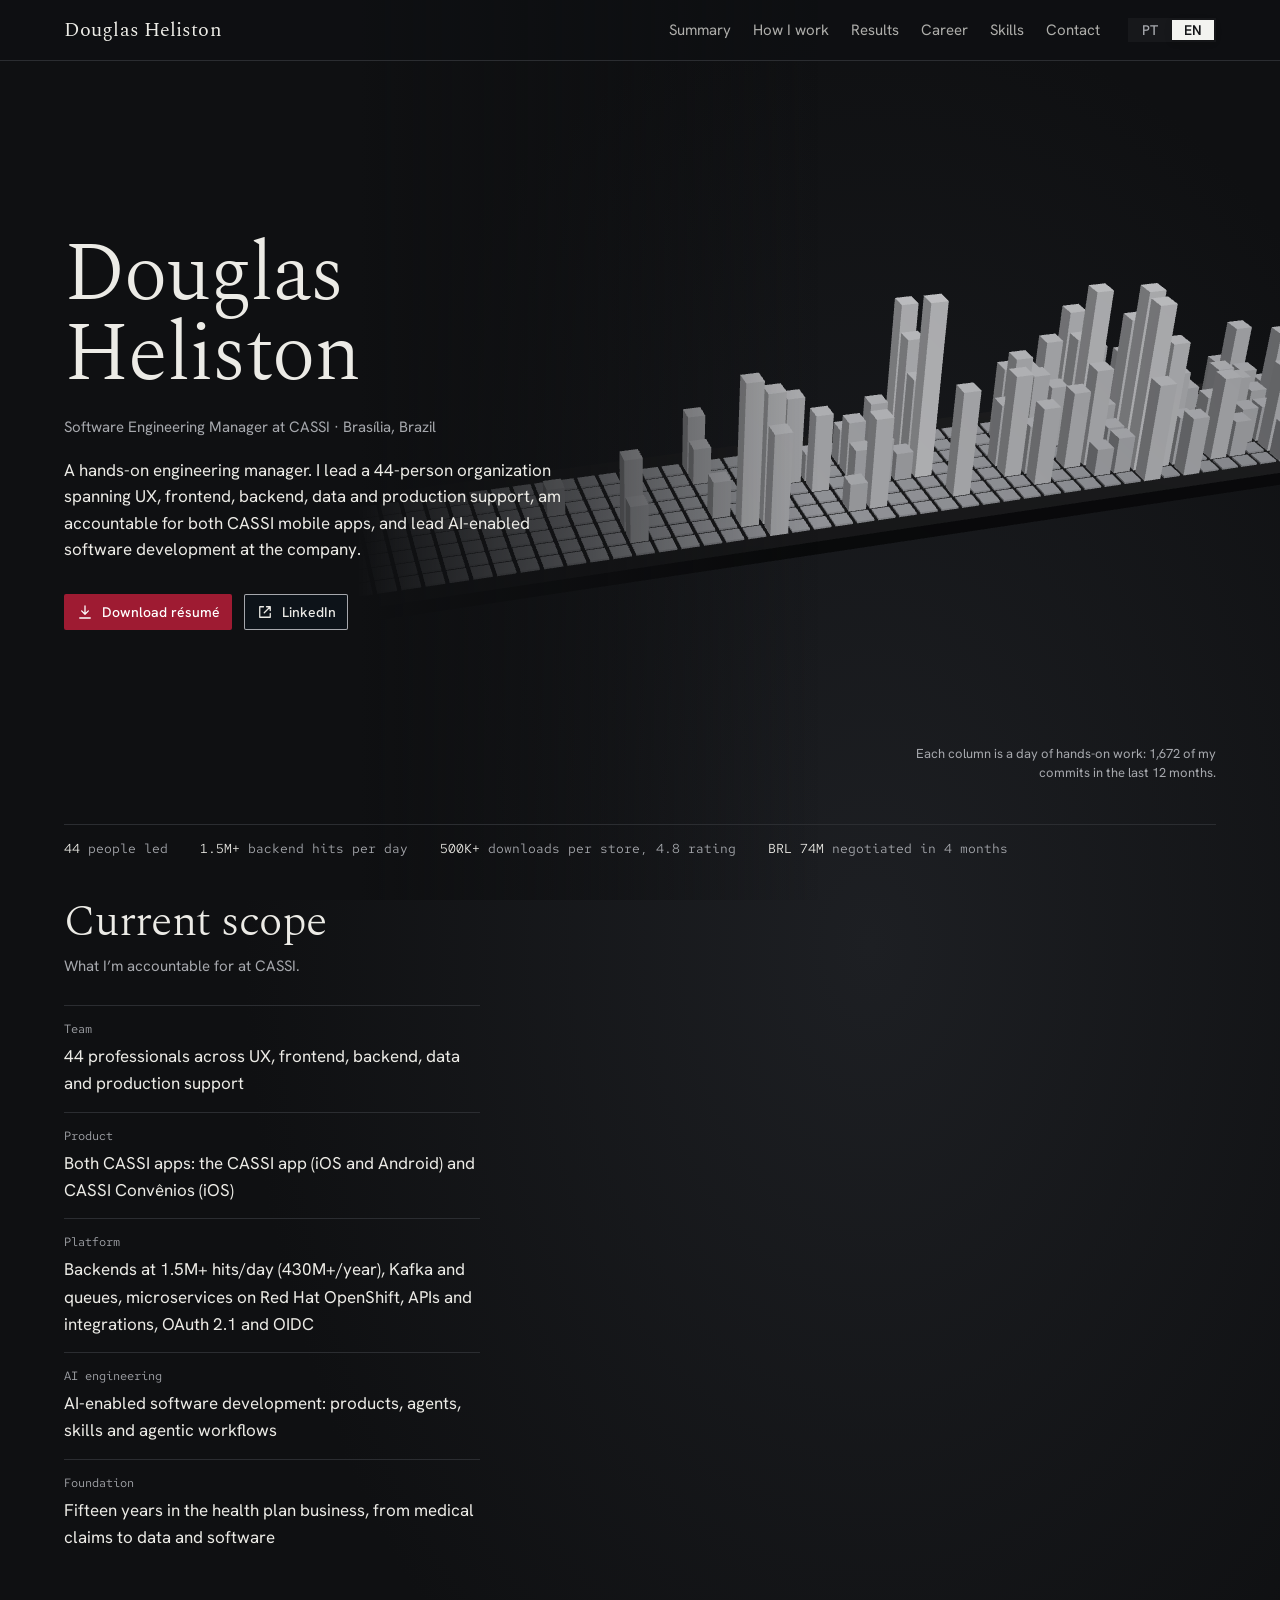
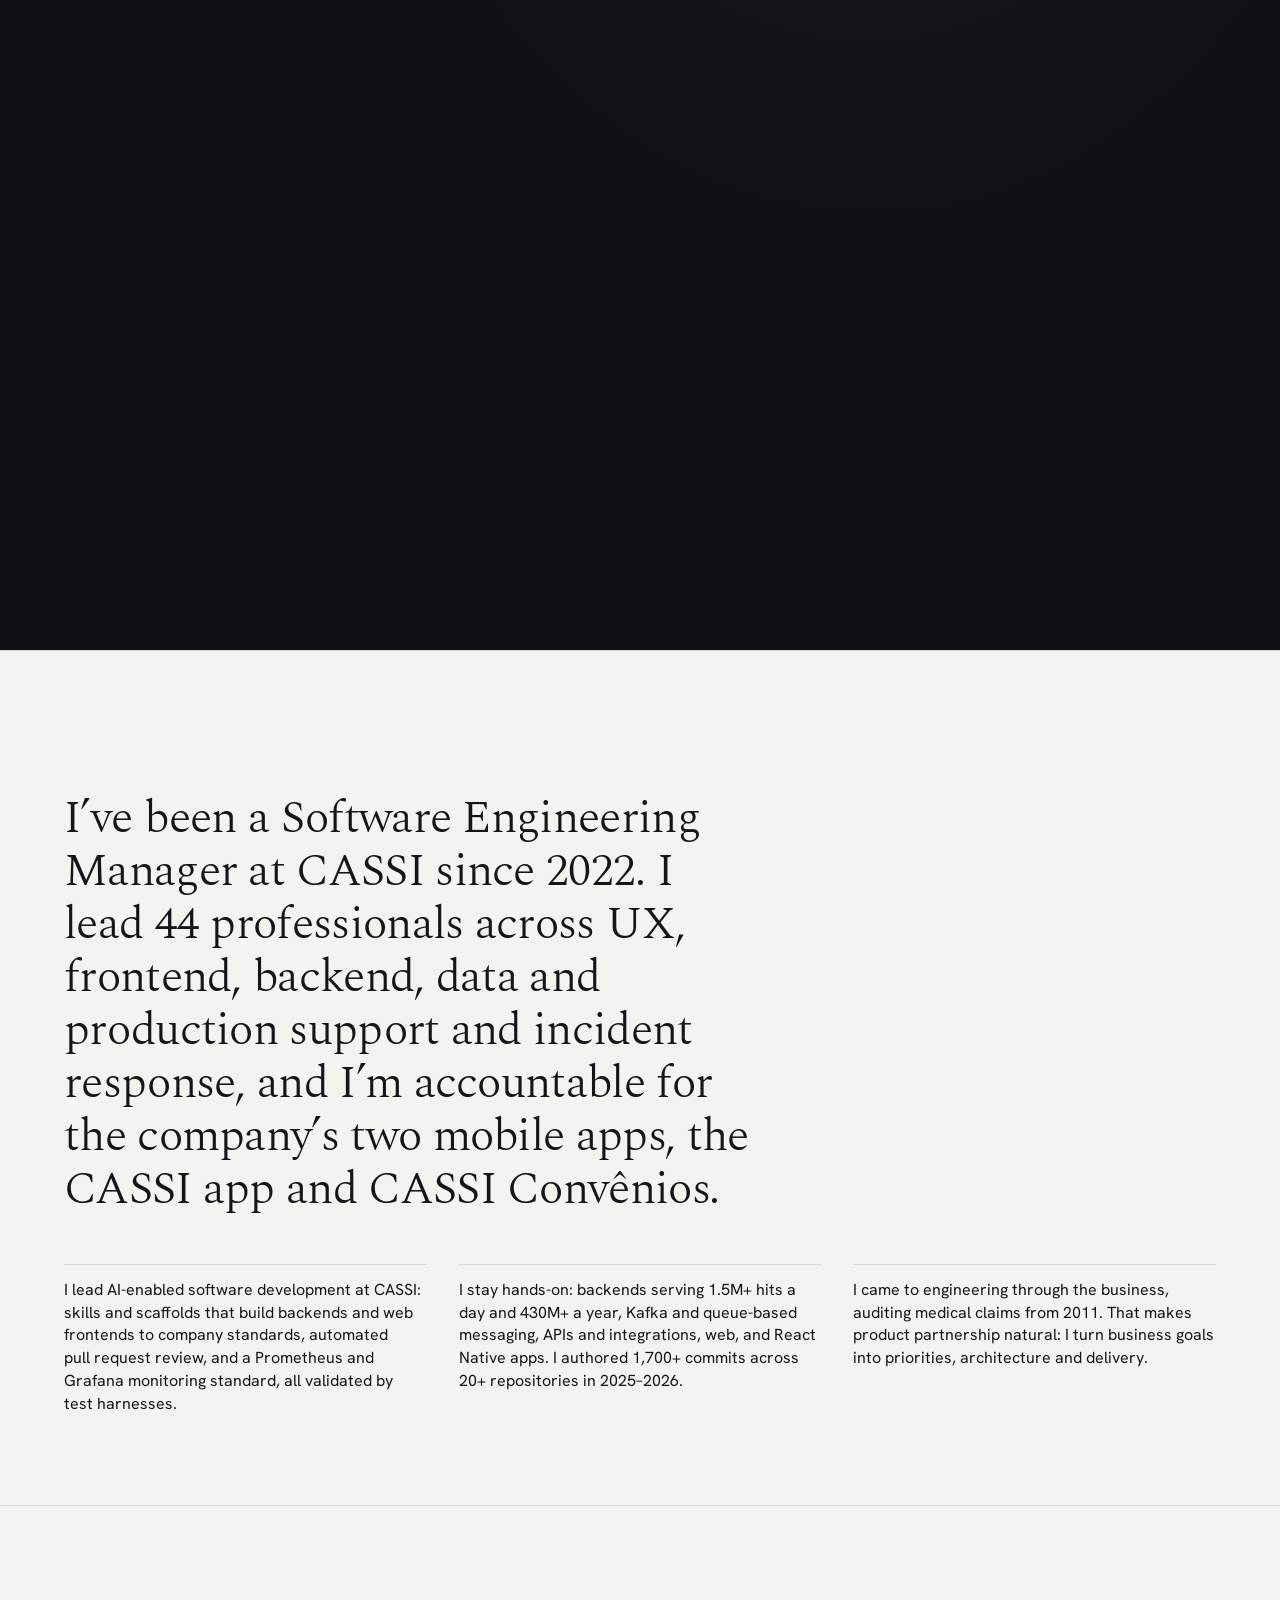
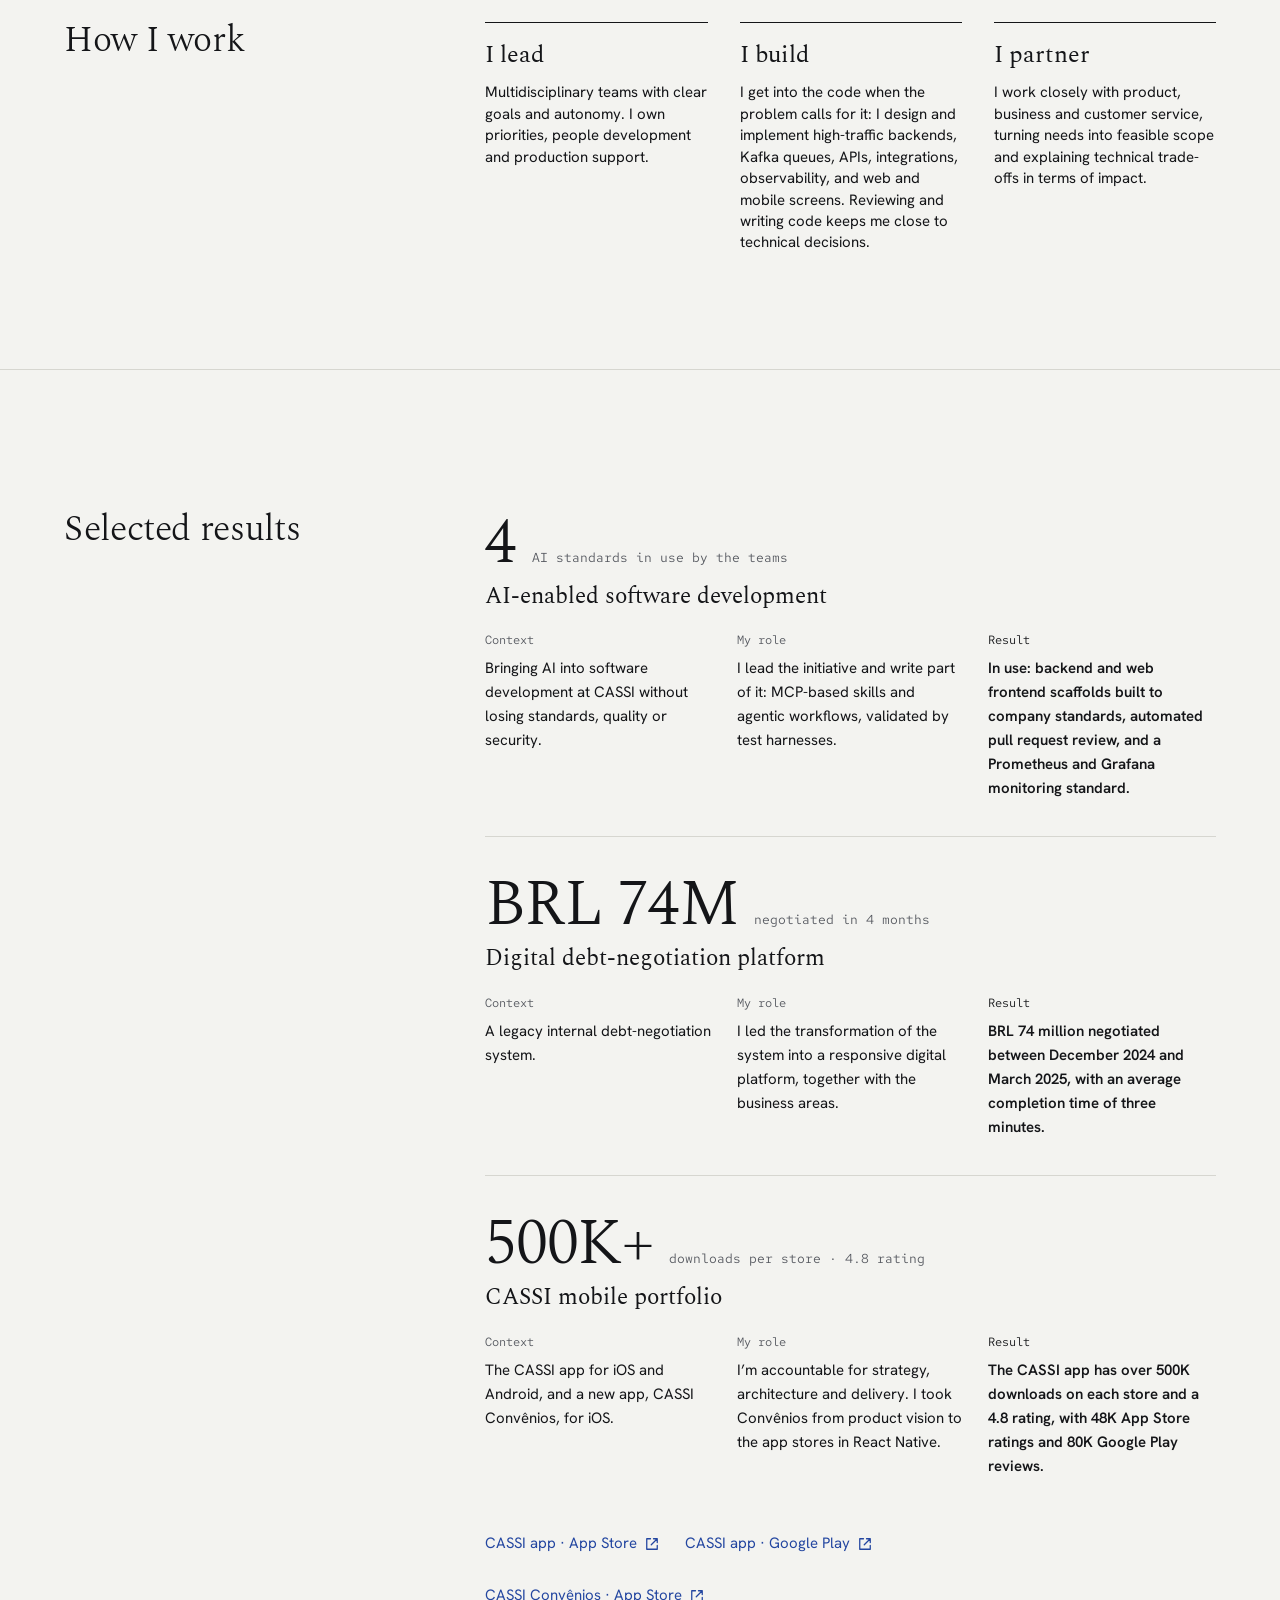
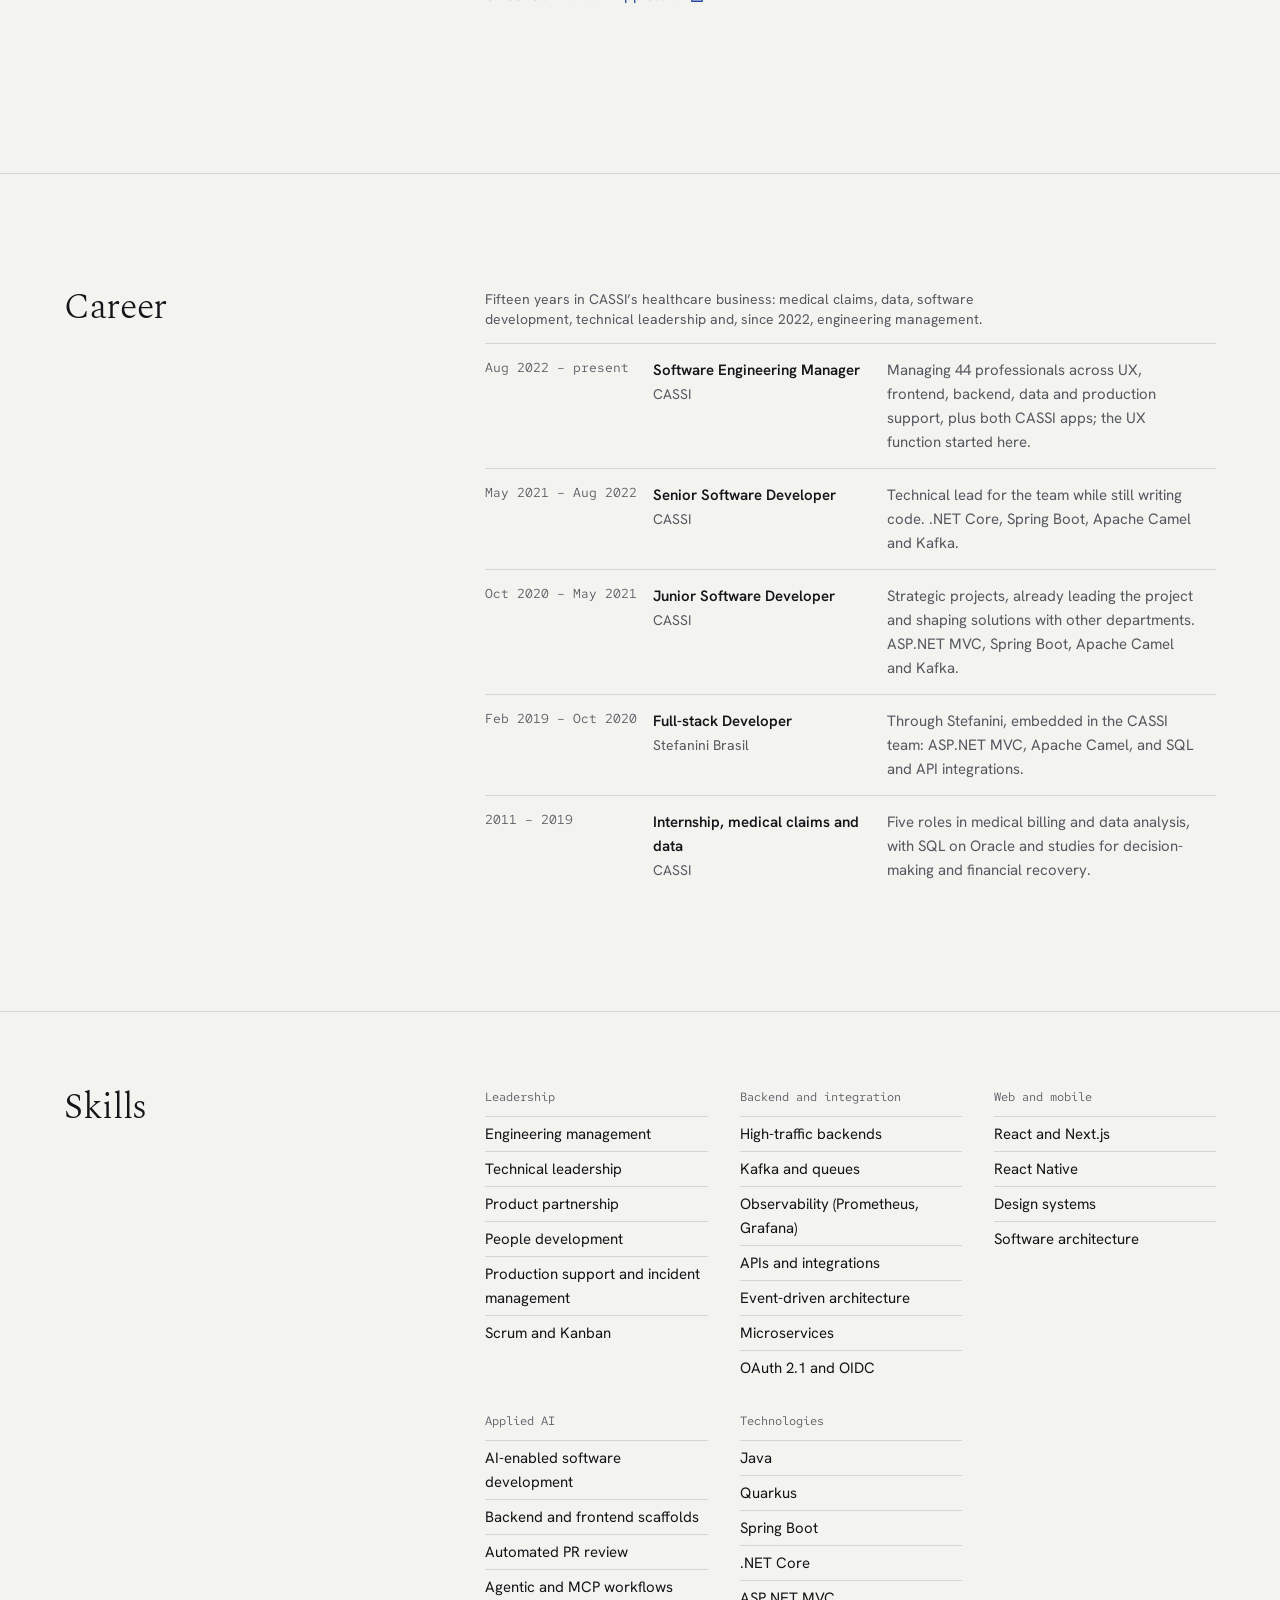
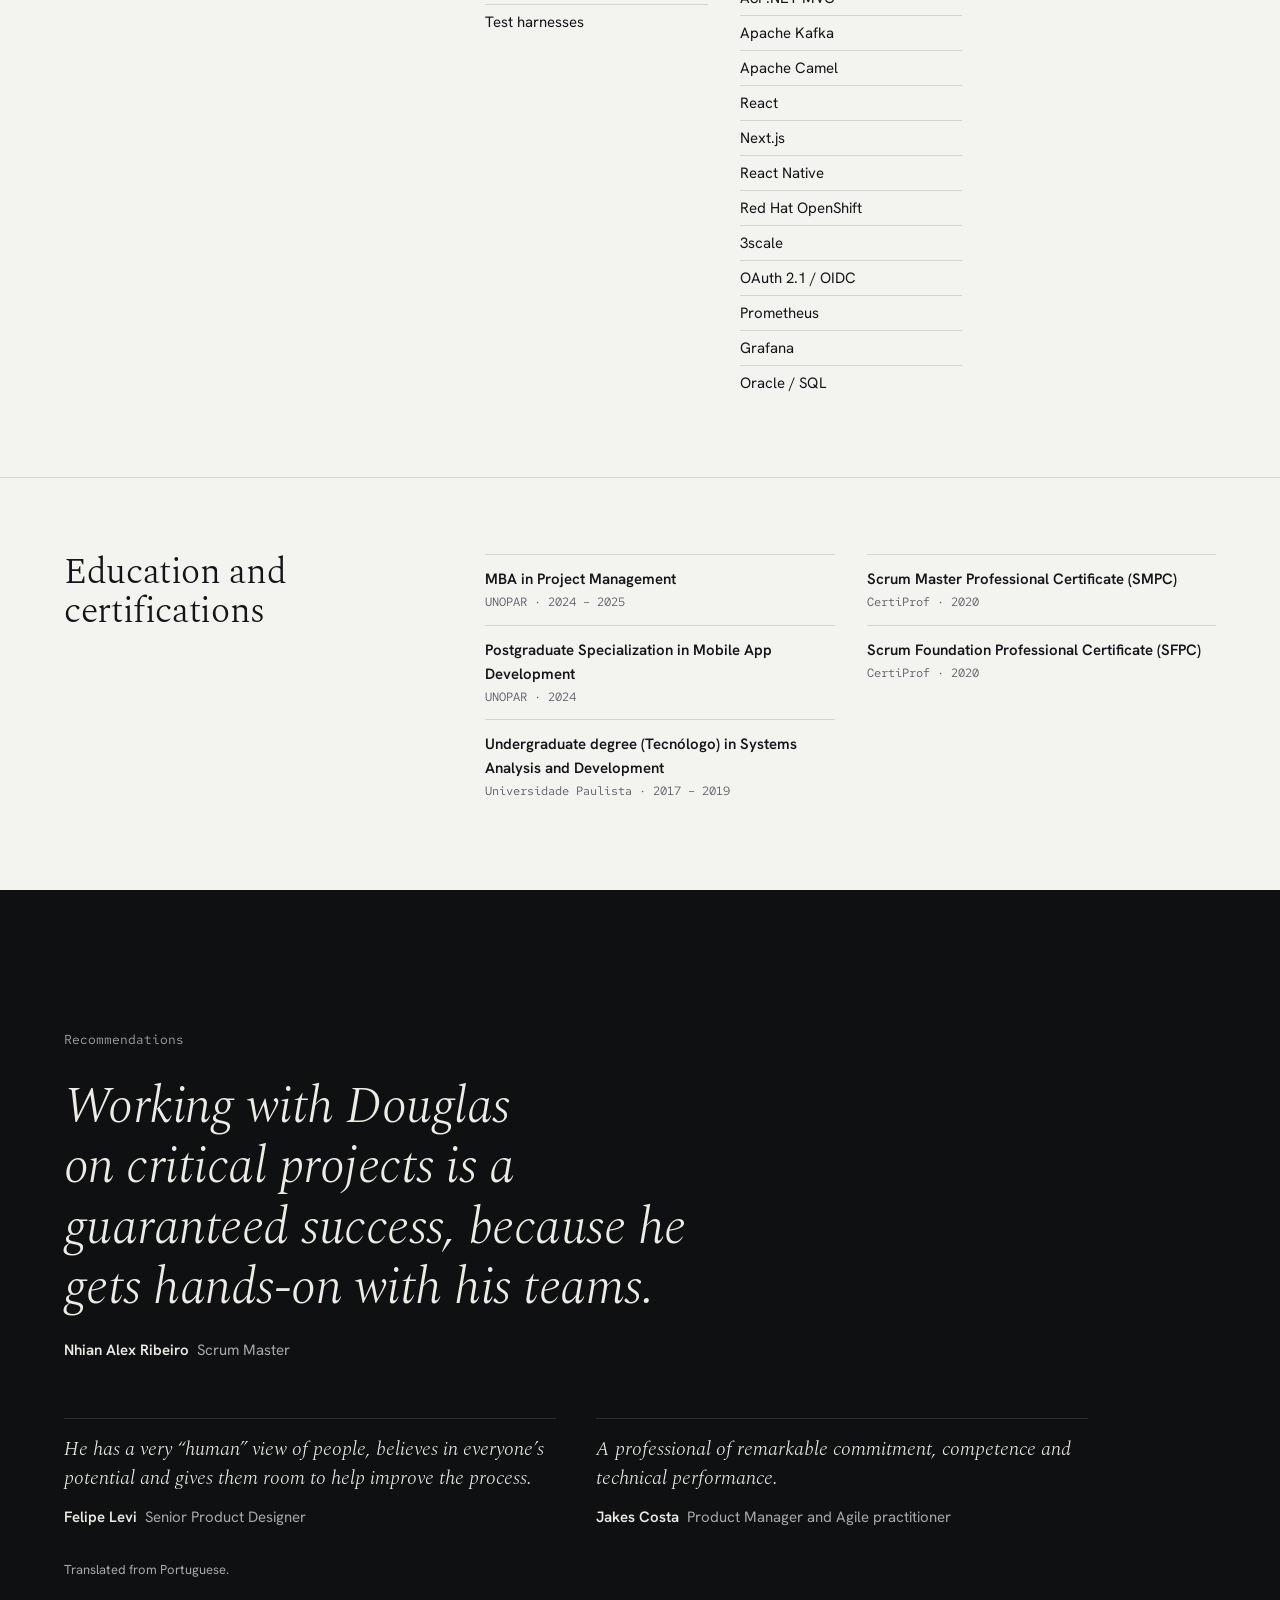
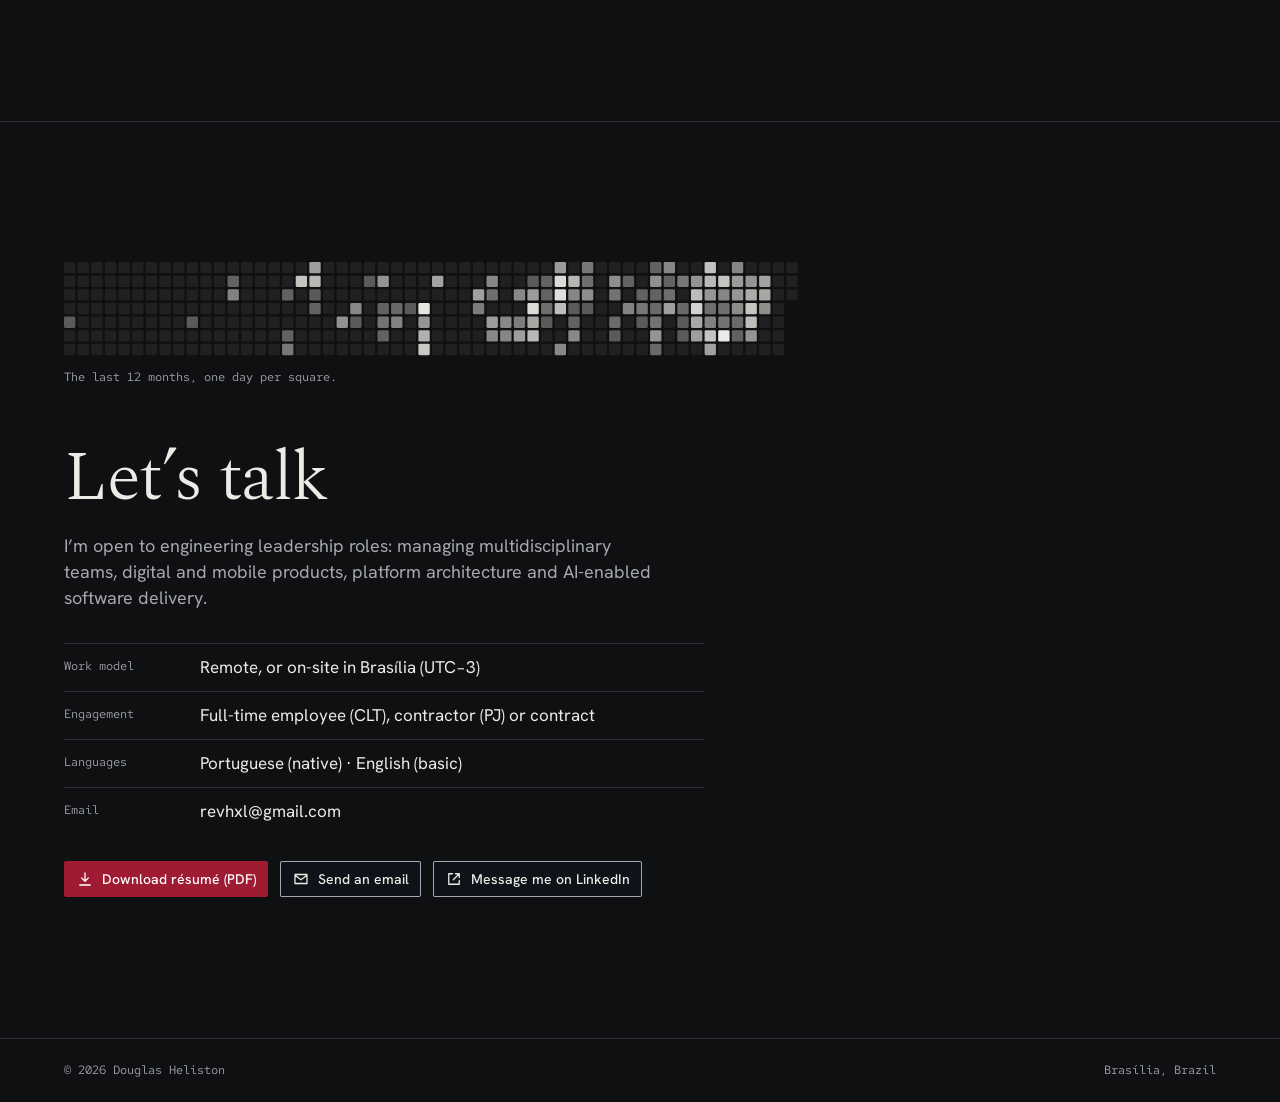
<file: index.html>
<!doctype html>
<html lang="pt-BR">
  <head>
    <meta charset="UTF-8" />
    <meta name="viewport" content="width=device-width, initial-scale=1" />
    <title>Douglas Heliston · Software Engineering Manager</title>
    <meta name="description" content="Software Engineering Manager na CASSI. Lidero 44 profissionais em times de UX, frontend, backend, dados e sustentação de incidentes, e os dois apps da CASSI." />
    <meta name="author" content="Douglas Heliston" />
    <meta name="theme-color" content="#0f1012" />
    <!-- compartilhamento (LinkedIn, WhatsApp, Slack) -->
    <meta property="og:type" content="profile" />
    <meta property="og:title" content="Douglas Heliston · Software Engineering Manager" />
    <meta property="og:description" content="Engineering Manager com mão no código na CASSI: 44 profissionais de UX, frontend, backend, dados e sustentação, e desenvolvimento de software com IA. App com 500 mil+ downloads por loja e nota 4,8; R$ 74 mi negociados em 4 meses." />
    <link rel="canonical" href="https://douglasheliston.github.io/" />
    <meta property="og:url" content="https://douglasheliston.github.io/" />
    <meta property="og:image" content="https://douglasheliston.github.io/og.jpg" />
    <meta property="og:image:width" content="1200" />
    <meta property="og:image:height" content="630" />
    <meta property="og:locale" content="pt_BR" />
    <meta property="og:locale:alternate" content="en_US" />
    <meta property="profile:first_name" content="Douglas" />
    <meta property="profile:last_name" content="Heliston" />
    <meta name="twitter:card" content="summary_large_image" />
    <link rel="icon" href="data:image/svg+xml,%3Csvg xmlns='http://www.w3.org/2000/svg' viewBox='0 0 100 100'%3E%3Crect width='100' height='100' rx='18' fill='%230f1012'/%3E%3Ccircle cx='50' cy='50' r='30' fill='none' stroke='%23c4c7cd' stroke-width='6'/%3E%3Ccircle cx='50' cy='50' r='7' fill='%239e1b32'/%3E%3C/svg%3E" />
    <script type="application/ld+json">
      {
        "@context": "https://schema.org",
        "@type": "ProfilePage",
        "mainEntity": {
        "@type": "Person",
        "name": "Douglas Heliston",
        "jobTitle": "Software Engineering Manager",
        "email": "mailto:revhxl@gmail.com",
        "knowsLanguage": ["pt-BR", "en"],
        "worksFor": { "@type": "Organization", "name": "CASSI" },
        "address": { "@type": "PostalAddress", "addressLocality": "Brasília", "addressRegion": "DF", "addressCountry": "BR" },
        "sameAs": ["https://www.linkedin.com/in/douglas-heliston-9a603349/"],
        "alumniOf": [{ "@type": "CollegeOrUniversity", "name": "UNOPAR" }, { "@type": "CollegeOrUniversity", "name": "Universidade Paulista" }],
        "knowsAbout": ["Engineering management", "Software architecture", "Platform engineering", "Mobile apps", "React Native", "Java", "Quarkus", "Apache Kafka", "Red Hat OpenShift", "AI-assisted software engineering"]
        }
      }
    </script>
    <script type="module" crossorigin src="./assets/main-DsLvBL5i.js"></script>
    <link rel="modulepreload" crossorigin href="./assets/jsx-runtime-Wy9s6hX0.js">
    <link rel="modulepreload" crossorigin href="./assets/lang-heZiEwDN.js">
    <link rel="stylesheet" crossorigin href="./assets/main-uzViZn7N.css">
  </head>
  <body>
    <div id="root"></div>
    <noscript>
      <h1>Douglas Heliston</h1>
      <p>Software Engineering Manager na CASSI. Lidero 44 profissionais em times de UX, frontend, backend, dados e sustentação de incidentes, e os dois apps da CASSI. App CASSI com mais de 500 mil downloads por loja e nota 4,8; plataforma digital de negociação de débitos com R$ 74 milhões negociados em quatro meses.</p>
      <p><a href="cv/douglas-heliston-curriculo.pdf">Currículo (PDF)</a> · <a href="https://www.linkedin.com/in/douglas-heliston-9a603349/">LinkedIn</a> · <a href="mailto:revhxl@gmail.com">revhxl@gmail.com</a></p>
    </noscript>
  </body>
</html>
</file>
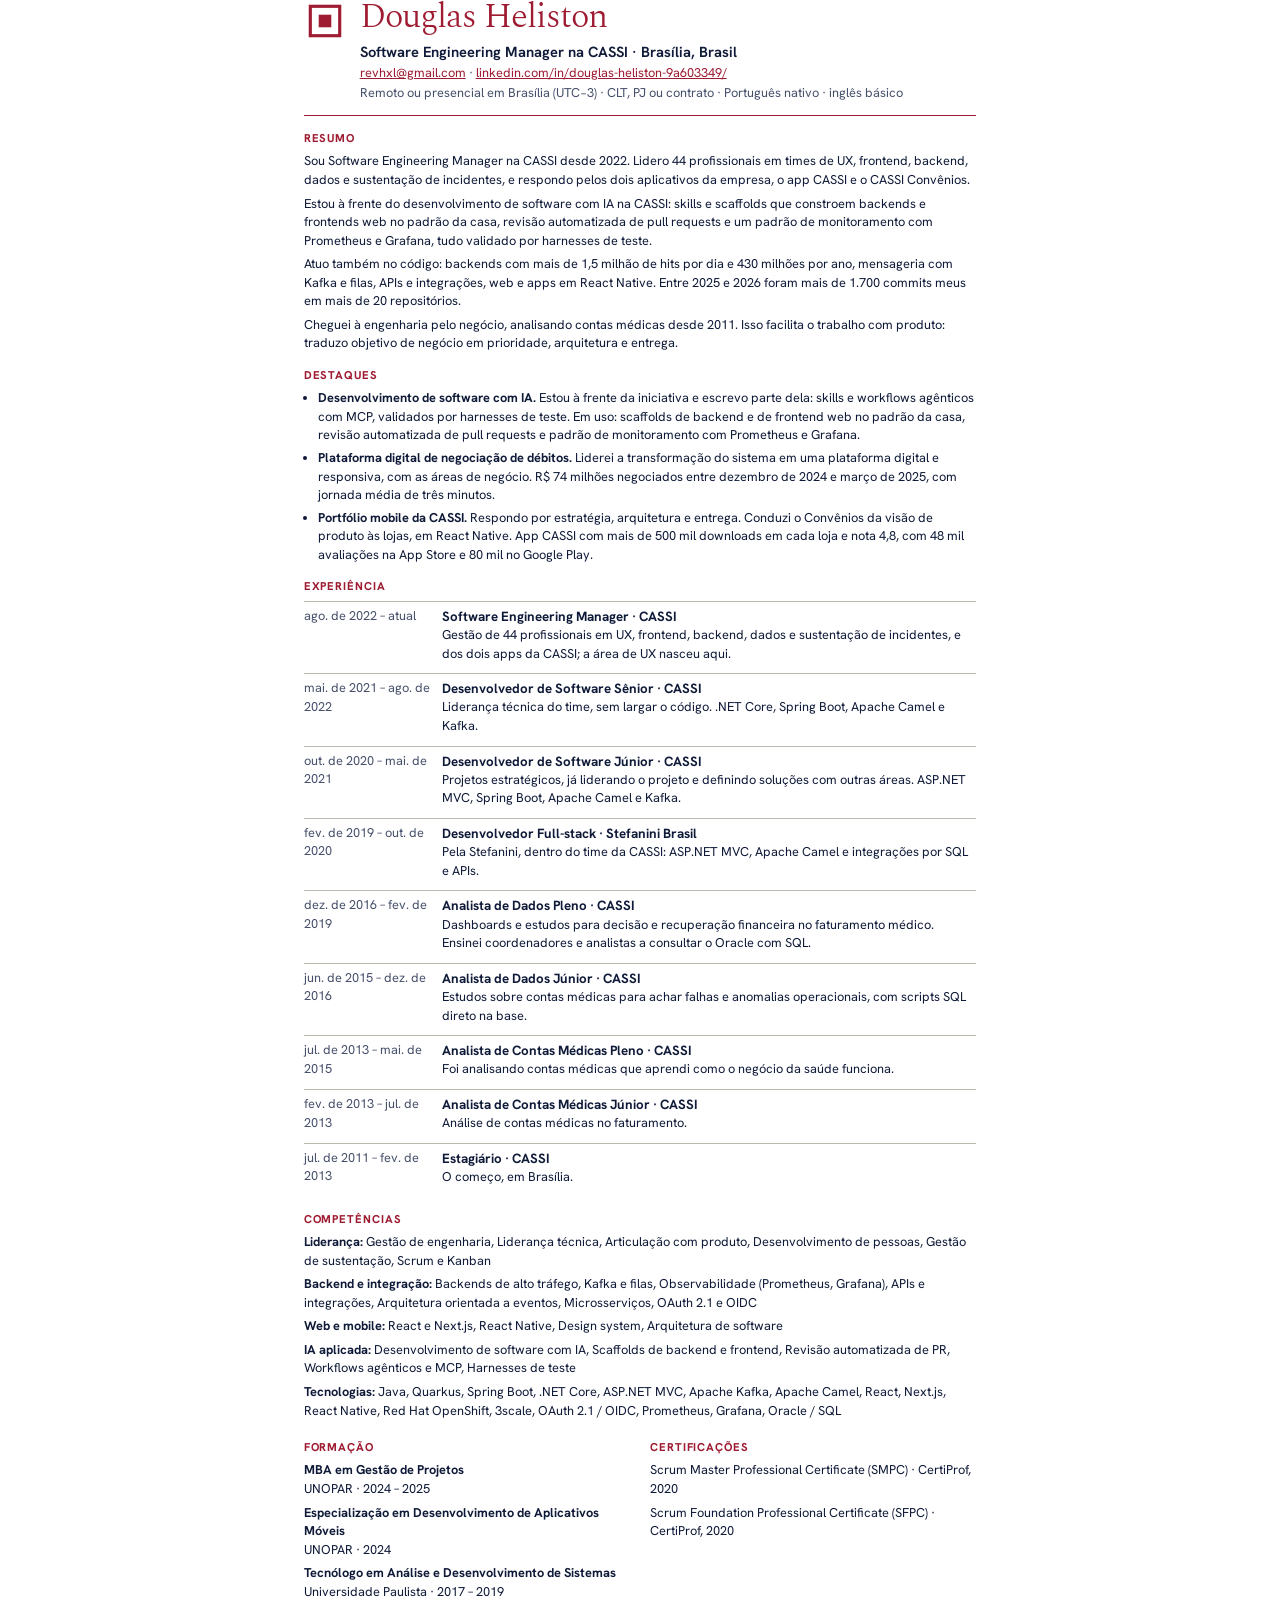
<file: cv.html>
<!doctype html>
<html lang="pt-BR">
  <head>
    <meta charset="UTF-8" />
    <meta name="viewport" content="width=device-width, initial-scale=1" />
    <title>Douglas Heliston · CV</title>
    <script type="module" crossorigin src="./assets/cv-CuJUI01x.js"></script>
    <link rel="modulepreload" crossorigin href="./assets/jsx-runtime-Wy9s6hX0.js">
    <link rel="modulepreload" crossorigin href="./assets/lang-heZiEwDN.js">
    <link rel="stylesheet" crossorigin href="./assets/cv-CKnFt4Gd.css">
  </head>
  <body>
    <div id="root"></div>
  </body>
</html>
</file>
<file: assets/main-uzViZn7N.css>
@layer reset{:where(*),:where(*):before,:where(*):after{box-sizing:border-box;border:0 solid}:where(html){-webkit-text-size-adjust:100%;tab-size:4;--lightningcss-light:initial;--lightningcss-dark: ;color-scheme:light dark;line-height:1.5}@media (prefers-color-scheme:dark){:where(html){--lightningcss-light: ;--lightningcss-dark:initial}}:where(body){line-height:inherit;-webkit-font-smoothing:antialiased;-moz-osx-font-smoothing:grayscale;margin:0}:where(h1,h2,h3,h4,h5,h6){font-size:inherit;font-weight:inherit}:where(h1,h2,h3,h4,h5,h6,p,blockquote,figure,pre,dl,dd){margin:0}:where(a){color:inherit;-webkit-text-decoration:inherit;text-decoration:inherit}:where(b,strong){font-weight:bolder}:where(code,kbd,samp,pre){font-family:ui-monospace,SFMono-Regular,Menlo,Monaco,Consolas,Liberation Mono,Courier New,monospace;font-size:1em}:where(small){font-size:80%}:where(sub,sup){vertical-align:baseline;font-size:75%;line-height:0;position:relative}:where(sub){bottom:-.25em}:where(sup){top:-.5em}:where(ol,ul,menu){margin:0;padding:0;list-style:none}:where(img,svg,video,canvas,audio,iframe,embed,object){vertical-align:middle;display:block}:where(img,video){max-width:100%;height:auto}:where(button,input,optgroup,select,textarea){font:inherit;color:inherit;margin:0;padding:0}:where(button,[type=button],[type=reset],[type=submit]){appearance:button;background-color:#0000;background-image:none}:where(button,[role=button]){cursor:pointer}:where(:disabled,[aria-disabled=true]){cursor:default}:where(textarea){resize:vertical}:where(input,textarea)::placeholder{opacity:1;color:var(--color-text-secondary,var(--lightningcss-light,#4e606f)var(--lightningcss-dark,#aaafb5))}:where([list])::-webkit-calendar-picker-indicator{line-height:1}:where([type=search])::-webkit-search-decoration{-webkit-appearance:none}:where([type=search])::-webkit-search-cancel-button{-webkit-appearance:none}:where(fieldset){margin:0;padding:0}:where(legend){padding:0}:where(table){text-indent:0;border-color:inherit;border-collapse:collapse}:where(hr){height:0;color:inherit;border-top-width:1px}:where(summary){display:list-item}:where(dialog){outline:none;padding:0}:where([hidden]:not([hidden=until-found i])){display:none}:where(html){-webkit-tap-highlight-color:transparent}:where(html[data-theme=light]){--lightningcss-light:initial;--lightningcss-dark: ;color-scheme:light}:where(html[data-theme=dark]){--lightningcss-light: ;--lightningcss-dark:initial;color-scheme:dark}:where(html:not([data-theme])){--lightningcss-light:initial;--lightningcss-dark: ;color-scheme:light dark}@media (prefers-color-scheme:dark){:where(html:not([data-theme])){--lightningcss-light: ;--lightningcss-dark:initial}}:where([data-astryx-media=dark]){--lightningcss-light: ;--lightningcss-dark:initial;color-scheme:dark}:where([data-astryx-media=light]){--lightningcss-light:initial;--lightningcss-dark: ;color-scheme:light}@scope([data-astryx-theme=neutral]) to ([data-astryx-theme]){:where(h1,h2,h3,h4,h5,h6){font-family:var(--font-family-heading);color:var(--color-text-primary)}:where(h1){font-size:var(--text-heading-1-size);font-weight:var(--text-heading-1-weight);line-height:var(--text-heading-1-leading)}:where(h2){font-size:var(--text-heading-2-size);font-weight:var(--text-heading-2-weight);line-height:var(--text-heading-2-leading)}:where(h3){font-size:var(--text-heading-3-size);font-weight:var(--text-heading-3-weight);line-height:var(--text-heading-3-leading)}:where(h4){font-size:var(--text-heading-4-size);font-weight:var(--text-heading-4-weight);line-height:var(--text-heading-4-leading)}:where(h5){font-size:var(--text-heading-5-size);font-weight:var(--text-heading-5-weight);line-height:var(--text-heading-5-leading)}:where(h6){font-size:var(--text-heading-6-size);font-weight:var(--text-heading-6-weight);line-height:var(--text-heading-6-leading)}:where(p){font-family:var(--font-family-body);font-size:var(--text-body-size);font-weight:var(--text-body-weight);line-height:var(--text-body-leading);color:var(--color-text-primary)}:where(small){font-size:var(--text-supporting-size);font-weight:var(--text-supporting-weight);line-height:var(--text-supporting-leading);color:var(--color-text-secondary)}:where(code,pre){font-family:var(--font-family-code);font-size:var(--text-code-size);line-height:var(--text-code-leading)}:where(hr){border:none;border-top:1px solid var(--color-border)}}}@layer astryx-base{@property --x---_avatar-group-overlap{syntax:"*";inherits:false}@property --x---_codeblock-gutter-width{syntax:"*";inherits:false}@property --x---_hover-delay{syntax:"*";inherits:false}@property --x---_layer-keyboard-inset-block-end{syntax:"*";inherits:false}@property --x---_layer-keyboard-max-block-size{syntax:"*";inherits:false}@property --x---_layer-keyboard-overflow{syntax:"*";inherits:false}@property --x---_tab-indicator-bottom{syntax:"*";inherits:false}@property --x---container-max-height{syntax:"*";inherits:false}@property --x---layout-alignment-width{syntax:"*";inherits:false}@property --x---layout-content-width{syntax:"*";inherits:false}@property --x-126w13d{syntax:"*";inherits:false}@property --x-1x09wtl{syntax:"*";inherits:false}@property --x-1xmrurk{syntax:"*";inherits:false}@property --x-4drmnv{syntax:"*";inherits:false}@property --x-animationDelay{syntax:"*";inherits:false}@property --x-aspectRatio{syntax:"*";inherits:false}@property --x-backgroundColor{syntax:"*";inherits:false}@property --x-borderWidth{syntax:"*";inherits:false}@property --x-bottom{syntax:"*";inherits:false}@property --x-bzn8up{syntax:"*";inherits:false}@property --x-color{syntax:"*";inherits:false}@property --x-counterReset{syntax:"*";inherits:false}@property --x-fontSize{syntax:"*";inherits:false}@property --x-fqzwsx{syntax:"*";inherits:false}@property --x-gap{syntax:"*";inherits:false}@property --x-ggj8vv{syntax:"*";inherits:false}@property --x-gridAutoRows{syntax:"*";inherits:false}@property --x-gridTemplateColumns{syntax:"*";inherits:false}@property --x-height{syntax:"*";inherits:false}@property --x-inlineSize{syntax:"*";inherits:false}@property --x-insetBlockStart{syntax:"*";inherits:false}@property --x-insetInlineEnd{syntax:"*";inherits:false}@property --x-insetInlineStart{syntax:"*";inherits:false}@property --x-marginBlock{syntax:"*";inherits:false}@property --x-marginBlockEnd{syntax:"*";inherits:false}@property --x-marginBlockStart{syntax:"*";inherits:false}@property --x-marginInline{syntax:"*";inherits:false}@property --x-marginInlineEnd{syntax:"*";inherits:false}@property --x-marginInlineStart{syntax:"*";inherits:false}@property --x-maxBlockSize{syntax:"*";inherits:false}@property --x-maxHeight{syntax:"*";inherits:false}@property --x-maxWidth{syntax:"*";inherits:false}@property --x-minHeight{syntax:"*";inherits:false}@property --x-minWidth{syntax:"*";inherits:false}@property --x-overflowX{syntax:"*";inherits:false}@property --x-overflowY{syntax:"*";inherits:false}@property --x-paddingBlock{syntax:"*";inherits:false}@property --x-paddingBlockEnd{syntax:"*";inherits:false}@property --x-paddingInline{syntax:"*";inherits:false}@property --x-paddingInlineEnd{syntax:"*";inherits:false}@property --x-paddingInlineStart{syntax:"*";inherits:false}@property --x-top{syntax:"*";inherits:false}@property --x-transform{syntax:"*";inherits:false}@property --x-WebkitLineClamp{syntax:"*";inherits:false}@property --x-width{syntax:"*";inherits:false}@property --x-16m2d0h{syntax:"*";inherits:true}@property --x-1dd27dc{syntax:"*";inherits:true}@property --x-flj70p{syntax:"*";inherits:true}@property --x-nsbhg8{syntax:"*";inherits:true}@property --x-owu7oy{syntax:"*";inherits:true}@property --astryx-press-alpha{syntax:"<number>";inherits:true;initial-value:0}@keyframes x10jkm1t-B{0%{--astryx-press-alpha:1}to{--astryx-press-alpha:0}}@keyframes x1ofkhwi-B{0%{color:color-mix(in oklab,var(--color-text-primary),var(--color-text-secondary))}50%{color:var(--color-text-primary)}to{color:color-mix(in oklab,var(--color-text-primary),var(--color-text-secondary))}}@keyframes x188b6p3-B{0%{color:inherit}to{color:#0000}}@keyframes xuvekqa-B{0%{opacity:.3}50%{opacity:1}to{opacity:.3}}@keyframes x1tut0r7-B{0%{opacity:.3;transform:rotateX(52deg)scale(.86)}50%{opacity:1;transform:rotateX(0)scale(1)}to{opacity:.3;transform:rotateX(-52deg)scale(.86)}}@keyframes x13kz0yu-B{0%,to{opacity:1}50%{opacity:.5}}@keyframes x132z07p-B{0%{opacity:.25}9.99%{opacity:.25}10%{opacity:.325}19.99%{opacity:.325}20%{opacity:.4}29.99%{opacity:.4}30%{opacity:.475}39.99%{opacity:.475}40%{opacity:.55}49.99%{opacity:.55}50%{opacity:.625}59.99%{opacity:.625}60%{opacity:.7}69.99%{opacity:.7}70%{opacity:.775}79.99%{opacity:.775}80%{opacity:.85}89.99%{opacity:.85}90%{opacity:.925}to{opacity:.925}}@keyframes x1jn504y-B{0%{opacity:1}to{opacity:0}}@keyframes x12p7u8f-B{0%{opacity:0;animation-timing-function:ease-in-out}to{opacity:1}}@keyframes x18re5ia-B{0%{opacity:0}to{opacity:1}}@keyframes xtut5q7-B{0%{opacity:1}50%{opacity:.5}to{opacity:1}}@keyframes x1k48ry3-B{0%{opacity:0;transform:scale(.95)}to{opacity:1;transform:scale(1)}}@keyframes x11lauxq-B{0%{opacity:0;transform:translate(var(--dialog-dir-x,0px),var(--dialog-dir-y,16px)) scale(.95)}to{opacity:1;transform:translate(0)scale(1)}}@keyframes xu7jd1z-B{0%{opacity:0;transform:translateX(var(--spacing-2)) scale(.95)}to{opacity:1;transform:translate(0)scale(1)}}@keyframes xwmkjkf-B{0%{opacity:0;transform:translateX(calc(-1 * var(--spacing-2))) scale(.95)}to{opacity:1;transform:translate(0)scale(1)}}@keyframes x1ahk7ht-B{0%{opacity:0;transform:translateY(var(--spacing-2)) scale(.95)}to{opacity:1;transform:translateY(0)scale(1)}}@keyframes xv1hr86-B{0%{opacity:0;transform:translateY(calc(-1 * var(--spacing-2))) scale(.95)}to{opacity:1;transform:translateY(0)scale(1)}}@keyframes x1b6yrix-B{0%{opacity:0;transform:translateY(var(--spacing-2))}to{opacity:1;transform:translateY(0)}}@keyframes xiylxmw-B{0%{opacity:0;transform:translateY(calc(-1 * var(--spacing-2)))}to{opacity:1;transform:translateY(0)}}@keyframes xml828b-B{0%{opacity:1}to{opacity:var(--_progress-bar-pulse-floor)}}@keyframes x11cqc53-B{0%{transform:rotate(0)}to{transform:rotate(36000deg)}}@keyframes x18sn2u9-B{0%{transform:rotateX(52deg)scale(.86)}50%{transform:rotateX(0)scale(1)}to{transform:rotateX(-52deg)scale(.86)}}@keyframes x1c2q33o-B{0%{transform:translate(100%)}to{transform:translate(-250%)}}@keyframes xr3m334-B{0%{transform:translate(-100%)}to{transform:translate(250%)}}@keyframes x1xhkexc-B{0%{opacity:0;width:0;margin-inline-end:0}to{width:14px;opacity:1;margin-inline-end:var(--spacing-1)}}:root,.x1v1du0q{--_chat-avatar-offset:0px}:root,.x1qqxm5o{--astryx-press-alpha:0}:root,.xafi2nm{--border-width:1px}:root,.xj0fimd{--color-accent:var(--lightningcss-light,#0064e0)var(--lightningcss-dark,#0171e3);--color-accent-muted:var(--lightningcss-light,#0082fb33)var(--lightningcss-dark,#0082fb3f);--color-on-accent:#fff;--color-neutral:var(--lightningcss-light,#0536591a)var(--lightningcss-dark,#dfe2e533);--color-background-surface:var(--lightningcss-light,#fff)var(--lightningcss-dark,#1f1f22);--color-background-body:var(--lightningcss-light,#f1f4f7)var(--lightningcss-dark,#111112);--color-overlay:var(--lightningcss-light,#01122866)var(--lightningcss-dark,#11111299);--color-overlay-hover:var(--lightningcss-light,#0536590c)var(--lightningcss-dark,#ffffff0c);--color-overlay-pressed:var(--lightningcss-light,#05365919)var(--lightningcss-dark,#ffffff19);--color-background-muted:var(--lightningcss-light,#0536590c)var(--lightningcss-dark,#1111127f);--color-text-primary:var(--lightningcss-light,#0a1317)var(--lightningcss-dark,#dfe2e5);--color-text-secondary:var(--lightningcss-light,#4e606f)var(--lightningcss-dark,#aaafb5);--color-text-disabled:var(--lightningcss-light,#a4b0bc)var(--lightningcss-dark,#6f747c);--color-text-accent:var(--lightningcss-light,#0064e0)var(--lightningcss-dark,#3e9efb);--color-on-dark:#fff;--color-on-light:#000;--color-icon-accent:var(--lightningcss-light,#0064e0)var(--lightningcss-dark,#2694fe);--color-icon-primary:var(--lightningcss-light,#0a1317)var(--lightningcss-dark,#dfe2e5);--color-icon-secondary:var(--lightningcss-light,#4e606f)var(--lightningcss-dark,#aaafb5);--color-icon-disabled:var(--lightningcss-light,#a4b0bc)var(--lightningcss-dark,#6f747c);--color-background-card:var(--lightningcss-light,#fff)var(--lightningcss-dark,#1f1f22);--color-background-popover:var(--lightningcss-light,#fff)var(--lightningcss-dark,#28292c);--color-background-inverted:var(--lightningcss-light,#0a1317)var(--lightningcss-dark,#fff);--color-background-error-inverted:var(--lightningcss-light,#aa071e)var(--lightningcss-dark,#e3193b);--color-info:#0064e0;--color-info-muted:var(--lightningcss-light,#0082fb33)var(--lightningcss-dark,#0082fb3f);--color-on-info:#fff;--color-success:#0d8626;--color-success-muted:var(--lightningcss-light,#0b991f33)var(--lightningcss-dark,#0b991f3f);--color-on-success:#fff;--color-error:var(--lightningcss-light,#e3193b)var(--lightningcss-dark,#f5394f);--color-error-muted:var(--lightningcss-light,#e3193b33)var(--lightningcss-dark,#f5394f3f);--color-on-error:var(--lightningcss-light,#fff)var(--lightningcss-dark,#0a1317);--color-warning:var(--lightningcss-light,#e9af08)var(--lightningcss-dark,#f2c00b);--color-warning-muted:var(--lightningcss-light,#e2a40033)var(--lightningcss-dark,#e2a4003f);--color-on-warning:#0a1317;--color-text-info:var(--color-text-blue);--color-text-success:var(--color-text-green);--color-text-warning:var(--color-text-yellow);--color-text-error:var(--color-text-red);--color-icon-info:var(--color-text-info);--color-icon-success:var(--color-text-success);--color-icon-warning:var(--color-text-warning);--color-icon-error:var(--color-text-error);--color-border-info:var(--color-text-info);--color-border-success:var(--color-text-success);--color-border-warning:var(--color-text-warning);--color-border-error:var(--color-text-error);--color-on-info-muted:var(--color-text-blue);--color-on-success-muted:var(--color-text-green);--color-on-warning-muted:var(--color-text-yellow);--color-on-error-muted:var(--color-text-red);--color-border:var(--lightningcss-light,#05365919)var(--lightningcss-dark,#f2f4f619);--color-border-emphasized:var(--lightningcss-light,#ccd3db)var(--lightningcss-dark,#494d53);--color-skeleton:var(--lightningcss-light,#ccd3db)var(--lightningcss-dark,#5a5e66);--color-track:var(--lightningcss-light,#ccd3db)var(--lightningcss-dark,#5a5e66);--color-shadow:var(--lightningcss-light,#0536591a)var(--lightningcss-dark,#0000004d);--color-tint-hover:var(--lightningcss-light,#000)var(--lightningcss-dark,#fff);--color-background-blue:#0171e333;--color-border-blue:var(--lightningcss-light,#0064e0)var(--lightningcss-dark,#2694fe);--color-icon-blue:var(--lightningcss-light,#0064e0)var(--lightningcss-dark,#2694fe);--color-text-blue:var(--lightningcss-light,#042f97)var(--lightningcss-dark,#afd7ff);--color-background-cyan:#03a7d733;--color-border-cyan:var(--lightningcss-light,#089dd0)var(--lightningcss-dark,#0171a4);--color-icon-cyan:var(--lightningcss-light,#00acc1)var(--lightningcss-dark,#26c6da);--color-text-cyan:var(--lightningcss-light,#014975)var(--lightningcss-dark,#a1eef9);--color-background-gray:var(--lightningcss-light,#0a131733)var(--lightningcss-dark,#666a724c);--color-border-gray:var(--lightningcss-light,#647685)var(--lightningcss-dark,#748695);--color-icon-gray:var(--lightningcss-light,#4e606f)var(--lightningcss-dark,#aaafb5);--color-text-gray:var(--lightningcss-light,#0a1317)var(--lightningcss-dark,#e7eaed);--color-background-green:#24bb5e33;--color-border-green:var(--lightningcss-light,#0d8626)var(--lightningcss-dark,#0b991f);--color-icon-green:var(--lightningcss-light,#0d8626)var(--lightningcss-dark,#26a756);--color-text-green:var(--lightningcss-light,#09441f)var(--lightningcss-dark,#a5f690);--color-background-orange:#f2790233;--color-border-orange:var(--lightningcss-light,#eb6e00)var(--lightningcss-dark,#b34a01);--color-icon-orange:var(--lightningcss-light,#e9690b)var(--lightningcss-dark,#fb8c00);--color-text-orange:var(--lightningcss-light,#6b2203)var(--lightningcss-dark,#fdb876);--color-background-pink:#e638b333;--color-border-pink:var(--lightningcss-light,#f351c0)var(--lightningcss-dark,#c02294);--color-icon-pink:var(--lightningcss-light,#c2185b)var(--lightningcss-dark,#ec407a);--color-text-pink:var(--lightningcss-light,#650053)var(--lightningcss-dark,#feade3);--color-background-purple:#7952ff33;--color-border-purple:var(--lightningcss-light,#9081ff)var(--lightningcss-dark,#7340fe);--color-icon-purple:var(--lightningcss-light,#5b08d8)var(--lightningcss-dark,#7952ff);--color-text-purple:var(--lightningcss-light,#3e0697)var(--lightningcss-dark,#b3b0fe);--color-background-red:#e3193b33;--color-border-red:var(--lightningcss-light,#e3193b)var(--lightningcss-dark,#f5394f);--color-icon-red:var(--lightningcss-light,#d31130)var(--lightningcss-dark,#e3193b);--color-text-red:var(--lightningcss-light,#7b0210)var(--lightningcss-dark,#ffb2b8);--color-background-teal:#0db7af33;--color-border-teal:var(--lightningcss-light,#08a3a3)var(--lightningcss-dark,#08767d);--color-icon-teal:var(--lightningcss-light,#009688)var(--lightningcss-dark,#26a69a);--color-text-teal:var(--lightningcss-light,#083943)var(--lightningcss-dark,#40dccd);--color-background-yellow:#e2a40033;--color-border-yellow:var(--lightningcss-light,#c58600)var(--lightningcss-dark,#b47700);--color-icon-yellow:var(--lightningcss-light,#fbc02d)var(--lightningcss-dark,#ffee58);--color-text-yellow:var(--lightningcss-light,#753f07)var(--lightningcss-dark,#fbce03)}:root,.x7j7z01{--color-data-categorical-blue:#0171e3;--color-data-categorical-orange:#eb6e00;--color-data-categorical-purple:#6b1efd;--color-data-categorical-green:#0b991f;--color-data-categorical-pink:#f351c0;--color-data-categorical-cyan:#0171a4;--color-data-categorical-red:#f5394f;--color-data-categorical-teal:#08a3a3;--color-data-categorical-brown:#965e03;--color-data-categorical-indigo:#6f8aff;--color-data-neutral:var(--lightningcss-light,#8494a3)var(--lightningcss-dark,#8c939b);--color-data-blue-5:#02165e;--color-data-blue-4:#004cbc;--color-data-blue-3:#2694fe;--color-data-blue-2:#78beff;--color-data-blue-1:#dbecff;--color-data-shamrock-5:#0b603d;--color-data-shamrock-4:#138546;--color-data-shamrock-3:#24bb5e;--color-data-shamrock-2:#8ef7aa;--color-data-shamrock-1:#d6fee4;--color-data-orange-5:#a13f04;--color-data-orange-4:#d66100;--color-data-orange-3:#fd9537;--color-data-orange-2:#fdb876;--color-data-orange-1:#ffe6cf;--color-data-pink-5:#8e1073;--color-data-pink-4:#d123a1;--color-data-pink-3:#f989d3;--color-data-pink-2:#feade3;--color-data-pink-1:#fce3f4;--color-data-purple-5:#3e0697;--color-data-purple-4:#6b1efd;--color-data-purple-3:#9081ff;--color-data-purple-2:#b3b0fe;--color-data-purple-1:#e8e8fb;--color-data-red-5:#9d0519;--color-data-red-4:#d31130;--color-data-red-3:#fb7d87;--color-data-red-2:#ffb2b8;--color-data-red-1:#fee4e6;--color-data-teal-5:#08767d;--color-data-teal-4:#0c9293;--color-data-teal-3:#0db7af;--color-data-teal-2:#6ce6d8;--color-data-teal-1:#d7fcf8;--color-data-yellow-5:#8a5001;--color-data-yellow-4:#d69804;--color-data-yellow-3:#fbce03;--color-data-yellow-2:#fcec85;--color-data-yellow-1:#fdf6ba;--color-data-gray-5:var(--lightningcss-light,#25363f)var(--lightningcss-dark,#333338);--color-data-gray-4:var(--lightningcss-light,#5d6c7b)var(--lightningcss-dark,#666a72);--color-data-gray-3:var(--lightningcss-light,#afb9c4)var(--lightningcss-dark,#b2b8be);--color-data-gray-2:var(--lightningcss-light,#ccd3db)var(--lightningcss-dark,#d0d3d6);--color-data-gray-1:var(--lightningcss-light,#f1f4f7)var(--lightningcss-dark,#f2f4f6)}:root,.x14lkjui{--duration-fast-min:.13s;--duration-fast:.175s;--duration-fast-max:.23s;--duration-medium-min:.31s;--duration-medium:.41s;--duration-medium-max:.55s;--duration-slow-min:.73s;--duration-slow:.975s;--duration-slow-max:1.3s;--duration-exit:var(--duration-fast)}:root,.xf09i69{--ease-standard:cubic-bezier(.24, 1, .4, 1);--ease-entrance:cubic-bezier(.24, 1, .4, 1);--ease-move:cubic-bezier(.24, 1, .4, 1);--ease-exit:cubic-bezier(.3, 0, .6, .6)}:root,.xzxs3qz{--focus-outline-width:2px;--focus-outline-style:solid;--focus-outline-color:var(--color-accent);--focus-outline-offset:3px}:root,.x5tdzeq{--font-family-body:-apple-system, BlinkMacSystemFont, "Segoe UI", Roboto, Helvetica, Arial, sans-serif;--font-family-code:"SF Mono", Monaco, Consolas, monospace;--font-family-heading:-apple-system, BlinkMacSystemFont, "Segoe UI", Roboto, Helvetica, Arial, sans-serif}:root,.x1q1ms06{--font-size-4xs:.375rem;--font-size-3xs:.4375rem;--font-size-2xs:.5rem;--font-size-xs:.625rem;--font-size-sm:.75rem;--font-size-base:.875rem;--font-size-lg:1.0625rem;--font-size-xl:1.25rem;--font-size-2xl:1.5rem;--font-size-3xl:1.8125rem;--font-size-4xl:2.1875rem;--font-size-5xl:2.625rem}:root,.x1ccmotb{--font-weight-normal:400;--font-weight-medium:500;--font-weight-semibold:600;--font-weight-bold:700}:root,.xrw1vgx{--radius-none:0px;--radius-inner:4px;--radius-element:8px;--radius-container:12px;--radius-page:28px;--radius-chat:28px;--radius-full:9999px}:root,.xua8qm3{--shadow-low:0px 1px 1px var(--lightningcss-light,#0000001a)var(--lightningcss-dark,#0003), 0px 2px 8px var(--lightningcss-light,#0000001a)var(--lightningcss-dark,#0003);--shadow-med:0px 1px 2px var(--lightningcss-light,#0000001a)var(--lightningcss-dark,#0003), 0px 2px 12px var(--lightningcss-light,#0000001a)var(--lightningcss-dark,#0003);--shadow-high:0px 2px 2px var(--lightningcss-light,#0000001a)var(--lightningcss-dark,#0003), 0px 8px 24px var(--lightningcss-light,#0000001a)var(--lightningcss-dark,#0000004d);--shadow-inset-hover:inset 0px 0px 0px 2px var(--lightningcss-light,#05365926)var(--lightningcss-dark,#dfe2e533);--shadow-inset-selected:inset 0px 0px 0px 2px #0171e380;--shadow-inset-success:inset 0px 0px 0px 2px #26a7564d;--shadow-inset-warning:inset 0px 0px 0px 2px #e2a4004d;--shadow-inset-error:inset 0px 0px 0px 2px #e3193b4d}:root,.xkgjyic{--size-element-sm:28px;--size-element-md:32px;--size-element-lg:36px}:root,.x1kvdh9l{--spacing-0:0rem;--spacing-0-5:.125rem;--spacing-1:.25rem;--spacing-1-5:.375rem;--spacing-2:.5rem;--spacing-3:.75rem;--spacing-4:1rem;--spacing-5:1.25rem;--spacing-6:1.5rem;--spacing-7:1.75rem;--spacing-8:2rem;--spacing-9:2.25rem;--spacing-10:2.5rem;--spacing-11:2.75rem;--spacing-12:3rem}:root,.x1etlgq0{--text-heading-1-size:var(--font-size-2xl);--text-heading-1-weight:var(--font-weight-semibold);--text-heading-1-leading:1.3333;--text-heading-2-size:var(--font-size-xl);--text-heading-2-weight:var(--font-weight-semibold);--text-heading-2-leading:1.4;--text-heading-3-size:var(--font-size-lg);--text-heading-3-weight:var(--font-weight-semibold);--text-heading-3-leading:1.4118;--text-heading-4-size:var(--font-size-base);--text-heading-4-weight:var(--font-weight-semibold);--text-heading-4-leading:1.4286;--text-heading-5-size:var(--font-size-sm);--text-heading-5-weight:var(--font-weight-semibold);--text-heading-5-leading:1.6667;--text-heading-6-size:var(--font-size-xs);--text-heading-6-weight:var(--font-weight-semibold);--text-heading-6-leading:1.6;--text-body-size:var(--font-size-base);--text-body-weight:var(--font-weight-normal);--text-body-leading:1.4286;--text-large-size:var(--font-size-lg);--text-large-weight:var(--font-weight-semibold);--text-large-leading:1.4118;--text-label-size:var(--font-size-base);--text-label-weight:var(--font-weight-medium);--text-label-leading:1.4286;--text-code-size:var(--font-size-base);--text-code-weight:var(--font-weight-normal);--text-code-leading:1.4286;--text-supporting-size:var(--font-size-sm);--text-supporting-weight:var(--font-weight-normal);--text-supporting-leading:1.6667;--text-display-1-size:var(--font-size-5xl);--text-display-1-weight:var(--font-weight-normal);--text-display-1-leading:1.2381;--text-display-2-size:var(--font-size-4xl);--text-display-2-weight:var(--font-weight-normal);--text-display-2-leading:1.2571;--text-display-3-size:var(--font-size-3xl);--text-display-3-weight:var(--font-weight-normal);--text-display-3-leading:1.2414}.x1e3mt4b{--_astryx-reduced-motion:1}.x5ujdhh{--_astryx-text-overflow-wrap:anywhere}.x1c9qq8g{--_astryx-text-overflow-wrap:initial}.xlz5hwt{--_avatar-group-overlap:var(--x---_avatar-group-overlap)}.xdarwi0{--_avatar-radius:var(--radius-element)}.xeincmr{--_avatar-radius:var(--radius-full)}.x877142{--_avatar-radius:var(--radius-none)}.xh8ntw8{--_button-radius:calc(var(--radius-element) - var(--spacing-1))}.xcw7vlg{--_button-radius:max(var(--radius-element),calc(var(--_chat-composer-radius) - var(--_chat-composer-padding)))}.x1rjw8qi{--_button-radius:var(--radius-full)}.xw28qpl{--_card-elevation:0 0 transparent}.xnpe7fx{--_card-elevation:var(--shadow-high)}.x1nn8khe{--_card-elevation:var(--shadow-low)}.x1ovzxg0{--_card-elevation:var(--shadow-med)}.x2kkz0m{--_card-radius:var(--radius-container)}.xr9ms2c{--_card-ring:inset 0 0 0 2px var(--color-accent)}.xgwwt2v{--_card-ring:inset 0 0 0 2px var(--color-border-blue)}.xcdi0x3{--_card-ring:inset 0 0 0 2px var(--color-border-cyan)}.x1m1zkwp{--_card-ring:inset 0 0 0 2px var(--color-border-gray)}.x1485227{--_card-ring:inset 0 0 0 2px var(--color-border-green)}.x1cclxpp{--_card-ring:inset 0 0 0 2px var(--color-border-orange)}.xzs6dn4{--_card-ring:inset 0 0 0 2px var(--color-border-pink)}.x9zgi83{--_card-ring:inset 0 0 0 2px var(--color-border-purple)}.xo8718j{--_card-ring:inset 0 0 0 2px var(--color-border-red)}.xp4e5fy{--_card-ring:inset 0 0 0 2px var(--color-border-teal)}.x1glw7ee{--_card-ring:inset 0 0 0 2px var(--color-border-yellow)}.x3zsw4j{--_card-ring:inset 0 0 0 2px var(--selectable-card-ring-color)}.xwbd0jv{--_chat-avatar-offset:0px}.x18zce08{--_chat-composer-padding:var(--spacing-2)}.xk0ittl{--_chat-composer-padding:var(--spacing-3)}.xx161y6{--_chat-composer-radius:var(--radius-chat)}.x1ectg7s{--_checkbox-row-press-paint:none}.xtk08jq{--_codeblock-gutter-width:var(--x---_codeblock-gutter-width)}.x9pmotm{--_conceal-opacity:0}.x1kgmhs9{--_conceal-opacity:1}.xd1in52{--_container-corner-block-end:var(--_card-radius)}.x1g2ykvg{--_container-corner-block-end:var(--_dialog-radius)}.x1pvlcl8{--_container-corner-block-start:var(--_card-radius)}.x1oerfhh{--_container-corner-block-start:var(--_dialog-radius)}.x1fg9z59{--_dialog-radius:0px}.xvuvksw{--_dialog-radius:var(--radius-container)}.xgory14{--_dropdown-menu-padding:var(--spacing-1)}.x1fcsqxe{--_dropdown-menu-radius:var(--radius-container)}.x13l1x9d{--_fade-delay:0s}.x1832zxr{--_field-radius:var(--radius-element)}.x19nvjgn{--_field-status-overlap:calc(var(--size-element-md) / 2)}.xgzxwq1{--_focus-outline-offset:0}.x17wzz1v{--_focus-outline:none}.xhg274n{--_hover-delay:0s}.x8xu23y{--_hover-delay:var(--x---_hover-delay)}.xqwz7mz{--_hovercard-radius:var(--radius-container)}.x1y1g3jp{--_indicator-press-image:var(--_checkbox-row-press-paint,none)}.x1dj2fx0{--_item-description-color:var(--color-text-error)}.x1nwg5ib{--_item-inset-inline:0px}.xw1s368{--_item-inset-inline:var(--spacing-2)}.x1ytau7y{--_item-inset-inline:var(--spacing-3)}.x1pa1ci1{--_item-label-color:var(--color-text-error)}.xihxjaz{--_layer-keyboard-inset-block-end:var(--x---_layer-keyboard-inset-block-end)}.x1ex41ac{--_layer-keyboard-max-block-size:var(--x---_layer-keyboard-max-block-size)}.xypflj0{--_layer-keyboard-overflow:var(--x---_layer-keyboard-overflow)}.xt8hc1d{--_layout-flush-block-end:initial}.xu9n9za{--_layout-flush-block-start:initial}.x1q2yvai{--_list-corner-end-end:0px}.x1dt9b3t{--_list-corner-end-start:0px}.x1vx9r65{--_list-corner-start-end:0px}.x916qr2{--_list-corner-start-start:0px}.xiki222{--_popover-radius:var(--radius-container)}.x1bs45cr{--_power-search-sheet-hit-content:none}.x1o3f7l6{--_power-search-sheet-hit-inset:0px}.x1s9pv7w{--_press-overlay:transparent}.x1l7afqf{--_press-paint-image:linear-gradient(var(--_press-paint),var(--_press-paint))}.xz2mauf{--_press-paint:color-mix(in srgb,var(--color-overlay-pressed) calc(var(--astryx-press-alpha) * 100%),transparent)}.xdjmrzf{--_reveal-delay-reduced:0s,0s}.x1dejzja{--_reveal-delay:0s,0s}.x1xiarpw{--_reveal-delay:0s,var(--duration-fast)}.xct0gwe{--_reveal-opacity:0}.x5setjs{--_reveal-opacity:1}.xp0pj8v{--_reveal-position:absolute}.x1r6s5ct{--_reveal-position:static}.x1f17rg1{--_section-padding-propagated:initial}.x2ccaqq{--_section-padding-propagated:var(--spacing-0-5)}.x7mo41q{--_section-padding-propagated:var(--spacing-0)}.xxa843v{--_section-padding-propagated:var(--spacing-1-5)}.x1j3iakl{--_section-padding-propagated:var(--spacing-1)}.x4h2jfd{--_section-padding-propagated:var(--spacing-10)}.xezgk69{--_section-padding-propagated:var(--spacing-2)}.x1wtz8uf{--_section-padding-propagated:var(--spacing-3)}.x5wdj8h{--_section-padding-propagated:var(--spacing-4)}.xgjndll{--_section-padding-propagated:var(--spacing-5)}.x15i4jqh{--_section-padding-propagated:var(--spacing-6)}.xmb9lpv{--_section-padding-propagated:var(--spacing-8)}.x18jk3ff{--_segmented-control-padding:var(--spacing-0-5)}.x9icjy1{--_segmented-control-radius:var(--radius-element)}.x69vvuq{--_spinner-box-size:calc(var(--_spinner-ring-diameter) + var(--_spinner-ring-stroke) * 2)}.x2lq4xu{--_spinner-ring-diameter:var(--spinner-diameter)}.x10qssua{--_spinner-ring-stroke:var(--spinner-stroke-width)}.xficto1{--_tab-indicator-bottom:calc(-1 * (var(--spacing-1) + var(--border-width)))}.xbrl7fg{--_tab-indicator-bottom:var(--x---_tab-indicator-bottom)}.x78b515{--_tab-strip-bleed:0px}.x1jo0iki{--_table-bleed-block-end:0px}.x1vhegpj{--_table-bleed-block-start:0px}.xfips5p{--_table-row-divider-width:0px}.x3zcg35{--_table-row-divider-width:var(--_table-panel-divider-width,var(--border-width))}.x6ivs5n{--_table-row-divider-width:var(--border-width)}.x1kdpo6e{--_textarea-inline-padding:var(--spacing-2)}.x1ur4yav{--_thumbnail-hit-inset:0px}.x87gnkx{--_toast-slide-y:calc(-1 * var(--spacing-2))}.x1heqljd{--_toast-slide-y:var(--spacing-2)}.x70muob{--_tree-focus-z:auto}.x16bblx1{--button-focus-offset:var(--focus-outline-offset)}.x1v15ycx{--button-icon-only-aspect:1 / 1}.x1mtvhk1{--color-syntax-background:transparent}.xyur9ww{--color-text-primary:var(--color-on-error-muted)}.x1lheorj{--color-text-primary:var(--color-on-info-muted)}.xul3f6w{--color-text-primary:var(--color-on-success-muted)}.xtlqn95{--color-text-primary:var(--color-on-warning-muted)}.x1q2p8vm{--container-corner-end-end:0px}.x102ry9{--container-corner-end-start:0px}.x1os27km{--container-corner-start-end:0px}.xcfde6v{--container-corner-start-start:0px}.x52i7cl{--container-max-height:initial}.x18nyedi{--container-max-height:var(--x---container-max-height)}.xax9j7h{--container-padding-block-end:0px}.x165zlxo{--container-padding-block-end:var(--_layout-flush-block-end,var(--layout-padding-inner-y,var(--spacing-4)))}.x1of45zw{--container-padding-block-end:var(--astryx-bottom-sheet-padding-block-end,var(--astryx-bottom-sheet-padding,var(--spacing-4)))}.x1omyuck{--container-padding-block-end:var(--astryx-card-padding-block-end,var(--astryx-card-padding,var(--spacing-4)))}.x1gvthzm{--container-padding-block-end:var(--astryx-dialog-padding-block-end,var(--astryx-dialog-padding,var(--spacing-4)))}.x1g5mqay{--container-padding-block-end:var(--astryx-drawer-padding-block-end,var(--astryx-drawer-padding,var(--spacing-4)))}.xek4msv{--container-padding-block-end:var(--astryx-section-padding-block-end,var(--_section-padding-propagated,var(--astryx-section-padding,var(--spacing-4))))}.xi9ns85{--container-padding-block-end:var(--layout-padding-inner-y,var(--spacing-4))}.xfsxxt8{--container-padding-block-end:var(--layout-padding-own-outer-y,var(--layout-padding-outer-y,var(--spacing-4)))}.x1cao3zv{--container-padding-block-end:var(--spacing-0-5)}.xkunwnr{--container-padding-block-end:var(--spacing-0)}.xv53x8y{--container-padding-block-end:var(--spacing-1-5)}.x57a7ii{--container-padding-block-end:var(--spacing-1)}.x15vxphk{--container-padding-block-end:var(--spacing-10)}.x4bg2x9{--container-padding-block-end:var(--spacing-11)}.x186mjxr{--container-padding-block-end:var(--spacing-12)}.x1lsgcmx{--container-padding-block-end:var(--spacing-2)}.x1q3ppug{--container-padding-block-end:var(--spacing-3)}.x4hfsld{--container-padding-block-end:var(--spacing-4)}.xbib2ws{--container-padding-block-end:var(--spacing-5)}.x1q8d17g{--container-padding-block-end:var(--spacing-6)}.x1yqogew{--container-padding-block-end:var(--spacing-7)}.x8lgq76{--container-padding-block-end:var(--spacing-8)}.x1f7f9rt{--container-padding-block-end:var(--spacing-9)}.x1047aw6{--container-padding-block-start:0px}.x1hx5klf{--container-padding-block-start:max(calc(var(--astryx-bottom-sheet-padding-block-start,var(--astryx-bottom-sheet-padding,var(--spacing-4))) - var(--spacing-6)),0px)}.xoq6zsc{--container-padding-block-start:max(calc(var(--spacing-0-5) - var(--spacing-6)),0px)}.x1hkkx89{--container-padding-block-start:max(calc(var(--spacing-0) - var(--spacing-6)),0px)}.xmc9d48{--container-padding-block-start:max(calc(var(--spacing-1-5) - var(--spacing-6)),0px)}.x1vy0k3q{--container-padding-block-start:max(calc(var(--spacing-1) - var(--spacing-6)),0px)}.x213oh1{--container-padding-block-start:max(calc(var(--spacing-10) - var(--spacing-6)),0px)}.x1rr17ng{--container-padding-block-start:max(calc(var(--spacing-2) - var(--spacing-6)),0px)}.xk3zy2s{--container-padding-block-start:max(calc(var(--spacing-3) - var(--spacing-6)),0px)}.xp5lzm3{--container-padding-block-start:max(calc(var(--spacing-4) - var(--spacing-6)),0px)}.xlhad5c{--container-padding-block-start:max(calc(var(--spacing-5) - var(--spacing-6)),0px)}.xqk0106{--container-padding-block-start:max(calc(var(--spacing-6) - var(--spacing-6)),0px)}.x1qqmacf{--container-padding-block-start:max(calc(var(--spacing-8) - var(--spacing-6)),0px)}.xzrhu1o{--container-padding-block-start:var(--_layout-flush-block-start,var(--layout-padding-inner-y,var(--spacing-4)))}.x1rqz8me{--container-padding-block-start:var(--astryx-card-padding-block-start,var(--astryx-card-padding,var(--spacing-4)))}.x1g2kccc{--container-padding-block-start:var(--astryx-dialog-padding-block-start,var(--astryx-dialog-padding,var(--spacing-4)))}.x18184ib{--container-padding-block-start:var(--astryx-drawer-padding-block-start,var(--astryx-drawer-padding,var(--spacing-4)))}.xnw7zt4{--container-padding-block-start:var(--astryx-section-padding-block-start,var(--_section-padding-propagated,var(--astryx-section-padding,var(--spacing-4))))}.xjmgx01{--container-padding-block-start:var(--layout-padding-inner-y,var(--spacing-4))}.x186o6qk{--container-padding-block-start:var(--layout-padding-own-outer-y,var(--layout-padding-outer-y,var(--spacing-4)))}.xvdf9ev{--container-padding-block-start:var(--spacing-0-5)}.x1i3qcxz{--container-padding-block-start:var(--spacing-0)}.x1kbx601{--container-padding-block-start:var(--spacing-1-5)}.xnsckjb{--container-padding-block-start:var(--spacing-1)}.x17h9kl7{--container-padding-block-start:var(--spacing-10)}.x1rdjxae{--container-padding-block-start:var(--spacing-11)}.xecwdl6{--container-padding-block-start:var(--spacing-12)}.xa8b4fq{--container-padding-block-start:var(--spacing-2)}.x11k4f5r{--container-padding-block-start:var(--spacing-3)}.xm01sq8{--container-padding-block-start:var(--spacing-4)}.xp8wdkl{--container-padding-block-start:var(--spacing-5)}.x1hmud4d{--container-padding-block-start:var(--spacing-6)}.x1c00sag{--container-padding-block-start:var(--spacing-7)}.xfv60at{--container-padding-block-start:var(--spacing-8)}.x14fzdu7{--container-padding-block-start:var(--spacing-9)}.xjsfl84{--container-padding-inline-end:0px}.x58lb0f{--container-padding-inline-end:calc(var(--spacing-1) + var(--spacing-1))}.x1ui7op6{--container-padding-inline-end:var(--astryx-bottom-sheet-padding-inline-end,var(--astryx-bottom-sheet-padding-inline,var(--astryx-bottom-sheet-padding,var(--spacing-4))))}.x1ihxwbr{--container-padding-inline-end:var(--astryx-card-padding-inline-end,var(--astryx-card-padding-inline,var(--astryx-card-padding,var(--spacing-4))))}.x11h1f2o{--container-padding-inline-end:var(--astryx-dialog-padding-inline-end,var(--astryx-dialog-padding-inline,var(--astryx-dialog-padding,var(--spacing-4))))}.xlsqznw{--container-padding-inline-end:var(--astryx-drawer-padding-inline-end,var(--astryx-drawer-padding-inline,var(--astryx-drawer-padding,var(--spacing-4))))}.xu1wldr{--container-padding-inline-end:var(--astryx-section-padding-inline-end,var(--astryx-section-padding-inline,var(--_section-padding-propagated,var(--astryx-section-padding,var(--spacing-4)))))}.xikqloz{--container-padding-inline-end:var(--layout-padding-inner-x,var(--spacing-4))}.xhq06x6{--container-padding-inline-end:var(--layout-padding-own-outer-x,var(--layout-padding-outer-x,var(--spacing-4)))}.x1wz3t3y{--container-padding-inline-end:var(--spacing-0-5)}.x91ghl5{--container-padding-inline-end:var(--spacing-0)}.xntetml{--container-padding-inline-end:var(--spacing-1-5)}.x2oyxnl{--container-padding-inline-end:var(--spacing-1)}.xx5lg5w{--container-padding-inline-end:var(--spacing-10)}.x1nmgbqg{--container-padding-inline-end:var(--spacing-11)}.x1wsfsk2{--container-padding-inline-end:var(--spacing-12)}.xcas3b9{--container-padding-inline-end:var(--spacing-2)}.xu0ipoa{--container-padding-inline-end:var(--spacing-3)}.xs0pscg{--container-padding-inline-end:var(--spacing-4)}.xgkj7vj{--container-padding-inline-end:var(--spacing-5)}.x94cj42{--container-padding-inline-end:var(--spacing-6)}.x11tj35w{--container-padding-inline-end:var(--spacing-7)}.x1b9k1pi{--container-padding-inline-end:var(--spacing-8)}.x19w02kr{--container-padding-inline-end:var(--spacing-9)}.xrhngw9{--container-padding-inline-start:0px}.x1v11cex{--container-padding-inline-start:calc(var(--spacing-1) + var(--spacing-1))}.xv7mus7{--container-padding-inline-start:var(--astryx-bottom-sheet-padding-inline-start,var(--astryx-bottom-sheet-padding-inline,var(--astryx-bottom-sheet-padding,var(--spacing-4))))}.xjmlhfd{--container-padding-inline-start:var(--astryx-card-padding-inline-start,var(--astryx-card-padding-inline,var(--astryx-card-padding,var(--spacing-4))))}.x1tewnwq{--container-padding-inline-start:var(--astryx-dialog-padding-inline-start,var(--astryx-dialog-padding-inline,var(--astryx-dialog-padding,var(--spacing-4))))}.x1mndvw9{--container-padding-inline-start:var(--astryx-drawer-padding-inline-start,var(--astryx-drawer-padding-inline,var(--astryx-drawer-padding,var(--spacing-4))))}.x19lemt0{--container-padding-inline-start:var(--astryx-section-padding-inline-start,var(--astryx-section-padding-inline,var(--_section-padding-propagated,var(--astryx-section-padding,var(--spacing-4)))))}.x408pgh{--container-padding-inline-start:var(--layout-padding-inner-x,var(--spacing-4))}.xt2a87w{--container-padding-inline-start:var(--layout-padding-own-outer-x,var(--layout-padding-outer-x,var(--spacing-4)))}.x14ws0sr{--container-padding-inline-start:var(--spacing-0-5)}.x1gu2k80{--container-padding-inline-start:var(--spacing-0)}.x176g23i{--container-padding-inline-start:var(--spacing-1-5)}.x1cvlban{--container-padding-inline-start:var(--spacing-1)}.xserb3f{--container-padding-inline-start:var(--spacing-10)}.xziclwo{--container-padding-inline-start:var(--spacing-11)}.x1iiwihq{--container-padding-inline-start:var(--spacing-12)}.x1xlrr2o{--container-padding-inline-start:var(--spacing-2)}.xfdwxua{--container-padding-inline-start:var(--spacing-3)}.x1dlhslv{--container-padding-inline-start:var(--spacing-4)}.x1s81nki{--container-padding-inline-start:var(--spacing-5)}.x1ep0dkj{--container-padding-inline-start:var(--spacing-6)}.x157xojc{--container-padding-inline-start:var(--spacing-7)}.xw1diwv{--container-padding-inline-start:var(--spacing-8)}.xraca2a{--container-padding-inline-start:var(--spacing-9)}.xd9j5qm{--indicator-color:var(--resize-hint,transparent)}.x19kr0ht{--layout-alignment-width:100cqi}.x479rhq{--layout-alignment-width:initial}.x1b1nz06{--layout-alignment-width:var(--x---layout-alignment-width)}.x1vpwbdg{--layout-content-width:initial}.x4906uf{--layout-content-width:var(--x---layout-content-width)}.x1qfll2g{--layout-padding-inner-x:initial}.xp9icaw{--layout-padding-inner-x:var(--astryx-bottom-sheet-padding-inline-start,var(--astryx-bottom-sheet-padding-inline,var(--astryx-bottom-sheet-padding,var(--spacing-4))))}.x4poyjn{--layout-padding-inner-x:var(--astryx-card-padding-inline-start,var(--astryx-card-padding-inline,var(--astryx-card-padding,var(--spacing-4))))}.x2so38{--layout-padding-inner-x:var(--astryx-dialog-padding-inline-start,var(--astryx-dialog-padding-inline,var(--astryx-dialog-padding,var(--spacing-4))))}.x1qbr0dm{--layout-padding-inner-x:var(--astryx-drawer-padding-inline-start,var(--astryx-drawer-padding-inline,var(--astryx-drawer-padding,var(--spacing-4))))}.x1v3gmnx{--layout-padding-inner-x:var(--astryx-section-padding-inline-start,var(--astryx-section-padding-inline,var(--_section-padding-propagated,var(--astryx-section-padding,var(--spacing-4)))))}.xlriy2h{--layout-padding-inner-x:var(--spacing-0-5)}.xj1bl4l{--layout-padding-inner-x:var(--spacing-0)}.xd38f90{--layout-padding-inner-x:var(--spacing-1-5)}.x6uuyak{--layout-padding-inner-x:var(--spacing-1)}.x1vf4qco{--layout-padding-inner-x:var(--spacing-10)}.xsmamsf{--layout-padding-inner-x:var(--spacing-11)}.x2xk2xj{--layout-padding-inner-x:var(--spacing-12)}.xxqksqd{--layout-padding-inner-x:var(--spacing-2)}.x1fyui2f{--layout-padding-inner-x:var(--spacing-3)}.x1i2ajwi{--layout-padding-inner-x:var(--spacing-4)}.x1tac27u{--layout-padding-inner-x:var(--spacing-5)}.x1ntgf3t{--layout-padding-inner-x:var(--spacing-6)}.xhjd9tl{--layout-padding-inner-x:var(--spacing-7)}.xn7c84u{--layout-padding-inner-x:var(--spacing-8)}.xeqkbsz{--layout-padding-inner-x:var(--spacing-9)}.xyvxpqs{--layout-padding-inner-y:initial}.x10u54dy{--layout-padding-inner-y:var(--astryx-bottom-sheet-padding-block-start,var(--astryx-bottom-sheet-padding,var(--spacing-4)))}.x1u1kw4e{--layout-padding-inner-y:var(--astryx-card-padding-block-start,var(--astryx-card-padding,var(--spacing-4)))}.xinu7xd{--layout-padding-inner-y:var(--astryx-dialog-padding-block-start,var(--astryx-dialog-padding,var(--spacing-4)))}.x1ek71mq{--layout-padding-inner-y:var(--astryx-drawer-padding-block-start,var(--astryx-drawer-padding,var(--spacing-4)))}.x15yx5hm{--layout-padding-inner-y:var(--astryx-section-padding-block-start,var(--_section-padding-propagated,var(--astryx-section-padding,var(--spacing-4))))}.x180h0y5{--layout-padding-inner-y:var(--spacing-0-5)}.xwuefyo{--layout-padding-inner-y:var(--spacing-0)}.x1g8jpzm{--layout-padding-inner-y:var(--spacing-1-5)}.xmpug6m{--layout-padding-inner-y:var(--spacing-1)}.x18gbwmk{--layout-padding-inner-y:var(--spacing-10)}.x14zymzj{--layout-padding-inner-y:var(--spacing-11)}.xzfpkx9{--layout-padding-inner-y:var(--spacing-12)}.x1lksgje{--layout-padding-inner-y:var(--spacing-2)}.x4j7gld{--layout-padding-inner-y:var(--spacing-3)}.x1s3ehtl{--layout-padding-inner-y:var(--spacing-4)}.x1rj5eim{--layout-padding-inner-y:var(--spacing-5)}.x1ftgg6u{--layout-padding-inner-y:var(--spacing-6)}.x1ho74vh{--layout-padding-inner-y:var(--spacing-7)}.xm2cs6f{--layout-padding-inner-y:var(--spacing-8)}.x1vsq92b{--layout-padding-inner-y:var(--spacing-9)}.xdt8ak2{--layout-padding-outer-x:initial}.x11ixy8q{--layout-padding-outer-x:var(--astryx-bottom-sheet-padding-inline-start,var(--astryx-bottom-sheet-padding-inline,var(--astryx-bottom-sheet-padding,var(--spacing-4))))}.x14rzhog{--layout-padding-outer-x:var(--astryx-card-padding-inline-start,var(--astryx-card-padding-inline,var(--astryx-card-padding,var(--spacing-4))))}.x1hsjncj{--layout-padding-outer-x:var(--astryx-dialog-padding-inline-start,var(--astryx-dialog-padding-inline,var(--astryx-dialog-padding,var(--spacing-4))))}.x18e7m0u{--layout-padding-outer-x:var(--astryx-drawer-padding-inline-start,var(--astryx-drawer-padding-inline,var(--astryx-drawer-padding,var(--spacing-4))))}.x15i0zw9{--layout-padding-outer-x:var(--astryx-section-padding-inline-start,var(--astryx-section-padding-inline,var(--_section-padding-propagated,var(--astryx-section-padding,var(--spacing-4)))))}.xihiwg7{--layout-padding-outer-x:var(--spacing-0-5)}.xswhm3q{--layout-padding-outer-x:var(--spacing-0)}.x1u93lgd{--layout-padding-outer-x:var(--spacing-1-5)}.xc96xmq{--layout-padding-outer-x:var(--spacing-1)}.x1jdf5a4{--layout-padding-outer-x:var(--spacing-10)}.x1hct0t0{--layout-padding-outer-x:var(--spacing-11)}.x11cyqoe{--layout-padding-outer-x:var(--spacing-12)}.x15dxnc0{--layout-padding-outer-x:var(--spacing-2)}.xadgj3j{--layout-padding-outer-x:var(--spacing-3)}.x1v56qcf{--layout-padding-outer-x:var(--spacing-4)}.x1nzs0gl{--layout-padding-outer-x:var(--spacing-5)}.x1c3n52a{--layout-padding-outer-x:var(--spacing-6)}.x1gfiokx{--layout-padding-outer-x:var(--spacing-7)}.x1t3kfz{--layout-padding-outer-x:var(--spacing-8)}.xzr4qsh{--layout-padding-outer-x:var(--spacing-9)}.x1rs4lu4{--layout-padding-outer-y:initial}.x1iwhsh0{--layout-padding-outer-y:var(--astryx-bottom-sheet-padding-block-start,var(--astryx-bottom-sheet-padding,var(--spacing-4)))}.xjej9fs{--layout-padding-outer-y:var(--astryx-card-padding-block-start,var(--astryx-card-padding,var(--spacing-4)))}.x1pui4bz{--layout-padding-outer-y:var(--astryx-dialog-padding-block-start,var(--astryx-dialog-padding,var(--spacing-4)))}.xc006j{--layout-padding-outer-y:var(--astryx-drawer-padding-block-start,var(--astryx-drawer-padding,var(--spacing-4)))}.x1vw4zgg{--layout-padding-outer-y:var(--astryx-section-padding-block-start,var(--_section-padding-propagated,var(--astryx-section-padding,var(--spacing-4))))}.x1vj96e0{--layout-padding-outer-y:var(--spacing-0-5)}.x1mzf5mb{--layout-padding-outer-y:var(--spacing-0)}.xd3dqby{--layout-padding-outer-y:var(--spacing-1-5)}.x1gpfxoh{--layout-padding-outer-y:var(--spacing-1)}.x26l4wa{--layout-padding-outer-y:var(--spacing-10)}.x10zktp0{--layout-padding-outer-y:var(--spacing-11)}.x1yz3n6a{--layout-padding-outer-y:var(--spacing-12)}.x10pz7y9{--layout-padding-outer-y:var(--spacing-2)}.x1p6yq3h{--layout-padding-outer-y:var(--spacing-3)}.xx738ci{--layout-padding-outer-y:var(--spacing-4)}.x6yxws5{--layout-padding-outer-y:var(--spacing-5)}.x180vrwl{--layout-padding-outer-y:var(--spacing-6)}.x1q6rme1{--layout-padding-outer-y:var(--spacing-7)}.xid7e43{--layout-padding-outer-y:var(--spacing-8)}.x1t5kicu{--layout-padding-outer-y:var(--spacing-9)}.xbjcssu{--layout-padding-own-outer-x:0px}.x1vii845{--layout-padding-own-outer-x:initial}.x1ftjo2o{--layout-padding-own-outer-x:var(--spacing-0-5)}.xhcsosl{--layout-padding-own-outer-x:var(--spacing-0)}.x1k4nu17{--layout-padding-own-outer-x:var(--spacing-1-5)}.x14y473{--layout-padding-own-outer-x:var(--spacing-1)}.xczqutc{--layout-padding-own-outer-x:var(--spacing-10)}.x18c6olm{--layout-padding-own-outer-x:var(--spacing-2)}.x1cfn5ow{--layout-padding-own-outer-x:var(--spacing-3)}.xh30wjg{--layout-padding-own-outer-x:var(--spacing-4)}.xse87af{--layout-padding-own-outer-x:var(--spacing-5)}.xznoj5s{--layout-padding-own-outer-x:var(--spacing-6)}.xtjvahm{--layout-padding-own-outer-x:var(--spacing-8)}.x1bz2q72{--layout-padding-own-outer-y:0px}.xojybgt{--layout-padding-own-outer-y:initial}.x1b6unwa{--layout-padding-own-outer-y:var(--spacing-0-5)}.xe1wva8{--layout-padding-own-outer-y:var(--spacing-0)}.x1g16mdy{--layout-padding-own-outer-y:var(--spacing-1-5)}.x1nxw61z{--layout-padding-own-outer-y:var(--spacing-1)}.xaqnhag{--layout-padding-own-outer-y:var(--spacing-10)}.xm4vj23{--layout-padding-own-outer-y:var(--spacing-2)}.x69uvy7{--layout-padding-own-outer-y:var(--spacing-3)}.x139ridu{--layout-padding-own-outer-y:var(--spacing-4)}.x1cq2jmq{--layout-padding-own-outer-y:var(--spacing-5)}.x1ir1f5p{--layout-padding-own-outer-y:var(--spacing-6)}.xhbsdkj{--layout-padding-own-outer-y:var(--spacing-8)}.xnpej1e{--radius-element:var(--radius-full)}.x1tnip43{--resize-hint:transparent}.x11rj6l1{--selectable-card-ring-color:var(--color-accent)}.xkce8z9{--separator-display:flex}.x7o5821{--spinner-arc-fraction:.375}.x1uzk0gl{--spinner-color:currentColor}.xt1b8mc{--spinner-color:var(--color-accent)}.x13u6jys{--spinner-color:var(--color-on-dark)}.x1jevo6s{--spinner-color:var(--color-text-secondary)}.x11wm0hx{--spinner-diameter:10px}.x15pu9g6{--spinner-diameter:14px}.x1w424tr{--spinner-diameter:18px}.x1orj1z9{--spinner-diameter:28px}.xls98ul{--spinner-stroke-width:2px}.xr0wkrm{--spinner-stroke-width:3px}.x7y2bof{--spinner-stroke-width:4px}.xbfzqbu{--spinner-track-color:currentColor}.x1ufpcf6{--spinner-track-color:var(--color-on-dark)}.xspt9s2{--spinner-track-color:var(--color-track)}.x152dxt4{--step-connector-gap:0px}.x5letbq{--step-connector-gap:inherit}.x1qkaldv{--step-connector-gap:initial}.xnrusv5{--table-row-overlay:var(--color-background-muted)}.xpa4xmd{--tree-list-indent:var(--spacing-4)}.x1xbi2jf{--tree-list-row-gap:var(--spacing-0-5)}.x1gxz47l.x1gxz47l:where(.x139im0d:last-child *){--_table-row-divider-width:0px}.xbxihhr[data-astryx-press=on],.xvfewc[data-astryx-press=fading]{--_checkbox-row-press-paint:none}.x1wfyzv7:focus-within{--_fade-delay:0s}.xqchwus:focus-visible{--_focus-outline-offset:var(--focus-outline-offset)}.xqih627:focus-visible{--_focus-outline:var(--focus-outline-width) var(--focus-outline-style) var(--focus-outline-color)}.x51rtne.x51rtne:where(:has(~.x1sz7nw1:not([data-divider]))){--_layout-flush-block-end:0px}.x1akq5vd.x1akq5vd:where(.xo0ftvq:not([data-divider])~*){--_layout-flush-block-start:0px}.xa051jf:active:not(:has(a:active,button:active,[role=button]:active,[role=link]:active)){--_radio-row-press:var(--color-overlay-pressed)}.x1z42dm:focus-within{--_reveal-delay-reduced:0s,0s}.x1mjsb9v:focus-within{--_reveal-delay:0s,0s}.xi33vf3:focus-within{--_reveal-opacity:1}.xoa21yc:focus-within{--_reveal-position:static}.x7l4pt9:not([data-astryx-travelling]:not([aria-selected=true],[aria-current=true])){--_travelling-surface:initial}.x1sk5w8o:focus-visible{--_tree-focus-z:2}.x11woleg:focus-visible{--indicator-color:var(--color-accent)}.x1i79oho.x1i79oho:hover:where(:not(:disabled,[aria-disabled=true])){--indicator-color:var(--resize-hint-gate,var(--color-accent))}.x1p8rq6b:has([data-chat-name]){--_chat-avatar-offset:var(--spacing-5)}.x1qs65gq:has(>[data-size=lg]){--_field-status-overlap:calc(var(--size-element-lg) / 2)}.xlumz0n:has(>[data-size=sm]){--_field-status-overlap:calc(var(--size-element-sm) / 2)}.x158n88w:has(:focus-visible){--_tab-strip-bleed:calc(var(--focus-outline-width) + var(--focus-outline-offset))}.xdqj9nm:has(>[data-container-corner]:last-child){--container-corner-end-end:var(--_container-corner-block-end,0px)}.xvdszl0:has(>[data-container-corner]:last-child){--container-corner-end-start:var(--_container-corner-block-end,0px)}.xa6mq3f:has(>[data-container-corner]:first-child){--container-corner-start-end:var(--_container-corner-block-start,0px)}.x9dr3yd:has(>[data-container-corner]:first-child){--container-corner-start-start:var(--_container-corner-block-start,0px)}.x1d65wlh:first-child{--_list-corner-start-end:max(0px,var(--container-corner-start-end,0px) - var(--container-padding-block-start,0px))}.xb8h2sp:first-child{--_list-corner-start-start:max(0px,var(--container-corner-start-start,0px) - var(--container-padding-block-start,0px))}.x1i4xo15:first-child{--_table-bleed-block-start:var(--container-padding-block-start,0px)}.x1ibt0lz:first-child{--separator-display:none}.xc60oqu:last-child{--_list-corner-end-end:max(0px,var(--container-corner-end-end,0px) - var(--container-padding-block-end,0px))}.xjk82ok:last-child{--_list-corner-end-start:max(0px,var(--container-corner-end-start,0px) - var(--container-padding-block-end,0px))}.x11n0q3f:last-child{--_table-bleed-block-end:var(--container-padding-block-end,0px)}.xztvxw7:nth-child(2n of :not([data-expansion-panel])){--table-row-overlay:var(--color-background-muted)}.xrfh3k4:has(>[data-container-corner]:last-child):has(>* [data-container-corner]){--container-corner-end-end:0px}.xpl7j7d:has(>[data-container-corner]:last-child):has(>* [data-container-corner]){--container-corner-end-start:0px}.x1fj5z48:has(>[data-container-corner]:first-child):has(>* [data-container-corner]){--container-corner-start-end:0px}.x1x9b3rp:has(>[data-container-corner]:first-child):has(>* [data-container-corner]){--container-corner-start-start:0px}@media (any-pointer:coarse){.x1hl81f0.x1hl81f0{--_fade-delay:0s}}@media (pointer:coarse){.x73lxwv.x73lxwv{--_power-search-sheet-hit-content:""}.xhx5icg.xhx5icg{--_power-search-sheet-hit-inset:min(0px,calc((100% - 44px) / 2))}}@media (any-pointer:coarse){.xm1aeao.xm1aeao{--_reveal-delay-reduced:0s,0s}.x1pn63d7.x1pn63d7{--_reveal-delay:0s,0s}.xi7d7de.xi7d7de{--_reveal-opacity:1}.xarvkxi.xarvkxi{--_reveal-position:static}}@media (pointer:coarse){.x1h9khjt.x1h9khjt{--_thumbnail-hit-inset:-2px}}@media (hover:hover){.x1m110vg.x1m110vg{--resize-hint:transparent}}.xb8awce.xb8awce:active:where(:not(:disabled,[aria-disabled=true])){--_press-overlay:var(--color-overlay-pressed)}@media (pointer:coarse){.x18sblwv.x18sblwv[data-astryx-press=on],.x19dyfww.x19dyfww[data-astryx-press=fading]{--_checkbox-row-press-paint:var(--_press-paint-image)}}@media (hover:hover){.x1316hva.x1316hva.x1316hva:hover:where(:not(:disabled,[aria-disabled=true])){--_conceal-opacity:0}.xuzfaso.xuzfaso.xuzfaso:hover:where(:not(:disabled,[aria-disabled=true])){--_conceal-opacity:1}.xq03417.xq03417.xq03417:hover:where(:not(:disabled,[aria-disabled=true])){--_fade-delay:0s}.x14nxqze.x14nxqze.x14nxqze:hover:where(:not(:disabled,[aria-disabled=true])){--_fade-delay:var(--_hover-delay,0s)}}@media (pointer:coarse){.x11bc4j1.x11bc4j1:active:not(:has(a:active,button:active,[role=button]:active,[role=link]:active)){--_radio-row-press:transparent}}@media (hover:hover){.xap96qf.xap96qf.xap96qf:hover:where(:not(:disabled,[aria-disabled=true])){--_reveal-delay-reduced:0s,0s}.xvd8mm8.xvd8mm8.xvd8mm8:hover:where(:not(:disabled,[aria-disabled=true])){--_reveal-delay-reduced:var(--_hover-delay,0s),var(--_hover-delay,0s)}.x1t6fdr0.x1t6fdr0.x1t6fdr0:hover:where(:not(:disabled,[aria-disabled=true])){--_reveal-delay:0s,0s}.x1tx49wl.x1tx49wl.x1tx49wl:hover:where(:not(:disabled,[aria-disabled=true])){--_reveal-delay:0s,var(--duration-fast)}.xi1ebb6.xi1ebb6.xi1ebb6:hover:where(:not(:disabled,[aria-disabled=true])){--_reveal-delay:var(--_hover-delay,0s),var(--_hover-delay,0s)}.xfqgg65.xfqgg65.xfqgg65:hover:where(:not(:disabled,[aria-disabled=true])){--_reveal-opacity:0}.x2xrgwu.x2xrgwu.x2xrgwu:hover:where(:not(:disabled,[aria-disabled=true])){--_reveal-opacity:1}.x17ock8y.x17ock8y.x17ock8y:hover:where(:not(:disabled,[aria-disabled=true])){--_reveal-position:absolute}.x1or4zte.x1or4zte.x1or4zte:hover:where(:not(:disabled,[aria-disabled=true])){--_reveal-position:static}.x1o1xfy8.x1o1xfy8.x1o1xfy8:hover:where(:not(:disabled,[aria-disabled=true])){--resize-hint:var(--resize-hint-gate,var(--color-border))}.xc01ov8.xc01ov8.xc01ov8:hover:where(:not(:disabled,[aria-disabled=true])){--table-row-overlay:var(--color-overlay-hover)}.xmfmiv1.xmfmiv1.xmfmiv1:hover:where(:not(:disabled,[aria-disabled=true])):where(:not(:disabled,[aria-disabled=true])){--_press-overlay:var(--color-overlay-hover)}}@media (pointer:coarse){.x1a5qima.x1a5qima.x1a5qima:active:where(:not(:disabled,[aria-disabled=true])){--_press-overlay:transparent}}@media (hover:hover){.x1hn5ov8.x1hn5ov8.x1hn5ov8:active:where(:not(:disabled,[aria-disabled=true])){--_press-overlay:var(--color-overlay-pressed)}}.xln7xf2:not(#\#){font:inherit}.x15r89dc:not(#\#){grid-area:1/1}.x10a8y8t:not(#\#){inset:0}.x1anvkwx:not(#\#){inset:auto}.xh3736h:not(#\#){inset:unset}.xkdpibf:not(#\#){margin:-1px}.x1ghz6dp:not(#\#){margin:0}.xkib98w:not(#\#){margin:8px}.x1bpp3o7:not(#\#){margin:auto}.x1717udv:not(#\#){padding:0}.x1tamke2:not(#\#){padding:16px}.x1i3ajwb:not(#\#){padding:2px}.xfawy5m:not(#\#){padding:4px}.x1b50gpf:not(#\#){padding:calc(var(--_chat-composer-padding) - var(--border-width))}.x18oj4ui:not(#\#){padding:var(--_chat-composer-padding)}.xpoxszi:not(#\#){padding:var(--_segmented-control-padding)}.x12nba7r:not(#\#){padding:var(--spacing-0-5)}.xtozwh:not(#\#){padding:var(--spacing-1) var(--spacing-2)}.x9epnlk:not(#\#){padding:var(--spacing-1)}.x15nmkw0:not(#\#){padding:var(--spacing-2) 0}.xlsj2fj:not(#\#){padding:var(--spacing-2)}.x1b2ylru:not(#\#){padding:var(--spacing-3)}.x1shk3sm:not(#\#){padding:var(--spacing-4)}.x1y5lnwp:focus:not(#\#){margin:0}.xg8s4dl:not(#\#):not(#\#){animation-range:cover}.x9r1u3d:not(#\#):not(#\#){border-color:#0000}.xad5do:not(#\#):not(#\#){border-color:var(--color-accent)}.x1touxvs:not(#\#):not(#\#){border-color:var(--color-background-surface)}.xlee4gx:not(#\#):not(#\#){border-color:var(--color-border-blue)}.xb1xfl:not(#\#):not(#\#){border-color:var(--color-border-cyan)}.xvy26l8:not(#\#):not(#\#){border-color:var(--color-border-emphasized)}.xw4o254:not(#\#):not(#\#){border-color:var(--color-border-error)}.x1w9ec3u:not(#\#):not(#\#){border-color:var(--color-border-gray)}.xy90a9n:not(#\#):not(#\#){border-color:var(--color-border-green)}.xloqurj:not(#\#):not(#\#){border-color:var(--color-border-orange)}.x1czkbn8:not(#\#):not(#\#){border-color:var(--color-border-pink)}.xq98wne:not(#\#):not(#\#){border-color:var(--color-border-purple)}.xjqgoec:not(#\#):not(#\#){border-color:var(--color-border-red)}.x1cu78b5:not(#\#):not(#\#){border-color:var(--color-border-success)}.x1r9gxr1:not(#\#):not(#\#){border-color:var(--color-border-teal)}.xrwcrn0:not(#\#):not(#\#){border-color:var(--color-border-warning)}.x1kpnwn1:not(#\#):not(#\#){border-color:var(--color-border-yellow)}.x14i3s5s:not(#\#):not(#\#){border-color:var(--color-border)}.xqcx1ss:not(#\#):not(#\#){border-color:var(--color-text-primary)}.x2u8bby:not(#\#):not(#\#){border-radius:0}.x1nj7uno:not(#\#):not(#\#){border-radius:1px}.x12oqio5:not(#\#):not(#\#){border-radius:4px}.x16rqkct:not(#\#):not(#\#){border-radius:50%}.xur7f20:not(#\#):not(#\#){border-radius:8px}.x1pjcqnp:not(#\#):not(#\#){border-radius:inherit}.x1ws5lxm:not(#\#):not(#\#){border-radius:max(0px,calc(var(--_dropdown-menu-radius,var(--spacing-2)) - var(--_dropdown-menu-padding,var(--spacing-1))))}.xc910v0:not(#\#):not(#\#){border-radius:max(0px,calc(var(--_segmented-control-radius) - var(--_segmented-control-padding)))}.xbc78cj:not(#\#):not(#\#){border-radius:var(--_avatar-radius)}.x1vf2byn:not(#\#):not(#\#){border-radius:var(--_banner-radius,var(--radius-container))}.x1jxw6zd:not(#\#):not(#\#){border-radius:var(--_button-radius,var(--radius-element))}.xy0xnkn:not(#\#):not(#\#){border-radius:var(--_button-radius,var(--radius-full))}.x153u1i6:not(#\#):not(#\#){border-radius:var(--_card-radius)}.x1xunbrq:not(#\#):not(#\#){border-radius:var(--_chat-composer-radius)}.xuacgfc:not(#\#):not(#\#){border-radius:var(--_dialog-radius)}.x1n97fys:not(#\#):not(#\#){border-radius:var(--_dropdown-menu-radius)}.xvdfih8:not(#\#):not(#\#){border-radius:var(--_field-radius)}.x7a53xk:not(#\#):not(#\#){border-radius:var(--_hovercard-radius)}.x11m9jtl:not(#\#):not(#\#){border-radius:var(--_popover-radius)}.x1hapoqb:not(#\#):not(#\#){border-radius:var(--_segmented-control-radius)}.xashgol:not(#\#):not(#\#){border-radius:var(--radius-chat)}.x1hviunn:not(#\#):not(#\#){border-radius:var(--radius-container)}.xh6dtrn:not(#\#):not(#\#){border-radius:var(--radius-element)}.xjspbzw:not(#\#):not(#\#){border-radius:var(--radius-full)}.xx3sua9:not(#\#):not(#\#){border-radius:var(--radius-inner)}.xwksslw:not(#\#):not(#\#){border-radius:var(--radius-none)}.xbsl7fq:not(#\#):not(#\#){border-style:dashed}.xng3xce:not(#\#):not(#\#){border-style:none}.x1y0btm7:not(#\#):not(#\#){border-style:solid}.xc342km:not(#\#):not(#\#){border-width:0}.xmkeg23:not(#\#):not(#\#){border-width:1px}.xdh2fpr:not(#\#):not(#\#){border-width:2px}.x1litavf:not(#\#):not(#\#){border-width:var(--border-width)}.x1mw0n95:not(#\#):not(#\#){border-width:var(--x-borderWidth)}.x1somy94:not(#\#):not(#\#){flex:0 0 0}.x3psx0u:not(#\#):not(#\#){flex:none}.xkz0k9k:not(#\#):not(#\#){flex:0 auto}.x1cqoux5:not(#\#):not(#\#){flex:1 1 0}.x845mor:not(#\#):not(#\#){flex:1}.xfoc8du:not(#\#):not(#\#){flex:40px}.x12lumcd:not(#\#):not(#\#){flex:auto}.x98rzlu:not(#\#):not(#\#){flex:1}.xxhr3t:not(#\#):not(#\#){gap:0}.x1jnr06f:not(#\#):not(#\#){gap:4px}.x14kbac9:not(#\#):not(#\#){gap:inherit}.x1lsbc85:not(#\#):not(#\#){gap:var(--spacing-0-5)}.xsn7fz1:not(#\#):not(#\#){gap:var(--spacing-0)}.x1s4dlld:not(#\#):not(#\#){gap:var(--spacing-1-5)}.xzye2dw:not(#\#):not(#\#){gap:var(--spacing-1)}.x3hoi3v:not(#\#):not(#\#){gap:var(--spacing-10)}.xpec5dj:not(#\#):not(#\#){gap:var(--spacing-2) var(--spacing-4)}.x1txdalj:not(#\#):not(#\#){gap:var(--spacing-2)}.xlaq8a2:not(#\#):not(#\#){gap:var(--spacing-3) var(--spacing-4)}.xjcht0a:not(#\#):not(#\#){gap:var(--spacing-3)}.x18g69wz:not(#\#):not(#\#){gap:var(--spacing-4)}.x9mgr7n:not(#\#):not(#\#){gap:var(--spacing-5)}.x1qh66ti:not(#\#):not(#\#){gap:var(--spacing-6)}.x4t41sb:not(#\#):not(#\#){gap:var(--spacing-8)}.x1pidvrl:not(#\#):not(#\#){gap:var(--x-gap)}.x1osaytk:not(#\#):not(#\#){grid-column:1/-1}.xgkxs2y:not(#\#):not(#\#){grid-column:1}.x623te4:not(#\#):not(#\#){grid-column:span 2}.x1ms6mhf:not(#\#):not(#\#){grid-row:1}.x10no89f:not(#\#):not(#\#){inset-block:0}.x17y0mx6:not(#\#):not(#\#){inset-inline:0}.xe8uvvx:not(#\#):not(#\#){list-style:none}.x1r8ssgc:not(#\#):not(#\#){margin-block:-7px}.x10im51j:not(#\#):not(#\#){margin-block:0}.x81ka23:not(#\#):not(#\#){margin-block:calc(-1 * (var(--spacing-3) - var(--spacing-2)))}.xhzvc8f:not(#\#):not(#\#){margin-block:calc(-1 * var(--spacing-2))}.xqixskq:not(#\#):not(#\#){margin-block:calc(var(--size-element-md) / 2 - var(--spacing-2) - var(--text-heading-2-size) * var(--text-heading-2-leading) / 2)}.xsq74q5:not(#\#):not(#\#){margin-block:var(--spacing-1)}.x1g06x3t:not(#\#):not(#\#){margin-block:var(--spacing-2)}.x1oqu0vw:not(#\#):not(#\#){margin-block:var(--x-marginBlock)}.xvueqy4:not(#\#):not(#\#){margin-inline:auto}.xi5l473:not(#\#):not(#\#){margin-inline:calc(-1 * (var(--_tab-strip-bleed)))}.xtedp8i:not(#\#):not(#\#){margin-inline:calc(-1 * var(--spacing-1))}.x1ho7dyk:not(#\#):not(#\#){margin-inline:calc(-1 * var(--spacing-2))}.x1ng9b9t:not(#\#):not(#\#){margin-inline:calc(-1 * var(--spacing-4))}.xhrcg97:not(#\#):not(#\#){margin-inline:var(--spacing-1)}.x16j26i2:not(#\#):not(#\#){margin-inline:var(--spacing-2)}.xam6yil:not(#\#):not(#\#){margin-inline:var(--spacing-3)}.xvlecxo:not(#\#):not(#\#){margin-inline:var(--x-marginInline)}.x1a2a7pz:not(#\#):not(#\#){outline:none}.xaw4jrz:not(#\#):not(#\#){outline:var(--_focus-outline,none)}.xysyzu8:not(#\#):not(#\#){overflow:auto}.x7giv3:not(#\#):not(#\#){overflow:clip}.xb3r6kr:not(#\#):not(#\#){overflow:hidden}.x1r0phfj:not(#\#):not(#\#){overflow:var(--_layer-keyboard-overflow,visible)}.x1rea2x4:not(#\#):not(#\#){overflow:visible}.xish69e:not(#\#):not(#\#){overscroll-behavior:contain}.xt970qd:not(#\#):not(#\#){padding-block:0}.xsmncjp:not(#\#):not(#\#){padding-block:calc((var(--size-element-lg) - max(min(var(--spacing-5),max(var(--size-element-lg) - 2 * var(--border-width),1.5em)),20px,1rem) - 2 * var(--border-width)) / 2)}.xj646f7:not(#\#):not(#\#){padding-block:calc((var(--size-element-md) - max(min(var(--spacing-5),max(var(--size-element-md) - 2 * var(--border-width),1.5em)),20px,1rem) - 2 * var(--border-width)) / 2)}.x9ccq01:not(#\#):not(#\#){padding-block:calc((var(--size-element-sm) - max(min(var(--spacing-5),max(var(--size-element-sm) - 2 * var(--border-width),1.5em)),20px,1rem) - 2 * var(--border-width)) / 2)}.x1x7cmac:not(#\#):not(#\#){padding-block:calc(var(--spacing-1) - 1px)}.xwo4yc8:not(#\#):not(#\#){padding-block:calc(var(--tree-list-row-gap,0px) / 2)}.x13f7esw:not(#\#):not(#\#){padding-block:var(--spacing-0-5)}.x1hp7d8q:not(#\#):not(#\#){padding-block:var(--spacing-0)}.x1vofgu7:not(#\#):not(#\#){padding-block:var(--spacing-1-5)}.xu0wf1k:not(#\#):not(#\#){padding-block:var(--spacing-1)}.xce4md1:not(#\#):not(#\#){padding-block:var(--spacing-2)}.x8o8v82:not(#\#):not(#\#){padding-block:var(--spacing-3)}.x1na6nto:not(#\#):not(#\#){padding-block:var(--spacing-4)}.xq6koh6:not(#\#):not(#\#){padding-block:var(--spacing-6)}.xmfvnks:not(#\#):not(#\#){padding-block:var(--spacing-8)}.x1giekp1:not(#\#):not(#\#){padding-block:var(--x-paddingBlock)}.x1uameg1:not(#\#):not(#\#){padding-block:118px}.xnjsko4:not(#\#):not(#\#){padding-inline:0}.xx2oswg:not(#\#):not(#\#){padding-inline:calc(var(--spacing-1) - 1px)}.x2hg6jq:not(#\#):not(#\#){padding-inline:calc(var(--spacing-1) + var(--border-width))}.x1xd259c:not(#\#):not(#\#){padding-inline:calc(var(--spacing-1) + var(--spacing-1))}.xaip428:not(#\#):not(#\#){padding-inline:var(--_item-inset-inline)}.x1kpkw9v:not(#\#):not(#\#){padding-inline:var(--_tab-strip-bleed)}.x1w6f3ag:not(#\#):not(#\#){padding-inline:var(--_textarea-inline-padding)}.xkjnx3w:not(#\#):not(#\#){padding-inline:var(--spacing-0-5)}.x17a0aqu:not(#\#):not(#\#){padding-inline:var(--spacing-0)}.x4ezzuc:not(#\#):not(#\#){padding-inline:var(--spacing-1-5)}.x7a5moj:not(#\#):not(#\#){padding-inline:var(--spacing-1)}.xixulwi:not(#\#):not(#\#){padding-inline:var(--spacing-10)}.xf314gf:not(#\#):not(#\#){padding-inline:var(--spacing-2)}.xrrkdod:not(#\#):not(#\#){padding-inline:var(--spacing-3)}.x1pzlopt:not(#\#):not(#\#){padding-inline:var(--spacing-4)}.xzz68wx:not(#\#):not(#\#){padding-inline:var(--spacing-5)}.xm7rs69:not(#\#):not(#\#){padding-inline:var(--spacing-6)}.x6xnjw4:not(#\#):not(#\#){padding-inline:var(--spacing-8)}.x30g6up:not(#\#):not(#\#){padding-inline:var(--x-paddingInline)}.x1ku5rj1:not(#\#):not(#\#){place-items:center}.x1xif8ns:not(#\#):not(#\#){scroll-padding-inline:calc(var(--_tab-strip-bleed) + var(--spacing-8))}.xdf8p4l:not(#\#):not(#\#){scroll-padding-inline:var(--spacing-0-5)}.x9lgdif:not(#\#):not(#\#){scroll-padding-inline:var(--spacing-0)}.x1w8vatw:not(#\#):not(#\#){scroll-padding-inline:var(--spacing-1-5)}.x1u2972t:not(#\#):not(#\#){scroll-padding-inline:var(--spacing-1)}.xw959t8:not(#\#):not(#\#){scroll-padding-inline:var(--spacing-10)}.x1mfb6cv:not(#\#):not(#\#){scroll-padding-inline:var(--spacing-2)}.xpnzzb2:not(#\#):not(#\#){scroll-padding-inline:var(--spacing-3)}.x3m3szd:not(#\#):not(#\#){scroll-padding-inline:var(--spacing-4)}.x1vx7sv0:not(#\#):not(#\#){scroll-padding-inline:var(--spacing-5)}.x1mvw9yj:not(#\#):not(#\#){scroll-padding-inline:var(--spacing-6)}.x1xn2tv3:not(#\#):not(#\#){scroll-padding-inline:var(--spacing-8)}.xhfbhpw:not(#\#):not(#\#){scroll-snap-type:x mandatory}.x168l2et:not(#\#):not(#\#){scroll-snap-type:y mandatory}.xmqliwb:not(#\#):not(#\#){text-decoration:line-through}.x1hl2dhg:not(#\#):not(#\#){text-decoration:none}.x1bvjpef:not(#\#):not(#\#){text-decoration:underline}.xb0j27v:not(#\#):not(#\#){transition:grid-template-rows var(--duration-medium) var(--ease-standard)}.x1ob6yzd:not(#\#):not(#\#){transition:transform var(--duration-fast) var(--ease-standard)}.x1hn17kp.x1hn17kp:where(.x7rrw3w:focus-visible~*):not(#\#):not(#\#){outline:var(--focus-outline-width) var(--focus-outline-style) var(--focus-outline-color)}.x6q1khz:focus-within:not(#\#):not(#\#){border-color:var(--color-accent)}.x1kaqvcv:focus-within:not(#\#):not(#\#){border-color:var(--color-border-error)}.x1lbxt8w:focus-within:not(#\#):not(#\#){border-color:var(--color-border-success)}.x1pl5oko:focus-within:not(#\#):not(#\#){border-color:var(--color-border-warning)}.x1dordxg:focus-within:not(#\#):not(#\#),.x1odnnbo[data-zoom-dismissing]:not(#\#):not(#\#),.xrta9n2:focus-visible:not(#\#):not(#\#){overflow:visible}.x16it14f:has(>[aria-disabled=true]:focus-visible):not(#\#):not(#\#){border-color:var(--color-accent)}.x1ta6xgg:has(input[aria-disabled=true]:focus-visible):not(#\#):not(#\#){border-color:var(--color-accent)}.x2uiyk:has(input:focus):not(#\#):not(#\#){border-color:var(--color-accent)}.xb0m1lw:has(>div>.astryx-layout-content):not(#\#):not(#\#){margin-inline:0}.x16s19ga:has(:focus-visible):not(#\#):not(#\#){outline:var(--focus-outline-width) var(--focus-outline-style) var(--focus-outline-color)}.x7l34b8:has([data-zoom-dismissing]):not(#\#):not(#\#){overflow:visible}.x1q9bidn:placeholder-shown:not(#\#):not(#\#){flex:1 1 0}.xfpexjq:focus:not(#\#):not(#\#){border-color:var(--color-border-error)}.x1p6lex4:focus:not(#\#):not(#\#){border-color:var(--color-border-success)}.xy8f8gr:focus:not(#\#):not(#\#){border-color:var(--color-border-warning)}.x1uvtmcs:focus:not(#\#):not(#\#){outline:none}.xomzh7y:focus:not(#\#):not(#\#){overflow:visible}.xh2mrf5:focus:not(#\#):not(#\#){padding-block:var(--spacing-2)}.x1cf3d6k:focus:not(#\#):not(#\#){padding-inline:var(--spacing-4)}@media (forced-colors:active){.x1w1tqly.x1w1tqly:not(#\#):not(#\#){border-color:canvastext}.xmnqt3w.xmnqt3w:not(#\#):not(#\#){border-color:graytext}.xx61lck.xx61lck:not(#\#):not(#\#){border-style:solid}.x13rsnn2.x13rsnn2:not(#\#):not(#\#){border-width:1px}}@media (width<=480px){.x1a1jff.x1a1jff:not(#\#):not(#\#){gap:var(--spacing-4)}}@media (pointer:coarse){.x1s6gw0t.x1s6gw0t:not(#\#):not(#\#){inset-block:0}.xfmjvo4.xfmjvo4:not(#\#):not(#\#){margin-block:auto}}@media (prefers-reduced-motion:reduce){.x9kvfbb.x9kvfbb:not(#\#):not(#\#){transition:none}}@media (hover:hover){.x1ozl1p1.x1ozl1p1.x1ozl1p1:where(.x1odsvnm:hover *):not(#\#):not(#\#){border-color:color-mix(in srgb,var(--color-accent),var(--color-tint-hover) 15%)}.xilc7fp.xilc7fp.xilc7fp:where(.x1odsvnm:hover *):not(#\#):not(#\#){border-color:color-mix(in srgb,var(--color-border-emphasized),var(--color-tint-hover) 20%)}.x61roa7.x61roa7.x61roa7:where(.x1odsvnm:hover *):not(#\#):not(#\#){border-color:var(--color-border)}}@media (forced-colors:active){.xohk9ji.xohk9ji:focus-within:not(#\#):not(#\#){border-color:highlight}}@media (hover:hover){.x1xwh4np.x1xwh4np.x1xwh4np:hover:where(:not(:disabled,[aria-disabled=true])):not(#\#):not(#\#){border-color:var(--color-border-emphasized)}.x13nosk6.x13nosk6.x13nosk6:hover:where(:not(:disabled,[aria-disabled=true])):not(#\#):not(#\#){text-decoration:underline}}@media (forced-colors:active){.xa99h4j.xa99h4j:has(input[aria-disabled=true]:focus-visible):not(#\#):not(#\#){border-color:highlight}.xq9p6t4.xq9p6t4:has(input:focus):not(#\#):not(#\#){border-color:highlight}.xqgemzk.xqgemzk:has(>[aria-disabled=true]:focus-visible):not(#\#):not(#\#){border-color:highlight}}.x1lugfcp:not(#\#):not(#\#):not(#\#){-webkit-appearance:none}.x67t5t6:not(#\#):not(#\#):not(#\#){-webkit-backdrop-filter:blur(12px)}.x1ua5tub:not(#\#):not(#\#):not(#\#){-webkit-box-orient:vertical}.x1yhjpo9:not(#\#):not(#\#):not(#\#){-webkit-line-clamp:var(--x-WebkitLineClamp)}.xiy8rlo:not(#\#):not(#\#):not(#\#){-webkit-mask-image:linear-gradient(#0000,#000 24px)}.x1bv1mxo:not(#\#):not(#\#):not(#\#){-webkit-mask-image:linear-gradient(#0000,#000 36px)}.xo9xo30:not(#\#):not(#\#):not(#\#){-webkit-mask-image:linear-gradient(#0000,#000 48px)}.xt2iwb0:not(#\#):not(#\#):not(#\#){-webkit-mask-image:linear-gradient(#0000,#0000)}.x5lxg6s:not(#\#):not(#\#):not(#\#){-webkit-overflow-scrolling:touch}.x1i10hfl:not(#\#):not(#\#):not(#\#){-webkit-tap-highlight-color:transparent}.xg7jpbn:not(#\#):not(#\#):not(#\#){-webkit-text-fill-color:transparent}.xpdipgo:not(#\#):not(#\#):not(#\#){-webkit-touch-callout:none}.x1winvzj:not(#\#):not(#\#):not(#\#){-webkit-user-select:none}.x8gbvx8:not(#\#):not(#\#):not(#\#){align-content:flex-start}.x1pha0wt:not(#\#):not(#\#):not(#\#){align-items:baseline}.x6s0dn4:not(#\#):not(#\#):not(#\#){align-items:center}.xpqajaz:not(#\#):not(#\#):not(#\#){align-items:end}.xuk3077:not(#\#):not(#\#):not(#\#){align-items:flex-end}.x1cy8zhl:not(#\#):not(#\#):not(#\#){align-items:flex-start}.x1h91t0o:not(#\#):not(#\#):not(#\#){align-items:inherit}.xaz6w31:not(#\#):not(#\#):not(#\#){align-items:last baseline}.x7a106z:not(#\#):not(#\#):not(#\#){align-items:start}.x1qjc9v5:not(#\#):not(#\#):not(#\#){align-items:stretch}.xoi2r2e:not(#\#):not(#\#):not(#\#){align-self:baseline}.xamitd3:not(#\#):not(#\#):not(#\#){align-self:center}.xpvyfi4:not(#\#):not(#\#):not(#\#){align-self:flex-end}.xqcrz7y:not(#\#):not(#\#):not(#\#){align-self:flex-start}.x1y8v6su:not(#\#):not(#\#):not(#\#){align-self:start}.xkh2ocl:not(#\#):not(#\#):not(#\#){align-self:stretch}.x7dpabl:not(#\#):not(#\#):not(#\#){anchor-name:--outline-active}.x17yabm6:not(#\#):not(#\#):not(#\#){animation-delay:var(--duration-medium-min)}.xvo38ju:not(#\#):not(#\#):not(#\#){animation-delay:var(--x-animationDelay)}.xpz12be:not(#\#):not(#\#):not(#\#){animation-direction:alternate}.xmg6eyc:not(#\#):not(#\#):not(#\#){animation-duration:1.5s}.xjlvqhv:not(#\#):not(#\#):not(#\#){animation-duration:1ms}.x1c74tu6:not(#\#):not(#\#):not(#\#){animation-duration:2s}.xwms9i0:not(#\#):not(#\#):not(#\#){animation-duration:auto}.xidn0ey:not(#\#):not(#\#):not(#\#){animation-duration:calc(var(--_astryx-pre-tempo-duration-slow-min,var(--duration-slow-min)) * 100)}.xbs46m1:not(#\#):not(#\#):not(#\#){animation-duration:var(--_astryx-pre-tempo-duration-medium-max,var(--duration-medium-max))}.x9uej1z:not(#\#):not(#\#):not(#\#){animation-duration:var(--duration-fast-max)}.xb2rp9n:not(#\#):not(#\#):not(#\#){animation-duration:var(--duration-fast)}.xqgcaz:not(#\#):not(#\#):not(#\#){animation-duration:var(--duration-medium-max)}.x12wqnr7:not(#\#):not(#\#):not(#\#){animation-duration:var(--duration-medium)}.xskzprw:not(#\#):not(#\#):not(#\#){animation-fill-mode:backwards}.x1u6ievf:not(#\#):not(#\#):not(#\#){animation-fill-mode:both}.x10e4vud:not(#\#):not(#\#):not(#\#){animation-fill-mode:forwards}.xa4qsjk:not(#\#):not(#\#):not(#\#){animation-iteration-count:infinite}.x1a5igra:not(#\#):not(#\#):not(#\#){animation-name:none}.x129v4ae:not(#\#):not(#\#):not(#\#){animation-name:x11cqc53-B}.x1ewfqum:not(#\#):not(#\#):not(#\#){animation-name:x11lauxq-B}.x1xko2in:not(#\#):not(#\#):not(#\#){animation-name:x132z07p-B}.xcx56e2:not(#\#):not(#\#):not(#\#){animation-name:x13kz0yu-B}.x1ffowhz:not(#\#):not(#\#):not(#\#){animation-name:x188b6p3-B}.xqcmdr3:not(#\#):not(#\#):not(#\#){animation-name:x18re5ia-B}.x3psbcj:not(#\#):not(#\#):not(#\#){animation-name:x1ahk7ht-B}.x1dvww92:not(#\#):not(#\#):not(#\#){animation-name:x1b6yrix-B}.x97zbip:not(#\#):not(#\#):not(#\#){animation-name:x1k48ry3-B}.x1gbn2au:not(#\#):not(#\#):not(#\#){animation-name:x1xhkexc-B}.x1srr2gu:not(#\#):not(#\#):not(#\#){animation-name:xiylxmw-B}.xozk8ic:not(#\#):not(#\#):not(#\#){animation-name:xr3m334-B}.x1mta51n:not(#\#):not(#\#):not(#\#){animation-name:xtut5q7-B}.xck01x9:not(#\#):not(#\#):not(#\#){animation-name:xu7jd1z-B}.xl1vlw0:not(#\#):not(#\#):not(#\#){animation-name:xv1hr86-B}.x1i331go:not(#\#):not(#\#):not(#\#){animation-name:xwmkjkf-B}.x190lv1:not(#\#):not(#\#):not(#\#){animation-timeline:view(y)}.x4hg4is:not(#\#):not(#\#):not(#\#){animation-timing-function:ease-in-out}.x1esw782:not(#\#):not(#\#):not(#\#){animation-timing-function:linear}.x128ha8g:not(#\#):not(#\#):not(#\#){animation-timing-function:var(--ease-standard)}.xjyslct:not(#\#):not(#\#):not(#\#){appearance:none}.x1plog1:not(#\#):not(#\#):not(#\#){aspect-ratio:1}.xioom0i:not(#\#):not(#\#):not(#\#){aspect-ratio:var(--button-icon-only-aspect)}.x10y9f9r:not(#\#):not(#\#):not(#\#){aspect-ratio:var(--x-aspectRatio)}.xvn2z4z:not(#\#):not(#\#):not(#\#){-webkit-backdrop-filter:blur(12px);backdrop-filter:blur(12px)}.xlp1x4z:not(#\#):not(#\#):not(#\#){backface-visibility:hidden}.xx83zyx:not(#\#):not(#\#):not(#\#){background-clip:padding-box}.x1ap9wa5:not(#\#):not(#\#):not(#\#){background-color:color-mix(in srgb,var(--color-on-light) 75%,transparent)}.x1rkw3yq:not(#\#):not(#\#):not(#\#){background-color:#fff9}.xgcd1z6:not(#\#):not(#\#):not(#\#){background-color:inherit}.xcpsgoo:not(#\#):not(#\#):not(#\#){background-color:#00000080}.xjbqb8w:not(#\#):not(#\#):not(#\#){background-color:#0000}.xgcxg3y:not(#\#):not(#\#):not(#\#){background-color:var(--color-accent-muted)}.x1ewilqj:not(#\#):not(#\#):not(#\#){background-color:var(--color-accent)}.x1o0wnni:not(#\#):not(#\#):not(#\#){background-color:var(--color-background-blue)}.x1eiddq6:not(#\#):not(#\#):not(#\#){background-color:var(--color-background-body)}.x1de1mus:not(#\#):not(#\#):not(#\#){background-color:var(--color-background-card)}.x1rgj867:not(#\#):not(#\#):not(#\#){background-color:var(--color-background-cyan)}.x1l5t2a3:not(#\#):not(#\#):not(#\#){background-color:var(--color-background-error-inverted)}.xspzpui:not(#\#):not(#\#):not(#\#){background-color:var(--color-background-gray)}.x1sqjeoo:not(#\#):not(#\#):not(#\#){background-color:var(--color-background-green)}.xenstv7:not(#\#):not(#\#):not(#\#){background-color:var(--color-background-inverted)}.xwmxj5m:not(#\#):not(#\#):not(#\#){background-color:var(--color-background-muted)}.x1e9xt6e:not(#\#):not(#\#):not(#\#){background-color:var(--color-background-orange)}.xnpoty2:not(#\#):not(#\#):not(#\#){background-color:var(--color-background-pink)}.x1prclbq:not(#\#):not(#\#):not(#\#){background-color:var(--color-background-popover)}.x16i6n6f:not(#\#):not(#\#):not(#\#){background-color:var(--color-background-purple)}.x1cibrc5:not(#\#):not(#\#):not(#\#){background-color:var(--color-background-red)}.x10xzikg:not(#\#):not(#\#):not(#\#){background-color:var(--color-background-surface)}.x1jtji5o:not(#\#):not(#\#):not(#\#){background-color:var(--color-background-teal)}.x1bo7t0x:not(#\#):not(#\#):not(#\#){background-color:var(--color-background-yellow)}.x7njt3n:not(#\#):not(#\#):not(#\#){background-color:var(--color-border-emphasized)}.x1m4xfpy:not(#\#):not(#\#):not(#\#){background-color:var(--color-border)}.x1pritpl:not(#\#):not(#\#):not(#\#){background-color:var(--color-error-muted)}.x1pjz0fi:not(#\#):not(#\#):not(#\#){background-color:var(--color-error)}.xa2dwd4:not(#\#):not(#\#):not(#\#){background-color:var(--color-icon-error)}.xowkcby:not(#\#):not(#\#):not(#\#){background-color:var(--color-icon-primary)}.x1q5y3ey:not(#\#):not(#\#):not(#\#){background-color:var(--color-icon-secondary)}.x14en1nb:not(#\#):not(#\#):not(#\#){background-color:var(--color-icon-success)}.xzud2hm:not(#\#):not(#\#):not(#\#){background-color:var(--color-icon-warning)}.xjeheca:not(#\#):not(#\#):not(#\#){background-color:var(--color-info-muted)}.xcc0xtb:not(#\#):not(#\#):not(#\#){background-color:var(--color-info)}.x17x4s8c:not(#\#):not(#\#):not(#\#){background-color:var(--color-neutral)}.x1azo05:not(#\#):not(#\#):not(#\#){background-color:var(--color-on-accent)}.xfba6wv:not(#\#):not(#\#):not(#\#){background-color:var(--color-on-error)}.x9mohwv:not(#\#):not(#\#):not(#\#){background-color:var(--color-on-success)}.xmgwp2l:not(#\#):not(#\#):not(#\#){background-color:var(--color-on-warning)}.x1lmrjuc:not(#\#):not(#\#):not(#\#){background-color:var(--color-overlay-hover)}.xi89dp7:not(#\#):not(#\#):not(#\#){background-color:var(--color-overlay-pressed)}.x1u4601x:not(#\#):not(#\#):not(#\#){background-color:var(--color-overlay)}.xprdx6m:not(#\#):not(#\#):not(#\#){background-color:var(--color-skeleton)}.xu13z74:not(#\#):not(#\#):not(#\#){background-color:var(--color-success-muted)}.xdsz4j9:not(#\#):not(#\#):not(#\#){background-color:var(--color-success)}.xjqijk9:not(#\#):not(#\#):not(#\#){background-color:var(--color-syntax-added)}.xzyc27v:not(#\#):not(#\#):not(#\#){background-color:var(--color-syntax-background)}.x11ds9ch:not(#\#):not(#\#):not(#\#){background-color:var(--color-syntax-diff-header)}.xv48ua2:not(#\#):not(#\#):not(#\#){background-color:var(--color-syntax-removed)}.x16fr6go:not(#\#):not(#\#):not(#\#){background-color:var(--color-text-disabled)}.x19aspcf:not(#\#):not(#\#):not(#\#){background-color:var(--color-text-primary)}.xdomwnj:not(#\#):not(#\#):not(#\#){background-color:var(--color-text-secondary)}.xdsb6cv:not(#\#):not(#\#):not(#\#){background-color:var(--color-track)}.x24i8r5:not(#\#):not(#\#):not(#\#){background-color:var(--color-warning-muted)}.x1q8g9m5:not(#\#):not(#\#):not(#\#){background-color:var(--color-warning)}.x1fd97le:not(#\#):not(#\#):not(#\#){background-color:var(--table-sticky-background,var(--color-background-card))}.xl8spv7:not(#\#):not(#\#):not(#\#){background-color:var(--x-backgroundColor)}.xafqdz2:not(#\#):not(#\#):not(#\#){background-image:linear-gradient(to bottom,var(--color-background-surface) 60%,transparent)}.x1vrk509:not(#\#):not(#\#):not(#\#){background-image:linear-gradient(var(--color-background-muted),var(--color-background-muted))}.x14bno8m:not(#\#):not(#\#):not(#\#){background-image:linear-gradient(var(--color-neutral),var(--color-neutral))}.xpl5ynk:not(#\#):not(#\#):not(#\#){background-image:linear-gradient(var(--color-overlay-pressed),var(--color-overlay-pressed))}.x18o3ruo:not(#\#):not(#\#):not(#\#){background-image:none}.x1mwwwfo:not(#\#):not(#\#):not(#\#){border-collapse:collapse}.x16uus16:not(#\#):not(#\#):not(#\#){border-end-end-radius:0}.x1eprgri:not(#\#):not(#\#):not(#\#){border-end-end-radius:var(--_banner-radius,var(--radius-container))}.x6k0y1c:not(#\#):not(#\#):not(#\#){border-end-end-radius:var(--_chat-composer-radius)}.xoao14b:not(#\#):not(#\#):not(#\#){border-end-end-radius:var(--_field-radius)}.x14i3lts:not(#\#):not(#\#):not(#\#){border-end-end-radius:var(--radius-element)}.x1dgc8on:not(#\#):not(#\#):not(#\#){border-end-end-radius:var(--radius-full)}.x1whkvtz:not(#\#):not(#\#):not(#\#){border-end-end-radius:var(--radius-inner)}.xbiv7yw:not(#\#):not(#\#):not(#\#){border-end-start-radius:0}.x1k5g1gk:not(#\#):not(#\#):not(#\#){border-end-start-radius:var(--_banner-radius,var(--radius-container))}.xkvxy4d:not(#\#):not(#\#):not(#\#){border-end-start-radius:var(--_chat-composer-radius)}.xquck67:not(#\#):not(#\#):not(#\#){border-end-start-radius:var(--radius-element)}.x1wc3881:not(#\#):not(#\#):not(#\#){border-end-start-radius:var(--radius-full)}.xrfs2vl:not(#\#):not(#\#):not(#\#){border-end-start-radius:var(--radius-inner)}.xl0t3rv:not(#\#):not(#\#):not(#\#){border-inline-end-color:var(--color-border-emphasized)}.x1gejf6u:not(#\#):not(#\#):not(#\#){border-inline-end-color:var(--color-border)}.x18b5jzi:not(#\#):not(#\#):not(#\#){border-inline-end-style:solid}.x10w94by:not(#\#):not(#\#):not(#\#){border-inline-end-width:0}.x1lun4ml:not(#\#):not(#\#):not(#\#){border-inline-end-width:1px}.xw8tdv1:not(#\#):not(#\#):not(#\#){border-inline-end-width:var(--border-width)}.x14ydlgx:not(#\#):not(#\#):not(#\#){border-inline-start-color:var(--color-border-emphasized)}.x1j92z86:not(#\#):not(#\#):not(#\#){border-inline-start-color:var(--color-border)}.xrvmtm5:not(#\#):not(#\#):not(#\#){border-inline-start-color:var(--color-on-accent)}.x1t7ytsu:not(#\#):not(#\#):not(#\#){border-inline-start-style:solid}.xpilrb4:not(#\#):not(#\#):not(#\#){border-inline-start-width:1px}.xgbv0en:not(#\#):not(#\#):not(#\#){border-inline-start-width:var(--border-width)}.xtpqe59:not(#\#):not(#\#):not(#\#){border-inline-start-width:var(--spacing-0-5)}.x1gukg7c:not(#\#):not(#\#):not(#\#){border-spacing:0}.x1ga7v0g:not(#\#):not(#\#):not(#\#){border-start-end-radius:0}.x13nour3:not(#\#):not(#\#):not(#\#){border-start-end-radius:var(--_banner-radius,var(--radius-container))}.xzc3kxz:not(#\#):not(#\#):not(#\#){border-start-end-radius:var(--_chat-composer-radius)}.x1g2gkjz:not(#\#):not(#\#):not(#\#){border-start-end-radius:var(--_field-radius)}.xg0tfu:not(#\#):not(#\#):not(#\#){border-start-end-radius:var(--radius-chat)}.x7hs6f1:not(#\#):not(#\#):not(#\#){border-start-end-radius:var(--radius-container)}.xxbepff:not(#\#):not(#\#):not(#\#){border-start-end-radius:var(--radius-element)}.x8agd5o:not(#\#):not(#\#):not(#\#){border-start-end-radius:var(--radius-full)}.x126per9:not(#\#):not(#\#):not(#\#){border-start-end-radius:var(--radius-inner)}.x15mokao:not(#\#):not(#\#):not(#\#){border-start-start-radius:0}.xwxb7qi:not(#\#):not(#\#):not(#\#){border-start-start-radius:var(--_banner-radius,var(--radius-container))}.xy7p8pm:not(#\#):not(#\#):not(#\#){border-start-start-radius:var(--_chat-composer-radius)}.x1n70msy:not(#\#):not(#\#):not(#\#){border-start-start-radius:var(--radius-chat)}.x81l70g:not(#\#):not(#\#):not(#\#){border-start-start-radius:var(--radius-container)}.x15mvfev:not(#\#):not(#\#):not(#\#){border-start-start-radius:var(--radius-element)}.x19415el:not(#\#):not(#\#):not(#\#){border-start-start-radius:var(--radius-full)}.x3qb8m:not(#\#):not(#\#):not(#\#){border-start-start-radius:var(--radius-inner)}.x183tx6i:not(#\#):not(#\#):not(#\#){border-start-start-radius:var(--radius-page)}.x1lp15jv:not(#\#):not(#\#):not(#\#){box-shadow:inset 0 0 0 1px var(--color-border-emphasized)}.x1er153n:not(#\#):not(#\#):not(#\#){box-shadow:inset 0 0 0 1px var(--color-border)}.x1iobdd1:not(#\#):not(#\#):not(#\#){box-shadow:inset 0 0 0 1px var(--color-text-primary)}.x1gnnqk1:not(#\#):not(#\#):not(#\#){box-shadow:none}.x1p8z4y0:not(#\#):not(#\#):not(#\#){box-shadow:var(--_card-ring,0 0 transparent),var(--_card-elevation,0 0 transparent)}.x1a8j72w:not(#\#):not(#\#):not(#\#){box-shadow:var(--_travelling-surface,none)}.x1kcpxr7:not(#\#):not(#\#):not(#\#){box-shadow:var(--shadow-high)}.x1i5ehqx:not(#\#):not(#\#):not(#\#){box-shadow:var(--shadow-low)}.x14hfi27:not(#\#):not(#\#):not(#\#){box-shadow:var(--shadow-med)}.x9f619:not(#\#):not(#\#):not(#\#){box-sizing:border-box}.x1afcbsf:not(#\#):not(#\#):not(#\#){box-sizing:content-box}.xbuiw85:not(#\#):not(#\#):not(#\#){caret-color:#0000}.xxugrtn:not(#\#):not(#\#):not(#\#){caret-color:var(--color-accent)}.x13hy1yx:not(#\#):not(#\#):not(#\#){clip-path:inset(0 0 0 max(0px,min(var(--step-connector-gap,0px),var(--spacing-2))))}.x1yxrbr4:not(#\#):not(#\#):not(#\#){clip-path:inset(0 0 max(0px,min(var(--step-connector-gap,0px),var(--spacing-2))) 0)}.x17qoqre:not(#\#):not(#\#):not(#\#){clip-path:inset(0 max(0px,min(var(--step-connector-gap,0px),var(--spacing-2))) 0 0)}.x1hyvwdk:not(#\#):not(#\#):not(#\#){clip-path:inset(50%)}.x1eyou77:not(#\#):not(#\#):not(#\#){clip-path:inset(max(0px,min(var(--step-connector-gap,0px),var(--spacing-2))) 0 0 0)}.xzpqnlu:not(#\#):not(#\#):not(#\#){clip:rect(0,0,0,0)}.xntwwlm:not(#\#):not(#\#):not(#\#){--lightningcss-light: ;--lightningcss-dark:initial;color-scheme:dark}.x108lcm5:not(#\#):not(#\#):not(#\#){--lightningcss-light:initial;--lightningcss-dark: ;color-scheme:light dark}@media (prefers-color-scheme:dark){.x108lcm5:not(#\#):not(#\#):not(#\#){--lightningcss-light: ;--lightningcss-dark:initial}}.x19aimcq:not(#\#):not(#\#):not(#\#){--lightningcss-light:initial;--lightningcss-dark: ;color-scheme:light}.xj8ax7g:not(#\#):not(#\#):not(#\#){color:red}.x1heor9g:not(#\#):not(#\#):not(#\#){color:inherit}.x19co3pv:not(#\#):not(#\#):not(#\#){color:#0000}.x1gb3s7i:not(#\#):not(#\#):not(#\#){color:var(--_item-description-color,var(--color-text-secondary))}.x5tbw38:not(#\#):not(#\#):not(#\#){color:var(--_item-label-color,var(--color-text-primary))}.xqwr325:not(#\#):not(#\#):not(#\#){color:var(--color-accent)}.xrkvqaz:not(#\#):not(#\#):not(#\#){color:var(--color-background-surface)}.x1fns2mt:not(#\#):not(#\#):not(#\#){color:var(--color-icon-blue)}.x157w0xa:not(#\#):not(#\#):not(#\#){color:var(--color-icon-cyan)}.xqa6c3m:not(#\#):not(#\#):not(#\#){color:var(--color-icon-disabled)}.xskb5cx:not(#\#):not(#\#):not(#\#){color:var(--color-icon-error)}.x1eyinzz:not(#\#):not(#\#):not(#\#){color:var(--color-icon-gray)}.xmxeech:not(#\#):not(#\#):not(#\#){color:var(--color-icon-green)}.x1gc9m53:not(#\#):not(#\#):not(#\#){color:var(--color-icon-info)}.xxu74a4:not(#\#):not(#\#):not(#\#){color:var(--color-icon-orange)}.x1kxxfg5:not(#\#):not(#\#):not(#\#){color:var(--color-icon-pink)}.xtbr613:not(#\#):not(#\#):not(#\#){color:var(--color-icon-primary)}.xzdw94u:not(#\#):not(#\#):not(#\#){color:var(--color-icon-purple)}.xeffzf7:not(#\#):not(#\#):not(#\#){color:var(--color-icon-red)}.xv9yike:not(#\#):not(#\#):not(#\#){color:var(--color-icon-secondary)}.x1vau044:not(#\#):not(#\#):not(#\#){color:var(--color-icon-success)}.x1f3zxcb:not(#\#):not(#\#):not(#\#){color:var(--color-icon-teal)}.x4z9hng:not(#\#):not(#\#):not(#\#){color:var(--color-icon-warning)}.x1g6zdft:not(#\#):not(#\#):not(#\#){color:var(--color-icon-yellow)}.x17wrial:not(#\#):not(#\#):not(#\#){color:var(--color-on-accent)}.x9e3rv5:not(#\#):not(#\#):not(#\#){color:var(--color-on-dark)}.xl8t7bd:not(#\#):not(#\#):not(#\#){color:var(--color-on-error-muted)}.x1m024r3:not(#\#):not(#\#):not(#\#){color:var(--color-on-error)}.x1w9aomi:not(#\#):not(#\#):not(#\#){color:var(--color-on-info-muted)}.x1jxcxwi:not(#\#):not(#\#):not(#\#){color:var(--color-on-info)}.xvchut:not(#\#):not(#\#):not(#\#){color:var(--color-on-success-muted)}.xri61p4:not(#\#):not(#\#):not(#\#){color:var(--color-on-success)}.xfy1f8t:not(#\#):not(#\#):not(#\#){color:var(--color-on-warning-muted)}.xrebv38:not(#\#):not(#\#):not(#\#){color:var(--color-on-warning)}.x1wxerb0:not(#\#):not(#\#):not(#\#){color:var(--color-syntax-added-marker)}.x1mjzq1q:not(#\#):not(#\#):not(#\#){color:var(--color-syntax-comment)}.xt5rlkq:not(#\#):not(#\#):not(#\#){color:var(--color-syntax-punctuation)}.x103bwea:not(#\#):not(#\#):not(#\#){color:var(--color-syntax-removed-marker)}.xdfisg:not(#\#):not(#\#):not(#\#){color:var(--color-syntax-variable)}.xjse4m1:not(#\#):not(#\#):not(#\#){color:var(--color-text-accent)}.x1vvqiwl:not(#\#):not(#\#):not(#\#){color:var(--color-text-blue)}.x1txnczv:not(#\#):not(#\#):not(#\#){color:var(--color-text-cyan)}.xnbbluu:not(#\#):not(#\#):not(#\#){color:var(--color-text-disabled)}.x1wj83wy:not(#\#):not(#\#):not(#\#){color:var(--color-text-error)}.xru1t7f:not(#\#):not(#\#):not(#\#){color:var(--color-text-gray)}.xltfdvo:not(#\#):not(#\#):not(#\#){color:var(--color-text-green)}.xm47u9q:not(#\#):not(#\#):not(#\#){color:var(--color-text-orange)}.xiuofww:not(#\#):not(#\#):not(#\#){color:var(--color-text-pink)}.x1tgivj0:not(#\#):not(#\#):not(#\#){color:var(--color-text-primary)}.x1m9wyeb:not(#\#):not(#\#):not(#\#){color:var(--color-text-purple)}.x1joocv1:not(#\#):not(#\#):not(#\#){color:var(--color-text-red)}.xv1l7n4:not(#\#):not(#\#):not(#\#){color:var(--color-text-secondary)}.x1caiuuo:not(#\#):not(#\#):not(#\#){color:var(--color-text-success)}.x9x0lbs:not(#\#):not(#\#):not(#\#){color:var(--color-text-teal)}.xdhq94a:not(#\#):not(#\#):not(#\#){color:var(--color-text-yellow)}.x14rh7hd:not(#\#):not(#\#):not(#\#){color:var(--x-color)}.x1o1pmfc:not(#\#):not(#\#):not(#\#){column-gap:0}.xf5zn4v:not(#\#):not(#\#):not(#\#){column-gap:calc(var(--spacing-3) + var(--border-width) + var(--spacing-4))}.x1kihgfc:not(#\#):not(#\#):not(#\#){column-gap:var(--spacing-0-5)}.x1o57wo1:not(#\#):not(#\#):not(#\#){column-gap:var(--spacing-0)}.x1thn6ci:not(#\#):not(#\#):not(#\#){column-gap:var(--spacing-1-5)}.x1lfs0n9:not(#\#):not(#\#):not(#\#){column-gap:var(--spacing-1)}.x1p37tyl:not(#\#):not(#\#):not(#\#){column-gap:var(--spacing-10)}.xak3so:not(#\#):not(#\#):not(#\#){column-gap:var(--spacing-2)}.xewh9hi:not(#\#):not(#\#):not(#\#){column-gap:var(--spacing-3)}.xty4p9g:not(#\#):not(#\#):not(#\#){column-gap:var(--spacing-4)}.x1eqhezk:not(#\#):not(#\#):not(#\#){column-gap:var(--spacing-5)}.x3qlgwd:not(#\#):not(#\#):not(#\#){column-gap:var(--spacing-6)}.xicv188:not(#\#):not(#\#):not(#\#){column-gap:var(--spacing-8)}.xawy1a7:not(#\#):not(#\#):not(#\#){contain:layout style}.x12h1iku:not(#\#):not(#\#):not(#\#){container-type:inline-size}.xpqogu8:not(#\#):not(#\#):not(#\#){container-type:size}.xb5mbof:not(#\#):not(#\#):not(#\#){content-visibility:auto}.xdps06:not(#\#):not(#\#):not(#\#){content-visibility:hidden}.xfrknyr:not(#\#):not(#\#):not(#\#){counter-increment:astryx-list}.xif0320:not(#\#):not(#\#):not(#\#){counter-reset:astryx-list}.x1khind5:not(#\#):not(#\#):not(#\#){counter-reset:var(--x-counterReset)}.xicojor:not(#\#):not(#\#):not(#\#){cursor:col-resize}.xt0e3qv:not(#\#):not(#\#):not(#\#){cursor:default}.x7eptgl:not(#\#):not(#\#):not(#\#){cursor:ew-resize}.x1jm3nie:not(#\#):not(#\#):not(#\#){cursor:grab}.xmper1u:not(#\#):not(#\#):not(#\#){cursor:inherit}.x1ypdohk:not(#\#):not(#\#):not(#\#){cursor:pointer}.xyozgr7:not(#\#):not(#\#):not(#\#){cursor:row-resize}.x1ed109x:not(#\#):not(#\#):not(#\#){cursor:text}.x104kibb:not(#\#):not(#\#):not(#\#){display:-webkit-box}.x1lliihq:not(#\#):not(#\#):not(#\#){display:block}.xjp7ctv:not(#\#):not(#\#):not(#\#){display:contents}.x78zum5:not(#\#):not(#\#):not(#\#){display:flex}.xufnvkl:not(#\#):not(#\#):not(#\#){display:flow-root}.xrvj5dj:not(#\#):not(#\#):not(#\#){display:grid}.x1rg5ohu:not(#\#):not(#\#):not(#\#){display:inline-block}.x3nfvp2:not(#\#):not(#\#):not(#\#){display:inline-flex}.xwz0xwf:not(#\#):not(#\#):not(#\#){display:inline-grid}.xt0psk2:not(#\#):not(#\#):not(#\#){display:inline}.x1s85apg:not(#\#):not(#\#):not(#\#){display:none}.x11ke7fs:not(#\#):not(#\#):not(#\#){display:var(--separator-display)}.xbh8q5q:not(#\#):not(#\#):not(#\#){fill:none}.x1r8uery:not(#\#):not(#\#):not(#\#){flex-basis:0}.x1l7klhg:not(#\#):not(#\#):not(#\#){flex-basis:100%}.xrjwirl:not(#\#):not(#\#):not(#\#){flex-basis:196px}.xjpgo6f:not(#\#):not(#\#):not(#\#){flex-basis:200px}.xchdapg:not(#\#):not(#\#):not(#\#){flex-basis:300px}.xgualba:not(#\#):not(#\#):not(#\#){flex-basis:8rem}.xdl72j9:not(#\#):not(#\#):not(#\#){flex-basis:auto}.x1rnznto:not(#\#):not(#\#):not(#\#){flex-basis:min-content}.x3ieub6:not(#\#):not(#\#):not(#\#){flex-direction:column-reverse}.xdt5ytf:not(#\#):not(#\#):not(#\#){flex-direction:column}.x1beo9mf:not(#\#):not(#\#):not(#\#){flex-direction:inherit}.x15zctf7:not(#\#):not(#\#):not(#\#){flex-direction:row-reverse}.x1q0g3np:not(#\#):not(#\#):not(#\#){flex-direction:row}.x1c4vz4f:not(#\#):not(#\#):not(#\#){flex-grow:0}.x1iyjqo2:not(#\#):not(#\#):not(#\#){flex-grow:1}.x1ui36gj:not(#\#):not(#\#):not(#\#){flex-grow:1000}.xq3h3fj:not(#\#):not(#\#):not(#\#){flex-grow:1000000}.xgyuaek:not(#\#):not(#\#):not(#\#){flex-grow:2}.x2lah0s:not(#\#):not(#\#):not(#\#){flex-shrink:0}.xs83m0k:not(#\#):not(#\#):not(#\#){flex-shrink:1}.x1g3ib7:not(#\#):not(#\#):not(#\#){flex-shrink:10}.x18qz0cn:not(#\#):not(#\#):not(#\#){flex-wrap:inherit}.xozqiw3:not(#\#):not(#\#):not(#\#){flex-wrap:nowrap}.x8hhl5t:not(#\#):not(#\#):not(#\#){flex-wrap:wrap-reverse}.x1a02dak:not(#\#):not(#\#):not(#\#){flex-wrap:wrap}.xjb2p0i:not(#\#):not(#\#):not(#\#){font-family:inherit}.x9ynric:not(#\#):not(#\#):not(#\#){font-family:var(--font-family-body)}.x9m5x89:not(#\#):not(#\#):not(#\#){font-family:var(--font-family-code)}.x1g81bgm:not(#\#):not(#\#):not(#\#){font-family:var(--font-family-heading)}.xboafo0:not(#\#):not(#\#):not(#\#){font-size:.75rem}.x1603h9y:not(#\#):not(#\#):not(#\#){font-size:1.25rem}.xngnso2:not(#\#):not(#\#):not(#\#){font-size:1.5rem}.x1k6wstc:not(#\#):not(#\#):not(#\#){font-size:10px}.xfifm61:not(#\#):not(#\#):not(#\#){font-size:12px}.xif65rj:not(#\#):not(#\#):not(#\#){font-size:14px}.x1jchvi3:not(#\#):not(#\#):not(#\#){font-size:1rem}.x1qlqyl8:not(#\#):not(#\#):not(#\#){font-size:inherit}.x1uq1jy3:not(#\#):not(#\#):not(#\#){font-size:min(var(--_icon-width,.75rem),var(--_icon-height,.75rem))}.xhhwgqx:not(#\#):not(#\#):not(#\#){font-size:min(var(--_icon-width,1.25rem),var(--_icon-height,1.25rem))}.x14nqahd:not(#\#):not(#\#):not(#\#){font-size:min(var(--_icon-width,1.5rem),var(--_icon-height,1.5rem))}.x1qzu985:not(#\#):not(#\#):not(#\#){font-size:min(var(--_icon-width,1rem),var(--_icon-height,1rem))}.xhs0kqb:not(#\#):not(#\#):not(#\#){font-size:var(--font-size-2xl)}.x16a80zy:not(#\#):not(#\#):not(#\#){font-size:var(--font-size-2xs)}.x10srzze:not(#\#):not(#\#):not(#\#){font-size:var(--font-size-3xl)}.x10p7juq:not(#\#):not(#\#):not(#\#){font-size:var(--font-size-3xs)}.xqcvi3d:not(#\#):not(#\#):not(#\#){font-size:var(--font-size-4xl)}.xxc45ev:not(#\#):not(#\#):not(#\#){font-size:var(--font-size-4xs)}.x1j29vfg:not(#\#):not(#\#):not(#\#){font-size:var(--font-size-base)}.xc7cgfe:not(#\#):not(#\#):not(#\#){font-size:var(--font-size-lg)}.x1eqnyfr:not(#\#):not(#\#):not(#\#){font-size:var(--font-size-sm)}.x1wqms48:not(#\#):not(#\#):not(#\#){font-size:var(--font-size-xl)}.x51wmvv:not(#\#):not(#\#):not(#\#){font-size:var(--font-size-xs)}.xho7bvi:not(#\#):not(#\#):not(#\#){font-size:var(--spacing-4)}.xjm74w1:not(#\#):not(#\#):not(#\#){font-size:var(--text-body-size)}.xp03k98:not(#\#):not(#\#):not(#\#){font-size:var(--text-code-size)}.xsub3ws:not(#\#):not(#\#):not(#\#){font-size:var(--text-display-1-size)}.x1yego12:not(#\#):not(#\#):not(#\#){font-size:var(--text-display-2-size)}.xlgnzhf:not(#\#):not(#\#):not(#\#){font-size:var(--text-display-3-size)}.xcg7oai:not(#\#):not(#\#):not(#\#){font-size:var(--text-heading-1-size)}.x1xvnhcw:not(#\#):not(#\#):not(#\#){font-size:var(--text-heading-2-size)}.xii13ha:not(#\#):not(#\#):not(#\#){font-size:var(--text-heading-3-size)}.x8tkxat:not(#\#):not(#\#):not(#\#){font-size:var(--text-heading-4-size)}.xsgqta0:not(#\#):not(#\#):not(#\#){font-size:var(--text-heading-5-size)}.xw5ohdf:not(#\#):not(#\#):not(#\#){font-size:var(--text-heading-6-size)}.xcr08ib:not(#\#):not(#\#):not(#\#){font-size:var(--text-label-size)}.x18juvz8:not(#\#):not(#\#):not(#\#){font-size:var(--text-large-size)}.x141an7d:not(#\#):not(#\#):not(#\#){font-size:var(--text-supporting-size)}.xdmh292:not(#\#):not(#\#):not(#\#){font-size:var(--x-fontSize)}.x1j61x8r:not(#\#):not(#\#):not(#\#){font-style:normal}.xss6m8b:not(#\#):not(#\#):not(#\#){font-variant-numeric:tabular-nums}.xk50ysn:not(#\#):not(#\#):not(#\#){font-weight:500}.x1s688f:not(#\#):not(#\#):not(#\#){font-weight:600}.x1pd3egz:not(#\#):not(#\#):not(#\#){font-weight:inherit}.x1lvx875:not(#\#):not(#\#):not(#\#){font-weight:var(--font-weight-bold)}.x1e4wzip:not(#\#):not(#\#):not(#\#){font-weight:var(--font-weight-medium)}.x1sodnla:not(#\#):not(#\#):not(#\#){font-weight:var(--font-weight-normal)}.x2mo6ok:not(#\#):not(#\#):not(#\#){font-weight:var(--font-weight-semibold)}.xxovm9e:not(#\#):not(#\#):not(#\#){font-weight:var(--text-body-weight)}.xx3eeay:not(#\#):not(#\#):not(#\#){font-weight:var(--text-code-weight)}.x1txul5o:not(#\#):not(#\#):not(#\#){font-weight:var(--text-display-1-weight)}.x1y36c3f:not(#\#):not(#\#):not(#\#){font-weight:var(--text-display-2-weight)}.x1on40hk:not(#\#):not(#\#):not(#\#){font-weight:var(--text-display-3-weight)}.x1v68xuy:not(#\#):not(#\#):not(#\#){font-weight:var(--text-heading-1-weight)}.x12yy4cs:not(#\#):not(#\#):not(#\#){font-weight:var(--text-heading-2-weight)}.x1jcxfy8:not(#\#):not(#\#):not(#\#){font-weight:var(--text-heading-3-weight)}.x2hcmsi:not(#\#):not(#\#):not(#\#){font-weight:var(--text-heading-4-weight)}.xno150v:not(#\#):not(#\#):not(#\#){font-weight:var(--text-heading-5-weight)}.x1pw4frv:not(#\#):not(#\#):not(#\#){font-weight:var(--text-heading-6-weight)}.xmhvcl5:not(#\#):not(#\#):not(#\#){font-weight:var(--text-label-weight)}.x149oux8:not(#\#):not(#\#):not(#\#){font-weight:var(--text-large-weight)}.xv8on6e:not(#\#):not(#\#):not(#\#){font-weight:var(--text-supporting-weight)}.x1kzknox:not(#\#):not(#\#):not(#\#){forced-color-adjust:none}.xu6a5m6:not(#\#):not(#\#):not(#\#){grid-auto-columns:1fr}.x1mt1orb:not(#\#):not(#\#):not(#\#){grid-auto-flow:column}.xhij9v2:not(#\#):not(#\#):not(#\#){grid-auto-rows:var(--x-gridAutoRows)}.xcrlgei:not(#\#):not(#\#):not(#\#){grid-column-start:1}.x1agbcgv:not(#\#):not(#\#):not(#\#){grid-row-start:1}.x1ftzfwy:not(#\#):not(#\#):not(#\#){grid-template-columns:100%}.xrnahuw:not(#\#):not(#\#):not(#\#){grid-template-columns:1ch 1fr}.x52fmzj:not(#\#):not(#\#):not(#\#){grid-template-columns:1fr auto}.x1y6fwsi:not(#\#):not(#\#):not(#\#){grid-template-columns:1fr}.x1g3yg12:not(#\#):not(#\#):not(#\#){grid-template-columns:auto 1fr auto}.x1pmbctz:not(#\#):not(#\#):not(#\#){grid-template-columns:auto 1fr}.x1rkzygb:not(#\#):not(#\#):not(#\#){grid-template-columns:auto minmax(0,1fr)}.x1ul6qxn:not(#\#):not(#\#):not(#\#){grid-template-columns:auto minmax(calc(var(--spacing-7) + var(--spacing-1)),1fr)}.xozlodm:not(#\#):not(#\#):not(#\#){grid-template-columns:auto minmax(min-content,1fr)}.x1wthsqz:not(#\#):not(#\#):not(#\#){grid-template-columns:auto repeat(7,1fr)}.x16lqc3j:not(#\#):not(#\#):not(#\#){grid-template-columns:max-content minmax(0,1fr)}.xju1xpo:not(#\#):not(#\#):not(#\#){grid-template-columns:minmax(0,1fr) auto}.x1mkdm3x:not(#\#):not(#\#):not(#\#){grid-template-columns:minmax(0,1fr)}.x4jvqsr:not(#\#):not(#\#):not(#\#){grid-template-columns:minmax(calc(var(--spacing-7) + var(--spacing-1)),1fr)}.x1njc046:not(#\#):not(#\#):not(#\#){grid-template-columns:minmax(min-content,1fr)}.x1mzazjb:not(#\#):not(#\#):not(#\#){grid-template-columns:repeat(7,1fr)}.x189bvgu:not(#\#):not(#\#):not(#\#){grid-template-columns:repeat(auto-fill,minmax(280px,1fr))}.x4w6khx:not(#\#):not(#\#):not(#\#){grid-template-columns:subgrid}.x1xx4m37:not(#\#):not(#\#):not(#\#){grid-template-columns:var(--_codeblock-gutter-width) 1fr}.x1v9b7p9:not(#\#):not(#\#):not(#\#){grid-template-columns:var(--_codeblock-gutter-width) auto 1fr}.xqketvx:not(#\#):not(#\#):not(#\#){grid-template-columns:var(--x-gridTemplateColumns)}.xihq33y:not(#\#):not(#\#):not(#\#){grid-template-rows:0fr}.x7k18q3:not(#\#):not(#\#):not(#\#){grid-template-rows:100%}.x1tu4anv:not(#\#):not(#\#):not(#\#){grid-template-rows:1fr}.x5o4joa:not(#\#):not(#\#):not(#\#){grid-template-rows:minmax(0,1fr)}.xy8nx85:not(#\#):not(#\#):not(#\#){grid-template-rows:repeat(6,1fr)}.xxydokm:not(#\#):not(#\#):not(#\#){-webkit-hyphens:manual;hyphens:manual}.xtijo5x:not(#\#):not(#\#):not(#\#){inset-inline-end:0}.xz03a8w:not(#\#):not(#\#):not(#\#){inset-inline-end:2px}.x1woyocn:not(#\#):not(#\#):not(#\#){inset-inline-end:auto}.x13oyzgk:not(#\#):not(#\#):not(#\#){inset-inline-end:var(--_textarea-inline-padding)}.xu9ngte:not(#\#):not(#\#):not(#\#){inset-inline-end:var(--astryx-layer-inset-inline-end,0px)}.xy3asu9:not(#\#):not(#\#):not(#\#){inset-inline-end:var(--spacing-1)}.x72tfeb:not(#\#):not(#\#):not(#\#){inset-inline-end:var(--spacing-2)}.x1mcfs9z:not(#\#):not(#\#):not(#\#){inset-inline-end:var(--spacing-3)}.xqxgn94:not(#\#):not(#\#):not(#\#){inset-inline-end:var(--x-insetInlineEnd)}.x1o0tod:not(#\#):not(#\#):not(#\#){inset-inline-start:0}.x9p6ekw:not(#\#):not(#\#):not(#\#){inset-inline-start:14px}.xaoy8p5:not(#\#):not(#\#):not(#\#){inset-inline-start:2px}.xbudbmw:not(#\#):not(#\#):not(#\#){inset-inline-start:50%}.xhi6v0a:not(#\#):not(#\#):not(#\#){inset-inline-start:auto}.xmt1zuk:not(#\#):not(#\#):not(#\#){inset-inline-start:calc(-1 * (var(--spacing-1) - 1px))}.x94kg92:not(#\#):not(#\#):not(#\#){inset-inline-start:calc(50% - 10px)}.xxlu9r6:not(#\#):not(#\#):not(#\#){inset-inline-start:calc(var(--_slider-progress) * (100cqi - 20px))}.x1kiyvbf:not(#\#):not(#\#):not(#\#){inset-inline-start:var(--_textarea-inline-padding)}.xsrzrpt:not(#\#):not(#\#):not(#\#){inset-inline-start:var(--astryx-layer-inset-inline-start,0px)}.x1mzz43t:not(#\#):not(#\#):not(#\#){inset-inline-start:var(--spacing-1)}.x1ybfrjj:not(#\#):not(#\#):not(#\#){inset-inline-start:var(--spacing-3)}.x1lxsm33:not(#\#):not(#\#):not(#\#){inset-inline-start:var(--x-insetInlineStart)}.xc8icb0:not(#\#):not(#\#):not(#\#){isolation:isolate}.xl56j7k:not(#\#):not(#\#):not(#\#){justify-content:center}.x13a6bvl:not(#\#):not(#\#):not(#\#){justify-content:flex-end}.x1nhvcw1:not(#\#):not(#\#):not(#\#){justify-content:flex-start}.xarpa2k:not(#\#):not(#\#):not(#\#){justify-content:inherit}.x1l1ennw:not(#\#):not(#\#):not(#\#){justify-content:space-around}.x1qughib:not(#\#):not(#\#):not(#\#){justify-content:space-between}.xaw8158:not(#\#):not(#\#):not(#\#){justify-content:space-evenly}.xlqzeqv:not(#\#):not(#\#):not(#\#){justify-content:start}.x1o2pa38:not(#\#):not(#\#):not(#\#){justify-items:center}.x4xo5sw:not(#\#):not(#\#):not(#\#){justify-items:end}.x619ttb:not(#\#):not(#\#):not(#\#){justify-items:start}.xl4xnwh:not(#\#):not(#\#):not(#\#){justify-items:stretch}.x7v7x1q:not(#\#):not(#\#):not(#\#){justify-self:center}.x1lqcxt8:not(#\#):not(#\#):not(#\#){justify-self:start}.x1i21sxh:not(#\#):not(#\#):not(#\#){letter-spacing:normal}.x14ju556:not(#\#):not(#\#):not(#\#){line-height:0}.xo5v014:not(#\#):not(#\#):not(#\#){line-height:1}.x19v9tvf:not(#\#):not(#\#):not(#\#){line-height:22px}.x15bjb6t:not(#\#):not(#\#):not(#\#){line-height:inherit}.xkwxim8:not(#\#):not(#\#):not(#\#){line-height:max(min(var(--spacing-5),max(var(--size-element-lg) - 2 * var(--border-width),1.5em)),20px,1rem)}.xe5am2i:not(#\#):not(#\#):not(#\#){line-height:max(min(var(--spacing-5),max(var(--size-element-md) - 2 * var(--border-width),1.5em)),20px,1rem)}.x1j3cc6x:not(#\#):not(#\#):not(#\#){line-height:max(min(var(--spacing-5),max(var(--size-element-sm) - 2 * var(--border-width),1.5em)),20px,1rem)}.x8vohu:not(#\#):not(#\#):not(#\#){line-height:max(var(--spacing-5),20px,1rem)}.x1ojctns:not(#\#):not(#\#):not(#\#){line-height:var(--spacing-4)}.x7acx1w:not(#\#):not(#\#):not(#\#){line-height:var(--spacing-5)}.xw6l6zx:not(#\#):not(#\#):not(#\#){line-height:var(--text-body-leading)}.x17iicif:not(#\#):not(#\#):not(#\#){line-height:var(--text-code-leading)}.x112ttwr:not(#\#):not(#\#):not(#\#){line-height:var(--text-display-1-leading)}.xh0iwvy:not(#\#):not(#\#):not(#\#){line-height:var(--text-display-2-leading)}.x1ujwuaq:not(#\#):not(#\#):not(#\#){line-height:var(--text-display-3-leading)}.xfmsba7:not(#\#):not(#\#):not(#\#){line-height:var(--text-heading-1-leading)}.x1cpk1wn:not(#\#):not(#\#):not(#\#){line-height:var(--text-heading-2-leading)}.xwjzt0u:not(#\#):not(#\#):not(#\#){line-height:var(--text-heading-3-leading)}.xqerer:not(#\#):not(#\#):not(#\#){line-height:var(--text-heading-4-leading)}.xo3gurs:not(#\#):not(#\#):not(#\#){line-height:var(--text-heading-5-leading)}.xeixjfn:not(#\#):not(#\#):not(#\#){line-height:var(--text-heading-6-leading)}.x1kq96og:not(#\#):not(#\#):not(#\#){line-height:var(--text-label-leading)}.xf74fhv:not(#\#):not(#\#):not(#\#){line-height:var(--text-large-leading)}.x1ltkj2j:not(#\#):not(#\#):not(#\#){line-height:var(--text-supporting-leading)}.x3ct3a4:not(#\#):not(#\#):not(#\#){list-style-type:none}.x14z9mp:not(#\#):not(#\#):not(#\#){margin-inline-end:0}.x11t971q:not(#\#):not(#\#):not(#\#){margin-inline-end:auto}.xewm6nw:not(#\#):not(#\#):not(#\#){margin-inline-end:calc(-1 * min(8px,var(--_item-inset-inline,8px)))}.x10xtbk5:not(#\#):not(#\#):not(#\#){margin-inline-end:calc(-1 * var(--border-width))}.x1fcf3bl:not(#\#):not(#\#):not(#\#){margin-inline-end:calc(-1 * var(--container-padding-inline-end,0px))}.x1kpg4um:not(#\#):not(#\#):not(#\#){margin-inline-end:calc(-1 * var(--layout-padding-inner-x,var(--spacing-4)))}.xkd40ry:not(#\#):not(#\#):not(#\#){margin-inline-end:calc(-1 * var(--spacing-1))}.x3kzqx6:not(#\#):not(#\#):not(#\#){margin-inline-end:calc(-1 * var(--spacing-2))}.xmequkd:not(#\#):not(#\#):not(#\#){margin-inline-end:calc(var(--spacing-1) * -1)}.x144kxal:not(#\#):not(#\#):not(#\#){margin-inline-end:calc(calc(var(--spacing-4) + max(var(--astryx-layer-inset-inline-start,0px), var(--astryx-layer-inset-inline-end,0px))));margin-inline-end:calc(calc(max(var(--spacing-4), env(safe-area-inset-left,0px), env(safe-area-inset-right,0px)) + max(var(--astryx-layer-inset-inline-start,0px), var(--astryx-layer-inset-inline-end,0px))))}.x2gtn1o:not(#\#):not(#\#):not(#\#){margin-inline-end:max(var(--container-padding-inline-end,0px) - var(--_item-inset-inline),0px)}.xnur1sd:not(#\#):not(#\#):not(#\#){margin-inline-end:var(--spacing-1)}.x1pezmd8:not(#\#):not(#\#):not(#\#){margin-inline-end:var(--spacing-2)}.x1c9tiao:not(#\#):not(#\#):not(#\#){margin-inline-end:var(--x-marginInlineEnd)}.xa3ewmy:not(#\#):not(#\#):not(#\#){margin-inline-end:calc(max(var(--spacing-4), env(safe-area-inset-left,0px), env(safe-area-inset-right,0px)) + max(var(--astryx-layer-inset-inline-start,0px), var(--astryx-layer-inset-inline-end,0px)))}.x1qfufaz:not(#\#):not(#\#):not(#\#){margin-inline-start:-8px}.x1lziwak:not(#\#):not(#\#):not(#\#){margin-inline-start:0}.xvc5jky:not(#\#):not(#\#):not(#\#){margin-inline-start:auto}.x1wgbfqz:not(#\#):not(#\#):not(#\#){margin-inline-start:calc(-1 * (var(--spacing-2) + var(--spacing-4)))}.xd10s4z:not(#\#):not(#\#):not(#\#){margin-inline-start:calc(-1 * var(--border-width))}.xojxgvx:not(#\#):not(#\#):not(#\#){margin-inline-start:calc(-1 * var(--container-padding-inline-start,0px))}.x1wim8z0:not(#\#):not(#\#):not(#\#){margin-inline-start:calc(-1 * var(--layout-padding-inner-x,var(--spacing-4)))}.x547jwd:not(#\#):not(#\#):not(#\#){margin-inline-start:calc(-1 * var(--spacing-1))}.x1s1akpx:not(#\#):not(#\#):not(#\#){margin-inline-start:calc(-1 * var(--spacing-2))}.x6n8pbd:not(#\#):not(#\#):not(#\#){margin-inline-start:calc((40px - min(var(--spacing-6),40px)) / 2 - var(--spacing-2))}.xs69w1r:not(#\#):not(#\#):not(#\#){margin-inline-start:calc((40px - min(var(--spacing-6),40px)) / 2 - var(--spacing-3))}.x1idpjx9:not(#\#):not(#\#):not(#\#){margin-inline-start:calc((40px - min(var(--spacing-6),40px)) / 2 - var(--spacing-4))}.x1xrm450:not(#\#):not(#\#):not(#\#){margin-inline-start:calc(var(--spacing-2) - var(--spacing-1) + 1px)}.x6w1cxl:not(#\#):not(#\#):not(#\#){margin-inline-start:calc(var(--spacing-3) + var(--border-width) + var(--spacing-4))}.xpdk1p0:not(#\#):not(#\#):not(#\#){margin-inline-start:calc(calc(var(--spacing-4) + max(var(--astryx-layer-inset-inline-start,0px), var(--astryx-layer-inset-inline-end,0px))));margin-inline-start:calc(calc(max(var(--spacing-4), env(safe-area-inset-left,0px), env(safe-area-inset-right,0px)) + max(var(--astryx-layer-inset-inline-start,0px), var(--astryx-layer-inset-inline-end,0px))))}.xch736x:not(#\#):not(#\#):not(#\#){margin-inline-start:max(var(--container-padding-inline-start,0px) - var(--_item-inset-inline),0px)}.x13hpdyo:not(#\#):not(#\#):not(#\#){margin-inline-start:var(--_avatar-group-overlap)}.x1furv9r:not(#\#):not(#\#):not(#\#){margin-inline-start:var(--border-width)}.xladpz9:not(#\#):not(#\#):not(#\#){margin-inline-start:var(--spacing-0-5)}.x17lnmll:not(#\#):not(#\#):not(#\#){margin-inline-start:var(--spacing-1-5)}.x11g1kdw:not(#\#):not(#\#):not(#\#){margin-inline-start:var(--spacing-1)}.x6i7dpz:not(#\#):not(#\#):not(#\#){margin-inline-start:var(--spacing-3)}.x1l10yog:not(#\#):not(#\#):not(#\#){margin-inline-start:var(--spacing-6)}.x4lel18:not(#\#):not(#\#):not(#\#){margin-inline-start:var(--x-marginInlineStart)}.x1cytvie:not(#\#):not(#\#):not(#\#){margin-inline-start:calc(max(var(--spacing-4), env(safe-area-inset-left,0px), env(safe-area-inset-right,0px)) + max(var(--astryx-layer-inset-inline-start,0px), var(--astryx-layer-inset-inline-end,0px)))}.xsshixw:not(#\#):not(#\#):not(#\#){-webkit-mask-image:linear-gradient(#000000b3,#000 50%,#000000b3);mask-image:linear-gradient(#000000b3,#000 50%,#000000b3)}.xkm2don:not(#\#):not(#\#):not(#\#){-webkit-mask-image:linear-gradient(#0000,#000 24px);mask-image:linear-gradient(#0000,#000 24px)}.xw26lqc:not(#\#):not(#\#):not(#\#){-webkit-mask-image:linear-gradient(#0000,#000 36px);mask-image:linear-gradient(#0000,#000 36px)}.xr5yg4x:not(#\#):not(#\#):not(#\#){-webkit-mask-image:linear-gradient(#0000,#000 48px);mask-image:linear-gradient(#0000,#000 48px)}.xtdd0ob:not(#\#):not(#\#):not(#\#){-webkit-mask-image:linear-gradient(to left,transparent 0%,#0000004d 2px,black var(--spacing-1));mask-image:linear-gradient(to left,transparent 0%,#0000004d 2px,black var(--spacing-1))}.xoj6v2h:not(#\#):not(#\#):not(#\#){-webkit-mask-image:linear-gradient(to left,transparent var(--_tab-strip-bleed),black calc(var(--_tab-strip-bleed) + var(--spacing-8)));mask-image:linear-gradient(to left,transparent var(--_tab-strip-bleed),black calc(var(--_tab-strip-bleed) + var(--spacing-8)))}.x1b5cd1y:not(#\#):not(#\#):not(#\#){-webkit-mask-image:linear-gradient(to right,transparent 0%,#0000004d 2px,black var(--spacing-1),black calc(100% - var(--spacing-1)),#0000004d calc(100% - 2px),transparent 100%);mask-image:linear-gradient(to right,transparent 0%,#0000004d 2px,black var(--spacing-1),black calc(100% - var(--spacing-1)),#0000004d calc(100% - 2px),transparent 100%)}.x1ujl4f5:not(#\#):not(#\#):not(#\#){-webkit-mask-image:linear-gradient(to right,transparent 0%,#0000004d 2px,black var(--spacing-1));mask-image:linear-gradient(to right,transparent 0%,#0000004d 2px,black var(--spacing-1))}.xq05pg6:not(#\#):not(#\#):not(#\#){-webkit-mask-image:linear-gradient(to right,transparent var(--_tab-strip-bleed),black calc(var(--_tab-strip-bleed) + var(--spacing-8)),black calc(100% - calc(var(--_tab-strip-bleed) + var(--spacing-8))),transparent calc(100% - var(--_tab-strip-bleed)));mask-image:linear-gradient(to right,transparent var(--_tab-strip-bleed),black calc(var(--_tab-strip-bleed) + var(--spacing-8)),black calc(100% - calc(var(--_tab-strip-bleed) + var(--spacing-8))),transparent calc(100% - var(--_tab-strip-bleed)))}.x1hua2o0:not(#\#):not(#\#):not(#\#){-webkit-mask-image:linear-gradient(to right,transparent var(--_tab-strip-bleed),black calc(var(--_tab-strip-bleed) + var(--spacing-8)));mask-image:linear-gradient(to right,transparent var(--_tab-strip-bleed),black calc(var(--_tab-strip-bleed) + var(--spacing-8)))}.x1cb67k9:not(#\#):not(#\#):not(#\#){-webkit-mask-image:linear-gradient(#0000,#0000);mask-image:linear-gradient(#0000,#0000)}.xw4ya9i:not(#\#):not(#\#):not(#\#){-webkit-mask-image:none;mask-image:none}.x19kjcj4:not(#\#):not(#\#):not(#\#){object-fit:contain}.xl1xv1r:not(#\#):not(#\#):not(#\#){object-fit:cover}.x1xyvc85:not(#\#):not(#\#):not(#\#){opacity:.15}.xvpkmg4:not(#\#):not(#\#):not(#\#){opacity:.25}.xuzhngd:not(#\#):not(#\#):not(#\#){opacity:.3}.x3onkmb:not(#\#):not(#\#):not(#\#){opacity:.35}.xbyyjgo:not(#\#):not(#\#):not(#\#){opacity:.5}.x197sbye:not(#\#):not(#\#):not(#\#){opacity:.6}.xg01cxk:not(#\#):not(#\#):not(#\#){opacity:0}.x1hc1fzr:not(#\#):not(#\#):not(#\#){opacity:1}.x1wnsjo:not(#\#):not(#\#):not(#\#){opacity:var(--_conceal-opacity,1)}.xgsobzw:not(#\#):not(#\#):not(#\#){opacity:var(--_reveal-opacity,1)}.x1i7u4iq:not(#\#):not(#\#):not(#\#){opacity:var(--_toast-swipe-opacity,1)}.x1clqncf:not(#\#):not(#\#):not(#\#){order:-1}.x1g77sc7:not(#\#):not(#\#):not(#\#){order:0}.x19bwoy8:not(#\#):not(#\#):not(#\#){outline-color:var(--focus-outline-color)}.x1wfwxd8:not(#\#):not(#\#):not(#\#){outline-offset:0}.x1c097ug:not(#\#):not(#\#):not(#\#){outline-offset:calc(-1 * var(--focus-outline-width))}.x1kvmbwa:not(#\#):not(#\#):not(#\#){outline-offset:var(--_focus-outline-offset,0)}.x1eqjuhu:not(#\#):not(#\#):not(#\#){outline-offset:var(--focus-outline-offset)}.x1t137rt:not(#\#):not(#\#):not(#\#){outline-style:none}.x9ssot5:not(#\#):not(#\#):not(#\#){outline-style:var(--focus-outline-style)}.x1k57tk5:not(#\#):not(#\#):not(#\#){outline-width:0}.xak0ai5:not(#\#):not(#\#):not(#\#){outline-width:var(--focus-outline-width)}.x9y5y3v:not(#\#):not(#\#):not(#\#){overflow-clip-margin:1px}.xj0a0fe:not(#\#):not(#\#):not(#\#){overflow-wrap:anywhere}.x1mzt3pk:not(#\#):not(#\#):not(#\#){overflow-wrap:break-word}.x1h4wwuj:not(#\#):not(#\#):not(#\#){overflow-wrap:normal}.xh015us:not(#\#):not(#\#):not(#\#){overflow-wrap:var(--_astryx-text-overflow-wrap,break-word)}.xyri2b:not(#\#):not(#\#):not(#\#){padding-inline-end:0}.xx0flbe:not(#\#):not(#\#):not(#\#){padding-inline-end:calc(calc(var(--spacing-1) - 1px) + var(--_tokenizer-end-lane-reserve,0px))}.xtvv6yu:not(#\#):not(#\#):not(#\#){padding-inline-end:calc(var(--_tab-strip-bleed,0px) + max(var(--container-padding-inline-end,0px) - var(--spacing-3),0px))}.x1g2apga:not(#\#):not(#\#):not(#\#){padding-inline-end:calc(var(--_textarea-inline-padding) + var(--spacing-12))}.xp2dy4z:not(#\#):not(#\#):not(#\#){padding-inline-end:calc(var(--_textarea-inline-padding) + var(--spacing-6))}.x12frdag:not(#\#):not(#\#):not(#\#){padding-inline-end:calc(var(--container-padding-inline-end) - var(--border-width))}.x180b3rg:not(#\#):not(#\#):not(#\#){padding-inline-end:env(safe-area-inset-right,0px)}.x1ahicqp:not(#\#):not(#\#):not(#\#){padding-inline-end:max(var(--container-padding-inline-end,0px),calc((100cqi - var(--layout-alignment-width)) / 2 + var(--container-padding-inline-end,0px)))}.xy07wb4:not(#\#):not(#\#):not(#\#){padding-inline-end:max(var(--container-padding-inline-end,0px),calc(100cqi - var(--layout-alignment-width) + var(--container-padding-inline-end,0px)))}.x1pyz5s7:not(#\#):not(#\#):not(#\#){padding-inline-end:max(var(--container-padding-inline-end,0px),var(--_item-inset-inline))}.x1g0rcpp:not(#\#):not(#\#):not(#\#){padding-inline-end:max(var(--spacing-4),env(safe-area-inset-right,0px))}.x1p6hqjl:not(#\#):not(#\#):not(#\#){padding-inline-end:var(--_tokenizer-end-lane-reserve,0px)}.x1by8st6:not(#\#):not(#\#):not(#\#){padding-inline-end:var(--astryx-dialog-padding-inline-end,var(--astryx-dialog-padding-inline,var(--astryx-dialog-padding,max(var(--spacing-4),env(safe-area-inset-right,0px)))))}.x17sfb9:not(#\#):not(#\#):not(#\#){padding-inline-end:var(--astryx-number-input-padding-inline-end,var(--astryx-number-input-padding-inline,var(--astryx-number-input-padding,var(--spacing-2))))}.x64h4k7:not(#\#):not(#\#):not(#\#){padding-inline-end:var(--container-padding-inline-end)}.x1peupej:not(#\#):not(#\#):not(#\#){padding-inline-end:var(--layout-padding-inner-x,var(--spacing-4))}.x19eyx77:not(#\#):not(#\#):not(#\#){padding-inline-end:var(--layout-padding-own-outer-x,var(--layout-padding-outer-x,var(--spacing-4)))}.x1le3yxw:not(#\#):not(#\#):not(#\#){padding-inline-end:var(--spacing-0-5)}.x1s0aq8i:not(#\#):not(#\#):not(#\#){padding-inline-end:var(--spacing-0)}.x17hk9do:not(#\#):not(#\#):not(#\#){padding-inline-end:var(--spacing-1-5)}.x1nryj5t:not(#\#):not(#\#):not(#\#){padding-inline-end:var(--spacing-1)}.x160ivqr:not(#\#):not(#\#):not(#\#){padding-inline-end:var(--spacing-10)}.x1djylfy:not(#\#):not(#\#):not(#\#){padding-inline-end:var(--spacing-2)}.x1t818jl:not(#\#):not(#\#):not(#\#){padding-inline-end:var(--spacing-3)}.xnjyzlh:not(#\#):not(#\#):not(#\#){padding-inline-end:var(--spacing-4)}.xdbrk9v:not(#\#):not(#\#):not(#\#){padding-inline-end:var(--spacing-5)}.x1we12cn:not(#\#):not(#\#):not(#\#){padding-inline-end:var(--spacing-6)}.x1q91b2g:not(#\#):not(#\#):not(#\#){padding-inline-end:var(--spacing-8)}.x120eax6:not(#\#):not(#\#):not(#\#){padding-inline-end:var(--x-paddingInlineEnd)}.x1c1uobl:not(#\#):not(#\#):not(#\#){padding-inline-start:0}.x12t6xex:not(#\#):not(#\#):not(#\#){padding-inline-start:calc(-1 * var(--_avatar-group-overlap))}.x1f43n9v:not(#\#):not(#\#):not(#\#){padding-inline-start:calc(16px + var(--spacing-1-5))}.x8oor0o:not(#\#):not(#\#):not(#\#){padding-inline-start:calc(40px + var(--spacing-2))}.xir64ve:not(#\#):not(#\#):not(#\#){padding-inline-start:calc(40px + var(--spacing-3))}.x19picz4:not(#\#):not(#\#):not(#\#){padding-inline-start:calc(40px + var(--spacing-4))}.xwb75os:not(#\#):not(#\#):not(#\#){padding-inline-start:calc(var(--_tab-strip-bleed,0px) + max(var(--container-padding-inline-start,0px) - var(--spacing-3),0px))}.x1b6te9z:not(#\#):not(#\#):not(#\#){padding-inline-start:calc(var(--_textarea-inline-padding) + var(--spacing-6))}.xs19ii7:not(#\#):not(#\#):not(#\#){padding-inline-start:calc(var(--container-padding-inline-start) - var(--border-width))}.x2a0j69:not(#\#):not(#\#):not(#\#){padding-inline-start:calc(var(--spacing-2) - var(--spacing-1) + 1px)}.xs5q72w:not(#\#):not(#\#):not(#\#){padding-inline-start:env(safe-area-inset-left,0px)}.xhlv5e7:not(#\#):not(#\#):not(#\#){padding-inline-start:max(var(--container-padding-inline-start,0px),calc((100cqi - var(--layout-alignment-width)) / 2 + var(--container-padding-inline-start,0px)))}.xxjme2g:not(#\#):not(#\#):not(#\#){padding-inline-start:max(var(--container-padding-inline-start,0px),calc(100cqi - var(--layout-alignment-width) + var(--container-padding-inline-start,0px)))}.xua885n:not(#\#):not(#\#):not(#\#){padding-inline-start:max(var(--container-padding-inline-start,0px),var(--_item-inset-inline))}.xf4btlh:not(#\#):not(#\#):not(#\#){padding-inline-start:max(var(--spacing-4),env(safe-area-inset-left,0px))}.xw2xrtw:not(#\#):not(#\#):not(#\#){padding-inline-start:var(--_tree-indent,0px)}.xqmdmw:not(#\#):not(#\#):not(#\#){padding-inline-start:var(--astryx-dialog-padding-inline-start,var(--astryx-dialog-padding-inline,var(--astryx-dialog-padding,max(var(--spacing-4),env(safe-area-inset-left,0px)))))}.x1jni19p:not(#\#):not(#\#):not(#\#){padding-inline-start:var(--astryx-number-input-padding-inline-start,var(--astryx-number-input-padding-inline,var(--astryx-number-input-padding,var(--spacing-2))))}.x1c35znw:not(#\#):not(#\#):not(#\#){padding-inline-start:var(--container-padding-inline-start)}.xwjyata:not(#\#):not(#\#):not(#\#){padding-inline-start:var(--layout-padding-inner-x,var(--spacing-4))}.xaku5ci:not(#\#):not(#\#):not(#\#){padding-inline-start:var(--layout-padding-own-outer-x,var(--layout-padding-outer-x,var(--spacing-4)))}.x138rykx:not(#\#):not(#\#):not(#\#){padding-inline-start:var(--spacing-0-5)}.x18gyask:not(#\#):not(#\#):not(#\#){padding-inline-start:var(--spacing-0)}.xfti1ec:not(#\#):not(#\#):not(#\#){padding-inline-start:var(--spacing-1-5)}.x1vsv5vr:not(#\#):not(#\#):not(#\#){padding-inline-start:var(--spacing-1)}.xqp078j:not(#\#):not(#\#):not(#\#){padding-inline-start:var(--spacing-10)}.xc8afjc:not(#\#):not(#\#):not(#\#){padding-inline-start:var(--spacing-11)}.x19b7t93:not(#\#):not(#\#):not(#\#){padding-inline-start:var(--spacing-12)}.x12gdq22:not(#\#):not(#\#):not(#\#){padding-inline-start:var(--spacing-2)}.x126nfab:not(#\#):not(#\#):not(#\#){padding-inline-start:var(--spacing-3)}.x1rey3nv:not(#\#):not(#\#):not(#\#){padding-inline-start:var(--spacing-4)}.x1blguxw:not(#\#):not(#\#):not(#\#){padding-inline-start:var(--spacing-5)}.x31w388:not(#\#):not(#\#):not(#\#){padding-inline-start:var(--spacing-6)}.xchaq28:not(#\#):not(#\#):not(#\#){padding-inline-start:var(--spacing-7)}.x1j3hnjz:not(#\#):not(#\#):not(#\#){padding-inline-start:var(--spacing-8)}.xnvo3vl:not(#\#):not(#\#):not(#\#){padding-inline-start:var(--x-paddingInlineStart)}.x201tam:not(#\#):not(#\#):not(#\#){perspective:520px}.x67bb7w:not(#\#):not(#\#):not(#\#){pointer-events:auto}.x47corl:not(#\#):not(#\#):not(#\#){pointer-events:none}.x1tsffl5:not(#\#):not(#\#):not(#\#){position-anchor:--outline-active}.x10l6tqk:not(#\#):not(#\#):not(#\#){position:absolute}.xixxii4:not(#\#):not(#\#):not(#\#){position:fixed}.x1n2onr6:not(#\#):not(#\#):not(#\#){position:relative}.x1uhb9sk:not(#\#):not(#\#):not(#\#){position:static}.x7wzq59:not(#\#):not(#\#):not(#\#){position:sticky}.x1mf7ja4:not(#\#):not(#\#):not(#\#){position:var(--_reveal-position,static)}.xio8zfp:not(#\#):not(#\#):not(#\#){r:calc(var(--_spinner-ring-diameter) / 2)}.xtt52l0:not(#\#):not(#\#):not(#\#){resize:none}.x288g5:not(#\#):not(#\#):not(#\#){resize:vertical}.xajebq8:not(#\#):not(#\#):not(#\#){row-gap:calc(var(--spacing-1) - 1px)}.x1tw44j4:not(#\#):not(#\#):not(#\#){row-gap:var(--spacing-0-5)}.x6yxi7o:not(#\#):not(#\#):not(#\#){row-gap:var(--spacing-0)}.xhq53yo:not(#\#):not(#\#):not(#\#){row-gap:var(--spacing-1-5)}.x1ngg2t4:not(#\#):not(#\#):not(#\#){row-gap:var(--spacing-1)}.x1xpicb7:not(#\#):not(#\#):not(#\#){row-gap:var(--spacing-10)}.x1x7z4sm:not(#\#):not(#\#):not(#\#){row-gap:var(--spacing-2)}.x4olc9o:not(#\#):not(#\#):not(#\#){row-gap:var(--spacing-3)}.xtx9w7w:not(#\#):not(#\#):not(#\#){row-gap:var(--spacing-4)}.x1iu6piu:not(#\#):not(#\#):not(#\#){row-gap:var(--spacing-5)}.xczp1bk:not(#\#):not(#\#):not(#\#){row-gap:var(--spacing-6)}.xgx0vcf:not(#\#):not(#\#):not(#\#){row-gap:var(--spacing-8)}.xkcv6ua:not(#\#):not(#\#):not(#\#){scroll-behavior:smooth}.xrw9175:not(#\#):not(#\#):not(#\#){scroll-padding-block-end:48px}.x1hdbdi8:not(#\#):not(#\#):not(#\#){scroll-snap-align:center}.x1bhewko:not(#\#):not(#\#):not(#\#){scroll-snap-align:start}.x19jbwzc:not(#\#):not(#\#):not(#\#){scrollbar-color:var(--color-neutral) transparent}.x1rohswg:not(#\#):not(#\#):not(#\#){scrollbar-width:none}.xdv9ggb:not(#\#):not(#\#):not(#\#){stroke-dasharray:calc(var(--_spinner-ring-diameter) * 3.14159 * var(--spinner-arc-fraction)) calc(var(--_spinner-ring-diameter) * 3.14159 * (1 - var(--spinner-arc-fraction)))}.x1owpc8m:not(#\#):not(#\#):not(#\#){stroke-linecap:round}.x7bo2k:not(#\#):not(#\#):not(#\#){stroke-opacity:.3}.x1smxkh6:not(#\#):not(#\#):not(#\#){stroke-opacity:.302}.x1g350g8:not(#\#):not(#\#):not(#\#){stroke-opacity:1}.xgw3ha0:not(#\#):not(#\#):not(#\#){stroke-width:var(--_spinner-ring-stroke)}.xtve3lm:not(#\#):not(#\#):not(#\#){stroke:var(--spinner-color)}.xalkhop:not(#\#):not(#\#):not(#\#){stroke:var(--spinner-track-color)}.xeq4nuv:not(#\#):not(#\#):not(#\#){tab-size:2}.x1drmoe9:not(#\#):not(#\#):not(#\#){table-layout:auto}.x140o2bo:not(#\#):not(#\#):not(#\#){table-layout:fixed}.x7ssn7h:not(#\#):not(#\#):not(#\#){text-align-last:auto}.x2b8uid:not(#\#):not(#\#):not(#\#){text-align:center}.xp4054r:not(#\#):not(#\#):not(#\#){text-align:end}.x16tdsg8:not(#\#):not(#\#):not(#\#){text-align:inherit}.x1yc453h:not(#\#):not(#\#):not(#\#){text-align:start}.x1b2iylo:not(#\#):not(#\#):not(#\#){text-box-edge:cap alphabetic}.xwgcxoh:not(#\#):not(#\#):not(#\#){text-box-trim:trim-both}.xycaml9:not(#\#):not(#\#):not(#\#){-webkit-text-decoration-color:var(--color-border-emphasized);text-decoration-color:var(--color-border-emphasized)}.xujl8zx:not(#\#):not(#\#):not(#\#){text-decoration-line:underline}.xev0dqp:not(#\#):not(#\#):not(#\#){text-decoration-style:dashed}.xzugeeo:not(#\#):not(#\#):not(#\#){text-indent:0}.xbrixnn:not(#\#):not(#\#):not(#\#){text-overflow:clip}.xlyipyv:not(#\#):not(#\#):not(#\#){text-overflow:ellipsis}.x19pm5ym:not(#\#):not(#\#):not(#\#){text-shadow:none}.x6mezaz:not(#\#):not(#\#):not(#\#){text-transform:none}.xtvhhri:not(#\#):not(#\#):not(#\#){text-transform:uppercase}.xrys4gj:not(#\#):not(#\#):not(#\#){text-underline-offset:2px}.x11b3rvo:not(#\#):not(#\#):not(#\#){text-underline-offset:var(--spacing-0-5)}.x1w2vvpw:not(#\#):not(#\#):not(#\#){text-wrap:balance}.xebhuq6:not(#\#):not(#\#):not(#\#){text-wrap:nowrap}.x1fzhlzt:not(#\#):not(#\#):not(#\#){text-wrap:pretty}.xk4td0m:not(#\#):not(#\#):not(#\#){text-wrap:wrap}.x5ve5x3:not(#\#):not(#\#):not(#\#){touch-action:none}.x1bblx7b:not(#\#):not(#\#):not(#\#){touch-action:pan-x}.xge0x1e:not(#\#):not(#\#):not(#\#){touch-action:pan-y pinch-zoom}.xx69xxh:not(#\#):not(#\#):not(#\#){touch-action:pan-y}.x1j4r261:not(#\#):not(#\#):not(#\#){touch-action:pinch-zoom}.x1764fhq:not(#\#):not(#\#):not(#\#){transform-box:fill-box}.x1hj3fc7:not(#\#):not(#\#):not(#\#){transform-origin:0 0}.x1fpg8nb:not(#\#):not(#\#):not(#\#){transform-origin:50% 0}.x1g0ag68:not(#\#):not(#\#):not(#\#){transform-origin:50%}.x1oyok0e:not(#\#):not(#\#):not(#\#){transform-style:preserve-3d}.x1c071of:not(#\#):not(#\#):not(#\#){transform:none}.x9tu13d:not(#\#):not(#\#):not(#\#){transform:rotate(-90deg)}.x7p49u4:not(#\#):not(#\#):not(#\#){transform:rotate(0)}.x19jd1h0:not(#\#):not(#\#):not(#\#){transform:rotate(180deg)}.x1iffjtl:not(#\#):not(#\#):not(#\#){transform:rotate(90deg)}.x3oybdh:not(#\#):not(#\#):not(#\#){transform:scale(1)}.x11lhmoz:not(#\#):not(#\#):not(#\#){transform:translate(-50%,-50%)}.x1m9mm8y:not(#\#):not(#\#):not(#\#){transform:translate(-50%,50%)}.xv8yid9:not(#\#):not(#\#):not(#\#){transform:translate(25%,25%)}.x4v1no5:not(#\#):not(#\#):not(#\#){transform:translate(50%,50%)}.x145au52:not(#\#):not(#\#):not(#\#){transform:translate3d(calc(-1 * var(--_item-swipe-travel,0px)),0,0)}.x1kncwj0:not(#\#):not(#\#):not(#\#){transform:translate3d(var(--_item-swipe-travel,0px),0,0)}.x5i6ehr:not(#\#):not(#\#):not(#\#){transform:translate(-100%)}.xuuh30:not(#\#):not(#\#):not(#\#){transform:translate(-50%)}.xbryuvx:not(#\#):not(#\#):not(#\#){transform:translate(0)}.xumwmo6:not(#\#):not(#\#):not(#\#){transform:translate(100%)}.xv5t66b:not(#\#):not(#\#):not(#\#){transform:translate(12px)}.x15481yp:not(#\#):not(#\#):not(#\#){transform:translate(14px)}.xitnhlw:not(#\#):not(#\#):not(#\#){transform:translate(50%)}.x8mk83g:not(#\#):not(#\#):not(#\#){transform:translateX(calc(var(--_progress-bar-fill,0%) - 100%))}.x105ttfm:not(#\#):not(#\#):not(#\#){transform:translateY(-100%)}.x19xzu86:not(#\#):not(#\#):not(#\#){transform:translateY(-3px)scale(.985)}.x1bvilyr:not(#\#):not(#\#):not(#\#){transform:translateY(-4px)}.x1cb1t30:not(#\#):not(#\#):not(#\#){transform:translateY(-50%)}.xp0htlv:not(#\#):not(#\#):not(#\#){transform:translateY(-6px)scale(.97)}.xnn1q72:not(#\#):not(#\#):not(#\#){transform:translateY(0)}.x1weeur4:not(#\#):not(#\#):not(#\#){transform:translateY(100%)}.x131p8rn:not(#\#):not(#\#):not(#\#){transform:translateY(50%)}.xfkfg1k:not(#\#):not(#\#):not(#\#){transform:translateY(calc(-1 * var(--spacing-2))) scale(.96)}.xdo3dbm:not(#\#):not(#\#):not(#\#){transform:translateY(calc(-2 * var(--spacing-2))) scale(.92)}.x149p1fo:not(#\#):not(#\#):not(#\#){transform:translateY(var(--_toast-swipe-exit-y,var(--_toast-swipe-y,var(--_toast-slide-y,var(--spacing-2))))) scale(var(--_toast-swipe-scale,1))}.x1qk3xlt:not(#\#):not(#\#):not(#\#){transform:translateY(var(--_toast-swipe-y,0px)) scale(var(--_toast-swipe-scale,1))}.xsqj5wx:not(#\#):not(#\#):not(#\#){transform:var(--x-transform)}.xd00j3c:not(#\#):not(#\#):not(#\#){transition-behavior:allow-discrete}.x5h36tt:not(#\#):not(#\#):not(#\#){transition-delay:.15s}.xf1rc6:not(#\#):not(#\#):not(#\#){transition-delay:0s,0s}.xostmdb:not(#\#):not(#\#):not(#\#){transition-delay:0s,var(--duration-medium)}.x1ahifba:not(#\#):not(#\#):not(#\#){transition-delay:0s}.x4avkj2:not(#\#):not(#\#):not(#\#){transition-delay:var(--_fade-delay,0s)}.x1rq8cwj:not(#\#):not(#\#):not(#\#){transition-delay:var(--_reveal-delay,0s,0s)}.x10b1n17:not(#\#):not(#\#):not(#\#){transition-delay:var(--duration-fast)}.x8uwg2f:not(#\#):not(#\#):not(#\#){transition-duration:10ms,.2s}.xpvlhck:not(#\#):not(#\#):not(#\#){transition-duration:10ms}.x11bq7d0:not(#\#):not(#\#):not(#\#){transition-duration:60ms}.xx6bhzk:not(#\#):not(#\#):not(#\#){transition-duration:.15s}.xjd9b36:not(#\#):not(#\#):not(#\#){transition-duration:1ms}.xxfakuu:not(#\#):not(#\#):not(#\#){transition-duration:var(--_item-swipe-duration,0s),var(--_item-swipe-duration,0s)}.x2rcmwa:not(#\#):not(#\#):not(#\#){transition-duration:var(--duration-fast-max)}.x15p14ac:not(#\#):not(#\#):not(#\#){transition-duration:var(--duration-fast-min),var(--_item-swipe-duration,0s)}.xkvfbh3:not(#\#):not(#\#):not(#\#){transition-duration:var(--duration-fast-min)}.x1tw3moq:not(#\#):not(#\#):not(#\#){transition-duration:var(--duration-fast),0s}.xuedmi6:not(#\#):not(#\#):not(#\#){transition-duration:var(--duration-fast)}.xgneliz:not(#\#):not(#\#):not(#\#){transition-duration:var(--duration-medium-min)}.x1eizr8u:not(#\#):not(#\#):not(#\#){transition-duration:var(--duration-medium),0s}.x80gvsz:not(#\#):not(#\#):not(#\#){transition-duration:var(--duration-medium)}.x1eaenvl:not(#\#):not(#\#):not(#\#){transition-property:background-color,border-color,color}.xts7igz:not(#\#):not(#\#):not(#\#){transition-property:background-color,border-color}.x106061f:not(#\#):not(#\#):not(#\#){transition-property:background-color,box-shadow}.xzo0q3i:not(#\#):not(#\#):not(#\#){transition-property:background-color,color,border-color}.xs2xxs2:not(#\#):not(#\#):not(#\#){transition-property:background-color,color}.x1e8aii2:not(#\#):not(#\#):not(#\#){transition-property:background-color,opacity}.xuo13n2:not(#\#):not(#\#):not(#\#){transition-property:background-color,transform}.x15406qy:not(#\#):not(#\#):not(#\#){transition-property:background-color}.xrafxwg:not(#\#):not(#\#):not(#\#){transition-property:background-image,background-color,color,opacity,transform}.x12qzo2w:not(#\#):not(#\#):not(#\#){transition-property:background-image}.x1tv3a4w:not(#\#):not(#\#):not(#\#){transition-property:border-color,box-shadow,background-color}.x12zzom9:not(#\#):not(#\#):not(#\#){transition-property:border-color,box-shadow}.xshfolx:not(#\#):not(#\#):not(#\#){transition-property:border-color}.x16mfhj0:not(#\#):not(#\#):not(#\#){transition-property:box-shadow,border-color}.xkdsq27:not(#\#):not(#\#):not(#\#){transition-property:box-shadow}.x1vix5yk:not(#\#):not(#\#):not(#\#){transition-property:color,background-color,box-shadow}.x1gbuem2:not(#\#):not(#\#):not(#\#){transition-property:color,background-color}.x1jbe559:not(#\#):not(#\#):not(#\#){transition-property:color,font-weight}.x1mpt4pi:not(#\#):not(#\#):not(#\#){transition-property:color,-webkit-text-decoration,text-decoration}.xt3l3uh:not(#\#):not(#\#):not(#\#){transition-property:color}.xrgi2yo:not(#\#):not(#\#):not(#\#){transition-property:display}.x6kj92:not(#\#):not(#\#):not(#\#){transition-property:grid-template-rows,overflow}.xjshnde:not(#\#):not(#\#):not(#\#){transition-property:grid-template-rows,padding}.x1qn9uv2:not(#\#):not(#\#):not(#\#){transition-property:grid-template-rows}.x157bb6t:not(#\#):not(#\#):not(#\#){transition-property:-webkit-mask-image,mask-image}.x13b0p5u:not(#\#):not(#\#):not(#\#){transition-property:none}.x1wbls7o:not(#\#):not(#\#):not(#\#){transition-property:opacity,background-color,transform}.xnpjden:not(#\#):not(#\#):not(#\#){transition-property:opacity,background-color}.xsm4mo9:not(#\#):not(#\#):not(#\#){transition-property:opacity,display,overlay}.x1n1p2mu:not(#\#):not(#\#):not(#\#){transition-property:opacity,position}.xrgg2z9:not(#\#):not(#\#):not(#\#){transition-property:opacity,transform,max-width,visibility}.x4bbghf:not(#\#):not(#\#):not(#\#){transition-property:opacity,transform,overlay,display}.x6o7n8i:not(#\#):not(#\#):not(#\#){transition-property:opacity,transform}.xxup5nn:not(#\#):not(#\#):not(#\#){transition-property:opacity,visibility,transform}.x1jl3cmp:not(#\#):not(#\#):not(#\#){transition-property:opacity,visibility}.x19991ni:not(#\#):not(#\#):not(#\#){transition-property:opacity}.x1xuz8iz:not(#\#):not(#\#):not(#\#){transition-property:top,height}.x18dpk69:not(#\#):not(#\#):not(#\#){transition-property:transform,background-color}.xwcsmn1:not(#\#):not(#\#):not(#\#){transition-property:transform,opacity}.xh3q6i0:not(#\#):not(#\#):not(#\#){transition-property:transform,width,height}.x13zkoj4:not(#\#):not(#\#):not(#\#){transition-property:transform,width}.x11xpdln:not(#\#):not(#\#):not(#\#){transition-property:transform}.x74b7sa:not(#\#):not(#\#):not(#\#){transition-property:visibility}.xn34ekc:not(#\#):not(#\#):not(#\#){transition-timing-function:ease-out,ease-out}.x9lcvmn:not(#\#):not(#\#):not(#\#){transition-timing-function:ease-out}.xwji4o3:not(#\#):not(#\#):not(#\#){transition-timing-function:ease}.xcj1dhv:not(#\#):not(#\#):not(#\#){transition-timing-function:linear}.x1j6inz:not(#\#):not(#\#):not(#\#){transition-timing-function:var(--ease-exit)}.x158wxwp:not(#\#):not(#\#):not(#\#){transition-timing-function:var(--ease-standard),ease-out}.xlr8y92:not(#\#):not(#\#):not(#\#){transition-timing-function:var(--ease-standard)}.x3sa99s:not(#\#):not(#\#):not(#\#){translate:0 -50%}.x1p0n03b:not(#\#):not(#\#):not(#\#){translate:0 calc(-10px - var(--_slider-fill-start) * (100cqb - 20px))}.x18n2uh1:not(#\#):not(#\#):not(#\#){translate:0 calc(100cqb - (var(--_slider-fill-end) - var(--_slider-fill-start)) * (100cqb - 20px))}.x1hj1i93:not(#\#):not(#\#):not(#\#){translate:0 calc(100cqb - 10px - var(--_slider-fill-end) * (100cqb - 20px))}.xqt2767:not(#\#):not(#\#):not(#\#){translate:0 calc(var(--_slider-progress) * (20px - 100cqb))}.xhvvmt5:not(#\#):not(#\#):not(#\#){translate:calc((var(--_slider-fill-end) - var(--_slider-fill-start)) * (100cqi - 20px) - 100cqi) 0}.x80n2h1:not(#\#):not(#\#):not(#\#){translate:calc(10px + var(--_slider-fill-end) * (100cqi - 20px) - 100cqi) 0}.xwj4vw1:not(#\#):not(#\#):not(#\#){translate:calc(10px + var(--_slider-fill-start) * (100cqi - 20px)) 0}.x1kfzoes:not(#\#):not(#\#):not(#\#){translate:calc(var(--_slider-progress) * (100cqi - 20px)) 0}.x87ps6o:not(#\#):not(#\#):not(#\#){-webkit-user-select:none;user-select:none}.x11njtxf:not(#\#):not(#\#):not(#\#){vertical-align:baseline}.x3ajldb:not(#\#):not(#\#):not(#\#){vertical-align:bottom}.xxymvpz:not(#\#):not(#\#):not(#\#){vertical-align:middle}.x1v0h343:not(#\#):not(#\#):not(#\#){vertical-align:super}.x16dsc37:not(#\#):not(#\#):not(#\#){vertical-align:top}.xlshs6z:not(#\#):not(#\#):not(#\#){visibility:hidden}.xnpuxes:not(#\#):not(#\#):not(#\#){visibility:visible}.xeaf4i8:not(#\#):not(#\#):not(#\#){white-space:normal}.xuxw1ft:not(#\#):not(#\#):not(#\#){white-space:nowrap}.x126k92a:not(#\#):not(#\#):not(#\#){white-space:pre-wrap}.x1sdyfia:not(#\#):not(#\#):not(#\#){white-space:pre}.x1q1rmc8:not(#\#):not(#\#):not(#\#){will-change:transform,opacity}.x1so62im:not(#\#):not(#\#):not(#\#){will-change:transform}.x1yn0g08:not(#\#):not(#\#):not(#\#){word-break:break-all}.x13faqbe:not(#\#):not(#\#):not(#\#){word-break:break-word}.x1lldw8n:not(#\#):not(#\#):not(#\#){word-break:normal}.xp3md9m:not(#\#):not(#\#):not(#\#){word-spacing:normal}.x8knxv4:not(#\#):not(#\#):not(#\#){z-index:-1}.x1ja2u2z:not(#\#):not(#\#):not(#\#){z-index:0}.x1vjfegm:not(#\#):not(#\#):not(#\#){z-index:1}.xfo81ep:not(#\#):not(#\#):not(#\#){z-index:1000}.xhtitgo:not(#\#):not(#\#):not(#\#){z-index:2}.xzkaem6:not(#\#):not(#\#):not(#\#){z-index:3}.x6cuj84:not(#\#):not(#\#):not(#\#){z-index:500}.x1q2oy4v:not(#\#):not(#\#):not(#\#){z-index:9999}.x6tapwc:not(#\#):not(#\#):not(#\#){z-index:var(--_tree-focus-z,auto)}.x189o2zt[data-astryx-press=fading]:not(#\#):not(#\#):not(#\#),.x1dueop1[data-astryx-press=on]:not(#\#):not(#\#):not(#\#){--_indicator-press-image:var(--_press-paint-image)}.xcukuoe[data-astryx-menu-press-lit]:not(#\#):not(#\#):not(#\#){--_menu-row-active-paint:var(--color-overlay-pressed)}.x1ar3rj9[data-astryx-menu-press-lit]:not(#\#):not(#\#):not(#\#){--_menu-row-focus-paint:var(--color-overlay-pressed)}.x12i9w4a[data-astryx-travelling]:not([aria-selected=true],[aria-current=true]):not(#\#):not(#\#):not(#\#){--_travelling-surface:inset 0 0 0 100vmax var(--color-background-surface)}.x11z29ks[data-astryx-press=on]:not(#\#):not(#\#):not(#\#),.xli5ek3[data-astryx-press=fading]:not(#\#):not(#\#):not(#\#){--astryx-press-alpha:1}.x1v2claj.x1v2claj:where(.x84s7jz:focus-within *):not(#\#):not(#\#):not(#\#){opacity:1}.x3730vf.x3730vf:where(.x84s7jz:focus-within *):not(#\#):not(#\#):not(#\#){pointer-events:auto}.xuqivmr.xuqivmr:where(.x84s7jz:focus-within *):not(#\#):not(#\#):not(#\#){transform:translateY(0)}.x7v6acp.x7v6acp:where(.x84s7jz:focus-within *):not(#\#):not(#\#):not(#\#){visibility:visible}.x5um2zc.x5um2zc:where(.x1twag4g:first-child *):not(#\#):not(#\#):not(#\#),.x1se5z8o.x1se5z8o:where(.x1twag4g:last-child *):not(#\#):not(#\#):not(#\#){visibility:hidden}.x6ipy2d.x6ipy2d:where(.x1u3b27q:active *):not(#\#):not(#\#):not(#\#){background-color:var(--color-overlay-pressed)}@supports (animation-timeline:view()){.x1trhrh1.x1trhrh1:not(#\#):not(#\#):not(#\#){animation-name:x18sn2u9-B}.xssvwzl.xssvwzl:not(#\#):not(#\#):not(#\#){animation-name:x1ofkhwi-B}.x1iu2jvn.x1iu2jvn:not(#\#):not(#\#):not(#\#){animation-name:x1tut0r7-B}}@supports (container-type:scroll-state){.xafyuhj.xafyuhj:not(#\#):not(#\#):not(#\#){container-type:scroll-state}}@supports (grid-template-columns:subgrid){.x1tx5i3l.x1tx5i3l:not(#\#):not(#\#):not(#\#){display:grid}}.xa7ti9.xa7ti9:where(.x7rrw3w:focus-visible~*):not(#\#):not(#\#):not(#\#){outline-offset:var(--focus-outline-offset)}.xfd3fxj:is([dir=rtl] *):not(#\#):not(#\#):not(#\#){animation-name:x1c2q33o-B}.x1vxsm5i:is([dir=rtl] *):not(#\#):not(#\#):not(#\#){animation-name:xu7jd1z-B}.x18lne9g:is([dir=rtl] *):not(#\#):not(#\#):not(#\#){animation-name:xwmkjkf-B}.x1spg45b.x1spg45b:hover:where(:not(:disabled,[aria-disabled=true])):not(#\#):not(#\#):not(#\#){background-color:var(--color-accent)}.x1wsdtp1[aria-pressed=true]:not(#\#):not(#\#):not(#\#){background-color:var(--color-overlay-pressed)}.x1vl4g35:active:not([data-astryx-press=on]):not(#\#):not(#\#):not(#\#){background-size:0 0}.xz46atp.xz46atp:where(.astryx-input-group>[data-astryx-input-group-item]):not(:nth-last-child(1 of :not([popover]):not(template):not(dialog))):not(#\#):not(#\#):not(#\#){border-end-end-radius:0}.x1y3chn8.x1y3chn8:where(.astryx-input-group>[data-astryx-input-group-item]):not(:first-child):not(#\#):not(#\#):not(#\#){border-end-start-radius:0}.x1lsh8a1.x1lsh8a1:where(.astryx-input-group>[data-astryx-input-group-item]):not(:nth-last-child(1 of :not([popover]):not(template):not(dialog))):not(#\#):not(#\#):not(#\#){border-start-end-radius:0}.x132ell6.x132ell6:where(.astryx-input-group>[data-astryx-input-group-item]):not(:first-child):not(#\#):not(#\#):not(#\#){border-start-start-radius:0}.x9a4xmf:focus-visible:not(#\#):not(#\#):not(#\#){border-start-start-radius:var(--radius-page)}.xuihb5h:focus-within:not(#\#):not(#\#):not(#\#){box-shadow:inset 0 0 0 2px var(--color-accent-muted)}.x15ysqaf:focus-within:not(#\#):not(#\#):not(#\#){box-shadow:none}.xyavpck:focus-within:not(#\#):not(#\#):not(#\#){box-shadow:var(--shadow-med)}.x153f7d5:is([dir=rtl] *):not(#\#):not(#\#):not(#\#){clip-path:inset(0 0 0 max(0px,min(var(--step-connector-gap,0px),var(--spacing-2))))}.x7cmjge:is([dir=rtl] *):not(#\#):not(#\#):not(#\#){clip-path:inset(0 max(0px,min(var(--step-connector-gap,0px),var(--spacing-2))) 0 0)}.x10wafsz:focus-within:not(#\#):not(#\#):not(#\#){clip-path:none}.xfnbp2s:focus-visible:not(#\#):not(#\#):not(#\#){clip:auto}.xx1nkik[aria-disabled=true]:not(#\#):not(#\#):not(#\#){color:var(--color-icon-disabled)}.xy5bzlh.xy5bzlh:hover:where(:not(:disabled,[aria-disabled=true])):not(#\#):not(#\#):not(#\#){color:var(--color-icon-primary)}.x1io8s0o[aria-pressed=true]:not(#\#):not(#\#):not(#\#){color:var(--color-icon-secondary)}.x9o1np9.x9o1np9:hover:where(:not(:disabled,[aria-disabled=true])):not(#\#):not(#\#):not(#\#){color:var(--color-text-primary)}.x16khyan:is(:disabled,[aria-disabled=true]):not(#\#):not(#\#):not(#\#),.xvivl9a[aria-disabled=true]:not(#\#):not(#\#):not(#\#){cursor:default}.x1594u6p:is([data-astryx-reordering] *):not(#\#):not(#\#):not(#\#),.x5qf8wv[data-zoom-dragging]:not(#\#):not(#\#):not(#\#){cursor:grabbing}.x1kjnscg[data-lightbox-over-photo]:not(#\#):not(#\#):not(#\#){cursor:zoom-in}.x1y40yee:popover-open:not(#\#):not(#\#):not(#\#){display:flex}.x1vjmz92[aria-pressed=true]:not(#\#):not(#\#):not(#\#){forced-color-adjust:none}.x1rq9t4t:placeholder-shown:is(:not(:focus),:read-only):not(#\#):not(#\#):not(#\#){margin-inline-start:calc(-1 * var(--spacing-1))}.x17xqekc:is([dir=rtl] *):not(#\#):not(#\#):not(#\#){-webkit-mask-image:linear-gradient(to left,transparent 0%,#0000004d 2px,black var(--spacing-1));mask-image:linear-gradient(to left,transparent 0%,#0000004d 2px,black var(--spacing-1))}.x1nwey30:is([dir=rtl] *):not(#\#):not(#\#):not(#\#){-webkit-mask-image:linear-gradient(to left,transparent var(--_tab-strip-bleed),black calc(var(--_tab-strip-bleed) + var(--spacing-8)));mask-image:linear-gradient(to left,transparent var(--_tab-strip-bleed),black calc(var(--_tab-strip-bleed) + var(--spacing-8)))}.x8ulde1:is([dir=rtl] *):not(#\#):not(#\#):not(#\#){-webkit-mask-image:linear-gradient(to right,transparent 0%,#0000004d 2px,black var(--spacing-1));mask-image:linear-gradient(to right,transparent 0%,#0000004d 2px,black var(--spacing-1))}.x1rxa4r8:is([dir=rtl] *):not(#\#):not(#\#):not(#\#){-webkit-mask-image:linear-gradient(to right,transparent var(--_tab-strip-bleed),black calc(var(--_tab-strip-bleed) + var(--spacing-8)));mask-image:linear-gradient(to right,transparent var(--_tab-strip-bleed),black calc(var(--_tab-strip-bleed) + var(--spacing-8)))}.x16lv2iq:not([stylex-hack])>:is(img,video):not(#\#):not(#\#):not(#\#){object-fit:contain}.x492jj3:not([stylex-hack])>:is(img,video):not(#\#):not(#\#):not(#\#){object-fit:cover}.x1euntei:focus-within:not(#\#):not(#\#):not(#\#),.x25t5g8:focus-visible:not(#\#):not(#\#):not(#\#),.xof6bs:is(th:hover *):not(#\#):not(#\#):not(#\#){opacity:1}.xofkqq2:popover-open:not(#\#):not(#\#):not(#\#){opacity:1}.x1e0x2sz:focus-visible:not(#\#):not(#\#):not(#\#){outline-color:var(--color-error)}.xx47ajj:focus-visible:not(#\#):not(#\#):not(#\#){outline-color:var(--focus-outline-color)}.x7s97pk:focus-visible:not(#\#):not(#\#):not(#\#){outline-offset:2px}.xyk55c9:focus-visible:not(#\#):not(#\#):not(#\#){outline-offset:calc(-1 * (var(--focus-outline-width) + var(--border-width)))}.x1nw7mhf:focus-visible:not(#\#):not(#\#):not(#\#){outline-offset:calc(-1 * var(--focus-outline-width))}.x1l5jwag:focus-visible:not(#\#):not(#\#):not(#\#){outline-offset:calc(0px - var(--focus-outline-width))}.x13aywxo:focus-visible:not(#\#):not(#\#):not(#\#){outline-offset:var(--button-focus-offset)}.x1vwwbsn:focus-visible:not(#\#):not(#\#):not(#\#){outline-offset:var(--focus-outline-offset)}.x1jhp3zv:focus-visible:not(#\#):not(#\#):not(#\#){outline-style:var(--focus-outline-style)}.x1vidyx5:focus-visible:not(#\#):not(#\#):not(#\#){outline-width:var(--focus-outline-width)}.x17h5b6w:is([dir=rtl] *):not(#\#):not(#\#):not(#\#){padding-inline-end:env(safe-area-inset-left,0px)}.x1n6uwha:is([dir=rtl] *):not(#\#):not(#\#):not(#\#){padding-inline-end:max(var(--spacing-4),env(safe-area-inset-left,0px))}.xtjjor6:is([dir=rtl] *):not(#\#):not(#\#):not(#\#){padding-inline-end:var(--astryx-dialog-padding-inline-end,var(--astryx-dialog-padding-inline,var(--astryx-dialog-padding,max(var(--spacing-4),env(safe-area-inset-left,0px)))))}.x1jwxvv4:placeholder-shown:is(:not(:focus),:read-only):not(#\#):not(#\#):not(#\#){padding-inline-start:0}.xqbmqmu:is([dir=rtl] *):not(#\#):not(#\#):not(#\#){padding-inline-start:env(safe-area-inset-right,0px)}.x19efkpl:is([dir=rtl] *):not(#\#):not(#\#):not(#\#){padding-inline-start:max(var(--spacing-4),env(safe-area-inset-right,0px))}.x1i7f2ot:is([dir=rtl] *):not(#\#):not(#\#):not(#\#){padding-inline-start:var(--astryx-dialog-padding-inline-start,var(--astryx-dialog-padding-inline,var(--astryx-dialog-padding,max(var(--spacing-4),env(safe-area-inset-right,0px)))))}.xbt4iw:focus-within:not(#\#):not(#\#):not(#\#){pointer-events:auto}.xs5wpqw:focus-visible:not(#\#):not(#\#):not(#\#){position:relative}.xo74pv5:focus-within:not(#\#):not(#\#):not(#\#){position:static}.x8ppqj.x8ppqj:active:where(:not(:disabled,[aria-disabled=true])):not(#\#):not(#\#):not(#\#){transform:scale(.98)}.xaafvuh:is([dir=rtl] *):not(#\#):not(#\#):not(#\#){transform:scaleX(-1)rotate(0)}.x1nxqau:is([dir=rtl] *):not(#\#):not(#\#):not(#\#){transform:scaleX(-1)rotate(90deg)}.xgtlewx:is([dir=rtl] *):not(#\#):not(#\#):not(#\#){transform:scaleX(-1)}.x10fxb7p:is([dir=rtl] *):not(#\#):not(#\#):not(#\#){transform:translate(-25%,25%)}.xqgnvz5:is([dir=rtl] *):not(#\#):not(#\#):not(#\#){transform:translate(-50%,50%)}.xoffwj3:is([dir=rtl] *):not(#\#):not(#\#):not(#\#){transform:translate(50%,-50%)}.x1df3fe5:is([dir=rtl] *):not(#\#):not(#\#):not(#\#){transform:translate(-100%)}.xi9aj42:is([dir=rtl] *):not(#\#):not(#\#):not(#\#){transform:translate(-12px)}.x12xz5k6:is([dir=rtl] *):not(#\#):not(#\#):not(#\#){transform:translate(-14px)}.x36dvrd:is([dir=rtl] *):not(#\#):not(#\#):not(#\#){transform:translate(-50%)}.xttggg:is([dir=rtl] *):not(#\#):not(#\#):not(#\#){transform:translate(100%)}.x1nyx83j:is([dir=rtl] *):not(#\#):not(#\#):not(#\#){transform:translate(50%)}.x9cjr8z:popover-open:not(#\#):not(#\#):not(#\#){transform:translateY(0)}.x1c34a00[data-zoom-dismissing]:not(#\#):not(#\#):not(#\#){z-index:1}.x1pc0aet:focus-within:not(#\#):not(#\#):not(#\#),.xf5goe6.xf5goe6:where(.astryx-input-group>[data-astryx-input-group-item]):focus-visible:not(#\#):not(#\#):not(#\#){z-index:2}.x151j4nw:has(input[aria-disabled=true]:focus-visible):not(#\#):not(#\#):not(#\#){box-shadow:inset 0 0 0 2px var(--color-accent-muted)}.xwmge8v:has(>[aria-disabled=true]:focus-visible):not(#\#):not(#\#):not(#\#){box-shadow:inset 0 0 0 2px var(--color-accent-muted)}.xxsos93:has(input:focus):not(#\#):not(#\#):not(#\#){box-shadow:inset 0 0 0 2px var(--color-accent-muted)}.x1btxeh5:has(input:focus-visible):not(#\#):not(#\#):not(#\#){box-shadow:inset 0 0 0 2px var(--color-accent)}.xsw3flo:has(>div>.astryx-layout-content):not(#\#):not(#\#):not(#\#){container-type:inline-size}.x6ptruj:has(~[data-astryx-submenu-host]>[data-astryx-submenu-regions=view]:not([hidden])):not(#\#):not(#\#):not(#\#){display:none}.xrcub7i:has(>[data-astryx-edge-comp]:first-child):not(#\#):not(#\#):not(#\#){flex-basis:var(--x-1x09wtl)}.xwycnqi:has(>[data-astryx-edge-comp]:first-child):has(>[data-astryx-edge-comp]:last-child):not(#\#):not(#\#):not(#\#){flex-basis:var(--x-bzn8up)}.x4k7xt0:has(>[data-astryx-edge-comp]:last-child):not(#\#):not(#\#):not(#\#){flex-basis:var(--x-ggj8vv)}.x92e2el:has(>[data-astryx-edge-comp]:last-child):not(#\#):not(#\#):not(#\#){margin-inline-end:var(--x-4drmnv)}.x1kftj4p:has(>[data-astryx-edge-comp]:first-child):not(#\#):not(#\#):not(#\#){margin-inline-start:var(--x-126w13d)}.x1p6qpid:has(>[data-astryx-focus-owner]:focus-visible):not(#\#):not(#\#):not(#\#){outline-color:var(--focus-outline-color)}.x1uy843r:has(:focus-visible):not(#\#):not(#\#):not(#\#){outline-color:var(--focus-outline-color)}.x4jz7i8:has(>[role=combobox]:focus-visible):not(#\#):not(#\#):not(#\#){outline-color:var(--focus-outline-color)}.xf6o5tz:has(:focus-visible:not([data-astryx-own-ring])):not(#\#):not(#\#):not(#\#){outline-color:var(--focus-outline-color)}.xobxmqy:has(>:first-child:focus-visible):not(#\#):not(#\#):not(#\#){outline-color:var(--focus-outline-color)}.x1fz9cfn:has(>[role=combobox]:focus-visible):not(#\#):not(#\#):not(#\#){outline-offset:var(--focus-outline-offset)}.x1jumodi:has(:focus-visible):not(#\#):not(#\#):not(#\#){outline-offset:var(--focus-outline-offset)}.x2vr5qc:has(>:first-child:focus-visible):not(#\#):not(#\#):not(#\#){outline-offset:var(--focus-outline-offset)}.x7dehhw:has(:focus-visible:not([data-astryx-own-ring])):not(#\#):not(#\#):not(#\#){outline-offset:var(--focus-outline-offset)}.xz5efph:has(>[data-astryx-focus-owner]:focus-visible):not(#\#):not(#\#):not(#\#){outline-offset:var(--focus-outline-offset)}.x151uj7h:has(>[role=combobox]:focus-visible):not(#\#):not(#\#):not(#\#){outline-style:var(--focus-outline-style)}.x1kcvfb1:has(:focus-visible:not([data-astryx-own-ring])):not(#\#):not(#\#):not(#\#){outline-style:var(--focus-outline-style)}.x7zrg9l:has(>[data-astryx-focus-owner]:focus-visible):not(#\#):not(#\#):not(#\#){outline-style:var(--focus-outline-style)}.xciu248:has(:focus-visible):not(#\#):not(#\#):not(#\#){outline-style:var(--focus-outline-style)}.xfd04fr:has(>:first-child:focus-visible):not(#\#):not(#\#):not(#\#){outline-style:var(--focus-outline-style)}.x11j6mr8:has(:focus-visible):not(#\#):not(#\#):not(#\#){outline-width:var(--focus-outline-width)}.x1f8uy6n:has(:focus-visible:not([data-astryx-own-ring])):not(#\#):not(#\#):not(#\#){outline-width:var(--focus-outline-width)}.x1ufq04b:has(>[role=combobox]:focus-visible):not(#\#):not(#\#):not(#\#){outline-width:var(--focus-outline-width)}.xdou2z6:has(>[data-astryx-focus-owner]:focus-visible):not(#\#):not(#\#):not(#\#){outline-width:var(--focus-outline-width)}.xmmisi4:has(>:first-child:focus-visible):not(#\#):not(#\#):not(#\#){outline-width:var(--focus-outline-width)}.xxdn8bs:has(>div>.astryx-layout-content):not(#\#):not(#\#):not(#\#){padding-inline-end:max(0px,calc((100% - var(--layout-content-width)) / 2))}.xmnmr5y:has(.astryx-nav-icon):not(#\#):not(#\#):not(#\#){padding-inline-start:0}.x1vvd0s7:has(>div>.astryx-layout-content):not(#\#):not(#\#):not(#\#){padding-inline-start:max(0px,calc((100% - var(--layout-content-width)) / 2))}.x3x83r7:has(:focus-visible):not(#\#):not(#\#):not(#\#){z-index:2}.xbw113y:is(:lang(ae),:lang(ar),:lang(arc),:lang(bcc),:lang(bqi),:lang(ckb),:lang(dv),:lang(fa),:lang(glk),:lang(he),:lang(ku),:lang(mzn),:lang(nqo),:lang(pnb),:lang(ps),:lang(sd),:lang(ug),:lang(ur),:lang(yi)):not(#\#):not(#\#):not(#\#){transform:translate(-100%)}.x1eqdj8u:is(:lang(ae),:lang(ar),:lang(arc),:lang(bcc),:lang(bqi),:lang(ckb),:lang(dv),:lang(fa),:lang(glk),:lang(he),:lang(ku),:lang(mzn),:lang(nqo),:lang(pnb),:lang(ps),:lang(sd),:lang(ug),:lang(ur),:lang(yi)):not(#\#):not(#\#):not(#\#){transform:translate(100%)}.x13s8k5t:is(:lang(ae),:lang(ar),:lang(arc),:lang(bcc),:lang(bqi),:lang(ckb),:lang(dv),:lang(fa),:lang(glk),:lang(he),:lang(ku),:lang(mzn),:lang(nqo),:lang(pnb),:lang(ps),:lang(sd),:lang(ug),:lang(ur),:lang(yi)):not(#\#):not(#\#):not(#\#){transform:translateX(calc(100% - var(--_progress-bar-fill,0%)))}.x8re4u:is(:lang(ae),:lang(ar),:lang(arc),:lang(bcc),:lang(bqi),:lang(ckb),:lang(dv),:lang(fa),:lang(glk),:lang(he),:lang(ku),:lang(mzn),:lang(nqo),:lang(pnb),:lang(ps),:lang(sd),:lang(ug),:lang(ur),:lang(yi)):not(#\#):not(#\#):not(#\#){translate:calc(-10px - var(--_slider-fill-start) * (100cqi - 20px)) 0}.x1pq48qv:is(:lang(ae),:lang(ar),:lang(arc),:lang(bcc),:lang(bqi),:lang(ckb),:lang(dv),:lang(fa),:lang(glk),:lang(he),:lang(ku),:lang(mzn),:lang(nqo),:lang(pnb),:lang(ps),:lang(sd),:lang(ug),:lang(ur),:lang(yi)):not(#\#):not(#\#):not(#\#){translate:calc(100cqi - (var(--_slider-fill-end) - var(--_slider-fill-start)) * (100cqi - 20px)) 0}.x107x6cy:is(:lang(ae),:lang(ar),:lang(arc),:lang(bcc),:lang(bqi),:lang(ckb),:lang(dv),:lang(fa),:lang(glk),:lang(he),:lang(ku),:lang(mzn),:lang(nqo),:lang(pnb),:lang(ps),:lang(sd),:lang(ug),:lang(ur),:lang(yi)):not(#\#):not(#\#):not(#\#){translate:calc(100cqi - 10px - var(--_slider-fill-end) * (100cqi - 20px)) 0}.xis8qvo:is(:lang(ae),:lang(ar),:lang(arc),:lang(bcc),:lang(bqi),:lang(ckb),:lang(dv),:lang(fa),:lang(glk),:lang(he),:lang(ku),:lang(mzn),:lang(nqo),:lang(pnb),:lang(ps),:lang(sd),:lang(ug),:lang(ur),:lang(yi)):not(#\#):not(#\#):not(#\#){translate:calc(var(--_slider-progress) * (20px - 100cqi)) 0}.x1xrp5p4:first-child:not(#\#):not(#\#):not(#\#){border-end-start-radius:var(--radius-element)}.xyf0ibl:first-child:not(#\#):not(#\#):not(#\#){border-inline-start-style:none}.x1pjv70x:first-child:not(#\#):not(#\#):not(#\#){border-inline-start-width:0}.xn58dd1:first-child:not(#\#):not(#\#):not(#\#){border-start-end-radius:var(--_list-corner-start-end,0px)}.x3s3gbr:first-child:not(#\#):not(#\#):not(#\#){border-start-end-radius:var(--container-corner-start-end,0px)}.x2qxyot:first-child:not(#\#):not(#\#):not(#\#){border-start-end-radius:var(--radius-element)}.x1i0qwsa:first-child:not(#\#):not(#\#):not(#\#){border-start-start-radius:var(--_list-corner-start-start,0px)}.x1pf40mn:first-child:not(#\#):not(#\#):not(#\#){border-start-start-radius:var(--container-corner-start-start,0px)}.x8eehn2:first-child:not(#\#):not(#\#):not(#\#){border-start-start-radius:var(--radius-element)}.x1pwwqoy:first-child:not(#\#):not(#\#):not(#\#){margin-inline-start:0}.x5uh4xs:first-child:not(#\#):not(#\#):not(#\#){padding-inline-start:max(var(--container-padding-inline-start,var(--spacing-2)),var(--spacing-2))}.x9bi00s:first-child:not(#\#):not(#\#):not(#\#){padding-inline-start:max(var(--container-padding-inline-start,var(--spacing-3)),var(--spacing-2))}.x18c6q21:first-child:not(#\#):not(#\#):not(#\#){padding-inline-start:max(var(--container-padding-inline-start,var(--spacing-4)),var(--spacing-2))}.x1gz0w9x:last-child:not(#\#):not(#\#):not(#\#){border-end-end-radius:var(--_list-corner-end-end,0px)}.x5vugwh:last-child:not(#\#):not(#\#):not(#\#){border-end-end-radius:var(--container-corner-end-end,0px)}.x747jw7:last-child:not(#\#):not(#\#):not(#\#){border-end-end-radius:var(--radius-element)}.xmitzzi:last-child:not(#\#):not(#\#):not(#\#){border-end-start-radius:var(--_list-corner-end-start,0px)}.xr4wx9:last-child:not(#\#):not(#\#):not(#\#){border-end-start-radius:var(--container-corner-end-start,0px)}.x1qlsc9e:last-child:not(#\#):not(#\#):not(#\#){border-inline-end-width:0}.x19mtlqq:last-child:not(#\#):not(#\#):not(#\#){border-inline-start-width:0}.x11xp8u1:last-child:not(#\#):not(#\#):not(#\#){border-start-end-radius:var(--radius-element)}.xbg7gas:last-child:not(#\#):not(#\#):not(#\#){padding-inline-end:max(var(--container-padding-inline-end,var(--spacing-2)),var(--spacing-2))}.xpilulx:last-child:not(#\#):not(#\#):not(#\#){padding-inline-end:max(var(--container-padding-inline-end,var(--spacing-3)),var(--spacing-2))}.x1wzlfcn:last-child:not(#\#):not(#\#):not(#\#){padding-inline-end:max(var(--container-padding-inline-end,var(--spacing-4)),var(--spacing-2))}.x189zj9d:nth-child(2n of :not([data-expansion-panel])):not(#\#):not(#\#):not(#\#){background-color:var(--color-background-muted)}.x1qa286i:nth-last-child(1 of :not([popover]):not(template):not(dialog)):not(#\#):not(#\#):not(#\#){border-end-end-radius:var(--radius-element)}.x1muvjzw:nth-last-child(1 of :not([popover]):not(template):not(dialog)):not(#\#):not(#\#):not(#\#){border-end-start-radius:var(--radius-element)}.x1ursdma:nth-last-child(1 of :not([popover]):not(template):not(dialog)):not(#\#):not(#\#):not(#\#){border-start-end-radius:var(--radius-element)}.xjl7jj:empty:not(#\#):not(#\#):not(#\#){display:none}.x1e0d1ib:empty:not(#\#):not(#\#):not(#\#){padding-inline-start:0}.x1p2z2pi:focus:not(#\#):not(#\#):not(#\#){background-color:var(--_menu-row-focus-paint,var(--color-overlay-hover))}.x1c52tdz:focus:not(#\#):not(#\#):not(#\#){background-color:var(--color-overlay-hover)}.x1rsz1da:focus:not(#\#):not(#\#):not(#\#){clip-path:none}.xb52w99:focus:not(#\#):not(#\#):not(#\#){display:flex}.xodanix:focus:not(#\#):not(#\#):not(#\#){inset-inline-start:var(--spacing-2)}.x1xrnuwo:focus:not(#\#):not(#\#):not(#\#){position:fixed}.xv7k90b:focus:not(#\#):not(#\#):not(#\#){position:relative}.x1hbpcn8:focus:not(#\#):not(#\#):not(#\#){white-space:normal}.xjtnuge:active:not(#\#):not(#\#):not(#\#){background-color:var(--color-neutral)}.xuqm82a:active:not(#\#):not(#\#):not(#\#){background-image:none}.x1pdlv7q:active:not(#\#):not(#\#):not(#\#){transform:none}.xk4oym4:active:not(#\#):not(#\#):not(#\#){transform:scale(.98)}@media (pointer:coarse){.xe52lmr.xe52lmr:not(#\#):not(#\#):not(#\#){-webkit-tap-highlight-color:transparent}}@media (width<=480px){.x1q32nj3.x1q32nj3:not(#\#):not(#\#):not(#\#){align-items:stretch}}@media (prefers-reduced-motion:reduce){.x14q22ui.x14q22ui:not(#\#):not(#\#):not(#\#){animation-delay:0s}.x4q6aw4.x4q6aw4:not(#\#):not(#\#):not(#\#){animation-direction:alternate}}@media (prefers-reduced-motion:reduce) and (pointer:coarse){.x1jq6yc9.x1jq6yc9:not(#\#):not(#\#):not(#\#){animation-duration:.2s}}@media (prefers-reduced-motion:reduce){.x14hxw50.x14hxw50:not(#\#):not(#\#):not(#\#){animation-duration:300s}.x1p2ibn3.x1p2ibn3:not(#\#):not(#\#):not(#\#){animation-duration:var(--_progress-bar-pulse)}}@media (prefers-reduced-motion:reduce) and (pointer:coarse){.x10got5w.x10got5w:not(#\#):not(#\#):not(#\#){animation-duration:.2s}}@media ((prefers-reduced-motion:reduce) and (not (pointer:coarse)) and (not (prefers-reduced-motion:reduce))) or ((prefers-reduced-motion:reduce) and (not (pointer:coarse)) and (not (pointer:coarse))){.x2g3n7u.x2g3n7u:not(#\#):not(#\#):not(#\#){animation-name:none}}@media (prefers-reduced-motion:reduce) and (not (pointer:coarse)){.xtuz6mp.xtuz6mp:not(#\#):not(#\#):not(#\#){animation-name:none}}@media (prefers-reduced-motion:reduce){.x1aquc0h.x1aquc0h:not(#\#):not(#\#):not(#\#){animation-name:none}}@media (prefers-reduced-motion:reduce) and (pointer:coarse){.xaqowwx.xaqowwx:not(#\#):not(#\#):not(#\#){animation-name:x12p7u8f-B}}@media ((prefers-reduced-motion:reduce) and (pointer:coarse) and (not (prefers-reduced-motion:reduce))) or ((prefers-reduced-motion:reduce) and (pointer:coarse) and ((pointer:coarse))){.x6mpr79.x6mpr79:not(#\#):not(#\#):not(#\#){animation-name:x18re5ia-B}}@media (prefers-reduced-motion:reduce){.xfqa98z.xfqa98z:not(#\#):not(#\#):not(#\#){animation-name:xml828b-B}}@media (prefers-reduced-motion:reduce) and (pointer:coarse){.xr5m3f0.xr5m3f0:not(#\#):not(#\#):not(#\#){animation-timing-function:ease-in-out}}@media (prefers-reduced-motion:reduce){.x10xcq22.x10xcq22:not(#\#):not(#\#):not(#\#){animation-timing-function:var(--_progress-bar-pulse-curve)}}@media (forced-colors:active){.x9yvj25.x9yvj25:not(#\#):not(#\#):not(#\#){background-color:canvas}.xwvh9j7.xwvh9j7:not(#\#):not(#\#):not(#\#){background-color:canvastext}}@media (prefers-contrast:more) and (not (forced-colors:active)){.x1j0df82.x1j0df82:not(#\#):not(#\#):not(#\#){background-color:color-mix(in srgb,var(--color-skeleton),var(--color-text-primary) 30%)}}@media (forced-colors:active){.x1o55y2u.x1o55y2u:not(#\#):not(#\#):not(#\#){background-color:graytext}.x1jzqe4.x1jzqe4:not(#\#):not(#\#):not(#\#){background-color:highlight}.x1sir5s4.x1sir5s4:not(#\#):not(#\#):not(#\#){background-color:highlighttext}}@media (hover:hover){.x150ydqw.x150ydqw:not(#\#):not(#\#):not(#\#){background-color:#0000}}@media (hover:none) and (update:slow){.xgrch5n.xgrch5n:not(#\#):not(#\#):not(#\#){color:#00f}}@media (forced-colors:active){.xs5hli.xs5hli:not(#\#):not(#\#):not(#\#){color:canvastext}.x1xt8qih.x1xt8qih:not(#\#):not(#\#):not(#\#){color:currentColor}.x1bhcspo.x1bhcspo:not(#\#):not(#\#):not(#\#){color:graytext}.x1k5gbb1.x1k5gbb1:not(#\#):not(#\#):not(#\#){color:highlighttext}}@media (hover:hover) and (update:fast){.xx9zy8s.xx9zy8s:not(#\#):not(#\#):not(#\#){color:red}}@media (hover:hover){.xqwu39o.xqwu39o:not(#\#):not(#\#):not(#\#){display:flex}}@media (width<=480px){.xedohl4.xedohl4:not(#\#):not(#\#):not(#\#){display:flex}}@media (pointer:coarse){.xhj50sb.xhj50sb:not(#\#):not(#\#):not(#\#){display:none}}@media (width<=480px){.x1rpgqan.x1rpgqan:not(#\#):not(#\#):not(#\#){flex-direction:column}}@media (pointer:coarse){.x1syr3z6.x1syr3z6:not(#\#):not(#\#):not(#\#){inset-inline-end:2px}.x13kxlb5.x13kxlb5:not(#\#):not(#\#):not(#\#){inset-inline-start:3px}.xsprn4g.xsprn4g:not(#\#):not(#\#):not(#\#){inset-inline-start:4px}.xskqmzm.xskqmzm:not(#\#):not(#\#):not(#\#){inset-inline-start:auto}.xsmms64.xsmms64:not(#\#):not(#\#):not(#\#){isolation:isolate}.x1jymrmb.x1jymrmb:not(#\#):not(#\#):not(#\#){margin-inline-start:auto}}@media (hover:none) and (update:slow){.x60ulxu.x60ulxu:not(#\#):not(#\#):not(#\#){opacity:.5}}@media (hover:hover) and (update:fast){.xb7mq82.xb7mq82:not(#\#):not(#\#):not(#\#){opacity:0}}@media (pointer:coarse){.x17di44q.x17di44q:not(#\#):not(#\#):not(#\#){opacity:0}}@media (prefers-reduced-motion:reduce) and (pointer:coarse){.x1m67veq.x1m67veq:not(#\#):not(#\#):not(#\#){opacity:0}}@media (forced-colors:active){.x1tbh5bv.x1tbh5bv:not(#\#):not(#\#):not(#\#){opacity:1}}@media (pointer:coarse){.xozvky.xozvky:not(#\#):not(#\#):not(#\#){order:1}}@media (forced-colors:active){.x3teovq.x3teovq:not(#\#):not(#\#):not(#\#){outline-color:canvastext}.x1x84bn5.x1x84bn5:not(#\#):not(#\#):not(#\#){outline-color:highlight}.xvr1dqx.xvr1dqx:not(#\#):not(#\#):not(#\#){outline-offset:-1px}.x815t2r.x815t2r:not(#\#):not(#\#):not(#\#){outline-style:solid}.xcthrzx.xcthrzx:not(#\#):not(#\#):not(#\#){outline-width:1px}.x1xvue0r.x1xvue0r:not(#\#):not(#\#):not(#\#){outline-width:var(--border-width)}}@media (pointer:coarse){.x1r3kph8.x1r3kph8:not(#\#):not(#\#):not(#\#){padding-inline-end:var(--astryx-number-input-padding-inline-end,var(--astryx-number-input-padding-inline,var(--astryx-number-input-padding,var(--spacing-2))))}.x1bjav06.x1bjav06:not(#\#):not(#\#):not(#\#){pointer-events:none}.x8imsj1.x8imsj1:not(#\#):not(#\#):not(#\#){position:absolute}.xrxqdxo.xrxqdxo:not(#\#):not(#\#):not(#\#){position:relative}}@media (prefers-reduced-motion:reduce){.xg83hb1.xg83hb1:not(#\#):not(#\#):not(#\#){scroll-behavior:auto}}@media (forced-colors:active){.xrih18v.xrih18v:not(#\#):not(#\#):not(#\#){scrollbar-color:auto}}@media (pointer:coarse) and (not (forced-colors:active)){.xk8rjfv.xk8rjfv:not(#\#):not(#\#):not(#\#){scrollbar-color:auto}}@media (pointer:coarse){.x1xekgvp.x1xekgvp:not(#\#):not(#\#):not(#\#){touch-action:manipulation}}@media (forced-colors:active){.x10rjfdt.x10rjfdt:not(#\#):not(#\#):not(#\#){transform:none}}@media (pointer:coarse){.xhyyqqw.xhyyqqw:not(#\#):not(#\#):not(#\#){transform:none}}@media (prefers-reduced-motion:reduce){.xuupxpy.xuupxpy:not(#\#):not(#\#):not(#\#){transform:none}}@media (pointer:coarse){.x1xdvw9q.x1xdvw9q:not(#\#):not(#\#):not(#\#){transform:translate(calc(-50% + (var(--astryx-hit-inset-right,0px) - var(--astryx-hit-inset-left,0px)) / 2),calc(-50% + (var(--astryx-hit-inset-bottom,0px) - var(--astryx-hit-inset-top,0px)) / 2))}}@media (pointer:coarse) and (not (forced-colors:active)){.x1ayxeub.x1ayxeub:not(#\#):not(#\#):not(#\#){transform:translateX(calc(max(var(--_progress-bar-fill,0%),var(--_progress-bar-min,0px)) - 100% + var(--_progress-bar-flip,0) * .01px))}}@media (prefers-reduced-motion:reduce){.x1oe9tb1.x1oe9tb1:not(#\#):not(#\#):not(#\#){transform:translateY(0)}.x1k6wr6r.x1k6wr6r:not(#\#):not(#\#):not(#\#){transition-delay:0s,0s}.xwgk2z2.xwgk2z2:not(#\#):not(#\#):not(#\#){transition-delay:var(--_reveal-delay-reduced,0s,0s)}.xsagj69.xsagj69:not(#\#):not(#\#):not(#\#){transition-duration:.01ms}.xzg1mie.xzg1mie:not(#\#):not(#\#):not(#\#){transition-duration:10ms}}@media ((prefers-reduced-motion:reduce) and (pointer:coarse) and (not (prefers-reduced-motion:reduce))) or ((prefers-reduced-motion:reduce) and (pointer:coarse) and ((pointer:coarse))){.xh0ie4q.xh0ie4q:not(#\#):not(#\#):not(#\#){transition-duration:.2s}}@media (prefers-reduced-motion:reduce){.xsr0bmt.xsr0bmt:not(#\#):not(#\#):not(#\#){transition-duration:0s,0s}}@media ((pointer:coarse) and (not (prefers-reduced-motion:reduce)) and (not (prefers-reduced-motion:reduce))) or ((pointer:coarse) and (not (prefers-reduced-motion:reduce)) and ((pointer:coarse))) or ((pointer:coarse) and (not (pointer:coarse)) and (not (prefers-reduced-motion:reduce))) or ((pointer:coarse) and (not (pointer:coarse)) and ((pointer:coarse))){.xouc37c.xouc37c:not(#\#):not(#\#):not(#\#){transition-duration:0s}}@media ((prefers-reduced-motion:reduce) and (not (pointer:coarse)) and (not (prefers-reduced-motion:reduce))) or ((prefers-reduced-motion:reduce) and (not (pointer:coarse)) and (not (pointer:coarse))){.xo2sced.xo2sced:not(#\#):not(#\#):not(#\#){transition-duration:0s}}@media ((prefers-reduced-motion:reduce) and (pointer:coarse) and (not (prefers-reduced-motion:reduce))) or ((prefers-reduced-motion:reduce) and (pointer:coarse) and ((pointer:coarse))){.xzwa1y6.xzwa1y6:not(#\#):not(#\#):not(#\#){transition-duration:0s}}@media (pointer:coarse){.xzyh0sv.xzyh0sv:not(#\#):not(#\#):not(#\#){transition-duration:0s}}@media (prefers-reduced-motion:reduce) and (not (pointer:coarse)){.xuh6ohu.xuh6ohu:not(#\#):not(#\#):not(#\#){transition-duration:0s}}@media (prefers-reduced-motion:reduce) and (pointer:coarse){.x1r9o9eb.x1r9o9eb:not(#\#):not(#\#):not(#\#){transition-duration:0s}}@media (prefers-reduced-motion:reduce){.x12w9bfk.x12w9bfk:not(#\#):not(#\#):not(#\#){transition-duration:0s}}@media ((pointer:coarse) and (not (prefers-reduced-motion:reduce)) and (not (prefers-reduced-motion:reduce))) or ((pointer:coarse) and (not (prefers-reduced-motion:reduce)) and (not (pointer:coarse))) or ((pointer:coarse) and ((pointer:coarse)) and (not (prefers-reduced-motion:reduce))) or ((pointer:coarse) and ((pointer:coarse)) and (not (pointer:coarse))){.x1k32oa2.x1k32oa2:not(#\#):not(#\#):not(#\#){transition-duration:calc(var(--_progress-bar-move,0s) * var(--_astryx-motion-tempo,1))}}@media (prefers-reduced-motion:reduce) and (pointer:coarse){.x18etpvv.x18etpvv:not(#\#):not(#\#):not(#\#){transition-duration:min(var(--duration-exit),.2s)}}@media ((prefers-reduced-motion:reduce) and (pointer:coarse) and (not (prefers-reduced-motion:reduce))) or ((prefers-reduced-motion:reduce) and (pointer:coarse) and ((pointer:coarse))){.x7jh41u.x7jh41u:not(#\#):not(#\#):not(#\#){transition-duration:.2s}}@media (pointer:coarse){.xiz4dsw.xiz4dsw:not(#\#):not(#\#):not(#\#){transition-property:none}}@media (prefers-reduced-motion:reduce){.x4wkmsb.x4wkmsb:not(#\#):not(#\#):not(#\#){transition-property:none}.x3ya4ca.x3ya4ca:not(#\#):not(#\#):not(#\#){transition-property:opacity,overlay,display}}@media (prefers-reduced-motion:reduce) and (pointer:coarse){.x1xcegdw.x1xcegdw:not(#\#):not(#\#):not(#\#){transition-property:opacity}}@media (forced-colors:active){.x18hto2h.x18hto2h:not(#\#):not(#\#):not(#\#){transition-property:width}}@media (pointer:coarse){.x1s1rlkj.x1s1rlkj:not(#\#):not(#\#):not(#\#){transition-timing-function:cubic-bezier(.3,0,.6,.6)}}@media (prefers-reduced-motion:reduce) and (pointer:coarse){.x19dgjhz.x19dgjhz:not(#\#):not(#\#):not(#\#){transition-timing-function:ease-in-out}}@media (pointer:coarse){.x1itqrb8.x1itqrb8:not(#\#):not(#\#):not(#\#){transition-timing-function:var(--_progress-bar-curve,linear)}}@media (prefers-reduced-motion:reduce) and (pointer:coarse){.xro0fum.xro0fum:not(#\#):not(#\#):not(#\#){transition-timing-function:var(--ease-exit)}.x15tucas.x15tucas:not(#\#):not(#\#):not(#\#){transition-timing-function:ease-in-out}}@media (forced-colors:active){.x1mfxj9n.x1mfxj9n:not(#\#):not(#\#):not(#\#){will-change:auto}}@media (pointer:coarse){.x1xytu5a.x1xytu5a:not(#\#):not(#\#):not(#\#){z-index:1}.x1e8ofxz.x1e8ofxz:not(#\#):not(#\#):not(#\#){z-index:2}}.x1anq1lc.x1anq1lc:active:where(:not(:disabled,[aria-disabled=true])):not(#\#):not(#\#):not(#\#){background-color:var(--color-overlay-pressed)}.xzmimnh.xzmimnh:active:where(:not(:disabled,[aria-disabled=true])):not(#\#):not(#\#):not(#\#){background-image:linear-gradient(var(--color-overlay-pressed),var(--color-overlay-pressed)),linear-gradient(var(--color-neutral),var(--color-neutral))}.x7uyq82.x7uyq82:active:where(:not(:disabled,[aria-disabled=true])):not(#\#):not(#\#):not(#\#){background-image:linear-gradient(var(--color-overlay-pressed),var(--color-overlay-pressed))}@media (hover:hover) and (forced-colors:none){.xcgwt1n.xcgwt1n.xcgwt1n:where(.x1iwu4tg:hover *):not(#\#):not(#\#):not(#\#){background-color:color-mix(in srgb,var(--color-accent),var(--color-tint-hover) 15%)}}@media (hover:hover){.x17srpfb.x17srpfb.x17srpfb:where(.x1odsvnm:hover *):not(#\#):not(#\#):not(#\#){background-color:color-mix(in srgb,var(--color-accent),var(--color-tint-hover) 15%)}}@media (hover:hover) and (forced-colors:none){.x1a8ae7b.x1a8ae7b.x1a8ae7b:where(.x1iwu4tg:hover *):not(#\#):not(#\#):not(#\#){background-color:color-mix(in srgb,var(--color-background-gray),var(--color-tint-hover) 5%)}}@media (hover:hover){.xeultfy.xeultfy.xeultfy:where(.x1odsvnm:hover *):not(#\#):not(#\#):not(#\#){background-color:color-mix(in srgb,var(--color-background-surface),var(--color-tint-hover) 5%)}.xqxnq6d.xqxnq6d.xqxnq6d:where(.x1odsvnm:hover *):not(#\#):not(#\#):not(#\#){background-color:var(--color-background-muted)}.x1pe4z86.x1pe4z86.x1pe4z86:where(.x-default-marker:hover *):not(#\#):not(#\#):not(#\#){background-color:var(--color-icon-primary)}.x1a1zr74.x1a1zr74.x1a1zr74:where(.x1u3b27q:hover *):not(#\#):not(#\#):not(#\#){background-color:var(--color-overlay-hover)}.x1t9gxa6.x1t9gxa6.x1t9gxa6:where(.x-default-marker:hover *):not(#\#):not(#\#):not(#\#){color:var(--color-text-primary)}.xcwhr9z.xcwhr9z.xcwhr9z:where(.x84s7jz:hover *):not(#\#):not(#\#):not(#\#){opacity:1}.x8ydxbz.x8ydxbz.x8ydxbz:where(.x84s7jz:hover *):not(#\#):not(#\#):not(#\#){pointer-events:auto}.x17hxqr7.x17hxqr7.x17hxqr7:where(.x84s7jz:hover *):not(#\#):not(#\#):not(#\#){transform:translateY(0)}.xneequu.xneequu.xneequu:where(.x84s7jz:hover *):not(#\#):not(#\#):not(#\#){visibility:visible}}@media (pointer:coarse){.x1brxl7n.x1brxl7n.x1brxl7n:where(.x1u3b27q:active *):not(#\#):not(#\#):not(#\#){background-color:#0000}}@media (hover:hover) and (not (pointer:coarse)){.xvy5t78.xvy5t78.xvy5t78:where(.x1u3b27q:active *):not(#\#):not(#\#):not(#\#){background-color:var(--color-overlay-pressed)}}@media (forced-colors:none){.x1xm682w.x1xm682w.x1xm682w:where(.x1iwu4tg:active *):not(#\#):not(#\#):not(#\#){background-image:linear-gradient(var(--color-overlay-pressed),var(--color-overlay-pressed))}}@supports (animation-timeline:view()){@media (prefers-reduced-motion:reduce){.x1pljy2o.x1pljy2o.x1pljy2o:not(#\#):not(#\#):not(#\#){animation-name:none}.xk3h8ob.xk3h8ob.xk3h8ob:not(#\#):not(#\#):not(#\#){animation-name:xuvekqa-B}}}@supports (-webkit-touch-callout:none){@media (pointer:coarse){.xf9zqsd.xf9zqsd.xf9zqsd:not(#\#):not(#\#):not(#\#){font-size:max(1rem,var(--text-body-size))}.x1w61h2b.x1w61h2b.x1w61h2b:not(#\#):not(#\#):not(#\#){font-size:max(1rem,var(--text-label-size))}}}@media (prefers-reduced-motion:reduce){.x1a94pi7.x1a94pi7:is([dir=rtl] *):not(#\#):not(#\#):not(#\#){animation-name:xml828b-B}}@media (hover:hover){.xvxo0qp.xvxo0qp.xvxo0qp:hover:where(:not(:disabled,[aria-disabled=true])):not(#\#):not(#\#):not(#\#){background-color:color-mix(in srgb,var(--color-accent),var(--color-tint-hover) 15%)}}@media (forced-colors:active){.xjzh4q2.xjzh4q2[aria-pressed=true]:not(#\#):not(#\#):not(#\#){background-color:highlight}}@media (hover:hover){.x1pfkqlk.x1pfkqlk.x1pfkqlk:hover:where(:not(:disabled,[aria-disabled=true])):not(#\#):not(#\#):not(#\#){background-color:#0000}.x17hk9mh.x17hk9mh.x17hk9mh:active:where(:not(:disabled,[aria-disabled=true])):not(#\#):not(#\#):not(#\#){background-color:var(--_menu-row-active-paint,var(--color-overlay-pressed))}.xcu6dpe.xcu6dpe.xcu6dpe:hover:where(:not(:disabled,[aria-disabled=true])):not(#\#):not(#\#):not(#\#){background-color:var(--color-neutral)}.xoevpu5.xoevpu5.xoevpu5:hover:where(:not(:disabled,[aria-disabled=true])):not(#\#):not(#\#):not(#\#){background-color:var(--color-overlay-hover)}.xmvprkv.xmvprkv.xmvprkv:hover:where(:not(:disabled,[aria-disabled=true])):not(#\#):not(#\#):not(#\#){background-image:linear-gradient(var(--color-overlay-hover),var(--color-overlay-hover))}.x1bm8j9m.x1bm8j9m.x1bm8j9m:hover:where(:not(:disabled,[aria-disabled=true])):not(#\#):not(#\#):not(#\#){background-image:none}}@media (pointer:coarse){.x1xp12g4.x1xp12g4.x1xp12g4:where(.x1u3b27q[data-astryx-press=fading] *):not(#\#):not(#\#):not(#\#),.x80uhwv.x80uhwv.x80uhwv:where(.x1u3b27q[data-astryx-press=on] *):not(#\#):not(#\#):not(#\#){background-image:var(--_press-paint-image)}}@media (hover:hover){.x1telqz2.x1telqz2.x1telqz2:hover:not(:focus-within):where(:not(:disabled,[aria-disabled=true])):not(#\#):not(#\#):not(#\#),.x1v5wwkd.x1v5wwkd.x1v5wwkd:hover:where(:not(:disabled,[aria-disabled=true])):not(#\#):not(#\#):not(#\#){box-shadow:inset 0 0 0 2px color-mix(in srgb,var(--color-accent) 20%,transparent)}.x1xqjsvb.x1xqjsvb.x1xqjsvb:hover:not(:focus-within):where(:not(:disabled,[aria-disabled=true])):not(#\#):not(#\#):not(#\#){box-shadow:inset 0 0 0 2px color-mix(in srgb,var(--color-border-emphasized) 30%,transparent)}.x1s17dad.x1s17dad.x1s17dad:hover:not(:focus-within):where(:not(:disabled,[aria-disabled=true])):not(#\#):not(#\#):not(#\#){box-shadow:none}.x1bgmis8.x1bgmis8.x1bgmis8:hover:not(:focus-within):where(:not(:disabled,[aria-disabled=true])):not(#\#):not(#\#):not(#\#){box-shadow:var(--shadow-inset-error)}.x8wp45d.x8wp45d.x8wp45d:hover:not(:focus-within):where(:not(:disabled,[aria-disabled=true])):not(#\#):not(#\#):not(#\#){box-shadow:var(--shadow-inset-success)}.x9156jc.x9156jc.x9156jc:hover:not(:focus-within):where(:not(:disabled,[aria-disabled=true])):not(#\#):not(#\#):not(#\#){box-shadow:var(--shadow-inset-warning)}.x1ymidup.x1ymidup.x1ymidup:hover:where(:not(:disabled,[aria-disabled=true])):not(#\#):not(#\#):not(#\#){box-shadow:var(--shadow-med)}.x1rfoswn.x1rfoswn.x1rfoswn:hover:where(:not(:disabled,[aria-disabled=true])):not(#\#):not(#\#):not(#\#){color:color-mix(in srgb,var(--color-text-accent),var(--color-tint-hover) 15%)}.xcunlro.xcunlro.xcunlro:hover:where(:not(:disabled,[aria-disabled=true])):not(#\#):not(#\#):not(#\#){color:color-mix(in srgb,var(--color-text-primary),var(--color-tint-hover) 15%)}.x7jm8ul.x7jm8ul.x7jm8ul:hover:where(:not(:disabled,[aria-disabled=true])):not(#\#):not(#\#):not(#\#){color:color-mix(in srgb,var(--color-text-secondary),var(--color-tint-hover) 15%)}}@media (forced-colors:active){.xhp0glu.xhp0glu[aria-pressed=true]:not(#\#):not(#\#):not(#\#){color:highlighttext}}@media (hover:hover){.x10ue8fs.x10ue8fs.x10ue8fs:hover:where(:not(:disabled,[aria-disabled=true])):not(#\#):not(#\#):not(#\#){color:var(--color-icon-primary)}.xo5jvnm.xo5jvnm.xo5jvnm:hover:where(:not(:disabled,[aria-disabled=true])):not(#\#):not(#\#):not(#\#){color:var(--color-text-primary)}}@media (pointer:coarse){.xrqzsdu.xrqzsdu:is([data-astryx-press=on],[data-astryx-press=fading]):not(#\#):not(#\#):not(#\#){isolation:auto}.xif6eam.xif6eam:is([data-astryx-press=on],[data-astryx-press=fading]):not(#\#):not(#\#):not(#\#){isolation:isolate}.x1pxz8w1.x1pxz8w1:is([dir=rtl] *):not(#\#):not(#\#):not(#\#){transform:none}}@media ((pointer:coarse) and (not (prefers-reduced-motion:reduce)) and (not (prefers-reduced-motion:reduce))) or ((pointer:coarse) and (not (prefers-reduced-motion:reduce)) and ((pointer:coarse))) or ((pointer:coarse) and (not (pointer:coarse)) and (not (prefers-reduced-motion:reduce))) or ((pointer:coarse) and (not (pointer:coarse)) and ((pointer:coarse))){.x1249l8d.x1249l8d.x1249l8d:active:where(:not(:disabled,[aria-disabled=true])):not(#\#):not(#\#):not(#\#){transform:scale(1)}}@media ((prefers-reduced-motion:reduce) and (pointer:coarse) and (not (prefers-reduced-motion:reduce))) or ((prefers-reduced-motion:reduce) and (pointer:coarse) and ((pointer:coarse))){.xbht4k1.xbht4k1.xbht4k1:active:where(:not(:disabled,[aria-disabled=true])):not(#\#):not(#\#):not(#\#){transform:scale(1)}}@media (prefers-reduced-motion:reduce) and (not (pointer:coarse)){.x1ex9uxt.x1ex9uxt.x1ex9uxt:active:where(:not(:disabled,[aria-disabled=true])):not(#\#):not(#\#):not(#\#){transform:scale(1)}}@media (pointer:coarse){.x1mrddfy.x1mrddfy:is([data-astryx-press=on],[data-astryx-press=fading]):not(#\#):not(#\#):not(#\#){will-change:transform}}.x1gmmbal.x1gmmbal:active:not(:first-child):where(:not(:disabled,[aria-disabled=true])):not(#\#):not(#\#):not(#\#){box-shadow:0 calc(-1 * var(--border-width)) 0 0 var(--color-overlay-pressed),var(--_travelling-surface,0 0 transparent)}@media (forced-colors:active){.x1xwfpud.x1xwfpud:is(:lang(ae),:lang(ar),:lang(arc),:lang(bcc),:lang(bqi),:lang(ckb),:lang(dv),:lang(fa),:lang(glk),:lang(he),:lang(ku),:lang(mzn),:lang(nqo),:lang(pnb),:lang(ps),:lang(sd),:lang(ug),:lang(ur),:lang(yi)):not(#\#):not(#\#):not(#\#){transform:none}}@media (pointer:coarse) and (not (forced-colors:active)){.x1rvio82.x1rvio82:is(:lang(ae),:lang(ar),:lang(arc),:lang(bcc),:lang(bqi),:lang(ckb),:lang(dv),:lang(fa),:lang(glk),:lang(he),:lang(ku),:lang(mzn),:lang(nqo),:lang(pnb),:lang(ps),:lang(sd),:lang(ug),:lang(ur),:lang(yi)):not(#\#):not(#\#):not(#\#){transform:translateX(calc(min(calc(100% - var(--_progress-bar-fill,0%)),calc(100% - var(--_progress-bar-min,0px))) - var(--_progress-bar-flip,0) * .01px))}}@container (width<=399px){.x1alyx8p.x1alyx8p:not(#\#):not(#\#):not(#\#){flex-wrap:wrap}}@media (forced-colors:active){.x1vo6n7o.x1vo6n7o:active:not(#\#):not(#\#):not(#\#){background-color:highlight}}@media (hover:hover){.x1otsd3y.x1otsd3y.x1otsd3y:hover:where(:not(:disabled,[aria-disabled=true])):not(#\#):not(#\#):not(#\#){background-image:linear-gradient(var(--color-overlay-hover),var(--color-overlay-hover)),linear-gradient(var(--color-neutral),var(--color-neutral))}}@media (pointer:coarse){.x5lqen6.x5lqen6:active:not(#\#):not(#\#):not(#\#){transform:scale(1)}}@media (prefers-reduced-motion:reduce){@media (pointer:coarse){.x1qzunnh.x1qzunnh.x1qzunnh:not(#\#):not(#\#):not(#\#){transition-duration:10ms,.2s}}}@media (forced-colors:active){@media ((pointer:coarse) and (not (prefers-reduced-motion:reduce)) and (not (prefers-reduced-motion:reduce))) or ((pointer:coarse) and (not (prefers-reduced-motion:reduce)) and (not (pointer:coarse))) or ((pointer:coarse) and ((pointer:coarse)) and (not (prefers-reduced-motion:reduce))) or ((pointer:coarse) and ((pointer:coarse)) and (not (pointer:coarse))){.x11y4s09.x11y4s09.x11y4s09:not(#\#):not(#\#):not(#\#){transition-duration:0s}}}@media (pointer:coarse){.x1s5nr2v.x1s5nr2v.x1s5nr2v:active:where(:not(:disabled,[aria-disabled=true])):not(#\#):not(#\#):not(#\#){background-color:#0000}}@media (hover:hover){.xprvw0a.xprvw0a.xprvw0a:active:where(:not(:disabled,[aria-disabled=true])):not(#\#):not(#\#):not(#\#){background-color:var(--color-overlay-pressed)}}@media (pointer:coarse){.xvbnuu.xvbnuu.xvbnuu:active:where(:not(:disabled,[aria-disabled=true])):not(#\#):not(#\#):not(#\#){background-image:linear-gradient(var(--color-neutral),var(--color-neutral))}}@media (hover:hover){.xo3fi6e.xo3fi6e.xo3fi6e:active:where(:not(:disabled,[aria-disabled=true])):not(#\#):not(#\#):not(#\#){background-image:linear-gradient(var(--color-overlay-pressed),var(--color-overlay-pressed)),linear-gradient(var(--color-neutral),var(--color-neutral))}.xetgvay.xetgvay.xetgvay:active:where(:not(:disabled,[aria-disabled=true])):not(#\#):not(#\#):not(#\#){background-image:linear-gradient(var(--color-overlay-pressed),var(--color-overlay-pressed))}}@media (pointer:coarse){.x3f84ok.x3f84ok.x3f84ok:active:where(:not(:disabled,[aria-disabled=true])):not(#\#):not(#\#):not(#\#){background-image:none}}@media (hover:hover){.xv3779j.xv3779j.xv3779j:hover:not(:first-child):where(:not(:disabled,[aria-disabled=true])):not(#\#):not(#\#):not(#\#){box-shadow:0 calc(-1 * var(--border-width)) 0 0 var(--color-overlay-hover),var(--_travelling-surface,0 0 transparent)}}@media (pointer:coarse){@media (forced-colors:none){.xowtp19.xowtp19.xowtp19.xowtp19:where(.x1iwu4tg:active *):not(#\#):not(#\#):not(#\#){background-image:none}}}@media (hover:hover){@media (forced-colors:active){.x1d42zcn.x1d42zcn.x1d42zcn.x1d42zcn:hover:where(:not(:disabled,[aria-disabled=true])):not(#\#):not(#\#):not(#\#){background-color:highlight}}.xrpmvov.xrpmvov.xrpmvov:active:not(:first-child):where(:not(:disabled,[aria-disabled=true])):not(#\#):not(#\#):not(#\#){box-shadow:0 calc(-1 * var(--border-width)) 0 0 var(--color-overlay-pressed),var(--_travelling-surface,0 0 transparent)}}@media (pointer:coarse){.xnwmnb6.xnwmnb6.xnwmnb6:active:not(:first-child):where(:not(:disabled,[aria-disabled=true])):not(#\#):not(#\#):not(#\#){box-shadow:var(--_travelling-surface,none)}}.x1gu98mf:not(#\#):not(#\#):not(#\#):not(#\#){border-bottom-color:var(--_table-panel-divider-color,var(--color-border))}.xib2hle:not(#\#):not(#\#):not(#\#):not(#\#){border-bottom-color:var(--color-border-emphasized)}.xw8gpjh:not(#\#):not(#\#):not(#\#):not(#\#){border-bottom-color:var(--color-border)}.x1q0q8m5:not(#\#):not(#\#):not(#\#):not(#\#){border-bottom-style:solid}.xytfs1h:not(#\#):not(#\#):not(#\#):not(#\#){border-bottom-style:var(--_table-panel-divider-style,solid)}.x1qhh985:not(#\#):not(#\#):not(#\#):not(#\#){border-bottom-width:0}.xso031l:not(#\#):not(#\#):not(#\#):not(#\#){border-bottom-width:1px}.xlxy82:not(#\#):not(#\#):not(#\#):not(#\#){border-bottom-width:2px}.xkm11vt:not(#\#):not(#\#):not(#\#):not(#\#){border-bottom-width:var(--_table-panel-divider-width,var(--border-width))}.x92x3c3:not(#\#):not(#\#):not(#\#):not(#\#){border-bottom-width:var(--border-width)}.x1mly77v:not(#\#):not(#\#):not(#\#):not(#\#){border-top-color:var(--color-border-emphasized)}.x1pc3f07:not(#\#):not(#\#):not(#\#):not(#\#){border-top-color:var(--color-border)}.x11npmm7:not(#\#):not(#\#):not(#\#):not(#\#){border-top-color:var(--color-on-accent)}.x13fuv20:not(#\#):not(#\#):not(#\#):not(#\#){border-top-style:solid}.x178xt8z:not(#\#):not(#\#):not(#\#):not(#\#){border-top-width:1px}.x11xkdxz:not(#\#):not(#\#):not(#\#):not(#\#){border-top-width:var(--border-width)}.x1ey2m1c:not(#\#):not(#\#):not(#\#):not(#\#){bottom:0}.x1c7jfne:not(#\#):not(#\#):not(#\#):not(#\#){bottom:2px}.xdd4er5:not(#\#):not(#\#):not(#\#):not(#\#){bottom:auto}.x9lp3we:not(#\#):not(#\#):not(#\#):not(#\#){bottom:calc(var(--_slider-progress) * (100cqb - 20px))}.xyi47jn:not(#\#):not(#\#):not(#\#):not(#\#){bottom:var(--_tab-indicator-bottom,-1px)}.xvxfwfv:not(#\#):not(#\#):not(#\#):not(#\#){bottom:var(--astryx-layer-inset-block-end,0px)}.x112dmjn:not(#\#):not(#\#):not(#\#):not(#\#){bottom:var(--spacing-1)}.x1nqzi6q:not(#\#):not(#\#):not(#\#):not(#\#){bottom:var(--x-bottom)}.xvle69y:not(#\#):not(#\#):not(#\#):not(#\#){height:.75rem}.xqtp20y:not(#\#):not(#\#):not(#\#):not(#\#){height:0}.xmll18r:not(#\#):not(#\#):not(#\#):not(#\#){height:1.25rem}.xam5rvr:not(#\#):not(#\#):not(#\#):not(#\#){height:1.5rem}.x5yr21d:not(#\#):not(#\#):not(#\#):not(#\#){height:100%}.xtdtrs8:not(#\#):not(#\#):not(#\#):not(#\#){height:100dvh}.xpyat2d:not(#\#):not(#\#):not(#\#):not(#\#){height:100px}.x1gvbg2u:not(#\#):not(#\#):not(#\#):not(#\#){height:100dvh}.x170jfvy:not(#\#):not(#\#):not(#\#):not(#\#){height:10px}.x1wkxgih:not(#\#):not(#\#):not(#\#):not(#\#){height:120px}.x1kpxq89:not(#\#):not(#\#):not(#\#):not(#\#){height:12px}.xhjk10j:not(#\#):not(#\#):not(#\#):not(#\#){height:140px}.x1v9usgg:not(#\#):not(#\#):not(#\#):not(#\#){height:14px}.x1ymw6g:not(#\#):not(#\#):not(#\#):not(#\#){height:160px}.xlup9mm:not(#\#):not(#\#):not(#\#):not(#\#){height:16px}.xmix8c7:not(#\#):not(#\#):not(#\#):not(#\#){height:18px}.xlzyvqe:not(#\#):not(#\#):not(#\#):not(#\#){height:1em}.xg2ss61:not(#\#):not(#\#):not(#\#):not(#\#){height:1lh}.xjm9jq1:not(#\#):not(#\#):not(#\#):not(#\#){height:1px}.x1l36t39:not(#\#):not(#\#):not(#\#):not(#\#){height:1rem}.x1qx5ct2:not(#\#):not(#\#):not(#\#):not(#\#){height:20px}.x1u5z0ei:not(#\#):not(#\#):not(#\#):not(#\#){height:240px}.xxk0z11:not(#\#):not(#\#):not(#\#):not(#\#){height:24px}.x1fgtraw:not(#\#):not(#\#):not(#\#):not(#\#){height:28px}.x36qwtl:not(#\#):not(#\#):not(#\#):not(#\#){height:2px}.x10w6t97:not(#\#):not(#\#):not(#\#):not(#\#){height:32px}.xuoj239:not(#\#):not(#\#):not(#\#):not(#\#){height:3px}.x1vqgdyp:not(#\#):not(#\#):not(#\#):not(#\#){height:40px}.xsdox4t:not(#\#):not(#\#):not(#\#):not(#\#){height:48px}.xqu0tyb:not(#\#):not(#\#):not(#\#):not(#\#){height:4px}.xols6we:not(#\#):not(#\#):not(#\#):not(#\#){height:6px}.xwzfr38:not(#\#):not(#\#):not(#\#):not(#\#){height:80px}.xdk7pt:not(#\#):not(#\#):not(#\#):not(#\#){height:8px}.x1qjb5ga:not(#\#):not(#\#):not(#\#):not(#\#){height:anchor-size(--outline-active height,0px)}.xt7dq6l:not(#\#):not(#\#):not(#\#):not(#\#){height:auto}.xuk38ov:not(#\#):not(#\#):not(#\#):not(#\#){height:calc(100% - var(--tree-list-row-gap,0px) / 2)}.xs02d24:not(#\#):not(#\#):not(#\#):not(#\#){height:calc(100% + 1px)}.xzymg9v:not(#\#):not(#\#):not(#\#):not(#\#){height:calc(100% + var(--_table-bleed-block-start) + var(--_table-bleed-block-end))}.x12qplqi:not(#\#):not(#\#):not(#\#):not(#\#){height:calc(100% + var(--container-padding-block-start,0px) + var(--container-padding-block-end,0px))}.xpa73km:not(#\#):not(#\#):not(#\#):not(#\#){height:calc(100dvh - var(--_app-shell-header-height,0px))}.xlgwz2i:not(#\#):not(#\#):not(#\#):not(#\#){height:calc(2 * var(--spacing-3) + var(--text-code-size) * var(--text-code-leading))}.x166xdbf:not(#\#):not(#\#):not(#\#):not(#\#){height:calc(2 * var(--spacing-3) + var(--text-supporting-size) * var(--text-code-leading))}.x1fqcpoh:not(#\#):not(#\#):not(#\#):not(#\#){height:calc(var(--_sheet-budget) + var(--_sheet-reserve,48px))}.x1uiybsj:not(#\#):not(#\#):not(#\#):not(#\#){height:calc(var(--size-element-lg) - 4px)}.x102lyln:not(#\#):not(#\#):not(#\#):not(#\#){height:calc(var(--size-element-lg) - 8px)}.x184gfjb:not(#\#):not(#\#):not(#\#):not(#\#){height:calc(var(--size-element-md) - 4px)}.xrmxcn7:not(#\#):not(#\#):not(#\#):not(#\#){height:calc(var(--size-element-md) - 8px)}.x1u5rhrp:not(#\#):not(#\#):not(#\#):not(#\#){height:calc(var(--size-element-md) + var(--spacing-1))}.xzj98nu:not(#\#):not(#\#):not(#\#):not(#\#){height:calc(var(--size-element-sm) - 4px)}.xzydfjl:not(#\#):not(#\#):not(#\#):not(#\#){height:calc(var(--size-element-sm) - 8px)}.xdya1qv:not(#\#):not(#\#):not(#\#):not(#\#){height:calc(var(--table-resize-height,100%) - var(--table-resize-offset,0px))}.x1mutkkf:not(#\#):not(#\#):not(#\#):not(#\#){height:calc(var(--text-body-size) * var(--text-body-leading));height:1lh}.x1q370uo:not(#\#):not(#\#):not(#\#):not(#\#){height:calc(var(--text-body-size) * var(--text-body-leading))}.x14o5nre:not(#\#):not(#\#):not(#\#):not(#\#){height:calc(var(--text-supporting-size) * var(--text-supporting-leading))}.xw1wawg:not(#\#):not(#\#):not(#\#):not(#\#){height:36px}.xg7h5cd:not(#\#):not(#\#):not(#\#):not(#\#){height:fit-content}.xbswrv2:not(#\#):not(#\#):not(#\#):not(#\#){height:max(var(--size-element-lg),1lh)}.x11l75t8:not(#\#):not(#\#):not(#\#):not(#\#){height:max(var(--size-element-md),1lh)}.x7xd7g3:not(#\#):not(#\#):not(#\#):not(#\#){height:max(var(--size-element-sm),1lh)}.xcuarzx:not(#\#):not(#\#):not(#\#):not(#\#){height:min(var(--resize-handle-hit-area,16px),50%)}.x1tvnn7s:not(#\#):not(#\#):not(#\#):not(#\#){height:min(var(--spacing-4),100%)}.xsbjeu0:not(#\#):not(#\#):not(#\#):not(#\#){height:min(var(--spacing-6),40px)}.x89eeu2:not(#\#):not(#\#):not(#\#):not(#\#){height:var(--_icon-height,.75rem)}.x1jxzzob:not(#\#):not(#\#):not(#\#):not(#\#){height:var(--_icon-height,1.25rem)}.xol4r8t:not(#\#):not(#\#):not(#\#):not(#\#){height:var(--_icon-height,1.5rem)}.x14eyxzr:not(#\#):not(#\#):not(#\#):not(#\#){height:var(--_icon-height,1rem)}.xhovv34:not(#\#):not(#\#):not(#\#):not(#\#){height:var(--_progressbar-mark-height,8px)}.x7yyq19:not(#\#):not(#\#):not(#\#):not(#\#){height:var(--_spinner-box-size)}.xsyqizj:not(#\#):not(#\#):not(#\#):not(#\#){height:var(--border-width)}.x5kfih4:not(#\#):not(#\#):not(#\#):not(#\#){height:var(--resize-handle-hit-area,16px)}.xssyfek:not(#\#):not(#\#):not(#\#):not(#\#){height:var(--size-element-lg)}.x1ueg155:not(#\#):not(#\#):not(#\#):not(#\#){height:var(--size-element-md)}.x6k0iem:not(#\#):not(#\#):not(#\#):not(#\#){height:var(--size-element-sm)}.x1b2l0oc:not(#\#):not(#\#):not(#\#):not(#\#){height:var(--spacing-0-5)}.xcenk2v:not(#\#):not(#\#):not(#\#):not(#\#){height:var(--spacing-1-5)}.x11c6zpc:not(#\#):not(#\#):not(#\#):not(#\#){height:var(--spacing-1)}.x1k15mir:not(#\#):not(#\#):not(#\#):not(#\#){height:var(--spacing-12)}.xoqw5ej:not(#\#):not(#\#):not(#\#):not(#\#){height:var(--spacing-2)}.x9gl9lo:not(#\#):not(#\#):not(#\#):not(#\#){height:var(--spacing-3)}.x6b6gus:not(#\#):not(#\#):not(#\#):not(#\#){height:var(--spacing-4)}.x1grt7ep:not(#\#):not(#\#):not(#\#):not(#\#){height:var(--spacing-5)}.xvpftlf:not(#\#):not(#\#):not(#\#):not(#\#){height:var(--spacing-6)}.x18to7ep:not(#\#):not(#\#):not(#\#):not(#\#){height:var(--spacing-8)}.x1seg80s:not(#\#):not(#\#):not(#\#):not(#\#){height:var(--text-large-size)}.x15rwvks:not(#\#):not(#\#):not(#\#):not(#\#){height:var(--text-supporting-size)}.x16ye13r:not(#\#):not(#\#):not(#\#):not(#\#){height:var(--x-height)}.xm8gem:not(#\#):not(#\#):not(#\#):not(#\#){height:264px}.x6hpsvf:not(#\#):not(#\#):not(#\#):not(#\#){height:28px}.x1nrll8i:not(#\#):not(#\#):not(#\#):not(#\#){left:50%}.x1jyxor1:not(#\#):not(#\#):not(#\#):not(#\#){margin-bottom:-1px}.xat24cr:not(#\#):not(#\#):not(#\#):not(#\#){margin-bottom:0}.xlgak1e:not(#\#):not(#\#):not(#\#):not(#\#){margin-bottom:calc(-1 * (max(var(--_tab-strip-bleed),calc(-1 * var(--_tab-indicator-bottom,-1px)))))}.x1z0f2p2:not(#\#):not(#\#):not(#\#):not(#\#){margin-bottom:calc(-1 * var(--_chat-composer-radius))}.xgwt18o:not(#\#):not(#\#):not(#\#):not(#\#){margin-bottom:calc(-1 * var(--_sheet-reserve,48px))}.x13i4uq0:not(#\#):not(#\#):not(#\#):not(#\#){margin-bottom:calc(-1 * var(--astryx-number-input-padding-block-end,var(--astryx-number-input-padding,var(--spacing-1))))}.xmtqr6q:not(#\#):not(#\#):not(#\#):not(#\#){margin-bottom:calc(-1 * var(--border-width))}.x6h7pi7:not(#\#):not(#\#):not(#\#):not(#\#){margin-bottom:calc(-1 * var(--container-padding-block-end,0px))}.x1cdrix3:not(#\#):not(#\#):not(#\#):not(#\#){margin-bottom:calc(-1 * var(--radius-chat))}.xdrfirk:not(#\#):not(#\#):not(#\#):not(#\#){margin-bottom:calc(-1 * var(--spacing-1-5))}.x3z50q0:not(#\#):not(#\#):not(#\#):not(#\#){margin-bottom:calc(calc(var(--spacing-4) + max(var(--astryx-layer-inset-block-start,0px), var(--astryx-layer-inset-block-end,0px))));margin-bottom:calc(calc(max(var(--spacing-4), env(safe-area-inset-top,0px), env(safe-area-inset-bottom,0px)) + max(var(--astryx-layer-inset-block-start,0px), var(--astryx-layer-inset-block-end,0px))))}.xlstkdb:not(#\#):not(#\#):not(#\#):not(#\#){margin-bottom:var(--spacing-0-5)}.x14cgwvg:not(#\#):not(#\#):not(#\#):not(#\#){margin-bottom:var(--spacing-1)}.x1p37lm5:not(#\#):not(#\#):not(#\#):not(#\#){margin-bottom:var(--spacing-2)}.xep27e5:not(#\#):not(#\#):not(#\#):not(#\#){margin-bottom:var(--spacing-3)}.xwh1t77:not(#\#):not(#\#):not(#\#):not(#\#){margin-bottom:var(--spacing-4)}.x4d5cxa:not(#\#):not(#\#):not(#\#):not(#\#){margin-bottom:var(--spacing-6)}.xlm3tn6:not(#\#):not(#\#):not(#\#):not(#\#){margin-bottom:var(--x-marginBlockEnd)}.x119uzjn:not(#\#):not(#\#):not(#\#):not(#\#){margin-bottom:calc(max(var(--spacing-4), env(safe-area-inset-top,0px), env(safe-area-inset-bottom,0px)) + max(var(--astryx-layer-inset-block-start,0px), var(--astryx-layer-inset-block-end,0px)))}.xdj266r:not(#\#):not(#\#):not(#\#):not(#\#){margin-top:0}.xr1yuqi:not(#\#):not(#\#):not(#\#):not(#\#){margin-top:auto}.xmqyaqf:not(#\#):not(#\#):not(#\#):not(#\#){margin-top:calc(-1 * (var(--_tab-strip-bleed)))}.xvyqdj1:not(#\#):not(#\#):not(#\#):not(#\#){margin-top:calc(-1 * anchor-size(height) - 8px)}.xckg3cf:not(#\#):not(#\#):not(#\#):not(#\#){margin-top:calc(-1 * var(--_chat-composer-radius))}.x3dbumh:not(#\#):not(#\#):not(#\#):not(#\#){margin-top:calc(-1 * var(--_field-status-overlap,var(--spacing-1-5)))}.x5j3pgv:not(#\#):not(#\#):not(#\#):not(#\#){margin-top:calc(-1 * var(--astryx-number-input-padding-block-start,var(--astryx-number-input-padding,var(--spacing-1))))}.x1sa9bsh:not(#\#):not(#\#):not(#\#):not(#\#){margin-top:calc(-1 * var(--container-padding-block-start,0px))}.x1c40v9y:not(#\#):not(#\#):not(#\#):not(#\#){margin-top:calc(-1 * var(--spacing-1-5))}.x1ajqlyv:not(#\#):not(#\#):not(#\#):not(#\#){margin-top:calc(-1 * var(--spacing-2))}.x17ugjqu:not(#\#):not(#\#):not(#\#):not(#\#){margin-top:calc(-1 * var(--spacing-6))}.x1oms9s6:not(#\#):not(#\#):not(#\#):not(#\#){margin-top:calc((1em * var(--text-body-leading) - 20px) / 2)}.x1233pnv:not(#\#):not(#\#):not(#\#):not(#\#){margin-top:calc((1em * var(--text-body-leading) - 6px) / 2)}.x5a2k6a:not(#\#):not(#\#):not(#\#):not(#\#){margin-top:calc((var(--text-body-leading) - 28px) / 2)}.x1j6tnbc:not(#\#):not(#\#):not(#\#):not(#\#){margin-top:calc(calc(var(--spacing-4) + max(var(--astryx-layer-inset-block-start,0px), var(--astryx-layer-inset-block-end,0px))));margin-top:calc(calc(max(var(--spacing-4), env(safe-area-inset-top,0px), env(safe-area-inset-bottom,0px)) + max(var(--astryx-layer-inset-block-start,0px), var(--astryx-layer-inset-block-end,0px))))}.xb1t4hs:not(#\#):not(#\#):not(#\#):not(#\#){margin-top:var(--_chat-avatar-offset)}.xjc2qm6:not(#\#):not(#\#):not(#\#):not(#\#){margin-top:var(--spacing-0-5)}.xcsaf9d:not(#\#):not(#\#):not(#\#):not(#\#){margin-top:var(--spacing-1)}.xtbrsbv:not(#\#):not(#\#):not(#\#):not(#\#){margin-top:var(--spacing-2)}.xj6sv8s:not(#\#):not(#\#):not(#\#):not(#\#){margin-top:var(--spacing-3)}.x1s1qpeq:not(#\#):not(#\#):not(#\#):not(#\#){margin-top:var(--spacing-4)}.x13rv44w:not(#\#):not(#\#):not(#\#):not(#\#){margin-top:var(--spacing-6)}.x1vhfslr:not(#\#):not(#\#):not(#\#):not(#\#){margin-top:var(--x-marginBlockStart)}.x1lhixnp:not(#\#):not(#\#):not(#\#):not(#\#){margin-top:calc(max(var(--spacing-4), env(safe-area-inset-top,0px), env(safe-area-inset-bottom,0px)) + max(var(--astryx-layer-inset-block-start,0px), var(--astryx-layer-inset-block-end,0px)))}.xmz0i5r:not(#\#):not(#\#):not(#\#):not(#\#){max-height:100%}.x1wj9ous:not(#\#):not(#\#):not(#\#):not(#\#){max-height:100dvh}.x18s7i0i:not(#\#):not(#\#):not(#\#):not(#\#){max-height:176px}.x1xiyphd:not(#\#):not(#\#):not(#\#):not(#\#){max-height:240px}.xuyqlj2:not(#\#):not(#\#):not(#\#):not(#\#){max-height:300px}.xbhvqqn:not(#\#):not(#\#):not(#\#):not(#\#){max-height:calc(100% - var(--spacing-3))}.xkche18:not(#\#):not(#\#):not(#\#):not(#\#){max-height:calc(92dvh + var(--_sheet-reserve,48px))}.x3v4n1:not(#\#):not(#\#):not(#\#):not(#\#){max-height:calc(min(calc(100vh - var(--spacing-4) - var(--spacing-4) - var(--astryx-layer-inset-block-start,0px) - var(--astryx-layer-inset-block-end,0px)), var(--_layer-keyboard-max-block-size,100vh)));max-height:calc(min(calc(100dvb - calc(max(var(--spacing-4), env(safe-area-inset-top,0px)) + var(--astryx-layer-inset-block-start,0px)) - calc(max(var(--spacing-4), env(safe-area-inset-bottom,0px)) + var(--astryx-layer-inset-block-end,0px))), var(--_layer-keyboard-max-block-size,100dvb)))}.x1uh1i8a:not(#\#):not(#\#):not(#\#):not(#\#){max-height:min(300px,min(calc(100vh - var(--spacing-4) - var(--spacing-4) - var(--astryx-layer-inset-block-start,0px) - var(--astryx-layer-inset-block-end,0px)), var(--_layer-keyboard-max-block-size,100vh)));max-height:min(300px,min(calc(100dvb - calc(max(var(--spacing-4), env(safe-area-inset-top,0px)) + var(--astryx-layer-inset-block-start,0px)) - calc(max(var(--spacing-4), env(safe-area-inset-bottom,0px)) + var(--astryx-layer-inset-block-end,0px))), var(--_layer-keyboard-max-block-size,100dvb)))}.xa1agwl:not(#\#):not(#\#):not(#\#):not(#\#){max-height:min(480px,min(calc(100vh - var(--spacing-4) - var(--spacing-4) - var(--astryx-layer-inset-block-start,0px) - var(--astryx-layer-inset-block-end,0px)), var(--_layer-keyboard-max-block-size,100vh)));max-height:min(480px,min(calc(100dvb - calc(max(var(--spacing-4), env(safe-area-inset-top,0px)) + var(--astryx-layer-inset-block-start,0px)) - calc(max(var(--spacing-4), env(safe-area-inset-bottom,0px)) + var(--astryx-layer-inset-block-end,0px))), var(--_layer-keyboard-max-block-size,100dvb)))}.x7ab17h:not(#\#):not(#\#):not(#\#):not(#\#){max-height:none}.xenllk4:not(#\#):not(#\#):not(#\#):not(#\#){max-height:var(--container-max-height,none)}.xbmfmqd:not(#\#):not(#\#):not(#\#):not(#\#){max-height:var(--x-maxBlockSize)}.x1jols5v:not(#\#):not(#\#):not(#\#):not(#\#){max-height:var(--x-maxHeight)}.x1m189uc:not(#\#):not(#\#):not(#\#):not(#\#){max-width:0}.x193iq5w:not(#\#):not(#\#):not(#\#):not(#\#){max-width:100%}.xlbgzzq:not(#\#):not(#\#):not(#\#):not(#\#){max-width:100dvw}.x55n99s:not(#\#):not(#\#):not(#\#):not(#\#){max-width:15em}.x1ncir08:not(#\#):not(#\#):not(#\#):not(#\#){max-width:200px}.xw5ewwj:not(#\#):not(#\#):not(#\#):not(#\#){max-width:300px}.xxc7z9f:not(#\#):not(#\#):not(#\#):not(#\#){max-width:360px}.x1j9u4d2:not(#\#):not(#\#):not(#\#):not(#\#){max-width:400px}.x17fpy1y:not(#\#):not(#\#):not(#\#):not(#\#){max-width:480px}.xrlsmeg:not(#\#):not(#\#):not(#\#):not(#\#){max-width:600px}.x11gisft:not(#\#):not(#\#):not(#\#):not(#\#){max-width:640px}.x1ap80js:not(#\#):not(#\#):not(#\#):not(#\#){max-width:800px}.x1jrhgas:not(#\#):not(#\#):not(#\#):not(#\#){max-width:85vw}.xq8v1hd:not(#\#):not(#\#):not(#\#):not(#\#){max-width:90%}.x1rfgw7b:not(#\#):not(#\#):not(#\#):not(#\#){max-width:calc(100% + var(--container-padding-inline-start,0px) + var(--container-padding-inline-end,0px))}.xc0b1yq:not(#\#):not(#\#):not(#\#):not(#\#){max-width:calc(calc(100vw - var(--spacing-4) - var(--spacing-4) - var(--astryx-layer-inset-inline-start,0px) - var(--astryx-layer-inset-inline-end,0px)));max-width:calc(calc(100vi - calc(max(var(--spacing-4), env(safe-area-inset-left,0px)) + var(--astryx-layer-inset-inline-start,0px)) - calc(max(var(--spacing-4), env(safe-area-inset-right,0px)) + var(--astryx-layer-inset-inline-end,0px))))}.x1t8xbu:not(#\#):not(#\#):not(#\#):not(#\#){max-width:max-content}.xl6temz:not(#\#):not(#\#):not(#\#):not(#\#){max-width:max(80%,280px)}.x1m1aaou:not(#\#):not(#\#):not(#\#):not(#\#){max-width:min(960px,calc(100dvw - var(--spacing-4)))}.x1x1rfll:not(#\#):not(#\#):not(#\#):not(#\#){max-width:none}.xjl2t3p:not(#\#):not(#\#):not(#\#):not(#\#){max-width:var(--layout-content-width,none)}.x1jys5uj:not(#\#):not(#\#):not(#\#):not(#\#){max-width:var(--size-element-md)}.xf68679:not(#\#):not(#\#):not(#\#):not(#\#){max-width:var(--x-maxWidth)}.x2lwn1j:not(#\#):not(#\#):not(#\#):not(#\#){min-height:0}.x1us19tq:not(#\#):not(#\#):not(#\#):not(#\#){min-height:100%}.x1ov3xa9:not(#\#):not(#\#):not(#\#):not(#\#){min-height:100dvh}.xg6iff7:not(#\#):not(#\#):not(#\#):not(#\#){min-height:100vh}.x1tn5z8q:not(#\#):not(#\#):not(#\#):not(#\#){min-height:1lh}.xz65tgg:not(#\#):not(#\#):not(#\#):not(#\#){min-height:200px}.xisnujt:not(#\#):not(#\#):not(#\#):not(#\#){min-height:20px}.xe0957l:not(#\#):not(#\#):not(#\#):not(#\#){min-height:22px}.xjwf9q1:not(#\#):not(#\#):not(#\#):not(#\#){min-height:24px}.xe0p6wg:not(#\#):not(#\#):not(#\#):not(#\#){min-height:28px}.x21xpn4:not(#\#):not(#\#):not(#\#):not(#\#){min-height:32px}.x1gg8mnh:not(#\#):not(#\#):not(#\#):not(#\#){min-height:44px}.x1lh6h5t:not(#\#):not(#\#):not(#\#):not(#\#){min-height:fit-content}.x1xf4nls:not(#\#):not(#\#):not(#\#):not(#\#){min-height:var(--size-element-lg)}.x1uogy3y:not(#\#):not(#\#):not(#\#):not(#\#){min-height:var(--size-element-md)}.x1gdqauq:not(#\#):not(#\#):not(#\#):not(#\#){min-height:var(--size-element-sm)}.x3unnv6:not(#\#):not(#\#):not(#\#):not(#\#){min-height:var(--spacing-12)}.x175cymr:not(#\#):not(#\#):not(#\#):not(#\#){min-height:var(--spacing-2)}.ximsjs8:not(#\#):not(#\#):not(#\#):not(#\#){min-height:var(--spacing-7)}.xkoleio:not(#\#):not(#\#):not(#\#):not(#\#){min-height:var(--spacing-8)}.x82snj4:not(#\#):not(#\#):not(#\#):not(#\#){min-height:var(--x-minHeight)}.x1dg37ty:not(#\#):not(#\#):not(#\#):not(#\#){min-height:44px}.x9qo7ot:not(#\#):not(#\#):not(#\#):not(#\#){min-width:fit-content}.xeuugli:not(#\#):not(#\#):not(#\#):not(#\#){min-width:0}.xgqtt45:not(#\#):not(#\#):not(#\#):not(#\#){min-width:100%}.x1i9suas:not(#\#):not(#\#):not(#\#):not(#\#){min-width:120px}.x1d77m7x:not(#\#):not(#\#):not(#\#):not(#\#){min-width:140px}.x1b27s9g:not(#\#):not(#\#):not(#\#):not(#\#){min-width:160px;min-width:min(160px,calc(100vw - var(--spacing-4) - var(--spacing-4) - var(--astryx-layer-inset-inline-start,0px) - var(--astryx-layer-inset-inline-end,0px)));min-width:min(160px,calc(100vi - calc(max(var(--spacing-4), env(safe-area-inset-left,0px)) + var(--astryx-layer-inset-inline-start,0px)) - calc(max(var(--spacing-4), env(safe-area-inset-right,0px)) + var(--astryx-layer-inset-inline-end,0px))))}.x5w4yej:not(#\#):not(#\#):not(#\#):not(#\#){min-width:160px}.xfb3i0g:not(#\#):not(#\#):not(#\#):not(#\#){min-width:180px}.xgomdpo:not(#\#):not(#\#):not(#\#):not(#\#){min-width:1rem}.x1jzhcrs:not(#\#):not(#\#):not(#\#):not(#\#){min-width:200px}.xt4ypqs:not(#\#):not(#\#):not(#\#):not(#\#){min-width:20px}.x12rczxh:not(#\#):not(#\#):not(#\#):not(#\#){min-width:220px}.xlm99nl:not(#\#):not(#\#):not(#\#):not(#\#){min-width:240px}.x1u2d2a2:not(#\#):not(#\#):not(#\#):not(#\#){min-width:280px}.x1fns5xo:not(#\#):not(#\#):not(#\#):not(#\#){min-width:40px}.x900493:not(#\#):not(#\#):not(#\#):not(#\#){min-width:48px}.x13n9wmd:not(#\#):not(#\#):not(#\#):not(#\#){min-width:4ch}.xfvyar9:not(#\#):not(#\#):not(#\#):not(#\#){min-width:60px}.x187xtus:not(#\#):not(#\#):not(#\#):not(#\#){min-width:72px}.xviorkc:not(#\#):not(#\#):not(#\#):not(#\#){min-width:anchor-size(width);min-width:min(anchor-size(width),calc(100vw - var(--spacing-4) - var(--spacing-4) - var(--astryx-layer-inset-inline-start,0px) - var(--astryx-layer-inset-inline-end,0px)));min-width:min(anchor-size(width),calc(100vi - calc(max(var(--spacing-4), env(safe-area-inset-left,0px)) + var(--astryx-layer-inset-inline-start,0px)) - calc(max(var(--spacing-4), env(safe-area-inset-right,0px)) + var(--astryx-layer-inset-inline-end,0px))))}.xrzjruh:not(#\#):not(#\#):not(#\#):not(#\#){min-width:anchor-size(width)}.x15x72sd:not(#\#):not(#\#):not(#\#):not(#\#){min-width:auto}.x8wyhu6:not(#\#):not(#\#):not(#\#):not(#\#){min-width:calc(anchor-size(width) + 16px)}.x1pshirs:not(#\#):not(#\#):not(#\#):not(#\#){min-width:fit-content}.xk8lq53:not(#\#):not(#\#):not(#\#):not(#\#){min-width:max-content}.xg3bzn3:not(#\#):not(#\#):not(#\#):not(#\#){min-width:min(400px,calc(100vw - var(--spacing-4) - var(--spacing-4) - var(--astryx-layer-inset-inline-start,0px) - var(--astryx-layer-inset-inline-end,0px)));min-width:min(400px,calc(100vi - calc(max(var(--spacing-4), env(safe-area-inset-left,0px)) + var(--astryx-layer-inset-inline-start,0px)) - calc(max(var(--spacing-4), env(safe-area-inset-right,0px)) + var(--astryx-layer-inset-inline-end,0px))))}.x17ydmr0:not(#\#):not(#\#):not(#\#):not(#\#){min-width:var(--size-element-md)}.x1nkkqge:not(#\#):not(#\#):not(#\#):not(#\#){min-width:var(--size-element-sm)}.x18ki04u:not(#\#):not(#\#):not(#\#):not(#\#){min-width:var(--spacing-2)}.x1x5mvkz:not(#\#):not(#\#):not(#\#):not(#\#){min-width:var(--spacing-4)}.x16asifk:not(#\#):not(#\#):not(#\#):not(#\#){min-width:var(--spacing-5)}.xy8csz5:not(#\#):not(#\#):not(#\#):not(#\#){min-width:var(--spacing-7)}.xkj4a21:not(#\#):not(#\#):not(#\#):not(#\#){min-width:var(--x-minWidth)}.x1tutbut:not(#\#):not(#\#):not(#\#):not(#\#){min-width:44px}.xw2csxc:not(#\#):not(#\#):not(#\#):not(#\#){overflow-x:auto}.x101abm8:not(#\#):not(#\#):not(#\#):not(#\#){overflow-x:clip}.x6ikm8r:not(#\#):not(#\#):not(#\#):not(#\#){overflow-x:hidden}.xyto64x:not(#\#):not(#\#):not(#\#):not(#\#){overflow-x:var(--x-overflowX)}.x1plvlek:not(#\#):not(#\#):not(#\#):not(#\#){overflow-x:visible}.x1odjw0f:not(#\#):not(#\#):not(#\#):not(#\#){overflow-y:auto}.x10wlt62:not(#\#):not(#\#):not(#\#):not(#\#){overflow-y:hidden}.x4ncuvb:not(#\#):not(#\#):not(#\#):not(#\#){overflow-y:var(--x-overflowY)}.x7p5m3t:not(#\#):not(#\#):not(#\#):not(#\#){overscroll-behavior-x:contain}.x1e4zzel:not(#\#):not(#\#):not(#\#):not(#\#){overscroll-behavior-y:contain}.x18d9i69:not(#\#):not(#\#):not(#\#):not(#\#){padding-bottom:0}.x1j85h84:not(#\#):not(#\#):not(#\#):not(#\#){padding-bottom:1px}.x5559hn:not(#\#):not(#\#):not(#\#):not(#\#){padding-bottom:calc(env(safe-area-inset-bottom,0px) + var(--_sheet-reserve,48px))}.x9jihrk:not(#\#):not(#\#):not(#\#):not(#\#){padding-bottom:calc(var(--_chat-composer-padding) + var(--_chat-composer-radius))}.xvmia7e:not(#\#):not(#\#):not(#\#):not(#\#){padding-bottom:calc(var(--container-padding-block-end,0px) + env(safe-area-inset-bottom,0px))}.xbv1mwh:not(#\#):not(#\#):not(#\#):not(#\#){padding-bottom:calc(var(--container-padding-block-end) - var(--border-width))}.xxbfulo:not(#\#):not(#\#):not(#\#):not(#\#){padding-bottom:calc(var(--spacing-3) + var(--radius-chat))}.x1cactam:not(#\#):not(#\#):not(#\#):not(#\#){padding-bottom:calc(var(--spacing-4) + env(safe-area-inset-bottom,0px))}.xwhchk8:not(#\#):not(#\#):not(#\#):not(#\#){padding-bottom:max(var(--_tab-strip-bleed),calc(-1 * var(--_tab-indicator-bottom,-1px)))}.xvpcij2:not(#\#):not(#\#):not(#\#):not(#\#){padding-bottom:var(--_chat-composer-padding)}.x12g7ifj:not(#\#):not(#\#):not(#\#):not(#\#){padding-bottom:var(--_layout-flush-block-end,var(--layout-padding-inner-y,var(--spacing-4)))}.x1rgxemn:not(#\#):not(#\#):not(#\#):not(#\#){padding-bottom:var(--astryx-dialog-padding-block-end,var(--astryx-dialog-padding,max(var(--spacing-4),env(safe-area-inset-bottom,0px))))}.x3jnfsm:not(#\#):not(#\#):not(#\#):not(#\#){padding-bottom:var(--astryx-number-input-padding-block-end,var(--astryx-number-input-padding,var(--spacing-1)))}.xc1wllq:not(#\#):not(#\#):not(#\#):not(#\#){padding-bottom:var(--container-padding-block-end)}.xg476vw:not(#\#):not(#\#):not(#\#):not(#\#){padding-bottom:var(--layout-padding-inner-y,var(--spacing-4))}.x1363qu6:not(#\#):not(#\#):not(#\#):not(#\#){padding-bottom:var(--layout-padding-own-outer-y,var(--layout-padding-outer-y,var(--spacing-4)))}.xij103a:not(#\#):not(#\#):not(#\#):not(#\#){padding-bottom:var(--spacing-0-5)}.x1l20ajd:not(#\#):not(#\#):not(#\#):not(#\#){padding-bottom:var(--spacing-0)}.x1opdxmq:not(#\#):not(#\#):not(#\#):not(#\#){padding-bottom:var(--spacing-1-5)}.xy143xn:not(#\#):not(#\#):not(#\#):not(#\#){padding-bottom:var(--spacing-1)}.x2izi54:not(#\#):not(#\#):not(#\#):not(#\#){padding-bottom:var(--spacing-10)}.x1wesfrj:not(#\#):not(#\#):not(#\#):not(#\#){padding-bottom:var(--spacing-2)}.xvmdzux:not(#\#):not(#\#):not(#\#):not(#\#){padding-bottom:var(--spacing-3)}.x1awphl8:not(#\#):not(#\#):not(#\#):not(#\#){padding-bottom:var(--spacing-4)}.x1hk98q:not(#\#):not(#\#):not(#\#):not(#\#){padding-bottom:var(--spacing-5)}.xjpqqx5:not(#\#):not(#\#):not(#\#):not(#\#){padding-bottom:var(--spacing-6)}.xekm6fs:not(#\#):not(#\#):not(#\#):not(#\#){padding-bottom:var(--spacing-7)}.x2oz4g1:not(#\#):not(#\#):not(#\#):not(#\#){padding-bottom:var(--spacing-8)}.xdz27ya:not(#\#):not(#\#):not(#\#):not(#\#){padding-bottom:var(--x-paddingBlockEnd)}.xexx8yu:not(#\#):not(#\#):not(#\#):not(#\#){padding-top:0}.x1htvmrp:not(#\#):not(#\#):not(#\#):not(#\#){padding-top:calc(var(--_chat-composer-padding) + var(--_chat-composer-radius))}.xdgtoc0:not(#\#):not(#\#):not(#\#):not(#\#){padding-top:calc(var(--_field-status-overlap,var(--spacing-1-5)) + var(--spacing-2))}.x1enrzb7:not(#\#):not(#\#):not(#\#):not(#\#){padding-top:calc(var(--border-width) + var(--spacing-1))}.x1bwh7i5:not(#\#):not(#\#):not(#\#):not(#\#){padding-top:calc(var(--container-padding-block-start,0px) + var(--spacing-6))}.x1nex4ik:not(#\#):not(#\#):not(#\#):not(#\#){padding-top:calc(var(--container-padding-block-start) - var(--border-width))}.x1mrd0q:not(#\#):not(#\#):not(#\#):not(#\#){padding-top:env(safe-area-inset-top,0px)}.x1vjezoa:not(#\#):not(#\#):not(#\#):not(#\#){padding-top:max(var(--spacing-4),env(safe-area-inset-top,0px))}.x2gtn7z:not(#\#):not(#\#):not(#\#):not(#\#){padding-top:var(--_chat-composer-padding)}.x1q01h0h:not(#\#):not(#\#):not(#\#):not(#\#){padding-top:var(--_layout-flush-block-start,var(--layout-padding-inner-y,var(--spacing-4)))}.xlr2r7p:not(#\#):not(#\#):not(#\#):not(#\#){padding-top:var(--_tab-strip-bleed)}.x15ld1ci:not(#\#):not(#\#):not(#\#):not(#\#){padding-top:var(--astryx-dialog-padding-block-start,var(--astryx-dialog-padding,max(var(--spacing-4),env(safe-area-inset-top,0px))))}.x4kswst:not(#\#):not(#\#):not(#\#):not(#\#){padding-top:var(--astryx-number-input-padding-block-start,var(--astryx-number-input-padding,var(--spacing-1)))}.x14m0hsi:not(#\#):not(#\#):not(#\#):not(#\#){padding-top:var(--container-padding-block-start)}.xqty4a:not(#\#):not(#\#):not(#\#):not(#\#){padding-top:var(--layout-padding-inner-y,var(--spacing-4))}.xuqi0w:not(#\#):not(#\#):not(#\#):not(#\#){padding-top:var(--layout-padding-own-outer-y,var(--layout-padding-outer-y,var(--spacing-4)))}.xbx876j:not(#\#):not(#\#):not(#\#):not(#\#){padding-top:var(--spacing-0-5)}.x1ydh6w3:not(#\#):not(#\#):not(#\#):not(#\#){padding-top:var(--spacing-0)}.x1kwdpsa:not(#\#):not(#\#):not(#\#):not(#\#){padding-top:var(--spacing-1-5)}.xfsso4q:not(#\#):not(#\#):not(#\#):not(#\#){padding-top:var(--spacing-1)}.xk6660b:not(#\#):not(#\#):not(#\#):not(#\#){padding-top:var(--spacing-10)}.x1xye8es:not(#\#):not(#\#):not(#\#):not(#\#){padding-top:var(--spacing-2)}.x1vlblms:not(#\#):not(#\#):not(#\#):not(#\#){padding-top:var(--spacing-3)}.x1oa1p4a:not(#\#):not(#\#):not(#\#):not(#\#){padding-top:var(--spacing-4)}.xx7rijo:not(#\#):not(#\#):not(#\#):not(#\#){padding-top:var(--spacing-5)}.x1adxfkp:not(#\#):not(#\#):not(#\#):not(#\#){padding-top:var(--spacing-6)}.xoxd1wu:not(#\#):not(#\#):not(#\#):not(#\#){padding-top:var(--spacing-8)}.x13vifvy:not(#\#):not(#\#):not(#\#):not(#\#){top:0}.xuivejd:not(#\#):not(#\#):not(#\#):not(#\#){top:14px}.xs7f9wi:not(#\#):not(#\#):not(#\#):not(#\#){top:2px}.xwa60dl:not(#\#):not(#\#):not(#\#):not(#\#){top:50%}.x1ltwjim:not(#\#):not(#\#):not(#\#):not(#\#){top:anchor(--outline-active top,0px)}.x7rbydg:not(#\#):not(#\#):not(#\#):not(#\#){top:calc(50% - 14px)}.xsf42hv:not(#\#):not(#\#):not(#\#):not(#\#){top:calc(50% - 10px)}.x1oysc8t:not(#\#):not(#\#):not(#\#):not(#\#){top:calc(var(--size-element-lg) / 2 - 1px)}.xkmsrut:not(#\#):not(#\#):not(#\#):not(#\#){top:calc(var(--size-element-md) / 2 - 1px)}.x1968x6z:not(#\#):not(#\#):not(#\#):not(#\#){top:calc(var(--size-element-sm) / 2 - 1px)}.xz44ai8:not(#\#):not(#\#):not(#\#):not(#\#){top:env(safe-area-inset-top,0px)}.xht72ud:not(#\#):not(#\#):not(#\#):not(#\#){top:var(--_app-shell-header-height,0px)}.xawarol:not(#\#):not(#\#):not(#\#):not(#\#){top:var(--astryx-layer-inset-block-start,0px)}.x8d4r5l:not(#\#):not(#\#):not(#\#):not(#\#){top:var(--spacing-1)}.xctzyg:not(#\#):not(#\#):not(#\#):not(#\#){top:var(--spacing-2)}.xyx6v2t:not(#\#):not(#\#):not(#\#):not(#\#){top:var(--spacing-3)}.x5mnzd7:not(#\#):not(#\#):not(#\#):not(#\#){top:var(--x-insetBlockStart)}.xjbys53:not(#\#):not(#\#):not(#\#):not(#\#){top:var(--x-top)}.x1jw3ynk:not(#\#):not(#\#):not(#\#):not(#\#){width:.75rem}.xnalus7:not(#\#):not(#\#):not(#\#):not(#\#){width:0}.xwqq7k2:not(#\#):not(#\#):not(#\#):not(#\#){width:1.25rem}.xp8d6y2:not(#\#):not(#\#):not(#\#):not(#\#){width:1.5rem}.xh8yej3:not(#\#):not(#\#):not(#\#):not(#\#){width:100%}.x1o6l61p:not(#\#):not(#\#):not(#\#):not(#\#){width:100dvw}.xn9wirt:not(#\#):not(#\#):not(#\#):not(#\#){width:100vw}.x1fsd2vl:not(#\#):not(#\#):not(#\#):not(#\#){width:10px}.xsmyaan:not(#\#):not(#\#):not(#\#):not(#\#){width:12px}.x6jxa94:not(#\#):not(#\#):not(#\#):not(#\#){width:14px}.x1kky2od:not(#\#):not(#\#):not(#\#):not(#\#){width:16px}.xzjbwwf:not(#\#):not(#\#):not(#\#):not(#\#){width:180px}.x1xp8n7a:not(#\#):not(#\#):not(#\#):not(#\#){width:18px}.x15vhz18:not(#\#):not(#\#):not(#\#):not(#\#){width:1em}.x1i1rx1s:not(#\#):not(#\#):not(#\#):not(#\#){width:1px}.xcdlrvm:not(#\#):not(#\#):not(#\#):not(#\#){width:1rem}.x1oysuqx:not(#\#):not(#\#):not(#\#):not(#\#){width:200px}.xw4jnvo:not(#\#):not(#\#):not(#\#):not(#\#){width:20px}.xafpxmx:not(#\#):not(#\#):not(#\#):not(#\#){width:240px}.xvy4d1p:not(#\#):not(#\#):not(#\#):not(#\#){width:24px}.x1hfn5x7:not(#\#):not(#\#):not(#\#):not(#\#){width:260px}.xgd8bvy:not(#\#):not(#\#):not(#\#):not(#\#){width:28px}.xfo62xy:not(#\#):not(#\#):not(#\#):not(#\#){width:2px}.x1td3qas:not(#\#):not(#\#):not(#\#):not(#\#){width:32px}.x1g8rjiy:not(#\#):not(#\#):not(#\#):not(#\#){width:3px}.xz84dc7:not(#\#):not(#\#):not(#\#):not(#\#){width:40%}.x1l2rt3b:not(#\#):not(#\#):not(#\#):not(#\#){width:400px}.x100vrsf:not(#\#):not(#\#):not(#\#):not(#\#){width:40px}.x51ohtg:not(#\#):not(#\#):not(#\#):not(#\#){width:4px}.x1fu8urw:not(#\#):not(#\#):not(#\#):not(#\#){width:64px}.x1v4s8kt:not(#\#):not(#\#):not(#\#):not(#\#){width:6px}.x1xc55vz:not(#\#):not(#\#):not(#\#):not(#\#){width:8px}.x1xgy17j:not(#\#):not(#\#):not(#\#):not(#\#){width:anchor-size(width)}.x14atkfc:not(#\#):not(#\#):not(#\#):not(#\#){width:auto}.xx6qvi6:not(#\#):not(#\#):not(#\#):not(#\#){width:calc(100% + var(--container-padding-inline-start,0px) + var(--container-padding-inline-end,0px))}.x1y2t9nm:not(#\#):not(#\#):not(#\#):not(#\#){width:36px}.xeq5yr9:not(#\#):not(#\#):not(#\#):not(#\#){width:fit-content}.xezivpi:not(#\#):not(#\#):not(#\#):not(#\#){width:max-content}.x1qwjaml:not(#\#):not(#\#):not(#\#):not(#\#){width:max(0px,calc(-1 * calc(var(--_item-swipe-travel,0px) * var(--_item-swipe-dir,1))))}.x96shys:not(#\#):not(#\#):not(#\#):not(#\#){width:max(0px,calc(var(--_item-swipe-travel,0px) * var(--_item-swipe-dir,1)))}.x1a4a7d3:not(#\#):not(#\#):not(#\#):not(#\#){width:min(var(--resize-handle-hit-area,16px),50%)}.x5wh7xo:not(#\#):not(#\#):not(#\#):not(#\#){width:min(var(--spacing-4),100%)}.x17cz0of:not(#\#):not(#\#):not(#\#):not(#\#){width:min(var(--spacing-6),40px)}.x13u0t82:not(#\#):not(#\#):not(#\#):not(#\#){width:var(--_icon-width,.75rem)}.x1vvatio:not(#\#):not(#\#):not(#\#):not(#\#){width:var(--_icon-width,1.25rem)}.x1gbskz6:not(#\#):not(#\#):not(#\#):not(#\#){width:var(--_icon-width,1.5rem)}.xomy6nw:not(#\#):not(#\#):not(#\#):not(#\#){width:var(--_icon-width,1rem)}.x63cpjl:not(#\#):not(#\#):not(#\#):not(#\#){width:var(--_progressbar-mark-width,2px)}.x6v0vjy:not(#\#):not(#\#):not(#\#):not(#\#){width:var(--_spinner-box-size)}.xjk4fl7:not(#\#):not(#\#):not(#\#):not(#\#){width:var(--border-width)}.xkhob8h:not(#\#):not(#\#):not(#\#):not(#\#){width:var(--resize-handle-hit-area,16px)}.x1m747yf:not(#\#):not(#\#):not(#\#):not(#\#){width:var(--size-element-lg)}.x805d0l:not(#\#):not(#\#):not(#\#):not(#\#){width:var(--size-element-md)}.x1fvqzum:not(#\#):not(#\#):not(#\#):not(#\#){width:var(--size-element-sm)}.x1wu31ai:not(#\#):not(#\#):not(#\#):not(#\#){width:var(--spacing-1-5)}.xx9zwd3:not(#\#):not(#\#):not(#\#):not(#\#){width:var(--spacing-1)}.xhgvbfk:not(#\#):not(#\#):not(#\#):not(#\#){width:var(--spacing-12)}.x1f0dxl5:not(#\#):not(#\#):not(#\#):not(#\#){width:var(--spacing-2)}.x1ad1g3v:not(#\#):not(#\#):not(#\#):not(#\#){width:var(--spacing-3)}.x12xnipv:not(#\#):not(#\#):not(#\#):not(#\#){width:var(--spacing-4)}.xfyiiit:not(#\#):not(#\#):not(#\#):not(#\#){width:var(--spacing-5)}.x1mtvzj0:not(#\#):not(#\#):not(#\#):not(#\#){width:var(--spacing-6)}.xgc8j7m:not(#\#):not(#\#):not(#\#):not(#\#){width:var(--spacing-8)}.xta46cu:not(#\#):not(#\#):not(#\#):not(#\#){width:var(--text-large-size)}.x5livx5:not(#\#):not(#\#):not(#\#):not(#\#){width:var(--text-supporting-size)}.x11ymkkh:not(#\#):not(#\#):not(#\#):not(#\#){width:var(--x-1xmrurk)}.x1uyokj7:not(#\#):not(#\#):not(#\#):not(#\#){width:var(--x-inlineSize)}.x5lhr3w:not(#\#):not(#\#):not(#\#):not(#\#){width:var(--x-width)}.x1wp2rvj.x1wp2rvj:where(.x139im0d:last-child *):not(#\#):not(#\#):not(#\#):not(#\#),.x1bougdg.x1bougdg:where(.x139im0d[data-table-final-row=true] *):not(#\#):not(#\#):not(#\#):not(#\#),.x1tnk5uh.x1tnk5uh:where(.x139im0d:last-child:not([data-table-final-row=false]) *):not(#\#):not(#\#):not(#\#):not(#\#){border-bottom-width:0}.x1m6kvgq:not([stylex-hack])>:not(#\#):not(#\#):not(#\#):not(#\#),.x1y436bp.x1y436bp:where(.astryx-input-group>[data-astryx-input-group-item]):not(#\#):not(#\#):not(#\#):not(#\#){height:100%}.x132qfvm:focus-within:not(#\#):not(#\#):not(#\#):not(#\#){height:auto}.x1kw28su:focus-within:not(#\#):not(#\#):not(#\#):not(#\#){padding-top:var(--spacing-1)}.xyz6fim:not([stylex-hack])>:not(#\#):not(#\#):not(#\#):not(#\#){width:100%}.x10okhzq:focus-within:not(#\#):not(#\#):not(#\#):not(#\#){width:auto}.xzzx6db:has([role=radio]:not([aria-label])):not(#\#):not(#\#):not(#\#):not(#\#){max-width:100%}.xnpzo02:has(>div>.astryx-layout-content):not(#\#):not(#\#):not(#\#):not(#\#){max-width:none}.xpgkkid:has(>.astryx-layout-content):not(#\#):not(#\#):not(#\#):not(#\#){max-width:none}.xmzx3xy:has([role=radio]:not([aria-label])):not(#\#):not(#\#):not(#\#):not(#\#){min-width:0}.x1d9v4yf:first-child:not(#\#):not(#\#):not(#\#):not(#\#){border-top-style:none}.x1g31smg:first-child:not(#\#):not(#\#):not(#\#):not(#\#){border-top-width:0}.xkibk3:first-child:not(#\#):not(#\#):not(#\#):not(#\#){margin-top:calc(-1 * var(--container-padding-block-start,0px))}.x1vjq31q:first-child:not(#\#):not(#\#):not(#\#):not(#\#){padding-bottom:0}.x1t1lzn6:last-child:not(#\#):not(#\#):not(#\#):not(#\#){border-bottom-width:0}.xlayyun:last-child:not(#\#):not(#\#):not(#\#):not(#\#){margin-bottom:calc(-1 * var(--container-padding-block-end,0px))}.xup0pd7:last-child:not(#\#):not(#\#):not(#\#):not(#\#){padding-bottom:0}.x14dcwvw:placeholder-shown:not(#\#):not(#\#):not(#\#):not(#\#){min-width:0}.x15cytp8:focus:not(#\#):not(#\#):not(#\#):not(#\#){height:auto}.x65r4up:focus:not(#\#):not(#\#):not(#\#):not(#\#){margin-top:var(--spacing-3)}.x1rw3289:focus:not(#\#):not(#\#):not(#\#):not(#\#){top:var(--spacing-2)}.x1jqxupm:focus:not(#\#):not(#\#):not(#\#):not(#\#){width:auto}.xjkv29o:focus:not(#\#):not(#\#):not(#\#):not(#\#){width:fit-content}@media (any-pointer:coarse){.x1d3wnk4.x1d3wnk4:not(#\#):not(#\#):not(#\#):not(#\#){height:24px}}@media (pointer:coarse){.xgjkl26.xgjkl26:not(#\#):not(#\#):not(#\#):not(#\#){height:calc(100% + var(--astryx-hit-inset-top,0px) + var(--astryx-hit-inset-bottom,0px))}.x80b3aj.x80b3aj:not(#\#):not(#\#):not(#\#):not(#\#){min-height:24px}.x17aqpur.x17aqpur:not(#\#):not(#\#):not(#\#):not(#\#),.xygd9yz.xygd9yz:not(#\#):not(#\#):not(#\#):not(#\#){min-height:44px}.xkagaj0.xkagaj0:not(#\#):not(#\#):not(#\#):not(#\#){min-width:24px}.x1xrq5m.x1xrq5m:not(#\#):not(#\#):not(#\#):not(#\#),.xngvp7v.xngvp7v:not(#\#):not(#\#):not(#\#):not(#\#){min-width:44px}.x5eatbt.x5eatbt:not(#\#):not(#\#):not(#\#):not(#\#){padding-bottom:calc(var(--spacing-4) + max(env(safe-area-inset-bottom,0px),34px))}}@media (prefers-reduced-motion:reduce){.xie2s74.xie2s74:not(#\#):not(#\#):not(#\#):not(#\#){width:100%}}@media (any-pointer:coarse){.x1c4064q.x1c4064q:not(#\#):not(#\#):not(#\#):not(#\#){width:24px}}@media (pointer:coarse){.x1uj43hb.x1uj43hb:not(#\#):not(#\#):not(#\#):not(#\#){width:calc(100% + var(--astryx-hit-inset-left,0px) + var(--astryx-hit-inset-right,0px))}}@media (forced-colors:active){.xtyencx.xtyencx:not(#\#):not(#\#):not(#\#):not(#\#){width:var(--_progress-bar-fill,0%)}}@media (width<=640px){.xci7e5a.xci7e5a:not(#\#):not(#\#):not(#\#):not(#\#){width:var(--x-fqzwsx)}}@supports (-webkit-touch-callout:none){@media (pointer:coarse){.x9w4715.x9w4715.x9w4715:not(#\#):not(#\#):not(#\#):not(#\#){height:calc(max(1rem,var(--text-body-size)) * var(--text-body-leading));height:1lh}}}@media (pointer:coarse){@media (forced-colors:active){.x1j61smm.x1j61smm.x1j61smm:not(#\#):not(#\#):not(#\#):not(#\#){width:calc(max(var(--_progress-bar-fill,0%),var(--_progress-bar-min,0px)) + var(--_progress-bar-flip,0) * .01px)}}}.x1tadims:not(#\#):not(#\#):not(#\#):not(#\#):not(#\#):after{--_hit-border-bottom:var(--border-width)}.x1vz82uj:last-child:not(#\#):not(#\#):not(#\#):not(#\#):not(#\#):after{--_hit-border-bottom:0px}.xem8lmn[data-astryx-press=fading]:not(#\#):not(#\#):not(#\#):not(#\#):not(#\#):not(#\#){animation-duration:var(--duration-exit)}.xziyay6[data-astryx-press=fading]:not(#\#):not(#\#):not(#\#):not(#\#):not(#\#):not(#\#){animation-fill-mode:both}.x14e4jsf[data-astryx-press=fading]:not(#\#):not(#\#):not(#\#):not(#\#):not(#\#):not(#\#){animation-name:x10jkm1t-B}.x1t1ddl7[data-astryx-press=fading]:not(#\#):not(#\#):not(#\#):not(#\#):not(#\#):not(#\#){animation-timing-function:var(--ease-exit)}.x7qqc7o[data-astryx-press=on]:not(#\#):not(#\#):not(#\#):not(#\#):not(#\#):not(#\#),.xf3x42i[data-astryx-press=fading]:not(#\#):not(#\#):not(#\#):not(#\#):not(#\#):not(#\#){background-color:var(--color-neutral)}.x1bev2v5[data-astryx-press=on]:not(#\#):not(#\#):not(#\#):not(#\#):not(#\#):not(#\#),.x524tya[data-astryx-press=fading]:not(#\#):not(#\#):not(#\#):not(#\#):not(#\#):not(#\#){background-image:none}.x5s51vl[data-astryx-travelling]:not([aria-selected=true],[aria-current=true]):not(#\#):not(#\#):not(#\#):not(#\#):not(#\#):not(#\#){box-shadow:inset 0 0 0 100vmax var(--color-background-surface)}@starting-style{.x1sopeo2.x1sopeo2:not(#\#):not(#\#):not(#\#):not(#\#):not(#\#):not(#\#){grid-template-rows:0fr}}.xramuyw:not(#\#):not(#\#):not(#\#):not(#\#):not(#\#):not(#\#):after{inset:-4px}.xarstr8:not(#\#):not(#\#):not(#\#):not(#\#):not(#\#):not(#\#):after,.xxx281p:not(#\#):not(#\#):not(#\#):not(#\#):not(#\#):not(#\#):before{inset:0}.xl7hj2y:not(#\#):not(#\#):not(#\#):not(#\#):not(#\#):not(#\#):after{inset:var(--_power-search-sheet-hit-inset)}.xeu5z55:not(#\#):not(#\#):not(#\#):not(#\#):not(#\#):not(#\#):after{inset:var(--_thumbnail-hit-inset)}@starting-style{.x4itv7f.x4itv7f:not(#\#):not(#\#):not(#\#):not(#\#):not(#\#):not(#\#){opacity:0}}@starting-style{.x1igigxu.x1igigxu:not(#\#):not(#\#):not(#\#):not(#\#):not(#\#):not(#\#){opacity:1}}.xjsxhw0[data-astryx-row-gliding]:not(#\#):not(#\#):not(#\#):not(#\#):not(#\#):not(#\#){position:relative}.x1ylxtyb[data-astryx-press=on]:not(#\#):not(#\#):not(#\#):not(#\#):not(#\#):not(#\#){transform:none}.x3y5scg[data-astryx-press=on]:not(#\#):not(#\#):not(#\#):not(#\#):not(#\#):not(#\#){transform:scale(.98)}@starting-style{.x6mt36l.x6mt36l:not(#\#):not(#\#):not(#\#):not(#\#):not(#\#):not(#\#){transform:translate(-100%)}}@starting-style{.x1yqmsfc.x1yqmsfc:not(#\#):not(#\#):not(#\#):not(#\#):not(#\#):not(#\#){transform:translate(100%)}}@starting-style{.xub2912.xub2912:not(#\#):not(#\#):not(#\#):not(#\#):not(#\#):not(#\#){transform:translateY(-100%)}}@starting-style{.x12p7p72.x12p7p72:not(#\#):not(#\#):not(#\#):not(#\#):not(#\#):not(#\#){transform:translateY(-4px)}}@starting-style{.xhbqy3z.xhbqy3z:not(#\#):not(#\#):not(#\#):not(#\#):not(#\#):not(#\#){transform:translateY(100%)}}@starting-style{.x6s140c.x6s140c:not(#\#):not(#\#):not(#\#):not(#\#):not(#\#):not(#\#){transform:translateY(var(--_toast-slide-y,var(--spacing-2)))}}.xvl8nft[data-astryx-travelling]:not(#\#):not(#\#):not(#\#):not(#\#):not(#\#):not(#\#){z-index:2}.x13ugjdw.x13ugjdw:where(:not(:disabled,[aria-disabled=true]))[data-astryx-press=on]:not(#\#):not(#\#):not(#\#):not(#\#):not(#\#):not(#\#),.xl8sb5e.xl8sb5e:where(:not(:disabled,[aria-disabled=true]))[data-astryx-press=fading]:not(#\#):not(#\#):not(#\#):not(#\#):not(#\#):not(#\#){background-color:#0000}.x1qxwyo6.x1qxwyo6:where(:not(:disabled,[aria-disabled=true]))[data-astryx-press=fading]:not(#\#):not(#\#):not(#\#):not(#\#):not(#\#):not(#\#),.x5rw36h.x5rw36h:where(:not(:disabled,[aria-disabled=true]))[data-astryx-press=on]:not(#\#):not(#\#):not(#\#):not(#\#):not(#\#):not(#\#){background-image:var(--_press-paint-image),linear-gradient(var(--color-neutral),var(--color-neutral))}.x7ngsy6.x7ngsy6:where(:not(:disabled,[aria-disabled=true]))[data-astryx-press=on]:not(#\#):not(#\#):not(#\#):not(#\#):not(#\#):not(#\#),.xubczrd.xubczrd:where(:not(:disabled,[aria-disabled=true]))[data-astryx-press=fading]:not(#\#):not(#\#):not(#\#):not(#\#):not(#\#):not(#\#){background-image:var(--_press-paint-image)}@starting-style{.x1lymnkk.x1lymnkk:is([dir=rtl] *):not(#\#):not(#\#):not(#\#):not(#\#):not(#\#):not(#\#){transform:translate(-100%)}}@starting-style{.x14gflnl.x14gflnl:is([dir=rtl] *):not(#\#):not(#\#):not(#\#):not(#\#):not(#\#):not(#\#){transform:translate(100%)}}@starting-style{.xrxqmjf.xrxqmjf:is(:lang(ae),:lang(ar),:lang(arc),:lang(bcc),:lang(bqi),:lang(ckb),:lang(dv),:lang(fa),:lang(glk),:lang(he),:lang(ku),:lang(mzn),:lang(nqo),:lang(pnb),:lang(ps),:lang(sd),:lang(ug),:lang(ur),:lang(yi)):not(#\#):not(#\#):not(#\#):not(#\#):not(#\#):not(#\#){transform:translate(-100%)}}@starting-style{.x1r0dqvm.x1r0dqvm:is(:lang(ae),:lang(ar),:lang(arc),:lang(bcc),:lang(bqi),:lang(ckb),:lang(dv),:lang(fa),:lang(glk),:lang(he),:lang(ku),:lang(mzn),:lang(nqo),:lang(pnb),:lang(ps),:lang(sd),:lang(ug),:lang(ur),:lang(yi)):not(#\#):not(#\#):not(#\#):not(#\#):not(#\#):not(#\#){transform:translate(100%)}}.x1smloqv.x1smloqv:not(:first-child):where(:not(:disabled,[aria-disabled=true]))[data-astryx-press=on]:not(#\#):not(#\#):not(#\#):not(#\#):not(#\#):not(#\#),.x1spxf8v.x1spxf8v:not(:first-child):where(:not(:disabled,[aria-disabled=true]))[data-astryx-press=fading]:not(#\#):not(#\#):not(#\#):not(#\#):not(#\#):not(#\#){box-shadow:0 calc(-1 * var(--border-width)) 0 0 var(--_press-paint),var(--_travelling-surface,0 0 transparent)}@media (prefers-reduced-motion:reduce){.xogcwkh.xogcwkh[data-astryx-press=fading]:not(#\#):not(#\#):not(#\#):not(#\#):not(#\#):not(#\#){animation-duration:min(var(--duration-exit),.2s)}}@media (pointer:coarse){.x6su2wr.x6su2wr[data-astryx-press=fading]:not(#\#):not(#\#):not(#\#):not(#\#):not(#\#):not(#\#){animation-name:none}}@media (prefers-reduced-motion:reduce) and (not (pointer:coarse)) and (not (pointer:coarse)){.xxsp3er.xxsp3er[data-astryx-press=fading]:not(#\#):not(#\#):not(#\#):not(#\#):not(#\#):not(#\#){animation-name:none}}@media (forced-colors:active){.x1pjcgc3.x1pjcgc3[data-astryx-press=fading]:not(#\#):not(#\#):not(#\#):not(#\#):not(#\#):not(#\#),.x1r4mieh.x1r4mieh[data-astryx-press=on]:not(#\#):not(#\#):not(#\#):not(#\#):not(#\#):not(#\#){background-color:highlight}}@media (pointer:coarse){.x1ukc1h5.x1ukc1h5:not(#\#):not(#\#):not(#\#):not(#\#):not(#\#):not(#\#):after,.xg52tuh.xg52tuh:not(#\#):not(#\#):not(#\#):not(#\#):not(#\#):not(#\#):before{inset:calc((var(--astryx-hit-inset-top,0px) + var(--_hit-border-top,0px)) * -1) calc((var(--astryx-hit-inset-right,0px) + var(--_hit-border-right,0px)) * -1) calc((var(--astryx-hit-inset-bottom,0px) + var(--_hit-border-bottom,0px)) * -1) calc((var(--astryx-hit-inset-left,0px) + var(--_hit-border-left,0px)) * -1)}}@starting-style{@media (prefers-reduced-motion:reduce) and (pointer:coarse){.xgo67oj.xgo67oj.xgo67oj:not(#\#):not(#\#):not(#\#):not(#\#):not(#\#):not(#\#){opacity:0}}}@media ((prefers-reduced-motion:reduce) and (pointer:coarse) and (not (prefers-reduced-motion:reduce))) or ((prefers-reduced-motion:reduce) and (pointer:coarse) and ((pointer:coarse))){.xg3abmg.xg3abmg[data-astryx-press=on]:not(#\#):not(#\#):not(#\#):not(#\#):not(#\#):not(#\#){transform:scale(1)}}@media (prefers-reduced-motion:reduce) and (not (pointer:coarse)){.xoigjuk.xoigjuk[data-astryx-press=on]:not(#\#):not(#\#):not(#\#):not(#\#):not(#\#):not(#\#){transform:scale(1)}}@starting-style{@media (prefers-reduced-motion:reduce){.xspp5ug.xspp5ug.xspp5ug:not(#\#):not(#\#):not(#\#):not(#\#):not(#\#):not(#\#){transform:translateY(0)}}}@media (pointer:coarse){.x1fq76kf.x1fq76kf[data-astryx-travelling]:not(#\#):not(#\#):not(#\#):not(#\#):not(#\#):not(#\#){z-index:2}.x10ogxw0.x10ogxw0.x10ogxw0:where(:not(:disabled,[aria-disabled=true]))[data-astryx-press=on]:not(#\#):not(#\#):not(#\#):not(#\#):not(#\#):not(#\#),.x18xnkjv.x18xnkjv.x18xnkjv:where(:not(:disabled,[aria-disabled=true]))[data-astryx-press=fading]:not(#\#):not(#\#):not(#\#):not(#\#):not(#\#):not(#\#){background-image:none}.xrkptjy.xrkptjy:is([data-astryx-press=on],[data-astryx-press=fading]):not(#\#):not(#\#):not(#\#):not(#\#):not(#\#):not(#\#):before{inset:0}.xmo6azi.xmo6azi.xmo6azi:not(:first-child):where(:not(:disabled,[aria-disabled=true]))[data-astryx-press=on]:not(#\#):not(#\#):not(#\#):not(#\#):not(#\#):not(#\#),.xvofup6.xvofup6.xvofup6:not(:first-child):where(:not(:disabled,[aria-disabled=true]))[data-astryx-press=fading]:not(#\#):not(#\#):not(#\#):not(#\#):not(#\#):not(#\#){box-shadow:var(--_travelling-surface,none)}}.xgw21jv:not(#\#):not(#\#):not(#\#):not(#\#):not(#\#):not(#\#):not(#\#):before{background-position:bottom}.x1d269y:not(#\#):not(#\#):not(#\#):not(#\#):not(#\#):not(#\#):not(#\#):after{background-position:var(--_segmented-after-background-position,0% 0%)}.xkyjh71:not(#\#):not(#\#):not(#\#):not(#\#):not(#\#):not(#\#):not(#\#):before{background-position:var(--_segmented-lens-background-position,0% 0%)}.x1lczva8[data-astryx-cell-gliding]:not(#\#):not(#\#):not(#\#):not(#\#):not(#\#):not(#\#):not(#\#){border-bottom-color:#0000}.x1eypnu7:not(#\#):not(#\#):not(#\#):not(#\#):not(#\#):not(#\#):not(#\#):before,.xgad8h8:not(#\#):not(#\#):not(#\#):not(#\#):not(#\#):not(#\#):not(#\#):after{border-radius:1px}.x1k48kgn:not(#\#):not(#\#):not(#\#):not(#\#):not(#\#):not(#\#):not(#\#):after,.xxyica1:not(#\#):not(#\#):not(#\#):not(#\#):not(#\#):not(#\#):not(#\#):before{border-radius:inherit}.xmwhqxd:not(#\#):not(#\#):not(#\#):not(#\#):not(#\#):not(#\#):not(#\#):before,.xq94oqs:not(#\#):not(#\#):not(#\#):not(#\#):not(#\#):not(#\#):not(#\#):after{border-radius:var(--radius-full)}.xtb6wbx:not(#\#):not(#\#):not(#\#):not(#\#):not(#\#):not(#\#):not(#\#):after{border-radius:var(--radius-inner)}.x17gn2l9:not(#\#):not(#\#):not(#\#):not(#\#):not(#\#):not(#\#):not(#\#):before{grid-column:1}.x1nc033x:not(#\#):not(#\#):not(#\#):not(#\#):not(#\#):not(#\#):not(#\#):before,.xd54j2p:not(#\#):not(#\#):not(#\#):not(#\#):not(#\#):not(#\#):not(#\#):after{inset-block:0}.xm4btww:not(#\#):not(#\#):not(#\#):not(#\#):not(#\#):not(#\#):not(#\#):before{inset-inline:0}.xpsyfx0:not(#\#):not(#\#):not(#\#):not(#\#):not(#\#):not(#\#):not(#\#)::-webkit-date-and-time-value{margin-block:0}.x1qqcexc:not(#\#):not(#\#):not(#\#):not(#\#):not(#\#):not(#\#):not(#\#)::-webkit-date-and-time-value{margin-inline:0}.x1xb3ux:not(#\#):not(#\#):not(#\#):not(#\#):not(#\#):not(#\#):not(#\#):before{overflow:hidden}.x1x4c3m6:not(#\#):not(#\#):not(#\#):not(#\#):not(#\#):not(#\#):not(#\#)::-webkit-date-and-time-value{padding-block:0}.xtbxizx:not(#\#):not(#\#):not(#\#):not(#\#):not(#\#):not(#\#):not(#\#)::-webkit-datetime-edit{padding-block:0}@starting-style{.x5rzir7.x5rzir7:not(#\#):not(#\#):not(#\#):not(#\#):not(#\#):not(#\#):not(#\#){padding-bottom:0}}.xkqr7wz:not(#\#):not(#\#):not(#\#):not(#\#):not(#\#):not(#\#):not(#\#)::-webkit-date-and-time-value{padding-inline:0}.xslb4at:not(#\#):not(#\#):not(#\#):not(#\#):not(#\#):not(#\#):not(#\#)::-webkit-datetime-edit{padding-inline:0}.xvtkv6q:not(#\#):not(#\#):not(#\#):not(#\#):not(#\#):not(#\#):not(#\#):after{transition:background-color .15s,width .15s}.x17s1k9h:not(#\#):not(#\#):not(#\#):not(#\#):not(#\#):not(#\#):not(#\#):after{transition:opacity .15s}@media (pointer:coarse){.x1kec4ew.x1kec4ew:is([data-astryx-press=on],[data-astryx-press=fading]):not(#\#):not(#\#):not(#\#):not(#\#):not(#\#):not(#\#):not(#\#):before{border-radius:inherit}}.xt64kwx:not(#\#):not(#\#):not(#\#):not(#\#):not(#\#):not(#\#):not(#\#):not(#\#):after{-webkit-backdrop-filter:var(--_segmented-after-webkit-backdrop-filter,none)}.x1icymkt:not(#\#):not(#\#):not(#\#):not(#\#):not(#\#):not(#\#):not(#\#):not(#\#):before{-webkit-backdrop-filter:var(--_segmented-lens-webkit-backdrop-filter,none)}.x19ds33d:not(#\#):not(#\#):not(#\#):not(#\#):not(#\#):not(#\#):not(#\#):not(#\#):before{align-self:start}.x1yso5bx:not(#\#):not(#\#):not(#\#):not(#\#):not(#\#):not(#\#):not(#\#):not(#\#)::backdrop{-webkit-backdrop-filter:var(--_lightbox-backdrop-filter,blur(2px));backdrop-filter:var(--_lightbox-backdrop-filter,blur(2px))}.xc4c6yy:not(#\#):not(#\#):not(#\#):not(#\#):not(#\#):not(#\#):not(#\#):not(#\#):after{-webkit-backdrop-filter:var(--_segmented-after-backdrop-filter,none);backdrop-filter:var(--_segmented-after-backdrop-filter,none)}.x11t1reg:not(#\#):not(#\#):not(#\#):not(#\#):not(#\#):not(#\#):not(#\#):not(#\#):before{-webkit-backdrop-filter:var(--_segmented-lens-backdrop-filter,none);backdrop-filter:var(--_segmented-lens-backdrop-filter,none)}.x1iobno9:not(#\#):not(#\#):not(#\#):not(#\#):not(#\#):not(#\#):not(#\#):not(#\#):before{background-clip:border-box}.x54l34w:not(#\#):not(#\#):not(#\#):not(#\#):not(#\#):not(#\#):not(#\#):not(#\#):after{background-clip:var(--_segmented-after-background-clip,border-box)}.xtojb3y:not(#\#):not(#\#):not(#\#):not(#\#):not(#\#):not(#\#):not(#\#):not(#\#):before{background-clip:var(--_segmented-lens-background-clip,border-box)}.x15h7rrt:not(#\#):not(#\#):not(#\#):not(#\#):not(#\#):not(#\#):not(#\#):not(#\#):before{background-color:currentColor}.xyhc2n1:not(#\#):not(#\#):not(#\#):not(#\#):not(#\#):not(#\#):not(#\#):not(#\#):after{background-color:#0000}.x1l0fnur:not(#\#):not(#\#):not(#\#):not(#\#):not(#\#):not(#\#):not(#\#):not(#\#):after{background-color:var(--_press-overlay)}.xnbhnmn:not(#\#):not(#\#):not(#\#):not(#\#):not(#\#):not(#\#):not(#\#):not(#\#):after{background-color:var(--_radio-row-press,transparent)}.x1wb6yj0:not(#\#):not(#\#):not(#\#):not(#\#):not(#\#):not(#\#):not(#\#):not(#\#):after{background-color:var(--_segmented-after-background-color,transparent)}.x1nk0e2p:not(#\#):not(#\#):not(#\#):not(#\#):not(#\#):not(#\#):not(#\#):not(#\#):before{background-color:var(--_segmented-lens-background-color,transparent)}.x1uc2128:not(#\#):not(#\#):not(#\#):not(#\#):not(#\#):not(#\#):not(#\#):not(#\#):after{background-color:var(--_switch-fade-fill,transparent)}.x1tzqye7:not(#\#):not(#\#):not(#\#):not(#\#):not(#\#):not(#\#):not(#\#):not(#\#):before,.xs88s87:not(#\#):not(#\#):not(#\#):not(#\#):not(#\#):not(#\#):not(#\#):not(#\#):after{background-color:var(--color-accent)}.x1hw15nc:not(#\#):not(#\#):not(#\#):not(#\#):not(#\#):not(#\#):not(#\#):not(#\#):before{background-color:var(--color-border)}.xnixb3f:not(#\#):not(#\#):not(#\#):not(#\#):not(#\#):not(#\#):not(#\#):not(#\#)::backdrop{background-color:var(--color-overlay)}.x1i3206j:not(#\#):not(#\#):not(#\#):not(#\#):not(#\#):not(#\#):not(#\#):not(#\#):after{background-color:var(--indicator-color,transparent)}.x1uvfo0n:not(#\#):not(#\#):not(#\#):not(#\#):not(#\#):not(#\#):not(#\#):not(#\#):before{background-color:var(--table-row-overlay,transparent)}.xccdyz0:not(#\#):not(#\#):not(#\#):not(#\#):not(#\#):not(#\#):not(#\#):not(#\#):after{background-image:linear-gradient(to left,var(--color-shadow),transparent)}.x1ppu1g5:not(#\#):not(#\#):not(#\#):not(#\#):not(#\#):not(#\#):not(#\#):not(#\#):after{background-image:linear-gradient(to right,var(--color-shadow),transparent)}.x1xm21za:not(#\#):not(#\#):not(#\#):not(#\#):not(#\#):not(#\#):not(#\#):not(#\#):before{background-image:linear-gradient(var(--table-sticky-background,var(--color-background-card)),var(--table-sticky-background,var(--color-background-card)))}.xlvbopx:not(#\#):not(#\#):not(#\#):not(#\#):not(#\#):not(#\#):not(#\#):not(#\#):after{background-image:var(--_checkbox-row-press-paint,none)}.x10e6nnj:not(#\#):not(#\#):not(#\#):not(#\#):not(#\#):not(#\#):not(#\#):not(#\#):after{background-image:var(--_segmented-after-background-image,none)}.x19ph129:not(#\#):not(#\#):not(#\#):not(#\#):not(#\#):not(#\#):not(#\#):not(#\#):before{background-image:var(--_segmented-lens-background-image,none)}.xjnwjuh:not(#\#):not(#\#):not(#\#):not(#\#):not(#\#):not(#\#):not(#\#):not(#\#):before{background-origin:border-box}.x17as9s2:not(#\#):not(#\#):not(#\#):not(#\#):not(#\#):not(#\#):not(#\#):not(#\#):after{background-origin:var(--_segmented-after-background-origin,padding-box)}.x1mz0nwo:not(#\#):not(#\#):not(#\#):not(#\#):not(#\#):not(#\#):not(#\#):not(#\#):before{background-origin:var(--_segmented-lens-background-origin,padding-box)}.xgaypha:not(#\#):not(#\#):not(#\#):not(#\#):not(#\#):not(#\#):not(#\#):not(#\#):before{background-repeat:no-repeat}.x19crzk3:not(#\#):not(#\#):not(#\#):not(#\#):not(#\#):not(#\#):not(#\#):not(#\#):after{background-repeat:var(--_segmented-after-background-repeat,repeat)}.xzr6j9d:not(#\#):not(#\#):not(#\#):not(#\#):not(#\#):not(#\#):not(#\#):not(#\#):before{background-repeat:var(--_segmented-lens-background-repeat,repeat)}.x1e2fbwo:not(#\#):not(#\#):not(#\#):not(#\#):not(#\#):not(#\#):not(#\#):not(#\#):before{background-size:100% var(--_table-row-divider-app-width,var(--_table-row-divider-width,0px))}.x1pxrrzi:not(#\#):not(#\#):not(#\#):not(#\#):not(#\#):not(#\#):not(#\#):not(#\#):after{background-size:var(--_segmented-after-background-size,auto)}.xai7mxl:not(#\#):not(#\#):not(#\#):not(#\#):not(#\#):not(#\#):not(#\#):not(#\#):before{background-size:var(--_segmented-lens-background-size,auto)}.xnnzo76:not(#\#):not(#\#):not(#\#):not(#\#):not(#\#):not(#\#):not(#\#):not(#\#):after{border-inline-start-color:var(--color-border)}.xvsnedh:not(#\#):not(#\#):not(#\#):not(#\#):not(#\#):not(#\#):not(#\#):not(#\#):after{border-inline-start-style:solid}.x1p96cux:not(#\#):not(#\#):not(#\#):not(#\#):not(#\#):not(#\#):not(#\#):not(#\#):after{border-inline-start-width:var(--border-width)}.xeu7nsz:not(#\#):not(#\#):not(#\#):not(#\#):not(#\#):not(#\#):not(#\#):not(#\#):before{box-shadow:0 -6px,0 6px}.x1tmynux:not(#\#):not(#\#):not(#\#):not(#\#):not(#\#):not(#\#):not(#\#):not(#\#):after{box-shadow:var(--_segmented-after-box-shadow,none)}.x19rx9s5:not(#\#):not(#\#):not(#\#):not(#\#):not(#\#):not(#\#):not(#\#):not(#\#):before{box-shadow:var(--_segmented-lens-box-shadow,none)}.xoca22b:not(#\#):not(#\#):not(#\#):not(#\#):not(#\#):not(#\#):not(#\#):not(#\#):after{box-shadow:var(--shadow-low)}.xtql2tq:not(#\#):not(#\#):not(#\#):not(#\#):not(#\#):not(#\#):not(#\#):not(#\#):before,.xx38sju:not(#\#):not(#\#):not(#\#):not(#\#):not(#\#):not(#\#):not(#\#):not(#\#):after{box-sizing:border-box}.x147exv5:not(#\#):not(#\#):not(#\#):not(#\#):not(#\#):not(#\#):not(#\#):not(#\#):before{color:var(--color-syntax-added-marker)}.xtkarl4:not(#\#):not(#\#):not(#\#):not(#\#):not(#\#):not(#\#):not(#\#):not(#\#):before{color:var(--color-syntax-punctuation)}.x16hy5kr:not(#\#):not(#\#):not(#\#):not(#\#):not(#\#):not(#\#):not(#\#):not(#\#):before{color:var(--color-syntax-removed-marker)}.xnf3u0:not(#\#):not(#\#):not(#\#):not(#\#):not(#\#):not(#\#):not(#\#):not(#\#)::placeholder{color:var(--color-text-disabled)}.xeyghm5:not(#\#):not(#\#):not(#\#):not(#\#):not(#\#):not(#\#):not(#\#):not(#\#)::placeholder{color:var(--color-text-secondary)}.x1cpjm7i:not(#\#):not(#\#):not(#\#):not(#\#):not(#\#):not(#\#):not(#\#):not(#\#):before,.x1s928wv:not(#\#):not(#\#):not(#\#):not(#\#):not(#\#):not(#\#):not(#\#):not(#\#):after{content:""}.x4jt1l0:not(#\#):not(#\#):not(#\#):not(#\#):not(#\#):not(#\#):not(#\#):not(#\#):before{content:"​";content:"​" / ""}.x46gnpd:not(#\#):not(#\#):not(#\#):not(#\#):not(#\#):not(#\#):not(#\#):not(#\#):before{content:attr(data-line)}.x1mls8ih:not(#\#):not(#\#):not(#\#):not(#\#):not(#\#):not(#\#):not(#\#):not(#\#):before{content:counter(astryx-list, lower-alpha) "."}.xdaf9gw:not(#\#):not(#\#):not(#\#):not(#\#):not(#\#):not(#\#):not(#\#):not(#\#):before{content:counter(astryx-list, lower-roman) "."}.xc2ndz5:not(#\#):not(#\#):not(#\#):not(#\#):not(#\#):not(#\#):not(#\#):not(#\#):before{content:counter(astryx-list) "."}.x1oocgs0:not(#\#):not(#\#):not(#\#):not(#\#):not(#\#):not(#\#):not(#\#):not(#\#):after{content:var(--_power-search-sheet-hit-content)}.x1536ba8:not(#\#):not(#\#):not(#\#):not(#\#):not(#\#):not(#\#):not(#\#):not(#\#):before{content:var(--x-16m2d0h)}.x1fgarty:not(#\#):not(#\#):not(#\#):not(#\#):not(#\#):not(#\#):not(#\#):not(#\#):before,.xhkezso:not(#\#):not(#\#):not(#\#):not(#\#):not(#\#):not(#\#):not(#\#):not(#\#):after{display:block}.x1h1zc6f:not(#\#):not(#\#):not(#\#):not(#\#):not(#\#):not(#\#):not(#\#):not(#\#):after{display:none}.xolhmmf:not(#\#):not(#\#):not(#\#):not(#\#):not(#\#):not(#\#):not(#\#):not(#\#)::-webkit-calendar-picker-indicator{display:none}.xtbmc8j:not(#\#):not(#\#):not(#\#):not(#\#):not(#\#):not(#\#):not(#\#):not(#\#):before{flex-shrink:0}.x3nzp0f:not(#\#):not(#\#):not(#\#):not(#\#):not(#\#):not(#\#):not(#\#):not(#\#):before{font-family:var(--font-family-code)}.x1899uy6:not(#\#):not(#\#):not(#\#):not(#\#):not(#\#):not(#\#):not(#\#):not(#\#):before{font-size:var(--text-body-size)}.x13rwrtk:not(#\#):not(#\#):not(#\#):not(#\#):not(#\#):not(#\#):not(#\#):not(#\#):before,.xwnwc82:not(#\#):not(#\#):not(#\#):not(#\#):not(#\#):not(#\#):not(#\#):not(#\#):after{forced-color-adjust:none}.xekda60:not(#\#):not(#\#):not(#\#):not(#\#):not(#\#):not(#\#):not(#\#):not(#\#):before{inset-inline-end:-2px}.x1unh1gc:not(#\#):not(#\#):not(#\#):not(#\#):not(#\#):not(#\#):not(#\#):not(#\#):after,.xtyp5od:not(#\#):not(#\#):not(#\#):not(#\#):not(#\#):not(#\#):not(#\#):not(#\#):before{inset-inline-end:0}.x5ig7ga:not(#\#):not(#\#):not(#\#):not(#\#):not(#\#):not(#\#):not(#\#):not(#\#):before{inset-inline-end:calc(-1 * var(--spacing-1) - 1px)}.x1s13ptm:not(#\#):not(#\#):not(#\#):not(#\#):not(#\#):not(#\#):not(#\#):not(#\#):before{inset-inline-end:var(--_slider-hit-end)}.xvw6utc:not(#\#):not(#\#):not(#\#):not(#\#):not(#\#):not(#\#):not(#\#):not(#\#):before{inset-inline-start:-2px}.x1682cnc:not(#\#):not(#\#):not(#\#):not(#\#):not(#\#):not(#\#):not(#\#):not(#\#):before,.x1iygr5g:not(#\#):not(#\#):not(#\#):not(#\#):not(#\#):not(#\#):not(#\#):not(#\#):after{inset-inline-start:0}.x1vl71nl:not(#\#):not(#\#):not(#\#):not(#\#):not(#\#):not(#\#):not(#\#):not(#\#):before{inset-inline-start:calc(-1 * var(--spacing-1) - 1px)}.x1km86hw:not(#\#):not(#\#):not(#\#):not(#\#):not(#\#):not(#\#):not(#\#):not(#\#):after{inset-inline-start:calc(var(--spacing-4) + var(--_codeblock-gutter-width) + var(--spacing-3))}.xu2wnl0:not(#\#):not(#\#):not(#\#):not(#\#):not(#\#):not(#\#):not(#\#):not(#\#):before{inset-inline-start:var(--_slider-hit-start)}.xmdev28:not(#\#):not(#\#):not(#\#):not(#\#):not(#\#):not(#\#):not(#\#):not(#\#):after{inset-inline-start:var(--astryx-reorder-line-start,0px)}.x15bqym3:not(#\#):not(#\#):not(#\#):not(#\#):not(#\#):not(#\#):not(#\#):not(#\#)::-webkit-datetime-edit{line-height:inherit}.x1f74mqm:not(#\#):not(#\#):not(#\#):not(#\#):not(#\#):not(#\#):not(#\#):not(#\#)::-webkit-date-and-time-value{line-height:inherit}.x1xcinxp:not(#\#):not(#\#):not(#\#):not(#\#):not(#\#):not(#\#):not(#\#):not(#\#):before{line-height:var(--text-body-leading)}.x46whw4:not(#\#):not(#\#):not(#\#):not(#\#):not(#\#):not(#\#):not(#\#):not(#\#):before{margin-inline-start:0}.x1np0n6a:not(#\#):not(#\#):not(#\#):not(#\#):not(#\#):not(#\#):not(#\#):not(#\#):before{margin-inline-start:calc(-1 * var(--_item-inset-inline))}.xmf22ne:not(#\#):not(#\#):not(#\#):not(#\#):not(#\#):not(#\#):not(#\#):not(#\#):after,.xph5o2a:not(#\#):not(#\#):not(#\#):not(#\#):not(#\#):not(#\#):not(#\#):not(#\#)::backdrop{opacity:0}.xb3n6bw:not(#\#):not(#\#):not(#\#):not(#\#):not(#\#):not(#\#):not(#\#):not(#\#)::backdrop{opacity:1}.xni466t:not(#\#):not(#\#):not(#\#):not(#\#):not(#\#):not(#\#):not(#\#):not(#\#)::backdrop{opacity:var(--_sheet-scrim-opacity,1)}.x1c2idit:not(#\#):not(#\#):not(#\#):not(#\#):not(#\#):not(#\#):not(#\#):not(#\#):after{opacity:var(--table-sticky-shadow-end,0)}.x1sggmfs:not(#\#):not(#\#):not(#\#):not(#\#):not(#\#):not(#\#):not(#\#):not(#\#):after{opacity:var(--table-sticky-shadow-start,0)}.x1mrr29r:not(#\#):not(#\#):not(#\#):not(#\#):not(#\#):not(#\#):not(#\#):not(#\#):after{outline-style:none}.x2q1x1w:not(#\#):not(#\#):not(#\#):not(#\#):not(#\#):not(#\#):not(#\#):not(#\#):after,.xkk1bqk:not(#\#):not(#\#):not(#\#):not(#\#):not(#\#):not(#\#):not(#\#):not(#\#):before{pointer-events:none}.x1hmns74:not(#\#):not(#\#):not(#\#):not(#\#):not(#\#):not(#\#):not(#\#):not(#\#):before,.x1j6awrg:not(#\#):not(#\#):not(#\#):not(#\#):not(#\#):not(#\#):not(#\#):not(#\#):after{position:absolute}.x1wnbjh8:not(#\#):not(#\#):not(#\#):not(#\#):not(#\#):not(#\#):not(#\#):not(#\#):before{text-align:end}.x9rmy9g:not(#\#):not(#\#):not(#\#):not(#\#):not(#\#):not(#\#):not(#\#):not(#\#)::-webkit-date-and-time-value{text-align:start}.x1xm9zrc:not(#\#):not(#\#):not(#\#):not(#\#):not(#\#):not(#\#):not(#\#):not(#\#):before,.x8ihlwz:not(#\#):not(#\#):not(#\#):not(#\#):not(#\#):not(#\#):not(#\#):not(#\#):after{transform-origin:50%}.x1fgylwi:not(#\#):not(#\#):not(#\#):not(#\#):not(#\#):not(#\#):not(#\#):not(#\#):before{transform-origin:top}.xgu12d:not(#\#):not(#\#):not(#\#):not(#\#):not(#\#):not(#\#):not(#\#):not(#\#):before{transform-origin:0}.x1e8txe:not(#\#):not(#\#):not(#\#):not(#\#):not(#\#):not(#\#):not(#\#):not(#\#):before{transform:scaleX(0)}.xp1ps4y:not(#\#):not(#\#):not(#\#):not(#\#):not(#\#):not(#\#):not(#\#):not(#\#):before{transform:scaleX(1)}.xb5f74o:not(#\#):not(#\#):not(#\#):not(#\#):not(#\#):not(#\#):not(#\#):not(#\#):before{transform:scaleY(0)}.xd30wvy:not(#\#):not(#\#):not(#\#):not(#\#):not(#\#):not(#\#):not(#\#):not(#\#):before{transform:scaleY(1)}.xvs0bi2:not(#\#):not(#\#):not(#\#):not(#\#):not(#\#):not(#\#):not(#\#):not(#\#):after{transform:translate(-100%)}.x1qyefdi:not(#\#):not(#\#):not(#\#):not(#\#):not(#\#):not(#\#):not(#\#):not(#\#):after{transform:translate(100%)}.x142juwg:not(#\#):not(#\#):not(#\#):not(#\#):not(#\#):not(#\#):not(#\#):not(#\#)::backdrop{transition-behavior:allow-discrete}.xizoc3:not(#\#):not(#\#):not(#\#):not(#\#):not(#\#):not(#\#):not(#\#):not(#\#):before{transition-delay:var(--x-owu7oy)}.x108qnu8:not(#\#):not(#\#):not(#\#):not(#\#):not(#\#):not(#\#):not(#\#):not(#\#)::backdrop{transition-duration:10ms}.x10buo38:not(#\#):not(#\#):not(#\#):not(#\#):not(#\#):not(#\#):not(#\#):not(#\#)::backdrop{transition-duration:var(--_sheet-scrim-duration,var(--duration-medium))}.x1y1nw7a:not(#\#):not(#\#):not(#\#):not(#\#):not(#\#):not(#\#):not(#\#):not(#\#):before,.x97pup0:not(#\#):not(#\#):not(#\#):not(#\#):not(#\#):not(#\#):not(#\#):not(#\#):after{transition-duration:var(--duration-fast)}.xft5bk6:not(#\#):not(#\#):not(#\#):not(#\#):not(#\#):not(#\#):not(#\#):not(#\#)::backdrop,.xuhr57t:not(#\#):not(#\#):not(#\#):not(#\#):not(#\#):not(#\#):not(#\#):not(#\#):before{transition-duration:var(--duration-medium)}.x196sc62:not(#\#):not(#\#):not(#\#):not(#\#):not(#\#):not(#\#):not(#\#):not(#\#):before{transition-duration:var(--x-1dd27dc)}.x1ywzrc5:not(#\#):not(#\#):not(#\#):not(#\#):not(#\#):not(#\#):not(#\#):not(#\#):after,.xxcwgru:not(#\#):not(#\#):not(#\#):not(#\#):not(#\#):not(#\#):not(#\#):not(#\#):before{transition-property:background-color}.xc0dz0a:not(#\#):not(#\#):not(#\#):not(#\#):not(#\#):not(#\#):not(#\#):not(#\#)::backdrop{transition-property:opacity,display}.x167zut7:not(#\#):not(#\#):not(#\#):not(#\#):not(#\#):not(#\#):not(#\#):not(#\#)::backdrop{transition-property:opacity}.x1hu8v7x:not(#\#):not(#\#):not(#\#):not(#\#):not(#\#):not(#\#):not(#\#):not(#\#):before{transition-property:transform}.x1cz9k3x:not(#\#):not(#\#):not(#\#):not(#\#):not(#\#):not(#\#):not(#\#):not(#\#)::backdrop,.xyt8op7:not(#\#):not(#\#):not(#\#):not(#\#):not(#\#):not(#\#):not(#\#):not(#\#):before{transition-timing-function:linear}.x15h3t91:not(#\#):not(#\#):not(#\#):not(#\#):not(#\#):not(#\#):not(#\#):not(#\#)::backdrop,.x1dlmc9c:not(#\#):not(#\#):not(#\#):not(#\#):not(#\#):not(#\#):not(#\#):not(#\#):after,.xa5v58t:not(#\#):not(#\#):not(#\#):not(#\#):not(#\#):not(#\#):not(#\#):not(#\#):before{transition-timing-function:var(--ease-standard)}.x1wyoj89:not(#\#):not(#\#):not(#\#):not(#\#):not(#\#):not(#\#):not(#\#):not(#\#):after{translate:0 var(--astryx-reorder-line-y,0px)}.x1rbqspl:not(#\#):not(#\#):not(#\#):not(#\#):not(#\#):not(#\#):not(#\#):not(#\#):before{-webkit-user-select:none;user-select:none}.x1631zco:not(#\#):not(#\#):not(#\#):not(#\#):not(#\#):not(#\#):not(#\#):not(#\#):after{visibility:var(--_segmented-after-visibility,hidden)}.x1e91tbo:not(#\#):not(#\#):not(#\#):not(#\#):not(#\#):not(#\#):not(#\#):not(#\#):before{visibility:var(--_segmented-lens-visibility,hidden)}.x1y8idqa:not(#\#):not(#\#):not(#\#):not(#\#):not(#\#):not(#\#):not(#\#):not(#\#):after{will-change:var(--astryx-motion-will-change-after,auto)}.xwrs98t:not(#\#):not(#\#):not(#\#):not(#\#):not(#\#):not(#\#):not(#\#):not(#\#):before{will-change:var(--astryx-motion-will-change-before,auto)}.xi4xitw:not(#\#):not(#\#):not(#\#):not(#\#):not(#\#):not(#\#):not(#\#):not(#\#):after,.xy5mcqj:not(#\#):not(#\#):not(#\#):not(#\#):not(#\#):not(#\#):not(#\#):not(#\#):before{z-index:-1}.x1r0yslu:not(#\#):not(#\#):not(#\#):not(#\#):not(#\#):not(#\#):not(#\#):not(#\#):after{z-index:0}.x12maryy:not(#\#):not(#\#):not(#\#):not(#\#):not(#\#):not(#\#):not(#\#):not(#\#):before{z-index:1}.x1jg531d:not(#\#):not(#\#):not(#\#):not(#\#):not(#\#):not(#\#):not(#\#):not(#\#):after{z-index:2}.xzywxsk.xzywxsk:where(.x1odsvnm:active *):not(#\#):not(#\#):not(#\#):not(#\#):not(#\#):not(#\#):not(#\#):not(#\#):after{background-color:var(--color-overlay-pressed)}@supports (content:"a" / ""){.x1q91k8u.x1q91k8u:not(#\#):not(#\#):not(#\#):not(#\#):not(#\#):not(#\#):not(#\#):not(#\#):before{content:var(--x-flj70p)}}.xk7vujl:is([dir=rtl] *):not(#\#):not(#\#):not(#\#):not(#\#):not(#\#):not(#\#):not(#\#):not(#\#):after{background-image:linear-gradient(to left,var(--color-shadow),transparent)}.xlptwl5:is([dir=rtl] *):not(#\#):not(#\#):not(#\#):not(#\#):not(#\#):not(#\#):not(#\#):not(#\#):after{background-image:linear-gradient(to right,var(--color-shadow),transparent)}.xf7ekc6.xf7ekc6:where(:has(.x1lrrceh:is(*))):not(#\#):not(#\#):not(#\#):not(#\#):not(#\#):not(#\#):not(#\#):not(#\#):after{content:none}.x3k25x4:is([dir=rtl] *):not(#\#):not(#\#):not(#\#):not(#\#):not(#\#):not(#\#):not(#\#):not(#\#):before{inset-inline-end:0}.x17kcdp5:is([dir=rtl] *):not(#\#):not(#\#):not(#\#):not(#\#):not(#\#):not(#\#):not(#\#):not(#\#):before{inset-inline-end:calc(-1 * var(--spacing-1) - 1px)}.xnx00js:is([dir=rtl] *):not(#\#):not(#\#):not(#\#):not(#\#):not(#\#):not(#\#):not(#\#):not(#\#):before{inset-inline-start:0}.x7my30s:is([dir=rtl] *):not(#\#):not(#\#):not(#\#):not(#\#):not(#\#):not(#\#):not(#\#):not(#\#):before{inset-inline-start:calc(-1 * var(--spacing-1) - 1px)}.xdq8fwl:is([dir=rtl] *):not(#\#):not(#\#):not(#\#):not(#\#):not(#\#):not(#\#):not(#\#):not(#\#):before{transform-origin:100%}.x1c108yo:is([dir=rtl] *):not(#\#):not(#\#):not(#\#):not(#\#):not(#\#):not(#\#):not(#\#):not(#\#):after{transform:translate(-100%)}.x12ayhd5:is([dir=rtl] *):not(#\#):not(#\#):not(#\#):not(#\#):not(#\#):not(#\#):not(#\#):not(#\#):after{transform:translate(100%)}.x1b33kpq:has(>[data-astryx-focus-owner]:focus-visible):not(#\#):not(#\#):not(#\#):not(#\#):not(#\#):not(#\#):not(#\#):not(#\#):after{outline-color:var(--focus-outline-color)}.x1ehzeq:has(>[data-astryx-focus-owner]:focus-visible):not(#\#):not(#\#):not(#\#):not(#\#):not(#\#):not(#\#):not(#\#):not(#\#):after{outline-offset:calc(-1 * var(--focus-outline-width))}.x1bt9f48:has(>[data-astryx-focus-owner]:focus-visible):not(#\#):not(#\#):not(#\#):not(#\#):not(#\#):not(#\#):not(#\#):not(#\#):after{outline-style:var(--focus-outline-style)}.xvyjxle:has(>[data-astryx-focus-owner]:focus-visible):not(#\#):not(#\#):not(#\#):not(#\#):not(#\#):not(#\#):not(#\#):not(#\#):after{outline-width:var(--focus-outline-width)}@media (forced-colors:active){.xhgk897.xhgk897:not(#\#):not(#\#):not(#\#):not(#\#):not(#\#):not(#\#):not(#\#):not(#\#):after{background-color:highlight}}@media (forced-colors:none){.x1my3e5g.x1my3e5g:not(#\#):not(#\#):not(#\#):not(#\#):not(#\#):not(#\#):not(#\#):not(#\#):before{background-color:var(--color-overlay-pressed)}}@media (pointer:coarse){.x1c440c0.x1c440c0:not(#\#):not(#\#):not(#\#):not(#\#):not(#\#):not(#\#):not(#\#):not(#\#):after,.x1la2cvp.x1la2cvp:not(#\#):not(#\#):not(#\#):not(#\#):not(#\#):not(#\#):not(#\#):not(#\#):before{clip-path:polygon(evenodd,0 0,100% 0,100% 100%,0 100%,0 0,var(--astryx-hit-inset-left,0px) var(--astryx-hit-inset-top,0px),calc(100% - var(--astryx-hit-inset-right,0px)) var(--astryx-hit-inset-top,0px),calc(100% - var(--astryx-hit-inset-right,0px)) calc(100% - var(--astryx-hit-inset-bottom,0px)),var(--astryx-hit-inset-left,0px) calc(100% - var(--astryx-hit-inset-bottom,0px)),var(--astryx-hit-inset-left,0px) var(--astryx-hit-inset-top,0px))}.x1fjtqre.x1fjtqre:not(#\#):not(#\#):not(#\#):not(#\#):not(#\#):not(#\#):not(#\#):not(#\#):after,.xrfab51.xrfab51:not(#\#):not(#\#):not(#\#):not(#\#):not(#\#):not(#\#):not(#\#):not(#\#):before{content:""}.x1ep27e9.x1ep27e9:not(#\#):not(#\#):not(#\#):not(#\#):not(#\#):not(#\#):not(#\#):not(#\#):after{display:block}.x7b72wb.x7b72wb:not(#\#):not(#\#):not(#\#):not(#\#):not(#\#):not(#\#):not(#\#):not(#\#):after,.xjupvsi.xjupvsi:not(#\#):not(#\#):not(#\#):not(#\#):not(#\#):not(#\#):not(#\#):not(#\#):before{position:absolute}}@media (prefers-reduced-motion:reduce){.xhhm9v0.xhhm9v0:not(#\#):not(#\#):not(#\#):not(#\#):not(#\#):not(#\#):not(#\#):not(#\#):before{transition-delay:0s}.x1viac0w.x1viac0w:not(#\#):not(#\#):not(#\#):not(#\#):not(#\#):not(#\#):not(#\#):not(#\#)::backdrop{transition-duration:10ms}}@media ((prefers-reduced-motion:reduce) and (not (pointer:coarse)) and (not (prefers-reduced-motion:reduce))) or ((prefers-reduced-motion:reduce) and (not (pointer:coarse)) and (not (pointer:coarse))){.x12t15ek.x12t15ek:not(#\#):not(#\#):not(#\#):not(#\#):not(#\#):not(#\#):not(#\#):not(#\#):after{transition-duration:0s}}@media (prefers-reduced-motion:reduce){.x13sdc92.x13sdc92:not(#\#):not(#\#):not(#\#):not(#\#):not(#\#):not(#\#):not(#\#):not(#\#):before{transition-duration:0s}}@media (prefers-reduced-motion:reduce) and (pointer:coarse){.x1ntmb8i.x1ntmb8i:not(#\#):not(#\#):not(#\#):not(#\#):not(#\#):not(#\#):not(#\#):not(#\#):after{transition-duration:min(var(--duration-exit),.2s)}}@media (prefers-reduced-motion:reduce){.x15l12jy.x15l12jy:not(#\#):not(#\#):not(#\#):not(#\#):not(#\#):not(#\#):not(#\#):not(#\#)::backdrop{transition-duration:var(--_sheet-scrim-duration,10ms)}}@media (prefers-reduced-motion:reduce) and (pointer:coarse){.x1l4pwez.x1l4pwez:not(#\#):not(#\#):not(#\#):not(#\#):not(#\#):not(#\#):not(#\#):not(#\#):after{transition-property:opacity}.xszhkds.xszhkds:not(#\#):not(#\#):not(#\#):not(#\#):not(#\#):not(#\#):not(#\#):not(#\#):after{transition-timing-function:var(--ease-exit)}}@media (pointer:coarse){.x177mwkx.x177mwkx:not(#\#):not(#\#):not(#\#):not(#\#):not(#\#):not(#\#):not(#\#):not(#\#):after{will-change:var(--astryx-motion-will-change-after,auto)}.xx13w5u.xx13w5u:not(#\#):not(#\#):not(#\#):not(#\#):not(#\#):not(#\#):not(#\#):not(#\#):after{z-index:1}.x1gybruy.x1gybruy.x1gybruy:where(.x1odsvnm:active *):not(#\#):not(#\#):not(#\#):not(#\#):not(#\#):not(#\#):not(#\#):not(#\#):after{background-color:#0000}.xs8z9ty.xs8z9ty.xs8z9ty:where(.x1iwu4tg[data-astryx-press=fading] *):not(#\#):not(#\#):not(#\#):not(#\#):not(#\#):not(#\#):not(#\#):not(#\#):before{animation-duration:var(--duration-exit)}.xq2jpp1.xq2jpp1.xq2jpp1:where(.x1iwu4tg[data-astryx-press=fading] *):not(#\#):not(#\#):not(#\#):not(#\#):not(#\#):not(#\#):not(#\#):not(#\#):before{animation-fill-mode:both}.xxhzo2e.xxhzo2e.xxhzo2e:where(.x1iwu4tg[data-astryx-press=fading] *):not(#\#):not(#\#):not(#\#):not(#\#):not(#\#):not(#\#):not(#\#):not(#\#):before{animation-name:x1jn504y-B}.x15baseh.x15baseh.x15baseh:where(.x1iwu4tg[data-astryx-press=fading] *):not(#\#):not(#\#):not(#\#):not(#\#):not(#\#):not(#\#):not(#\#):not(#\#):before{animation-timing-function:var(--ease-exit)}.x1dn949c.x1dn949c:is([data-astryx-press=on],[data-astryx-press=fading]):not(#\#):not(#\#):not(#\#):not(#\#):not(#\#):not(#\#):not(#\#):not(#\#):before{background-color:var(--color-overlay-pressed)}.x1ikgzpo.x1ikgzpo.x1ikgzpo:where(.x1odsvnm[data-astryx-press=on] *):not(#\#):not(#\#):not(#\#):not(#\#):not(#\#):not(#\#):not(#\#):not(#\#):after,.xsozn46.xsozn46.xsozn46:where(.x1odsvnm[data-astryx-press=fading] *):not(#\#):not(#\#):not(#\#):not(#\#):not(#\#):not(#\#):not(#\#):not(#\#):after{background-image:var(--_press-paint-image)}.x15cra4q.x15cra4q.x15cra4q:where(.x1iwu4tg[data-astryx-press=fading] *):not(#\#):not(#\#):not(#\#):not(#\#):not(#\#):not(#\#):not(#\#):not(#\#):before,.xpxppvc.xpxppvc.xpxppvc:where(.x1iwu4tg[data-astryx-press=on] *):not(#\#):not(#\#):not(#\#):not(#\#):not(#\#):not(#\#):not(#\#):not(#\#):before{content:""}.x1ccaw7f.x1ccaw7f.x1ccaw7f:where(.x1iwu4tg[data-astryx-press=fading] *):not(#\#):not(#\#):not(#\#):not(#\#):not(#\#):not(#\#):not(#\#):not(#\#):before{opacity:0}.x2huugr.x2huugr.x2huugr:where(.x1iwu4tg[data-astryx-press=on] *):not(#\#):not(#\#):not(#\#):not(#\#):not(#\#):not(#\#):not(#\#):not(#\#):before{opacity:1}.x13r5q6d.x13r5q6d:is([data-astryx-press=on],[data-astryx-press=fading]):not(#\#):not(#\#):not(#\#):not(#\#):not(#\#):not(#\#):not(#\#):not(#\#):before{pointer-events:none}.x1ukh9kf.x1ukh9kf:is([data-astryx-press=on],[data-astryx-press=fading]):not(#\#):not(#\#):not(#\#):not(#\#):not(#\#):not(#\#):not(#\#):not(#\#):before{position:absolute}.xjscm90.xjscm90:is([data-astryx-press=on],[data-astryx-press=fading]):not(#\#):not(#\#):not(#\#):not(#\#):not(#\#):not(#\#):not(#\#):not(#\#):before{z-index:-1}.x1ocadqd.x1ocadqd.x1ocadqd:is([data-astryx-press=on],[data-astryx-press=fading]):where(:not(:disabled,[aria-disabled=true])):not(#\#):not(#\#):not(#\#):not(#\#):not(#\#):not(#\#):not(#\#):not(#\#):before{content:""}.x1995whq.x1995whq.x1995whq:is([data-astryx-press=on],[data-astryx-press=fading]):where(:not(:disabled,[aria-disabled=true])):not(#\#):not(#\#):not(#\#):not(#\#):not(#\#):not(#\#):not(#\#):not(#\#):before{content:none}}@media (prefers-reduced-motion:reduce) and (pointer:coarse){@media (pointer:coarse){.x1e7l4zx.x1e7l4zx.x1e7l4zx.x1e7l4zx:where(.x1iwu4tg[data-astryx-press=fading] *):not(#\#):not(#\#):not(#\#):not(#\#):not(#\#):not(#\#):not(#\#):not(#\#):before{animation-duration:min(var(--duration-exit),.2s)}}}.xp6skj9:not(#\#):not(#\#):not(#\#):not(#\#):not(#\#):not(#\#):not(#\#):not(#\#):not(#\#):before{border-bottom-color:inherit}.x1tqw9ds:not(#\#):not(#\#):not(#\#):not(#\#):not(#\#):not(#\#):not(#\#):not(#\#):not(#\#):after{border-bottom-color:var(--_segmented-after-border-bottom-color,currentcolor)}.xg5vybf:not(#\#):not(#\#):not(#\#):not(#\#):not(#\#):not(#\#):not(#\#):not(#\#):not(#\#):before{border-bottom-color:var(--_segmented-lens-border-bottom-color,currentcolor)}.xk12vn8:not(#\#):not(#\#):not(#\#):not(#\#):not(#\#):not(#\#):not(#\#):not(#\#):not(#\#):after{border-bottom-left-radius:var(--_segmented-after-border-bottom-left-radius,0px)}.x1gp8cmm:not(#\#):not(#\#):not(#\#):not(#\#):not(#\#):not(#\#):not(#\#):not(#\#):not(#\#):before{border-bottom-left-radius:var(--_segmented-lens-border-bottom-left-radius,0px)}.x1icybqf:not(#\#):not(#\#):not(#\#):not(#\#):not(#\#):not(#\#):not(#\#):not(#\#):not(#\#):after{border-bottom-right-radius:var(--_segmented-after-border-bottom-right-radius,0px)}.x1rj83xg:not(#\#):not(#\#):not(#\#):not(#\#):not(#\#):not(#\#):not(#\#):not(#\#):not(#\#):before{border-bottom-right-radius:var(--_segmented-lens-border-bottom-right-radius,0px)}.xp41i57:not(#\#):not(#\#):not(#\#):not(#\#):not(#\#):not(#\#):not(#\#):not(#\#):not(#\#):before{border-bottom-style:inherit}.xe87dmk:not(#\#):not(#\#):not(#\#):not(#\#):not(#\#):not(#\#):not(#\#):not(#\#):not(#\#):after{border-bottom-style:var(--_segmented-after-border-bottom-style,none)}.xjmzqq9:not(#\#):not(#\#):not(#\#):not(#\#):not(#\#):not(#\#):not(#\#):not(#\#):not(#\#):before{border-bottom-style:var(--_segmented-lens-border-bottom-style,none)}.x11at6vl:not(#\#):not(#\#):not(#\#):not(#\#):not(#\#):not(#\#):not(#\#):not(#\#):not(#\#):after{border-bottom-width:var(--_segmented-after-border-bottom-width,0px)}.xaki043:not(#\#):not(#\#):not(#\#):not(#\#):not(#\#):not(#\#):not(#\#):not(#\#):not(#\#):before{border-bottom-width:var(--_segmented-lens-border-bottom-width,0px)}.xhyqk6q:not(#\#):not(#\#):not(#\#):not(#\#):not(#\#):not(#\#):not(#\#):not(#\#):not(#\#):before{border-bottom-width:var(--_table-row-divider-app-width,var(--_table-row-divider-width,0px))}.x1pgdhoo:not(#\#):not(#\#):not(#\#):not(#\#):not(#\#):not(#\#):not(#\#):not(#\#):not(#\#):after{border-left-color:var(--_segmented-after-border-left-color,currentcolor)}.x1j47n5p:not(#\#):not(#\#):not(#\#):not(#\#):not(#\#):not(#\#):not(#\#):not(#\#):not(#\#):before{border-left-color:var(--_segmented-lens-border-left-color,currentcolor)}.x3sz45y:not(#\#):not(#\#):not(#\#):not(#\#):not(#\#):not(#\#):not(#\#):not(#\#):not(#\#):after{border-left-style:var(--_segmented-after-border-left-style,none)}.xymdich:not(#\#):not(#\#):not(#\#):not(#\#):not(#\#):not(#\#):not(#\#):not(#\#):not(#\#):before{border-left-style:var(--_segmented-lens-border-left-style,none)}.x1t5rpqk:not(#\#):not(#\#):not(#\#):not(#\#):not(#\#):not(#\#):not(#\#):not(#\#):not(#\#):after{border-left-width:var(--_segmented-after-border-left-width,0px)}.x131tjkd:not(#\#):not(#\#):not(#\#):not(#\#):not(#\#):not(#\#):not(#\#):not(#\#):not(#\#):before{border-left-width:var(--_segmented-lens-border-left-width,0px)}.xa4st9h:not(#\#):not(#\#):not(#\#):not(#\#):not(#\#):not(#\#):not(#\#):not(#\#):not(#\#):after{border-right-color:var(--_segmented-after-border-right-color,currentcolor)}.x1whvb6r:not(#\#):not(#\#):not(#\#):not(#\#):not(#\#):not(#\#):not(#\#):not(#\#):not(#\#):before{border-right-color:var(--_segmented-lens-border-right-color,currentcolor)}.x1tili5q:not(#\#):not(#\#):not(#\#):not(#\#):not(#\#):not(#\#):not(#\#):not(#\#):not(#\#):after{border-right-style:var(--_segmented-after-border-right-style,none)}.x1rimih4:not(#\#):not(#\#):not(#\#):not(#\#):not(#\#):not(#\#):not(#\#):not(#\#):not(#\#):before{border-right-style:var(--_segmented-lens-border-right-style,none)}.x1n4cxts:not(#\#):not(#\#):not(#\#):not(#\#):not(#\#):not(#\#):not(#\#):not(#\#):not(#\#):after{border-right-width:var(--_segmented-after-border-right-width,0px)}.xu7nluz:not(#\#):not(#\#):not(#\#):not(#\#):not(#\#):not(#\#):not(#\#):not(#\#):not(#\#):before{border-right-width:var(--_segmented-lens-border-right-width,0px)}.x18pjm2d:not(#\#):not(#\#):not(#\#):not(#\#):not(#\#):not(#\#):not(#\#):not(#\#):not(#\#):after{border-top-color:var(--_segmented-after-border-top-color,currentcolor)}.x1l1ofoh:not(#\#):not(#\#):not(#\#):not(#\#):not(#\#):not(#\#):not(#\#):not(#\#):not(#\#):before{border-top-color:var(--_segmented-lens-border-top-color,currentcolor)}.x13ob3d2:not(#\#):not(#\#):not(#\#):not(#\#):not(#\#):not(#\#):not(#\#):not(#\#):not(#\#):after{border-top-left-radius:var(--_segmented-after-border-top-left-radius,0px)}.x1gz1ewn:not(#\#):not(#\#):not(#\#):not(#\#):not(#\#):not(#\#):not(#\#):not(#\#):not(#\#):before{border-top-left-radius:var(--_segmented-lens-border-top-left-radius,0px)}.xbn9yse:not(#\#):not(#\#):not(#\#):not(#\#):not(#\#):not(#\#):not(#\#):not(#\#):not(#\#):after{border-top-right-radius:var(--_segmented-after-border-top-right-radius,0px)}.xirquxt:not(#\#):not(#\#):not(#\#):not(#\#):not(#\#):not(#\#):not(#\#):not(#\#):not(#\#):before{border-top-right-radius:var(--_segmented-lens-border-top-right-radius,0px)}.x1ff385h:not(#\#):not(#\#):not(#\#):not(#\#):not(#\#):not(#\#):not(#\#):not(#\#):not(#\#):after{border-top-style:var(--_segmented-after-border-top-style,none)}.x10hoewy:not(#\#):not(#\#):not(#\#):not(#\#):not(#\#):not(#\#):not(#\#):not(#\#):not(#\#):before{border-top-style:var(--_segmented-lens-border-top-style,none)}.xsbnptc:not(#\#):not(#\#):not(#\#):not(#\#):not(#\#):not(#\#):not(#\#):not(#\#):not(#\#):after{border-top-width:var(--_segmented-after-border-top-width,0px)}.x267z7u:not(#\#):not(#\#):not(#\#):not(#\#):not(#\#):not(#\#):not(#\#):not(#\#):not(#\#):before{border-top-width:var(--_segmented-lens-border-top-width,0px)}.xe80sof:not(#\#):not(#\#):not(#\#):not(#\#):not(#\#):not(#\#):not(#\#):not(#\#):not(#\#):before{bottom:-2px}.x1xrz1ek:not(#\#):not(#\#):not(#\#):not(#\#):not(#\#):not(#\#):not(#\#):not(#\#):not(#\#):after,.xhq5o37:not(#\#):not(#\#):not(#\#):not(#\#):not(#\#):not(#\#):not(#\#):not(#\#):not(#\#):before{bottom:0}.xxgnp13:not(#\#):not(#\#):not(#\#):not(#\#):not(#\#):not(#\#):not(#\#):not(#\#):not(#\#):before{bottom:calc(-1 * var(--spacing-1) - 1px)}.x17wid7s:not(#\#):not(#\#):not(#\#):not(#\#):not(#\#):not(#\#):not(#\#):not(#\#):not(#\#):before{bottom:var(--_slider-hit-bottom)}.x1gmr53x:not(#\#):not(#\#):not(#\#):not(#\#):not(#\#):not(#\#):not(#\#):not(#\#):not(#\#):after{height:0}.x3cntg4:not(#\#):not(#\#):not(#\#):not(#\#):not(#\#):not(#\#):not(#\#):not(#\#):not(#\#):after,.xuuc98b:not(#\#):not(#\#):not(#\#):not(#\#):not(#\#):not(#\#):not(#\#):not(#\#):not(#\#):before{height:2px}.x1fv2pxm:not(#\#):not(#\#):not(#\#):not(#\#):not(#\#):not(#\#):not(#\#):not(#\#):not(#\#):after{height:var(--_segmented-after-height,0px)}.xlxjeq7:not(#\#):not(#\#):not(#\#):not(#\#):not(#\#):not(#\#):not(#\#):not(#\#):not(#\#):before{height:var(--_segmented-lens-height,0px)}.x34npju:not(#\#):not(#\#):not(#\#):not(#\#):not(#\#):not(#\#):not(#\#):not(#\#):not(#\#):before{height:var(--spacing-1)}.x1ipgmjk:not(#\#):not(#\#):not(#\#):not(#\#):not(#\#):not(#\#):not(#\#):not(#\#):not(#\#):after{height:var(--x-nsbhg8)}.x1ggeerv:not(#\#):not(#\#):not(#\#):not(#\#):not(#\#):not(#\#):not(#\#):not(#\#):not(#\#):after{left:var(--_segmented-after-left,0px)}.x1h6x5ug:not(#\#):not(#\#):not(#\#):not(#\#):not(#\#):not(#\#):not(#\#):not(#\#):not(#\#):before{left:var(--_segmented-lens-left,0px)}.x3dkws7:not(#\#):not(#\#):not(#\#):not(#\#):not(#\#):not(#\#):not(#\#):not(#\#):not(#\#):before{margin-bottom:calc(-1 * var(--_table-row-divider-app-width,var(--_table-row-divider-width,0px)))}.xec4aax:not(#\#):not(#\#):not(#\#):not(#\#):not(#\#):not(#\#):not(#\#):not(#\#):not(#\#)::-webkit-date-and-time-value{min-height:0}.x51xajf:not(#\#):not(#\#):not(#\#):not(#\#):not(#\#):not(#\#):not(#\#):not(#\#):not(#\#):before{top:-2px}.x1m1drc7:not(#\#):not(#\#):not(#\#):not(#\#):not(#\#):not(#\#):not(#\#):not(#\#):not(#\#):after,.x1y3wzot:not(#\#):not(#\#):not(#\#):not(#\#):not(#\#):not(#\#):not(#\#):not(#\#):not(#\#):before{top:0}.x1phjwh8:not(#\#):not(#\#):not(#\#):not(#\#):not(#\#):not(#\#):not(#\#):not(#\#):not(#\#):before{top:calc(-1 * var(--spacing-1) - 1px)}.x3g43gi:not(#\#):not(#\#):not(#\#):not(#\#):not(#\#):not(#\#):not(#\#):not(#\#):not(#\#):after{top:var(--_segmented-after-top,0px)}.x319kzk:not(#\#):not(#\#):not(#\#):not(#\#):not(#\#):not(#\#):not(#\#):not(#\#):not(#\#):before{top:var(--_segmented-lens-top,0px)}.xw5uirw:not(#\#):not(#\#):not(#\#):not(#\#):not(#\#):not(#\#):not(#\#):not(#\#):not(#\#):before{top:var(--_slider-hit-top)}.xk9ib7f:not(#\#):not(#\#):not(#\#):not(#\#):not(#\#):not(#\#):not(#\#):not(#\#):not(#\#):before,.xkj6t0a:not(#\#):not(#\#):not(#\#):not(#\#):not(#\#):not(#\#):not(#\#):not(#\#):not(#\#):after{width:0}.x1j6c3ea:not(#\#):not(#\#):not(#\#):not(#\#):not(#\#):not(#\#):not(#\#):not(#\#):not(#\#):before{width:20px}.xzkji8o:not(#\#):not(#\#):not(#\#):not(#\#):not(#\#):not(#\#):not(#\#):not(#\#):not(#\#):after{width:6px}.x1l8h5kv:not(#\#):not(#\#):not(#\#):not(#\#):not(#\#):not(#\#):not(#\#):not(#\#):not(#\#):after{width:var(--_segmented-after-width,0px)}.xj84cd:not(#\#):not(#\#):not(#\#):not(#\#):not(#\#):not(#\#):not(#\#):not(#\#):not(#\#):before{width:var(--_segmented-lens-width,0px)}.x1fooi66:not(#\#):not(#\#):not(#\#):not(#\#):not(#\#):not(#\#):not(#\#):not(#\#):not(#\#):after{width:var(--astryx-reorder-line-size,0px)}.xi8c0p9:not(#\#):not(#\#):not(#\#):not(#\#):not(#\#):not(#\#):not(#\#):not(#\#):not(#\#):after{width:var(--indicator-width,1px)}.x1oke5ut:not(#\#):not(#\#):not(#\#):not(#\#):not(#\#):not(#\#):not(#\#):not(#\#):not(#\#):before{width:var(--size-element-lg)}@media (pointer:coarse){.x1rj2gwv.x1rj2gwv:is([data-astryx-press=on],[data-astryx-press=fading]):not(:last-child):not(#\#):not(#\#):not(#\#):not(#\#):not(#\#):not(#\#):not(#\#):not(#\#):not(#\#):before{bottom:calc(-1 * var(--border-width))}.x1v1ro1q.x1v1ro1q:is([data-astryx-press=on],[data-astryx-press=fading]):not(:first-child):not(#\#):not(#\#):not(#\#):not(#\#):not(#\#):not(#\#):not(#\#):not(#\#):not(#\#):before{top:calc(-1 * var(--border-width))}}.x15skwfs[data-astryx-cell-gliding=line]:not(#\#):not(#\#):not(#\#):not(#\#):not(#\#):not(#\#):not(#\#):not(#\#):not(#\#):not(#\#):after{inset-inline:0}.x1l0866b[data-astryx-press=on]:not(#\#):not(#\#):not(#\#):not(#\#):not(#\#):not(#\#):not(#\#):not(#\#):not(#\#):not(#\#):not(#\#):after,.x7bosnz[data-astryx-press=fading]:not(#\#):not(#\#):not(#\#):not(#\#):not(#\#):not(#\#):not(#\#):not(#\#):not(#\#):not(#\#):not(#\#):after{background-color:#0000}.x1rd1oi2[data-astryx-press=on]:not(#\#):not(#\#):not(#\#):not(#\#):not(#\#):not(#\#):not(#\#):not(#\#):not(#\#):not(#\#):not(#\#):after,.xlif165[data-astryx-press=fading]:not(#\#):not(#\#):not(#\#):not(#\#):not(#\#):not(#\#):not(#\#):not(#\#):not(#\#):not(#\#):not(#\#):after{background-image:var(--_press-paint-image)}.xbirrqu[data-astryx-cell-gliding]:not(#\#):not(#\#):not(#\#):not(#\#):not(#\#):not(#\#):not(#\#):not(#\#):not(#\#):not(#\#):not(#\#):before{background-size:100% var(--_table-row-glide-width,var(--_table-row-divider-app-width,var(--_table-row-divider-width,0px)))}.xjnv0ub[data-astryx-cell-gliding=line]:not(#\#):not(#\#):not(#\#):not(#\#):not(#\#):not(#\#):not(#\#):not(#\#):not(#\#):not(#\#):not(#\#):after{content:""}.x1mh6n7o[data-astryx-reorder-line]:not(#\#):not(#\#):not(#\#):not(#\#):not(#\#):not(#\#):not(#\#):not(#\#):not(#\#):not(#\#):not(#\#):after{display:block}@starting-style{.xxiuuzi.xxiuuzi:not(#\#):not(#\#):not(#\#):not(#\#):not(#\#):not(#\#):not(#\#):not(#\#):not(#\#):not(#\#):not(#\#)::backdrop{opacity:0}}.x1uwli9g[data-astryx-cell-gliding=line]:not(#\#):not(#\#):not(#\#):not(#\#):not(#\#):not(#\#):not(#\#):not(#\#):not(#\#):not(#\#):not(#\#):after{pointer-events:none}.x1ea2at[data-astryx-cell-gliding=line]:not(#\#):not(#\#):not(#\#):not(#\#):not(#\#):not(#\#):not(#\#):not(#\#):not(#\#):not(#\#):not(#\#):after{position:absolute}.x15tr235[data-astryx-press=fading]:not(#\#):not(#\#):not(#\#):not(#\#):not(#\#):not(#\#):not(#\#):not(#\#):not(#\#):not(#\#):not(#\#):after,.x1xg7wox[data-astryx-press=on]:not(#\#):not(#\#):not(#\#):not(#\#):not(#\#):not(#\#):not(#\#):not(#\#):not(#\#):not(#\#):not(#\#):after{transition-property:none}@media (pointer:coarse){.x1osot8d.x1osot8d[data-astryx-press=fading]:not(#\#):not(#\#):not(#\#):not(#\#):not(#\#):not(#\#):not(#\#):not(#\#):not(#\#):not(#\#):not(#\#):before{animation-duration:var(--duration-exit)}.x1dn5vsf.x1dn5vsf[data-astryx-press=fading]:not(#\#):not(#\#):not(#\#):not(#\#):not(#\#):not(#\#):not(#\#):not(#\#):not(#\#):not(#\#):not(#\#):before{animation-fill-mode:both}.x10t12yn.x10t12yn[data-astryx-press=fading]:not(#\#):not(#\#):not(#\#):not(#\#):not(#\#):not(#\#):not(#\#):not(#\#):not(#\#):not(#\#):not(#\#):before{animation-timing-function:var(--ease-exit)}.xr9xsjc.xr9xsjc[data-astryx-press=fading]:not(#\#):not(#\#):not(#\#):not(#\#):not(#\#):not(#\#):not(#\#):not(#\#):not(#\#):not(#\#):not(#\#):before{opacity:0}.xw7rim2.xw7rim2[data-astryx-press=on]:not(#\#):not(#\#):not(#\#):not(#\#):not(#\#):not(#\#):not(#\#):not(#\#):not(#\#):not(#\#):not(#\#):before{opacity:1}.x1bxn267.x1bxn267.x1bxn267:where(:not(:disabled,[aria-disabled=true]))[data-astryx-press=fading]:not(#\#):not(#\#):not(#\#):not(#\#):not(#\#):not(#\#):not(#\#):not(#\#):not(#\#):not(#\#):not(#\#):before{animation-name:x1jn504y-B}}@media (prefers-reduced-motion:reduce){@media (pointer:coarse){.xbkwwzw.xbkwwzw.xbkwwzw[data-astryx-press=fading]:not(#\#):not(#\#):not(#\#):not(#\#):not(#\#):not(#\#):not(#\#):not(#\#):not(#\#):not(#\#):not(#\#):before{animation-duration:min(var(--duration-exit),.2s)}}}.x3mysge[data-astryx-table-pinned=carry]:not(#\#):not(#\#):not(#\#):not(#\#):not(#\#):not(#\#):not(#\#):not(#\#):not(#\#):not(#\#):not(#\#):not(#\#):before{border-bottom-color:var(--_table-row-divider-app-color,var(--color-border))}.x8qyx5[data-astryx-cell-gliding=line]:not(#\#):not(#\#):not(#\#):not(#\#):not(#\#):not(#\#):not(#\#):not(#\#):not(#\#):not(#\#):not(#\#):not(#\#):after,.xvlxne[data-astryx-cell-gliding]:not(#\#):not(#\#):not(#\#):not(#\#):not(#\#):not(#\#):not(#\#):not(#\#):not(#\#):not(#\#):not(#\#):not(#\#):before{border-bottom-color:var(--_table-row-glide-color,var(--color-border))}.x1806tya[data-astryx-table-pinned=carry]:not(#\#):not(#\#):not(#\#):not(#\#):not(#\#):not(#\#):not(#\#):not(#\#):not(#\#):not(#\#):not(#\#):not(#\#):before{border-bottom-style:var(--_table-row-divider-app-style,solid)}.x3gzqiz[data-astryx-cell-gliding]:not(#\#):not(#\#):not(#\#):not(#\#):not(#\#):not(#\#):not(#\#):not(#\#):not(#\#):not(#\#):not(#\#):not(#\#):before,.x90dban[data-astryx-cell-gliding=line]:not(#\#):not(#\#):not(#\#):not(#\#):not(#\#):not(#\#):not(#\#):not(#\#):not(#\#):not(#\#):not(#\#):not(#\#):after{border-bottom-style:var(--_table-row-glide-style,solid)}.x9a7to[data-astryx-cell-gliding=line]:not(#\#):not(#\#):not(#\#):not(#\#):not(#\#):not(#\#):not(#\#):not(#\#):not(#\#):not(#\#):not(#\#):not(#\#):after{border-bottom-width:var(--_table-row-glide-width,0px)}.xbbwlr6[data-astryx-cell-gliding]:not(#\#):not(#\#):not(#\#):not(#\#):not(#\#):not(#\#):not(#\#):not(#\#):not(#\#):not(#\#):not(#\#):not(#\#):before{border-bottom-width:var(--_table-row-glide-width,var(--_table-row-divider-app-width,var(--_table-row-divider-width,0px)))}.x1f4wvdr[data-astryx-cell-gliding=line]:not(#\#):not(#\#):not(#\#):not(#\#):not(#\#):not(#\#):not(#\#):not(#\#):not(#\#):not(#\#):not(#\#):not(#\#):after{bottom:calc(-1 * var(--_table-row-glide-offset,0px))}.x2euz0u[data-astryx-cell-gliding=line]:not(#\#):not(#\#):not(#\#):not(#\#):not(#\#):not(#\#):not(#\#):not(#\#):not(#\#):not(#\#):not(#\#):not(#\#):after{height:0}.x54l71j[data-astryx-cell-gliding]:not(#\#):not(#\#):not(#\#):not(#\#):not(#\#):not(#\#):not(#\#):not(#\#):not(#\#):not(#\#):not(#\#):not(#\#):before{margin-bottom:calc(-1 * var(--_table-row-glide-width,var(--_table-row-divider-app-width,var(--_table-row-divider-width,0px))))}}@layer astryx-theme{:root{--lightningcss-light:initial;--lightningcss-dark: ;color-scheme:light dark}@media (prefers-color-scheme:dark){:root{--lightningcss-light: ;--lightningcss-dark:initial}}html[data-theme=light]{--lightningcss-light:initial;--lightningcss-dark: ;color-scheme:light}html[data-theme=dark]{--lightningcss-light: ;--lightningcss-dark:initial;color-scheme:dark}@scope([data-astryx-theme=neutral]) to ([data-astryx-theme]){:scope{--_scaled-font-size-4xs:min(calc(.375rem * var(--_dynamic-type-caption2,1)), var(--_scaled-font-size-3xs));--font-size-4xs:var(--_scaled-font-size-4xs);--_scaled-font-size-3xs:min(calc(.4375rem * var(--_dynamic-type-caption2,1)), var(--_scaled-font-size-2xs));--font-size-3xs:var(--_scaled-font-size-3xs);--_scaled-font-size-2xs:min(calc(.5rem * var(--_dynamic-type-caption2,1)), var(--_scaled-font-size-xs));--font-size-2xs:var(--_scaled-font-size-2xs);--_scaled-font-size-xs:min(calc(.625rem * var(--_dynamic-type-caption1,1)), var(--_scaled-font-size-sm));--font-size-xs:var(--_scaled-font-size-xs);--_scaled-font-size-sm:min(calc(.75rem * var(--_dynamic-type-footnote,1)), var(--_scaled-font-size-base));--font-size-sm:var(--_scaled-font-size-sm);--_scaled-font-size-base:min(calc(.875rem * var(--_dynamic-type-body,1)), var(--_scaled-font-size-lg));--font-size-base:var(--_scaled-font-size-base);--_scaled-font-size-lg:min(calc(1.0625rem * var(--_dynamic-type-title3,1)), var(--_scaled-font-size-xl));--font-size-lg:var(--_scaled-font-size-lg);--_scaled-font-size-xl:min(calc(1.25rem * var(--_dynamic-type-title2,1)), var(--_scaled-font-size-2xl));--font-size-xl:var(--_scaled-font-size-xl);--_scaled-font-size-2xl:min(calc(1.5rem * var(--_dynamic-type-title1,1)), var(--_scaled-font-size-3xl));--font-size-2xl:var(--_scaled-font-size-2xl);--_scaled-font-size-3xl:min(calc(1.8125rem * var(--_dynamic-type-title1,1)), var(--_scaled-font-size-4xl));--font-size-3xl:var(--_scaled-font-size-3xl);--_scaled-font-size-4xl:min(calc(2.1875rem * var(--_dynamic-type-large-title,1)), var(--_scaled-font-size-5xl));--font-size-4xl:var(--_scaled-font-size-4xl);--_scaled-font-size-5xl:calc(2.625rem * var(--_dynamic-type-large-title,1));--font-size-5xl:var(--_scaled-font-size-5xl);--text-heading-1-size:var(--font-size-2xl);--text-heading-1-weight:var(--font-weight-semibold);--text-heading-1-leading:1.3333;--text-heading-2-size:var(--font-size-xl);--text-heading-2-weight:var(--font-weight-semibold);--text-heading-2-leading:1.4;--text-heading-3-size:var(--font-size-lg);--text-heading-3-weight:var(--font-weight-bold);--text-heading-3-leading:1.4118;--text-heading-4-size:var(--font-size-base);--text-heading-4-weight:var(--font-weight-bold);--text-heading-4-leading:1.4286;--text-heading-5-size:var(--font-size-sm);--text-heading-5-weight:var(--font-weight-semibold);--text-heading-5-leading:1.6667;--text-heading-6-size:var(--font-size-xs);--text-heading-6-weight:var(--font-weight-semibold);--text-heading-6-leading:1.6;--text-body-size:var(--font-size-base);--text-body-weight:var(--font-weight-normal);--text-body-leading:1.4286;--text-large-size:var(--font-size-lg);--text-large-weight:var(--font-weight-semibold);--text-large-leading:1.4118;--text-label-size:var(--font-size-base);--text-label-weight:var(--font-weight-medium);--text-label-leading:1.4286;--text-code-size:var(--font-size-base);--text-code-weight:var(--font-weight-normal);--text-code-leading:1.4286;--text-supporting-size:var(--font-size-sm);--text-supporting-weight:var(--font-weight-normal);--text-supporting-leading:1.6667;--text-display-1-size:var(--font-size-5xl);--text-display-1-weight:var(--font-weight-normal);--text-display-1-leading:1.2381;--text-display-2-size:var(--font-size-4xl);--text-display-2-weight:var(--font-weight-normal);--text-display-2-leading:1.2571;--text-display-3-size:var(--font-size-3xl);--text-display-3-weight:var(--font-weight-normal);--text-display-3-leading:1.3793;--duration-fast-min:95ms;--duration-fast:.125s;--duration-fast-max:.165s;--duration-medium-min:.225s;--duration-medium:.3s;--duration-medium-max:.4s;--duration-slow-min:.525s;--duration-slow:.7s;--duration-slow-max:.935s;--_astryx-pre-tempo-duration-fast-min:95ms;--_astryx-pre-tempo-duration-fast:.125s;--_astryx-pre-tempo-duration-fast-max:.165s;--_astryx-pre-tempo-duration-medium-min:.225s;--_astryx-pre-tempo-duration-medium:.3s;--_astryx-pre-tempo-duration-medium-max:.4s;--_astryx-pre-tempo-duration-slow-min:.525s;--_astryx-pre-tempo-duration-slow:.7s;--_astryx-pre-tempo-duration-slow-max:.935s;--_astryx-motion-tempo:1;--font-family-body:Figtree, -apple-system, BlinkMacSystemFont, "Segoe UI", Roboto, Helvetica, Arial, sans-serif;--font-family-heading:Figtree, -apple-system, BlinkMacSystemFont, "Segoe UI", Roboto, Helvetica, Arial, sans-serif;--font-family-code:ui-monospace, "SF Mono", Monaco, Consolas, "Liberation Mono", "Courier New", monospace;--color-syntax-keyword:var(--lightningcss-light,#6b187c)var(--lightningcss-dark,#efa8ff);--color-syntax-string:var(--lightningcss-light,#0b5615)var(--lightningcss-dark,#a4d6a3);--color-syntax-comment:var(--lightningcss-light,#525252)var(--lightningcss-dark,#b9b9b9);--color-syntax-number:var(--lightningcss-light,#733100)var(--lightningcss-dark,#ffb37e);--color-syntax-function:var(--lightningcss-light,#00458c)var(--lightningcss-dark,#a1caff);--color-syntax-type:var(--lightningcss-light,#6b187c)var(--lightningcss-dark,#efa8ff);--color-syntax-variable:var(--lightningcss-light,#111)var(--lightningcss-dark,#e2e2e2);--color-syntax-operator:var(--lightningcss-light,#525252)var(--lightningcss-dark,#b9b9b9);--color-syntax-constant:var(--lightningcss-light,#733100)var(--lightningcss-dark,#ffb37e);--color-syntax-tag:var(--lightningcss-light,#8a0011)var(--lightningcss-dark,#ffaea7);--color-syntax-attribute:var(--lightningcss-light,#584400)var(--lightningcss-dark,#eec448);--color-syntax-property:var(--lightningcss-light,#005348)var(--lightningcss-dark,#90d7c8);--color-syntax-punctuation:var(--lightningcss-light,#525252)var(--lightningcss-dark,#b9b9b9);--color-syntax-background:var(--lightningcss-light,#fff)var(--lightningcss-dark,#111);--color-syntax-added:color-mix(in srgb, var(--color-success-muted) 25%, transparent);--color-syntax-removed:color-mix(in srgb, var(--color-error-muted) 25%, transparent);--color-syntax-diff-header:transparent;--color-syntax-added-marker:var(--color-syntax-punctuation);--color-syntax-removed-marker:var(--color-syntax-punctuation);--color-background-surface:var(--lightningcss-light,#fff)var(--lightningcss-dark,#262626);--color-background-body:var(--lightningcss-light,#f1f1f1)var(--lightningcss-dark,#1b1b1b);--color-background-card:var(--lightningcss-light,#fff)var(--lightningcss-dark,#1b1b1b);--color-background-popover:var(--lightningcss-light,#fff)var(--lightningcss-dark,#1b1b1b);--color-background-muted:var(--lightningcss-light,#f1f1f1)var(--lightningcss-dark,#1b1b1b);--color-accent:var(--lightningcss-light,#1b1b1b)var(--lightningcss-dark,#f1f1f1);--color-accent-muted:var(--lightningcss-light,#d4d4d4)var(--lightningcss-dark,#474747);--color-neutral:var(--lightningcss-light,#0000000f)var(--lightningcss-dark,#ffffff1a);--color-overlay:var(--lightningcss-light,#00000080)var(--lightningcss-dark,#000c);--color-overlay-hover:var(--lightningcss-light,#0000000d)var(--lightningcss-dark,#ffffff0d);--color-overlay-pressed:var(--lightningcss-light,#0000001a)var(--lightningcss-dark,#ffffff1a);--color-text-primary:var(--lightningcss-light,#000)var(--lightningcss-dark,#fff);--color-text-secondary:var(--lightningcss-light,#474747)var(--lightningcss-dark,#9e9e9e);--color-text-disabled:var(--lightningcss-light,#919191)var(--lightningcss-dark,#525252);--color-text-accent:var(--lightningcss-light,#1b1b1b)var(--lightningcss-dark,#f1f1f1);--color-on-dark:#fff;--color-on-light:#111;--color-on-accent:var(--lightningcss-light,#fff)var(--lightningcss-dark,#111);--color-on-success:var(--lightningcss-light,#fff)var(--lightningcss-dark,#111);--color-on-error:var(--lightningcss-light,#fff)var(--lightningcss-dark,#111);--color-on-warning:#111;--color-info:var(--lightningcss-light,#0074e2)var(--lightningcss-dark,#6d9cfe);--color-info-muted:var(--lightningcss-light,#b9d7ff)var(--lightningcss-dark,#88bcff3d);--color-on-info:var(--lightningcss-light,#fff)var(--lightningcss-dark,#111);--color-text-info:var(--lightningcss-light,#0067ce)var(--lightningcss-dark,#a1caff);--color-text-success:var(--lightningcss-light,#2f7d33)var(--lightningcss-dark,#90ca90);--color-text-warning:var(--lightningcss-light,#836700)var(--lightningcss-dark,#eec448);--color-text-error:var(--lightningcss-light,#c0262c)var(--lightningcss-dark,#ffaea7);--color-on-info-muted:var(--lightningcss-light,#003978)var(--lightningcss-dark,#a1caff);--color-on-success-muted:var(--lightningcss-light,#00490b)var(--lightningcss-dark,#90ca90);--color-on-warning-muted:var(--lightningcss-light,#4b3900)var(--lightningcss-dark,#eec448);--color-on-error-muted:var(--lightningcss-light,#76000c)var(--lightningcss-dark,#ffaea7);--color-icon-accent:var(--lightningcss-light,#1b1b1b)var(--lightningcss-dark,#f1f1f1);--color-icon-primary:var(--lightningcss-light,#000)var(--lightningcss-dark,#fff);--color-icon-secondary:var(--lightningcss-light,#6a6a6a)var(--lightningcss-dark,#9e9e9e);--color-icon-disabled:var(--lightningcss-light,#919191)var(--lightningcss-dark,#525252);--color-success:var(--lightningcss-light,#198100)var(--lightningcss-dark,#64af4c);--color-warning:#ffce2f;--color-error:var(--lightningcss-light,#c9303a)var(--lightningcss-dark,#ff705d);--color-success-muted:var(--lightningcss-light,#bce0bb)var(--lightningcss-dark,#90ca903d);--color-error-muted:var(--lightningcss-light,#ffc4be)var(--lightningcss-dark,#ff98903d);--color-warning-muted:var(--lightningcss-light,#fae19e)var(--lightningcss-dark,#e2b6233d);--color-border:var(--lightningcss-light,#00000014)var(--lightningcss-dark,#ffffff1a);--color-border-emphasized:var(--lightningcss-light,#d4d4d4)var(--lightningcss-dark,#525252);--color-skeleton:var(--lightningcss-light,#f1f1f1)var(--lightningcss-dark,#525252);--color-shadow:var(--lightningcss-light,#0000001a)var(--lightningcss-dark,#0000004d);--color-tint-hover:var(--lightningcss-light,#000)var(--lightningcss-dark,#fff);--color-background-red:var(--lightningcss-light,#ffc4be)var(--lightningcss-dark,#5b2b28);--color-border-red:var(--lightningcss-light,#ffaea7)var(--lightningcss-dark,#fa6762);--color-icon-red:var(--lightningcss-light,#76000c)var(--lightningcss-dark,#ff9890);--color-text-red:var(--lightningcss-light,#76000c)var(--lightningcss-dark,#ffaea7);--color-background-orange:var(--lightningcss-light,#ffc7a1)var(--lightningcss-dark,#503424);--color-border-orange:var(--lightningcss-light,#ffc7a1)var(--lightningcss-dark,#df843f);--color-icon-orange:var(--lightningcss-light,#622700)var(--lightningcss-dark,#ff9e55);--color-text-orange:var(--lightningcss-light,#622700)var(--lightningcss-dark,#ffb37e);--color-background-yellow:var(--lightningcss-light,#fae19e)var(--lightningcss-dark,#453a1c);--color-border-yellow:var(--lightningcss-light,#e3c36c)var(--lightningcss-dark,#c29900);--color-icon-yellow:var(--lightningcss-light,#4b3900)var(--lightningcss-dark,#e2b623);--color-text-yellow:var(--lightningcss-light,#4b3900)var(--lightningcss-dark,#eec448);--color-background-green:var(--lightningcss-light,#bce0bb)var(--lightningcss-dark,#2b422b);--color-border-green:var(--lightningcss-light,#aad4a9)var(--lightningcss-dark,#6ab26b);--color-icon-green:var(--lightningcss-light,#00490b)var(--lightningcss-dark,#90ca90);--color-text-green:var(--lightningcss-light,#00490b)var(--lightningcss-dark,#90ca90);--color-background-teal:var(--lightningcss-light,#a9e2d6)var(--lightningcss-dark,#28413c);--color-border-teal:var(--lightningcss-light,#90d7c8)var(--lightningcss-dark,#4fb1a0);--color-icon-teal:var(--lightningcss-light,#00463d)var(--lightningcss-dark,#81c9bb);--color-text-teal:var(--lightningcss-light,#00463d)var(--lightningcss-dark,#90d7c8);--color-background-cyan:var(--lightningcss-light,#9ae2f4)var(--lightningcss-dark,#274046);--color-border-cyan:var(--lightningcss-light,#85d5e9)var(--lightningcss-dark,#49adc4);--color-icon-cyan:var(--lightningcss-light,#004351)var(--lightningcss-dark,#71c7dd);--color-text-cyan:var(--lightningcss-light,#004351)var(--lightningcss-dark,#85d5e9);--color-background-blue:var(--lightningcss-light,#b9d7ff)var(--lightningcss-dark,#253c5a);--color-border-blue:var(--lightningcss-light,#a1caff)var(--lightningcss-dark,#5aa0f8);--color-icon-blue:var(--lightningcss-light,#003978)var(--lightningcss-dark,#88bcff);--color-text-blue:var(--lightningcss-light,#003978)var(--lightningcss-dark,#a1caff);--color-background-purple:var(--lightningcss-light,#f7d5ff)var(--lightningcss-dark,#4a2f51);--color-border-purple:var(--lightningcss-light,#f3bfff)var(--lightningcss-dark,#d885eb);--color-icon-purple:var(--lightningcss-light,#5c0e6c)var(--lightningcss-dark,#e496f6);--color-text-purple:var(--lightningcss-light,#5c0e6c)var(--lightningcss-dark,#eaacf8);--color-background-pink:var(--lightningcss-light,#ffc0d7)var(--lightningcss-dark,#572b3d);--color-border-pink:var(--lightningcss-light,#ffc0d7)var(--lightningcss-dark,#fc78b1);--color-icon-pink:var(--lightningcss-light,#70003f)var(--lightningcss-dark,#fd92bd);--color-text-pink:var(--lightningcss-light,#70003f)var(--lightningcss-dark,#ffa9ca);--color-background-gray:var(--lightningcss-light,#e2e2e2)var(--lightningcss-dark,#303030);--color-border-gray:var(--lightningcss-light,#d4d4d4)var(--lightningcss-dark,#262626);--color-icon-gray:var(--lightningcss-light,#474747)var(--lightningcss-dark,#9e9e9e);--color-text-gray:var(--lightningcss-light,#1b1b1b)var(--lightningcss-dark,#d4d4d4);--radius-none:0px;--radius-inner:.375rem;--radius-element:.625rem;--radius-container:.75rem;--radius-page:1.75rem;--radius-full:9999px;--shadow-low:0 2px 4px var(--lightningcss-light,oklch(0% 0 0/.05))var(--lightningcss-dark,oklch(0% 0 0/.25)), 0 4px 8px var(--lightningcss-light,oklch(0% 0 0/.1))var(--lightningcss-dark,oklch(0% 0 0/.4)), inset 0 0 0 1px var(--lightningcss-light,#0000)var(--lightningcss-dark,oklch(100% 0 0/.08));--shadow-med:0 2px 4px var(--lightningcss-light,oklch(0% 0 0/.05))var(--lightningcss-dark,oklch(0% 0 0/.35)), 0 4px 12px var(--lightningcss-light,oklch(0% 0 0/.1))var(--lightningcss-dark,oklch(0% 0 0/.5)), inset 0 0 0 1px var(--lightningcss-light,#0000)var(--lightningcss-dark,oklch(100% 0 0/.12));--shadow-high:0 4px 6px var(--lightningcss-light,oklch(0% 0 0/.1))var(--lightningcss-dark,oklch(0% 0 0/.5)), 0 12px 24px var(--lightningcss-light,oklch(0% 0 0/.15))var(--lightningcss-dark,oklch(0% 0 0/.7)), inset 0 0 0 1px var(--lightningcss-light,#0000)var(--lightningcss-dark,oklch(100% 0 0/.15));--shadow-inset-hover:inset 0px 0px 0px 2px #0074e24d;--shadow-inset-selected:inset 0px 0px 0px 2px #0074e280;--shadow-inset-success:inset 0px 0px 0px 2px #2f7d334d;--shadow-inset-warning:inset 0px 0px 0px 2px #f8d36a4d;--shadow-inset-error:inset 0px 0px 0px 2px #de47454d;--color-icon-info:var(--color-text-info);--color-icon-success:var(--color-text-success);--color-icon-warning:var(--color-text-warning);--color-icon-error:var(--color-text-error);--color-border-info:var(--color-text-info);--color-border-success:var(--color-text-success);--color-border-warning:var(--color-text-warning);--color-border-error:var(--color-text-error);--duration-exit:var(--duration-fast);--astryx-theme-neutral-color-status-fill-accent:var(--lightningcss-light,#0074e2)var(--lightningcss-dark,#6d9cfe);font-family:var(--font-family-body)}.astryx-heading[data-level="1"]{font-family:var(--font-family-heading);font-size:var(--text-heading-1-size);font-weight:var(--text-heading-1-weight);line-height:var(--text-heading-1-leading)}.astryx-heading[data-level="2"]{font-family:var(--font-family-heading);font-size:var(--text-heading-2-size);font-weight:var(--text-heading-2-weight);line-height:var(--text-heading-2-leading)}.astryx-heading[data-level="3"]{font-family:var(--font-family-heading);font-size:var(--text-heading-3-size);font-weight:var(--text-heading-3-weight);line-height:var(--text-heading-3-leading)}.astryx-heading[data-level="4"]{font-family:var(--font-family-heading);font-size:var(--text-heading-4-size);font-weight:var(--text-heading-4-weight);line-height:var(--text-heading-4-leading)}.astryx-heading[data-level="5"]{font-family:var(--font-family-heading);font-size:var(--text-heading-5-size);font-weight:var(--text-heading-5-weight);line-height:var(--text-heading-5-leading)}.astryx-heading[data-level="6"]{font-family:var(--font-family-heading);font-size:var(--text-heading-6-size);font-weight:var(--text-heading-6-weight);line-height:var(--text-heading-6-leading)}.astryx-heading[data-type=display-1]{font-family:var(--font-family-heading);font-size:var(--text-display-1-size);line-height:var(--text-display-1-leading)}.astryx-heading[data-type=display-2]{font-family:var(--font-family-heading);font-size:var(--text-display-2-size);line-height:var(--text-display-2-leading)}.astryx-heading[data-type=display-3]{font-family:var(--font-family-heading);font-size:var(--text-display-3-size);line-height:var(--text-display-3-leading)}.astryx-text[data-type=body]{font-family:var(--font-family-body);font-size:var(--text-body-size);line-height:var(--text-body-leading)}.astryx-text[data-type=large]{font-family:var(--font-family-body);font-size:var(--text-large-size);line-height:var(--text-large-leading)}.astryx-text[data-type=label]{font-family:var(--font-family-body);font-size:var(--text-label-size);line-height:var(--text-label-leading)}.astryx-text[data-type=code]{font-family:var(--font-family-code);font-size:var(--text-code-size);line-height:var(--text-code-leading)}.astryx-text[data-type=supporting]{font-family:var(--font-family-body);font-size:var(--text-supporting-size);line-height:var(--text-supporting-leading)}.astryx-text[data-type=display-1]{font-family:var(--font-family-heading);font-size:var(--text-display-1-size);line-height:var(--text-display-1-leading)}.astryx-text[data-type=display-2]{font-family:var(--font-family-heading);font-size:var(--text-display-2-size);line-height:var(--text-display-2-leading)}.astryx-text[data-type=display-3]{font-family:var(--font-family-heading);font-size:var(--text-display-3-size);line-height:var(--text-display-3-leading)}.astryx-item[data-selected=selected],.astryx-tree-list-item[data-selected=selected],.astryx-file-input[data-mode=dropzone],.astryx-citation[data-variant=number]{--color-text-secondary:var(--lightningcss-light,#474747)var(--lightningcss-dark,#c6c6c6)}.astryx-button[data-variant=destructive]{background-color:var(--color-error-muted);color:var(--color-on-error-muted)}.astryx-badge[data-variant=neutral]{background-color:var(--color-background-gray);color:var(--color-text-gray)}.astryx-badge[data-variant=red]{background-color:var(--color-background-red);color:var(--color-text-red)}.astryx-badge[data-variant=orange]{background-color:var(--color-background-orange);color:var(--color-text-orange)}.astryx-badge[data-variant=yellow]{background-color:var(--color-background-yellow);color:var(--color-text-yellow)}.astryx-badge[data-variant=green]{background-color:var(--color-background-green);color:var(--color-text-green)}.astryx-badge[data-variant=teal]{background-color:var(--color-background-teal);color:var(--color-text-teal)}.astryx-badge[data-variant=cyan]{background-color:var(--color-background-cyan);color:var(--color-text-cyan)}.astryx-badge[data-variant=blue]{background-color:var(--color-background-blue);color:var(--color-text-blue)}.astryx-badge[data-variant=purple]{background-color:var(--color-background-purple);color:var(--color-text-purple)}.astryx-badge[data-variant=pink]{background-color:var(--color-background-pink);color:var(--color-text-pink)}.astryx-badge[data-variant=gray]{background-color:var(--color-background-gray);color:var(--color-text-gray)}.astryx-segmented-control{padding:var(--spacing-1);--_segmented-control-padding:var(--spacing-1)}.astryx-segmented-control-item{--color-text-secondary:var(--lightningcss-light,#474747)var(--lightningcss-dark,#c6c6c6)}.astryx-segmented-control-item[data-size=sm]{height:calc(var(--size-element-sm) - 8px)}.astryx-segmented-control-item[data-size=md]{height:calc(var(--size-element-md) - 8px)}.astryx-segmented-control-item[data-size=lg]{height:calc(var(--size-element-lg) - 8px)}.astryx-segmented-control-item[data-selected=selected]{box-shadow:none}.astryx-switch{--color-background-gray:var(--color-border-emphasized)}.astryx-progress-bar{--color-background-muted:var(--color-border-emphasized)}.astryx-card{--astryx-card-padding:var(--spacing-3)}.astryx-section{--astryx-section-padding:var(--spacing-3)}.astryx-text[data-color=primary],.astryx-heading[data-color=primary]{color:var(--color-text-primary)}.astryx-text[data-color=secondary],.astryx-heading[data-color=secondary]{color:var(--color-text-secondary)}.astryx-text[data-color=disabled],.astryx-heading[data-color=disabled]{color:var(--color-text-disabled)}.astryx-text[data-color=placeholder],.astryx-heading[data-color=placeholder]{color:var(--color-text-secondary)}.astryx-text[data-color=accent],.astryx-heading[data-color=accent]{color:var(--color-text-accent)}.astryx-text[data-color=inherit],.astryx-heading[data-color=inherit]{color:inherit}.astryx-text[data-size="4xs"]{font-size:var(--font-size-4xs)}.astryx-text[data-size="3xs"]{font-size:var(--font-size-3xs)}.astryx-text[data-size="2xs"]{font-size:var(--font-size-2xs)}.astryx-text[data-size=xsm]{font-size:var(--font-size-xs)}.astryx-text[data-size=sm]{font-size:var(--font-size-sm)}.astryx-text[data-size=base]{font-size:var(--font-size-base)}.astryx-text[data-size=lg]{font-size:var(--font-size-lg)}.astryx-text[data-size=xl]{font-size:var(--font-size-xl)}.astryx-text[data-size="2xl"]{font-size:var(--font-size-2xl)}.astryx-text[data-size="3xl"]{font-size:var(--font-size-3xl)}.astryx-text[data-size="4xl"]{font-size:var(--font-size-4xl)}.astryx-heading[data-weight=normal]{font-weight:var(--font-weight-normal)}.astryx-heading[data-weight=medium]{font-weight:var(--font-weight-medium)}.astryx-heading[data-weight=semibold]{font-weight:var(--font-weight-semibold)}.astryx-heading[data-weight=bold]{font-weight:var(--font-weight-bold)}}@media (width<1024px) and (pointer:coarse){@scope([data-astryx-theme=neutral]) to ([data-astryx-theme]){:scope{--_scaled-font-size-4xs:min(calc(.4375rem * var(--_dynamic-type-caption2,1)), var(--_scaled-font-size-3xs));--font-size-4xs:var(--_scaled-font-size-4xs);--_scaled-font-size-3xs:min(calc(.5rem * var(--_dynamic-type-caption2,1)), var(--_scaled-font-size-2xs));--font-size-3xs:var(--_scaled-font-size-3xs);--_scaled-font-size-2xs:min(calc(.625rem * var(--_dynamic-type-caption2,1)), var(--_scaled-font-size-xs));--font-size-2xs:var(--_scaled-font-size-2xs);--_scaled-font-size-xs:min(calc(.75rem * var(--_dynamic-type-caption1,1)), var(--_scaled-font-size-sm));--font-size-xs:var(--_scaled-font-size-xs);--_scaled-font-size-sm:min(calc(.875rem * var(--_dynamic-type-footnote,1)), var(--_scaled-font-size-base));--font-size-sm:var(--_scaled-font-size-sm);--_scaled-font-size-base:min(calc(1rem * var(--_dynamic-type-body,1)), var(--_scaled-font-size-lg));--font-size-base:var(--_scaled-font-size-base);--_scaled-font-size-lg:min(calc(1.1875rem * var(--_dynamic-type-title3,1)), var(--_scaled-font-size-xl));--font-size-lg:var(--_scaled-font-size-lg);--_scaled-font-size-xl:min(calc(1.375rem * var(--_dynamic-type-title2,1)), var(--_scaled-font-size-2xl));--font-size-xl:var(--_scaled-font-size-xl);--_scaled-font-size-2xl:min(calc(1.625rem * var(--_dynamic-type-title1,1)), var(--_scaled-font-size-3xl));--font-size-2xl:var(--_scaled-font-size-2xl);--_scaled-font-size-3xl:min(calc(1.875rem * var(--_dynamic-type-title1,1)), var(--_scaled-font-size-4xl));--font-size-3xl:var(--_scaled-font-size-3xl);--_scaled-font-size-4xl:min(calc(2.25rem * var(--_dynamic-type-large-title,1)), var(--_scaled-font-size-5xl));--font-size-4xl:var(--_scaled-font-size-4xl);--_scaled-font-size-5xl:calc(2.625rem * var(--_dynamic-type-large-title,1));--font-size-5xl:var(--_scaled-font-size-5xl);--text-heading-1-size:var(--font-size-2xl);--text-heading-1-weight:var(--font-weight-semibold);--text-heading-1-leading:1.3846;--text-heading-2-size:var(--font-size-xl);--text-heading-2-weight:var(--font-weight-semibold);--text-heading-2-leading:1.4545;--text-heading-3-size:var(--font-size-lg);--text-heading-3-weight:var(--font-weight-bold);--text-heading-3-leading:1.4737;--text-heading-4-size:var(--font-size-base);--text-heading-4-weight:var(--font-weight-bold);--text-heading-4-leading:1.5;--text-heading-5-size:var(--font-size-sm);--text-heading-5-weight:var(--font-weight-semibold);--text-heading-5-leading:1.4286;--text-heading-6-size:var(--font-size-xs);--text-heading-6-weight:var(--font-weight-semibold);--text-heading-6-leading:1.6667;--text-body-size:var(--font-size-base);--text-body-weight:var(--font-weight-normal);--text-body-leading:1.5;--text-large-size:var(--font-size-lg);--text-large-weight:var(--font-weight-semibold);--text-large-leading:1.4737;--text-label-size:var(--font-size-base);--text-label-weight:var(--font-weight-medium);--text-label-leading:1.5;--text-code-size:var(--font-size-base);--text-code-weight:var(--font-weight-normal);--text-code-leading:1.5;--text-supporting-size:var(--font-size-sm);--text-supporting-weight:var(--font-weight-normal);--text-supporting-leading:1.4286;--text-display-1-size:var(--font-size-5xl);--text-display-1-weight:var(--font-weight-normal);--text-display-1-leading:1.2381;--text-display-2-size:var(--font-size-4xl);--text-display-2-weight:var(--font-weight-normal);--text-display-2-leading:1.2222;--text-display-3-size:var(--font-size-3xl);--text-display-3-weight:var(--font-weight-normal);--text-display-3-leading:1.4667;--font-family-body:Figtree, -apple-system, BlinkMacSystemFont, "Segoe UI", Roboto, Helvetica, Arial, sans-serif;--font-family-heading:Figtree, -apple-system, BlinkMacSystemFont, "Segoe UI", Roboto, Helvetica, Arial, sans-serif;--font-family-code:ui-monospace, "SF Mono", Monaco, Consolas, "Liberation Mono", "Courier New", monospace}}}@scope([data-astryx-theme=neutral]) to ([data-astryx-theme]){[data-astryx-media=dark]{--lightningcss-light: ;--lightningcss-dark:initial;color-scheme:dark;--color-text-primary:var(--color-on-dark);--color-icon-primary:var(--color-on-dark);--color-accent:var(--color-on-dark)}[data-astryx-media=light]{--lightningcss-light:initial;--lightningcss-dark: ;color-scheme:light;--color-text-primary:var(--color-on-light);--color-icon-primary:var(--color-on-light);--color-accent:var(--color-on-light)}}}@font-face{font-family:Spectral;font-style:normal;font-display:swap;font-weight:300;src:url(./spectral-cyrillic-ext-300-normal-DxJ0BlAb.woff2)format("woff2"),url(./spectral-cyrillic-ext-300-normal-Dew-0mlA.woff)format("woff");unicode-range:U+460-52F,U+1C80-1C8A,U+20B4,U+2DE0-2DFF,U+A640-A69F,U+FE2E-FE2F}@font-face{font-family:Spectral;font-style:normal;font-display:swap;font-weight:300;src:url(./spectral-cyrillic-300-normal-TT4edCfe.woff2)format("woff2"),url(./spectral-cyrillic-300-normal-6o5Qi3HZ.woff)format("woff");unicode-range:U+301,U+400-45F,U+490-491,U+4B0-4B1,U+2116}@font-face{font-family:Spectral;font-style:normal;font-display:swap;font-weight:300;src:url(./spectral-vietnamese-300-normal-Do0NpIVl.woff2)format("woff2"),url(./spectral-vietnamese-300-normal-dynA_pMh.woff)format("woff");unicode-range:U+102-103,U+110-111,U+128-129,U+168-169,U+1A0-1A1,U+1AF-1B0,U+300-301,U+303-304,U+308-309,U+323,U+329,U+1EA0-1EF9,U+20AB}@font-face{font-family:Spectral;font-style:normal;font-display:swap;font-weight:300;src:url(./spectral-latin-ext-300-normal-B2IMUBX5.woff2)format("woff2"),url(./spectral-latin-ext-300-normal-BIyTyIW_.woff)format("woff");unicode-range:U+100-2BA,U+2BD-2C5,U+2C7-2CC,U+2CE-2D7,U+2DD-2FF,U+304,U+308,U+329,U+1D00-1DBF,U+1E00-1E9F,U+1EF2-1EFF,U+2020,U+20A0-20AB,U+20AD-20C0,U+2113,U+2C60-2C7F,U+A720-A7FF}@font-face{font-family:Spectral;font-style:normal;font-display:swap;font-weight:300;src:url(./spectral-latin-300-normal-Csl9mA3s.woff2)format("woff2"),url(./spectral-latin-300-normal-BMSND_f1.woff)format("woff");unicode-range:U+??,U+131,U+152-153,U+2BB-2BC,U+2C6,U+2DA,U+2DC,U+304,U+308,U+329,U+2000-206F,U+20AC,U+2122,U+2191,U+2193,U+2212,U+2215,U+FEFF,U+FFFD}@font-face{font-family:Spectral;font-style:italic;font-display:swap;font-weight:300;src:url(./spectral-cyrillic-ext-300-italic-C6y5uvlo.woff2)format("woff2"),url(./spectral-cyrillic-ext-300-italic-BiaWcL4Y.woff)format("woff");unicode-range:U+460-52F,U+1C80-1C8A,U+20B4,U+2DE0-2DFF,U+A640-A69F,U+FE2E-FE2F}@font-face{font-family:Spectral;font-style:italic;font-display:swap;font-weight:300;src:url(./spectral-cyrillic-300-italic-DD_rYkDr.woff2)format("woff2"),url(./spectral-cyrillic-300-italic-3m71HTcl.woff)format("woff");unicode-range:U+301,U+400-45F,U+490-491,U+4B0-4B1,U+2116}@font-face{font-family:Spectral;font-style:italic;font-display:swap;font-weight:300;src:url(./spectral-vietnamese-300-italic-Ahii1FiE.woff2)format("woff2"),url(./spectral-vietnamese-300-italic-D3mWM2o1.woff)format("woff");unicode-range:U+102-103,U+110-111,U+128-129,U+168-169,U+1A0-1A1,U+1AF-1B0,U+300-301,U+303-304,U+308-309,U+323,U+329,U+1EA0-1EF9,U+20AB}@font-face{font-family:Spectral;font-style:italic;font-display:swap;font-weight:300;src:url(./spectral-latin-ext-300-italic-CAoQwQlN.woff2)format("woff2"),url(./spectral-latin-ext-300-italic-CeS3VVkJ.woff)format("woff");unicode-range:U+100-2BA,U+2BD-2C5,U+2C7-2CC,U+2CE-2D7,U+2DD-2FF,U+304,U+308,U+329,U+1D00-1DBF,U+1E00-1E9F,U+1EF2-1EFF,U+2020,U+20A0-20AB,U+20AD-20C0,U+2113,U+2C60-2C7F,U+A720-A7FF}@font-face{font-family:Spectral;font-style:italic;font-display:swap;font-weight:300;src:url(./spectral-latin-300-italic-naRpDz_b.woff2)format("woff2"),url(./spectral-latin-300-italic-DyKGil11.woff)format("woff");unicode-range:U+??,U+131,U+152-153,U+2BB-2BC,U+2C6,U+2DA,U+2DC,U+304,U+308,U+329,U+2000-206F,U+20AC,U+2122,U+2191,U+2193,U+2212,U+2215,U+FEFF,U+FFFD}@font-face{font-family:Spectral;font-style:normal;font-display:swap;font-weight:400;src:url(./spectral-cyrillic-ext-400-normal-B4-YHs9i.woff2)format("woff2"),url(./spectral-cyrillic-ext-400-normal--n_iQ4wr.woff)format("woff");unicode-range:U+460-52F,U+1C80-1C8A,U+20B4,U+2DE0-2DFF,U+A640-A69F,U+FE2E-FE2F}@font-face{font-family:Spectral;font-style:normal;font-display:swap;font-weight:400;src:url(./spectral-cyrillic-400-normal-Bx9Tn3WZ.woff2)format("woff2"),url(./spectral-cyrillic-400-normal-X3p2PSzL.woff)format("woff");unicode-range:U+301,U+400-45F,U+490-491,U+4B0-4B1,U+2116}@font-face{font-family:Spectral;font-style:normal;font-display:swap;font-weight:400;src:url(./spectral-vietnamese-400-normal-C7CRHYqk.woff2)format("woff2"),url(./spectral-vietnamese-400-normal-CWkMWCzb.woff)format("woff");unicode-range:U+102-103,U+110-111,U+128-129,U+168-169,U+1A0-1A1,U+1AF-1B0,U+300-301,U+303-304,U+308-309,U+323,U+329,U+1EA0-1EF9,U+20AB}@font-face{font-family:Spectral;font-style:normal;font-display:swap;font-weight:400;src:url(./spectral-latin-ext-400-normal-XDLFwhqg.woff2)format("woff2"),url(./spectral-latin-ext-400-normal-BHbqXr-7.woff)format("woff");unicode-range:U+100-2BA,U+2BD-2C5,U+2C7-2CC,U+2CE-2D7,U+2DD-2FF,U+304,U+308,U+329,U+1D00-1DBF,U+1E00-1E9F,U+1EF2-1EFF,U+2020,U+20A0-20AB,U+20AD-20C0,U+2113,U+2C60-2C7F,U+A720-A7FF}@font-face{font-family:Spectral;font-style:normal;font-display:swap;font-weight:400;src:url(./spectral-latin-400-normal-CTVgUekv.woff2)format("woff2"),url(./spectral-latin-400-normal-D34IWA1h.woff)format("woff");unicode-range:U+??,U+131,U+152-153,U+2BB-2BC,U+2C6,U+2DA,U+2DC,U+304,U+308,U+329,U+2000-206F,U+20AC,U+2122,U+2191,U+2193,U+2212,U+2215,U+FEFF,U+FFFD}@font-face{font-family:Hanken Grotesk Variable;font-style:normal;font-display:swap;font-weight:100 900;src:url([data-uri])format("woff2-variations");unicode-range:U+460-52F,U+1C80-1C8A,U+20B4,U+2DE0-2DFF,U+A640-A69F,U+FE2E-FE2F}@font-face{font-family:Hanken Grotesk Variable;font-style:normal;font-display:swap;font-weight:100 900;src:url(./hanken-grotesk-vietnamese-wght-normal-CHiFlh_0.woff2)format("woff2-variations");unicode-range:U+102-103,U+110-111,U+128-129,U+168-169,U+1A0-1A1,U+1AF-1B0,U+300-301,U+303-304,U+308-309,U+323,U+329,U+1EA0-1EF9,U+20AB}@font-face{font-family:Hanken Grotesk Variable;font-style:normal;font-display:swap;font-weight:100 900;src:url(./hanken-grotesk-latin-ext-wght-normal-Dg-wlmqe.woff2)format("woff2-variations");unicode-range:U+100-2BA,U+2BD-2C5,U+2C7-2CC,U+2CE-2D7,U+2DD-2FF,U+304,U+308,U+329,U+1D00-1DBF,U+1E00-1E9F,U+1EF2-1EFF,U+2020,U+20A0-20AB,U+20AD-20C0,U+2113,U+2C60-2C7F,U+A720-A7FF}@font-face{font-family:Hanken Grotesk Variable;font-style:normal;font-display:swap;font-weight:100 900;src:url(./hanken-grotesk-latin-wght-normal-CaVRRdDk.woff2)format("woff2-variations");unicode-range:U+??,U+131,U+152-153,U+2BB-2BC,U+2C6,U+2DA,U+2DC,U+304,U+308,U+329,U+2000-206F,U+20AC,U+2122,U+2191,U+2193,U+2212,U+2215,U+FEFF,U+FFFD}@font-face{font-family:Red Hat Mono Variable;font-style:normal;font-display:swap;font-weight:300 700;src:url(./red-hat-mono-latin-ext-wght-normal-BQQ6IFDA.woff2)format("woff2-variations");unicode-range:U+100-2BA,U+2BD-2C5,U+2C7-2CC,U+2CE-2D7,U+2DD-2FF,U+304,U+308,U+329,U+1D00-1DBF,U+1E00-1E9F,U+1EF2-1EFF,U+2020,U+20A0-20AB,U+20AD-20C0,U+2113,U+2C60-2C7F,U+A720-A7FF}@font-face{font-family:Red Hat Mono Variable;font-style:normal;font-display:swap;font-weight:300 700;src:url(./red-hat-mono-latin-wght-normal-Dwfc5A3M.woff2)format("woff2-variations");unicode-range:U+??,U+131,U+152-153,U+2BB-2BC,U+2C6,U+2DA,U+2DC,U+304,U+308,U+329,U+2000-206F,U+20AC,U+2122,U+2191,U+2193,U+2212,U+2215,U+FEFF,U+FFFD}:root{--graphite:#0f1012;--graphite-2:#17181b;--paper:#f3f3f0;--ink:#141518;--ink-2:#55585f;--rule:#d6d6d0;--on-dark:#ecebe6;--on-dark-2:#a6a8ad;--rule-dark:#2b2d31;--ruby:#9e1b32;--blued:#2346a0;--serif:"Spectral", Georgia, serif;--sans:"Hanken Grotesk Variable", system-ui, sans-serif;--mono:"Red Hat Mono Variable", ui-monospace, monospace;--gutter:clamp(20px, 5vw, 72px);--measure:66ch;--lightningcss-light:initial;--lightningcss-dark: ;color-scheme:light}html{scrollbar-color:#8a8d93 var(--paper);scroll-padding-top:72px}body{background:var(--paper);color:var(--ink);font-family:var(--sans);-webkit-font-smoothing:antialiased;font-variant-numeric:tabular-nums;caret-color:var(--ruby);margin:0;font-size:1.0625rem;line-height:1.6}::selection{background:var(--ink);color:var(--paper)}a:not(.astryx-button){color:var(--blued);text-underline-offset:.2em;text-decoration-thickness:1px}:focus-visible{outline:2px solid var(--blued);outline-offset:3px}a.skip{z-index:40;background:var(--paper);color:var(--ink);padding:12px 16px;position:fixed;top:8px;left:-9999px}a.skip:focus{left:8px}.top{z-index:30;padding:14px var(--gutter);border-bottom:1px solid var(--rule);background:#f3f3f0f0;align-items:center;gap:28px;transition:background .3s,color .3s,border-color .3s;display:flex;position:fixed;inset:0 0 auto}.top.on-dark{border-color:var(--rule-dark);color:var(--on-dark);background:#0f1012b8}.mark{font-family:var(--serif);letter-spacing:.005em;white-space:nowrap;font-size:1.25rem;font-weight:400;text-decoration:none;color:inherit!important}.nav{gap:22px;margin-left:auto;display:flex}.nav a{opacity:.72;font-size:.9375rem;text-decoration:none;transition:opacity .2s;color:inherit!important}.nav a:hover{opacity:1}.top-end{align-items:center;gap:12px;display:flex}.top.on-dark .astryx-segmented-control{background:var(--graphite-2);color:var(--on-dark)}.top.on-dark .astryx-segmented-control [aria-checked=false],.top.on-dark .astryx-segmented-control [aria-pressed=false]{color:var(--on-dark-2)}.nav a[aria-current]{opacity:1;text-underline-offset:.5em;text-decoration:underline;text-decoration-thickness:1px}@media (width<=1080px){.nav{display:none}.top-end{margin-left:auto}}@media (width<=560px){.cv-top{display:none}}.top.on-dark .cv-top{display:none}.stage{background:radial-gradient(ellipse 70% 60% at 68% 42%, #1d1f23 0%, var(--graphite) 70%);color:var(--on-dark);position:relative;overflow:clip}.stage-canvas{z-index:0;height:100svh;margin-bottom:-100svh;position:sticky;top:0}.stage-canvas canvas{display:block}.hero,.scope{z-index:1;pointer-events:none;position:relative}.hero a,.hero button,.scope-panel{pointer-events:auto}.hero{min-height:100svh;padding:120px var(--gutter) 40px;grid-template-rows:1fr auto;display:grid}.hero:before{content:"";z-index:-1;background:linear-gradient(90deg, var(--graphite) 28%, #0f10128c 46%, transparent 64%);pointer-events:none;position:absolute;inset:0}@media (width<=900px){.hero:before{background:linear-gradient(#0f101200 30%, var(--graphite) 52%)}}.hero-copy{align-self:center;max-width:34rem}.name{font-family:var(--serif);letter-spacing:-.02em;color:var(--on-dark);margin:0 0 22px;font-size:clamp(3rem,6.4vw,5.75rem);font-weight:300;line-height:.98}.hero-role{color:var(--on-dark-2);margin:0 0 18px;font-size:.9375rem}.hero-pos{color:var(--on-dark);text-wrap:pretty;max-width:30em;margin:0 0 32px;font-size:clamp(1.0625rem,1.3vw,1.25rem);line-height:1.55}.actions{flex-wrap:wrap;gap:12px;display:flex}.stage .actions [class*=astryx-button]:not(:first-child){color:var(--on-dark)}.spec{border-top:1px solid var(--rule-dark);font-family:var(--mono);flex-wrap:wrap;gap:6px 32px;margin:28px 0 0;padding-top:14px;font-size:.8125rem;display:flex}.spec div{align-items:baseline;gap:8px;display:flex}.spec dd{color:var(--on-dark);order:-1;margin:0}.spec dt{color:var(--on-dark-2)}.scope{min-height:150svh;padding:0 var(--gutter)}.scope-panel{max-width:26rem;padding-bottom:12svh;position:sticky;top:18svh}.scope-title{font-family:var(--serif);letter-spacing:-.015em;color:var(--on-dark);margin:0 0 10px;font-size:clamp(2rem,3.4vw,3rem);font-weight:300;line-height:1.05}.scope-lede{color:var(--on-dark-2);margin:0 0 28px;font-size:.9375rem}.scope-list{margin:0}.scope-list div{border-top:1px solid var(--rule-dark);padding:14px 0;transition:opacity .35s}.scope-list dt{font-family:var(--mono);color:var(--on-dark-2);font-size:.75rem}.scope-list dd{color:var(--on-dark);margin:4px 0 0}.scope-list div.is-on dt{color:var(--on-dark)}.scope-list div.is-on{border-top-color:var(--on-dark-2)}.scope-list:has(.is-on) div:not(.is-on){opacity:.7}.months{pointer-events:none;margin:0;padding:0;list-style:none;position:absolute;inset:0}.months li{opacity:0;font-family:var(--mono);color:var(--on-dark-2);will-change:transform;font-size:.6875rem;position:absolute;top:0;left:0}.tip{background:var(--graphite-2);border:1px solid var(--rule-dark);font-family:var(--mono);color:var(--on-dark);white-space:nowrap;pointer-events:none;opacity:0;margin:0;padding:5px 9px;font-size:.75rem;transition:opacity .15s;position:absolute;top:0;left:0}.landscape-caption{text-align:right;max-width:22rem;color:var(--on-dark-2);place-self:end;margin:0;padding-bottom:14px;font-size:.8125rem}@media (width<=900px){.landscape-caption{text-align:left;justify-self:start;margin-top:20px;padding-bottom:0}.hero-copy{align-self:end}.scope-panel{background:linear-gradient(#0f101200,#0f1012eb 24px);padding-top:18px;top:46svh}.scope{min-height:220svh}.hero{padding-top:50svh}}.sheet{padding:clamp(64px, 9vw, 128px) var(--gutter);border-top:1px solid var(--rule);grid-template-columns:minmax(0,4fr) minmax(0,8fr);gap:24px 56px;display:grid}.sheet-title{font-family:var(--serif);letter-spacing:-.01em;color:var(--ink);text-wrap:balance;margin:0;font-size:clamp(1.75rem,2.8vw,2.5rem);font-weight:300;line-height:1.08}.sheet-body{min-width:0}.sheet-body p{max-width:var(--measure);margin:0 0 1em}.sheet-lede{color:var(--ink-2)}.summary .lead{font-family:var(--serif);color:var(--ink);font-size:clamp(1.25rem,1.8vw,1.625rem);font-weight:300;line-height:1.45}@media (width<=860px){.sheet{grid-template-columns:1fr}}.cases{margin:0;padding:0;list-style:none}.case{border-bottom:1px solid var(--rule);margin:0 0 36px;padding:0 0 36px}.case:last-child{border-bottom:0;margin-bottom:8px}.case-title{font-family:var(--serif);color:var(--ink);margin:0 0 18px;font-size:clamp(1.25rem,1.8vw,1.5rem);font-weight:400}.case-grid{grid-template-columns:repeat(3,minmax(0,1fr));gap:24px;margin:0;display:grid}.case-grid dt{font-family:var(--mono);color:var(--ink-2);margin-bottom:6px;font-size:.75rem}.case-grid dd{margin:0;font-size:.9375rem}.case-result dd{color:var(--ink);font-weight:600}.case-result dt{color:var(--ink)}@media (width<=720px){.case-grid{grid-template-columns:1fr;gap:14px}}.apps{flex-wrap:wrap;gap:8px 24px;display:flex}.apps a{align-items:center;gap:6px;font-size:.9375rem;display:inline-flex}.career{border-collapse:collapse;width:100%}.career th,.career td{text-align:left;vertical-align:top;border-top:1px solid var(--rule);padding:14px 16px 14px 0;font-size:.9375rem}.career th{font-family:var(--mono);color:var(--ink-2);white-space:nowrap;width:11.5em;font-size:.8125rem;font-weight:400}.career td:nth-child(2){width:32%}.career td strong{font-weight:600;display:block}.career td span{color:var(--ink-2);font-size:.875rem}.career td:last-child{color:var(--ink-2)}@media (width<=720px){.career,.career tbody,.career tr,.career th,.career td{width:auto;display:block}.career tr{border-top:1px solid var(--rule);padding:12px 0}.career th,.career td{border:0;padding:2px 0}.career td:nth-child(2){width:auto}}.skills{grid-template-columns:repeat(3,minmax(0,1fr));gap:28px 32px;display:grid}.col-title{font-family:var(--mono);color:var(--ink-2);margin:0 0 10px;font-size:.75rem;font-weight:400}.skills ul{margin:0;padding:0;list-style:none}.skills li{border-top:1px solid var(--rule);padding:5px 0;font-size:.9375rem}@media (width<=980px){.skills{grid-template-columns:repeat(2,minmax(0,1fr))}}.edu{grid-template-columns:repeat(2,minmax(0,1fr));gap:32px;display:grid}.entries{margin:0;padding:0;list-style:none}.entries li{border-top:1px solid var(--rule);flex-direction:column;padding:12px 0;display:flex}.entries strong{font-size:.9375rem;font-weight:600}.entries span{font-family:var(--mono);color:var(--ink-2);margin-top:2px;font-size:.75rem}@media (width<=720px){.edu{grid-template-columns:1fr}}.quotes{gap:36px;display:grid}.quote{max-width:44rem;margin:0}.quote blockquote{font-family:var(--serif);color:var(--ink);text-wrap:pretty;margin:0 0 10px;font-size:clamp(1.25rem,1.8vw,1.5rem);font-style:italic;font-weight:300;line-height:1.45}.quote figcaption{color:var(--ink-2);font-size:.875rem}.quote figcaption strong{color:var(--ink);margin-right:8px;font-weight:600}.note{color:var(--ink-2);font-size:.875rem}.contact{background:var(--graphite);color:var(--on-dark);padding:clamp(80px, 11vw, 160px) var(--gutter)}.contact-title{font-family:var(--serif);letter-spacing:-.02em;color:var(--on-dark);margin:0 0 20px;font-size:clamp(2.5rem,5.5vw,4.5rem);font-weight:300;line-height:1}.contact-text{max-width:40rem;color:var(--on-dark-2);margin:0 0 32px;font-size:1.125rem}.contact .actions [class*=astryx-button]:not(:first-child){color:var(--on-dark)}.foot{padding:22px var(--gutter);background:var(--graphite);border-top:1px solid var(--rule-dark);font-family:var(--mono);color:var(--on-dark-2);flex-wrap:wrap;justify-content:space-between;gap:12px;font-size:.75rem;display:flex}.stage.flat .scope{min-height:0;padding-bottom:80px}.stage.flat .scope-panel{position:static}.avail{gap:10px;max-width:40rem;margin:0 0 36px;display:grid}.avail div{border-top:1px solid var(--rule-dark);grid-template-columns:7.5rem 1fr;gap:16px;padding-top:10px;display:grid}.avail dt{font-family:var(--mono);color:var(--on-dark-2);padding-top:3px;font-size:.75rem}.avail dd{color:var(--on-dark);margin:0}.avail a{color:var(--on-dark)!important}@media (width<=560px){.avail div{grid-template-columns:1fr;gap:2px}}.modes{grid-template-columns:repeat(3,minmax(0,1fr));gap:32px;margin:0;padding:0;list-style:none;display:grid}.modes li{border-top:1px solid var(--ink);padding-top:16px}.mode-title{font-family:var(--serif);color:var(--ink);margin:0 0 10px;font-size:1.5rem;font-weight:400}.modes p{margin:0;font-size:.9375rem}@media (width<=900px){.modes{grid-template-columns:1fr;gap:24px}}.sr-only{clip:rect(0 0 0 0);white-space:nowrap;width:1px;height:1px;position:absolute;overflow:hidden}p{text-wrap:pretty}.stage :focus-visible,.is-dark :focus-visible,.top.on-dark :focus-visible{outline-color:var(--on-dark)}.stage .actions [class*=astryx-button]:not(:first-child),.contact .actions [class*=astryx-button]:not(:first-child){box-shadow:inset 0 0 0 1px var(--on-dark-2)}.summary-wide{padding:clamp(80px, 11vw, 150px) var(--gutter) clamp(56px, 7vw, 96px);border-top:1px solid var(--rule)}.lead-wide{max-width:30ch;font-family:var(--serif);letter-spacing:-.015em;color:var(--ink);text-wrap:balance;margin:0 0 48px;font-size:clamp(1.75rem,3.6vw,3.25rem);font-weight:300;line-height:1.15}.summary-cols{grid-template-columns:repeat(3,minmax(0,1fr));gap:32px;max-width:72rem;display:grid}.summary-cols p{color:var(--ink);border-top:1px solid var(--rule);margin:0;padding-top:14px;font-size:1rem}@media (width<=900px){.summary-cols{grid-template-columns:1fr;gap:20px}}.case-metric{flex-wrap:wrap;align-items:baseline;gap:16px;display:flex;max-width:none!important;margin:0 0 6px!important}.metric-n{font-family:var(--serif);letter-spacing:-.02em;color:var(--ink);font-variant-numeric:tabular-nums lining-nums;font-size:clamp(2.75rem,5vw,4.25rem);font-weight:300;line-height:1}.metric-l{font-family:var(--mono);color:var(--ink-2);font-size:.8125rem}#cases{padding-top:clamp(80px,11vw,150px);padding-bottom:clamp(80px,11vw,150px)}.apps a{min-height:44px}#skills,#education{padding-top:clamp(48px,6vw,80px);padding-bottom:clamp(48px,6vw,80px)}.words{background:var(--graphite);color:var(--on-dark);padding:clamp(80px, 11vw, 150px) var(--gutter)}.words-title{font-family:var(--mono);color:var(--on-dark-2);margin:0 0 28px;font-size:.8125rem;font-weight:400}.quote-main{max-width:64rem;margin:0 0 56px}.quote-main blockquote{max-width:24ch;font-family:var(--serif);letter-spacing:-.01em;color:var(--on-dark);text-wrap:balance;margin:0 0 20px;font-size:clamp(1.875rem,4vw,3.25rem);font-style:italic;font-weight:300;line-height:1.18}.quote-main figcaption,.quotes-minor figcaption{color:var(--on-dark-2);font-size:.9375rem}.quote-main figcaption strong,.quotes-minor figcaption strong{color:var(--on-dark);margin-right:8px;font-weight:600}.quotes-minor{grid-template-columns:repeat(2,minmax(0,1fr));gap:40px;max-width:64rem;display:grid}.quotes-minor .quote{border-top:1px solid var(--rule-dark);margin:0;padding-top:16px}.quotes-minor blockquote{font-family:var(--serif);color:var(--on-dark);margin:0 0 12px;font-size:1.25rem;font-style:italic;font-weight:300;line-height:1.45}.words-note{color:var(--on-dark-2);margin:32px 0 0;font-size:.8125rem}@media (width<=760px){.quotes-minor{grid-template-columns:1fr}}.echo{max-width:46rem;color:var(--on-dark);margin:0 0 56px}.echo svg{fill:currentColor;width:100%;height:auto;display:block}.echo figcaption{font-family:var(--mono);color:var(--on-dark-2);margin-top:10px;font-size:.75rem}@media (width<=760px){.actions [class*=astryx-button]{min-height:44px}.avail a,.mark{align-items:center;min-height:44px;display:inline-flex}}@media (prefers-reduced-motion:reduce){*,:before,:after{scroll-behavior:auto!important;transition-duration:.01ms!important;animation-duration:.01ms!important}}.words+.contact{border-top:1px solid var(--rule-dark)}
</file>
<file: assets/cv-CKnFt4Gd.css>
@font-face{font-family:Spectral;font-style:normal;font-display:swap;font-weight:300;src:url(./spectral-cyrillic-ext-300-normal-DxJ0BlAb.woff2)format("woff2"),url(./spectral-cyrillic-ext-300-normal-Dew-0mlA.woff)format("woff");unicode-range:U+460-52F,U+1C80-1C8A,U+20B4,U+2DE0-2DFF,U+A640-A69F,U+FE2E-FE2F}@font-face{font-family:Spectral;font-style:normal;font-display:swap;font-weight:300;src:url(./spectral-cyrillic-300-normal-TT4edCfe.woff2)format("woff2"),url(./spectral-cyrillic-300-normal-6o5Qi3HZ.woff)format("woff");unicode-range:U+301,U+400-45F,U+490-491,U+4B0-4B1,U+2116}@font-face{font-family:Spectral;font-style:normal;font-display:swap;font-weight:300;src:url(./spectral-vietnamese-300-normal-Do0NpIVl.woff2)format("woff2"),url(./spectral-vietnamese-300-normal-dynA_pMh.woff)format("woff");unicode-range:U+102-103,U+110-111,U+128-129,U+168-169,U+1A0-1A1,U+1AF-1B0,U+300-301,U+303-304,U+308-309,U+323,U+329,U+1EA0-1EF9,U+20AB}@font-face{font-family:Spectral;font-style:normal;font-display:swap;font-weight:300;src:url(./spectral-latin-ext-300-normal-B2IMUBX5.woff2)format("woff2"),url(./spectral-latin-ext-300-normal-BIyTyIW_.woff)format("woff");unicode-range:U+100-2BA,U+2BD-2C5,U+2C7-2CC,U+2CE-2D7,U+2DD-2FF,U+304,U+308,U+329,U+1D00-1DBF,U+1E00-1E9F,U+1EF2-1EFF,U+2020,U+20A0-20AB,U+20AD-20C0,U+2113,U+2C60-2C7F,U+A720-A7FF}@font-face{font-family:Spectral;font-style:normal;font-display:swap;font-weight:300;src:url(./spectral-latin-300-normal-Csl9mA3s.woff2)format("woff2"),url(./spectral-latin-300-normal-BMSND_f1.woff)format("woff");unicode-range:U+??,U+131,U+152-153,U+2BB-2BC,U+2C6,U+2DA,U+2DC,U+304,U+308,U+329,U+2000-206F,U+20AC,U+2122,U+2191,U+2193,U+2212,U+2215,U+FEFF,U+FFFD}@font-face{font-family:Hanken Grotesk Variable;font-style:normal;font-display:swap;font-weight:100 900;src:url([data-uri])format("woff2-variations");unicode-range:U+460-52F,U+1C80-1C8A,U+20B4,U+2DE0-2DFF,U+A640-A69F,U+FE2E-FE2F}@font-face{font-family:Hanken Grotesk Variable;font-style:normal;font-display:swap;font-weight:100 900;src:url(./hanken-grotesk-vietnamese-wght-normal-CHiFlh_0.woff2)format("woff2-variations");unicode-range:U+102-103,U+110-111,U+128-129,U+168-169,U+1A0-1A1,U+1AF-1B0,U+300-301,U+303-304,U+308-309,U+323,U+329,U+1EA0-1EF9,U+20AB}@font-face{font-family:Hanken Grotesk Variable;font-style:normal;font-display:swap;font-weight:100 900;src:url(./hanken-grotesk-latin-ext-wght-normal-Dg-wlmqe.woff2)format("woff2-variations");unicode-range:U+100-2BA,U+2BD-2C5,U+2C7-2CC,U+2CE-2D7,U+2DD-2FF,U+304,U+308,U+329,U+1D00-1DBF,U+1E00-1E9F,U+1EF2-1EFF,U+2020,U+20A0-20AB,U+20AD-20C0,U+2113,U+2C60-2C7F,U+A720-A7FF}@font-face{font-family:Hanken Grotesk Variable;font-style:normal;font-display:swap;font-weight:100 900;src:url(./hanken-grotesk-latin-wght-normal-CaVRRdDk.woff2)format("woff2-variations");unicode-range:U+??,U+131,U+152-153,U+2BB-2BC,U+2C6,U+2DA,U+2DC,U+304,U+308,U+329,U+2000-206F,U+20AC,U+2122,U+2191,U+2193,U+2212,U+2215,U+FEFF,U+FFFD}@page{size:A4;margin:16mm 16mm 14mm}:root{--ink:#9e1b32;--text:#0f1a38;--text-2:#46506b;--grout:#bdb9b0;--glaze:#f4f5f1}*{box-sizing:border-box}body{color:var(--text);margin:0;font-family:Hanken Grotesk Variable,sans-serif;font-size:9.6pt;line-height:1.45}.cv{max-width:178mm;margin:0 auto}header{border-bottom:1.5px solid var(--ink);align-items:flex-start;gap:14px;padding-bottom:12px;display:flex}.cv-mark{width:42px;height:42px;color:var(--ink);flex:none}h1{letter-spacing:-.03em;color:var(--ink);margin:0;font-family:Spectral,serif;font-size:26pt;font-weight:300;line-height:1}.cv-role{margin:6px 0 0;font-size:11pt;font-weight:650}.cv-focus,.cv-links{color:var(--text-2);margin:2px 0 0}a{color:var(--ink)}h2{text-transform:uppercase;letter-spacing:.08em;color:var(--ink);margin:14px 0 6px;font-size:8.5pt;font-weight:750}h3{margin:0;font-size:10pt;font-weight:700}section p{margin:0 0 5px}ul{margin:0;padding-left:14px}li{margin-bottom:4px}.cv-role-row{border-top:.5px solid var(--grout);break-inside:avoid;grid-template-columns:34mm 1fr;gap:10px;padding:5px 0;display:grid}.cv-period{color:var(--text-2)}.cv-cols{break-inside:avoid;grid-template-columns:1fr 1fr;gap:20px;display:grid}
</file>
